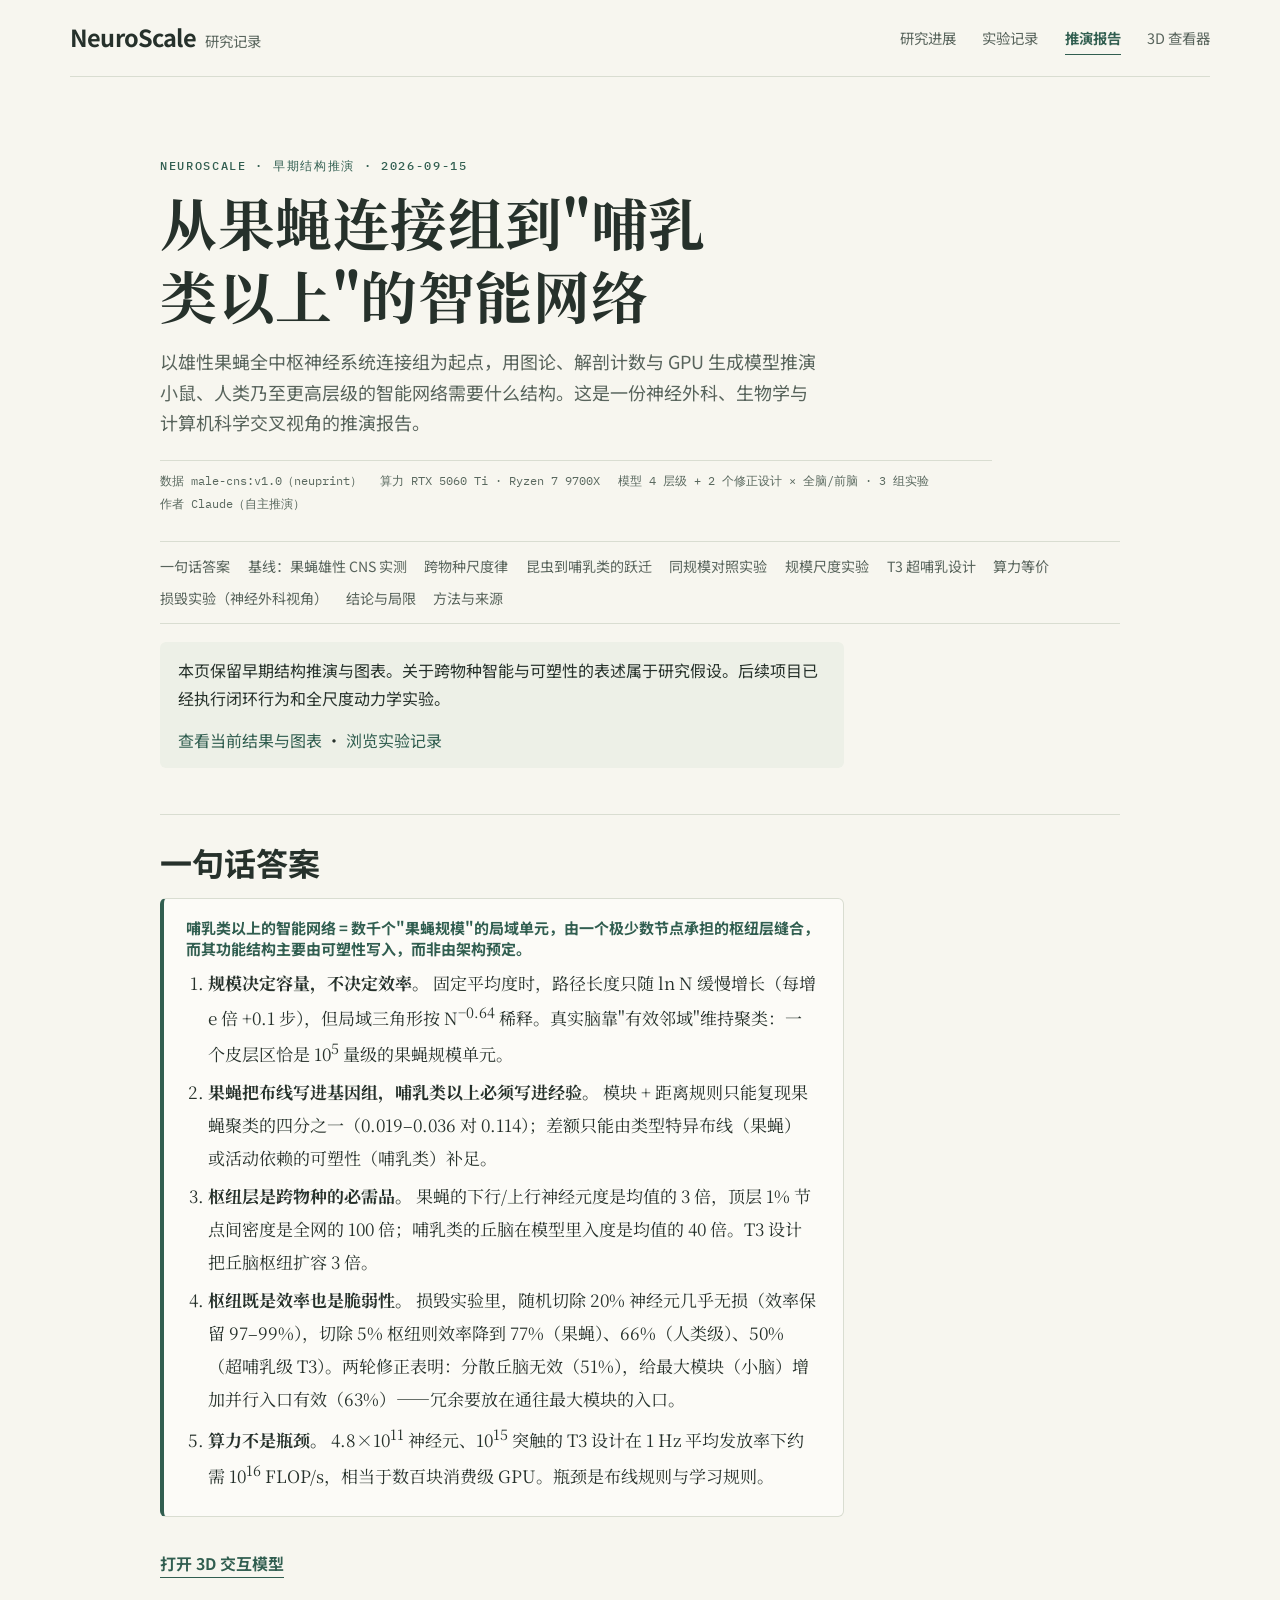
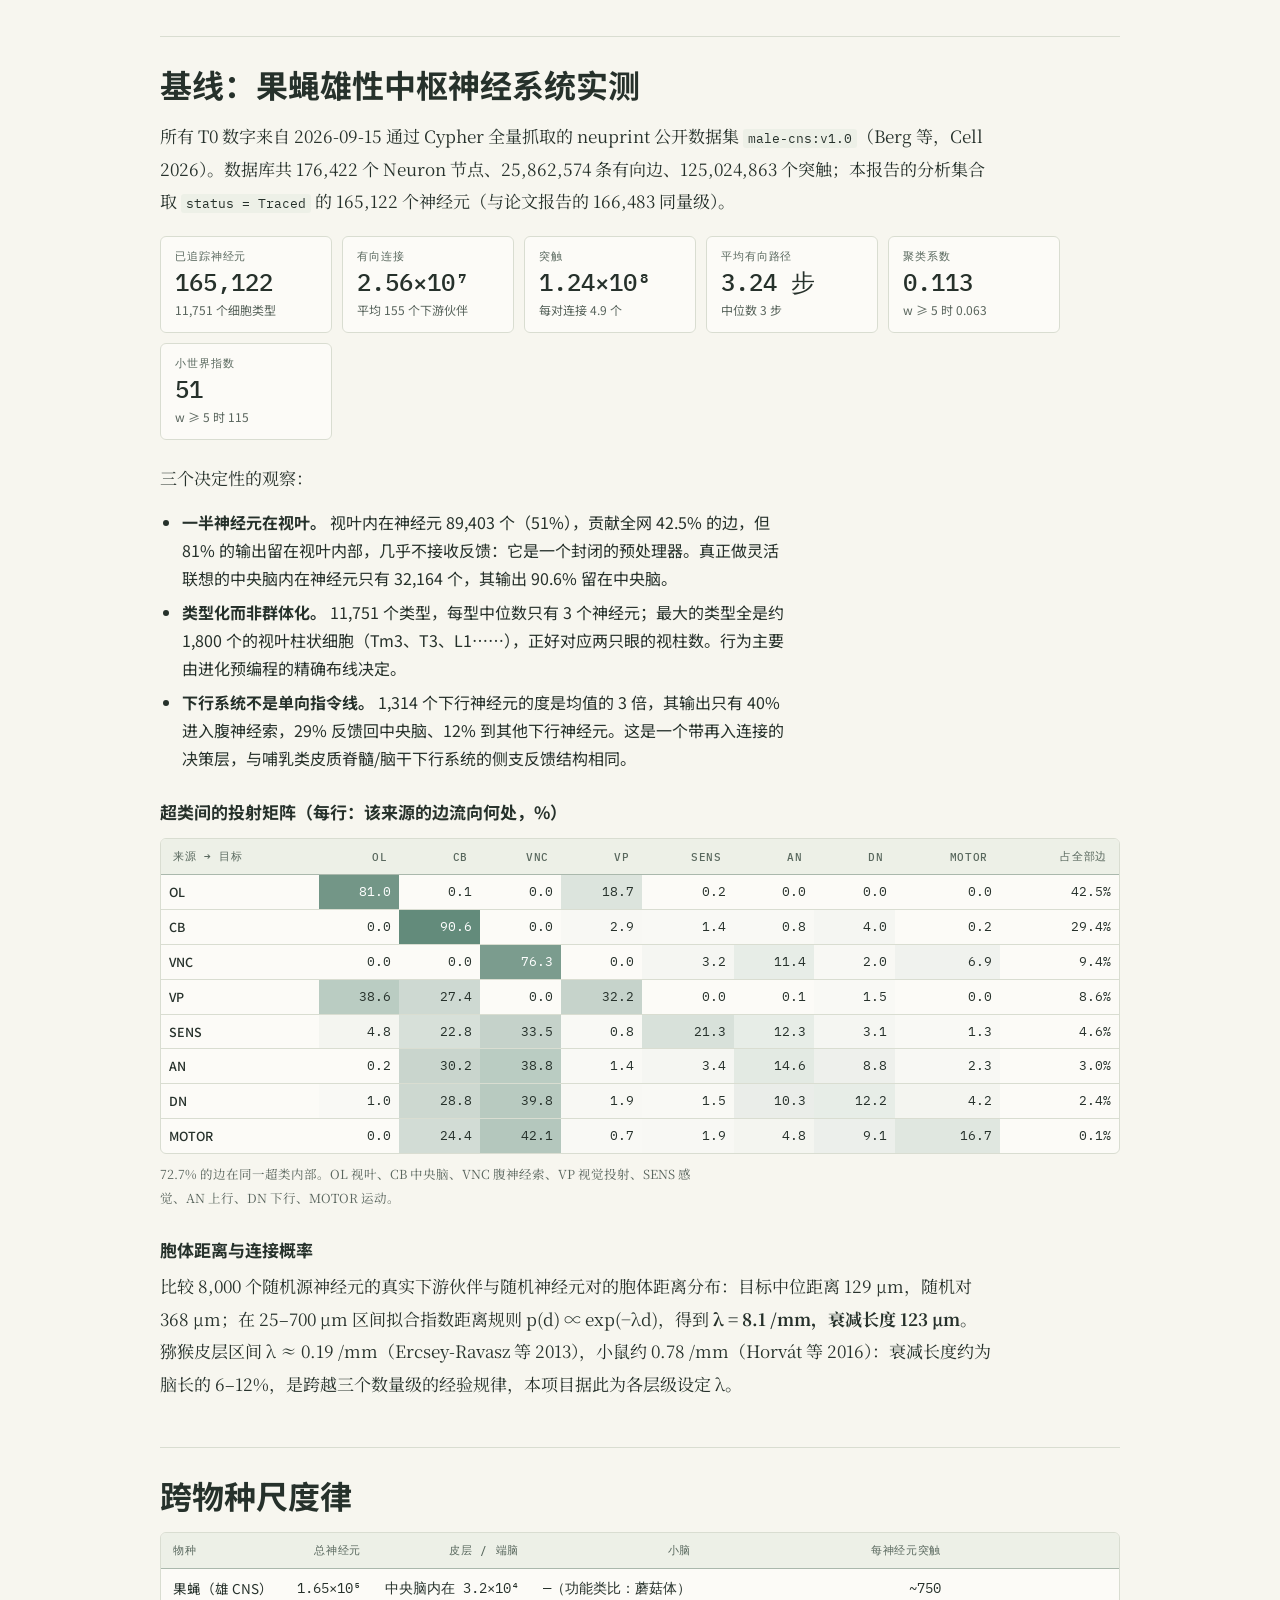
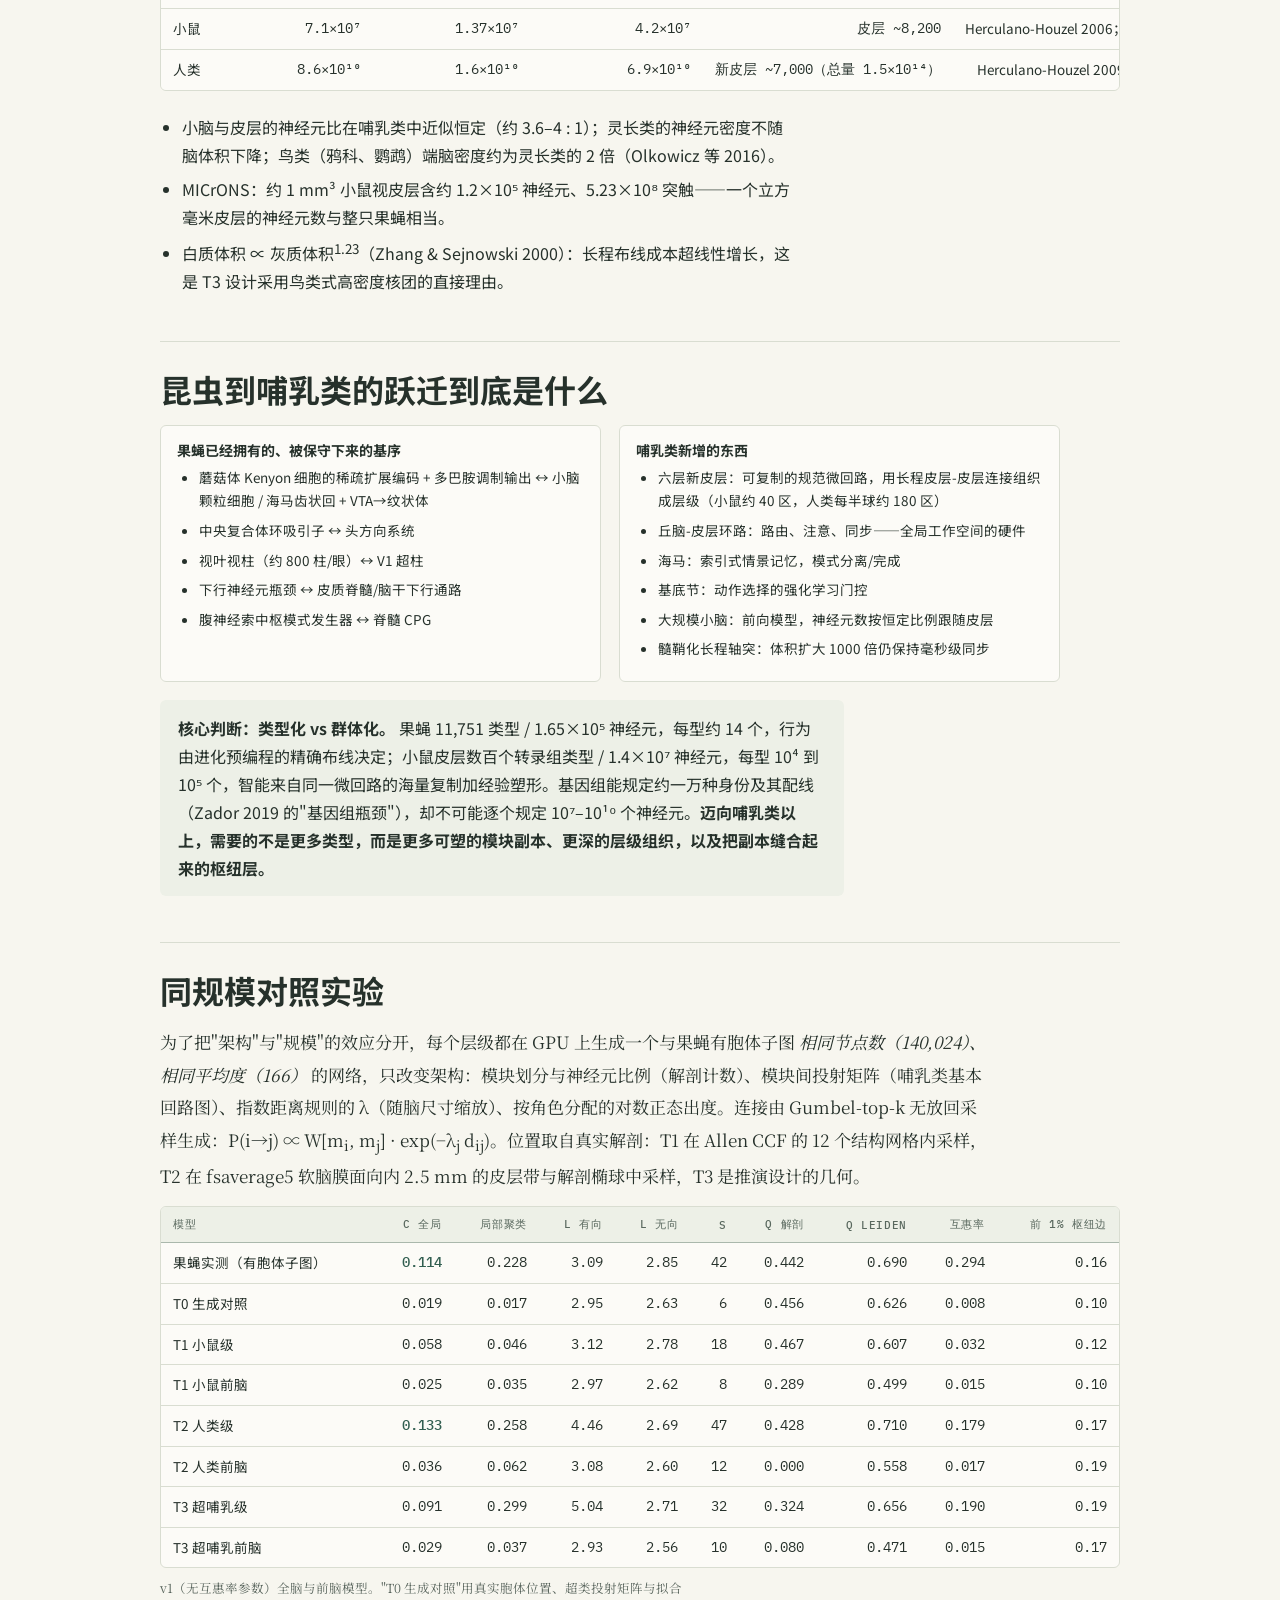
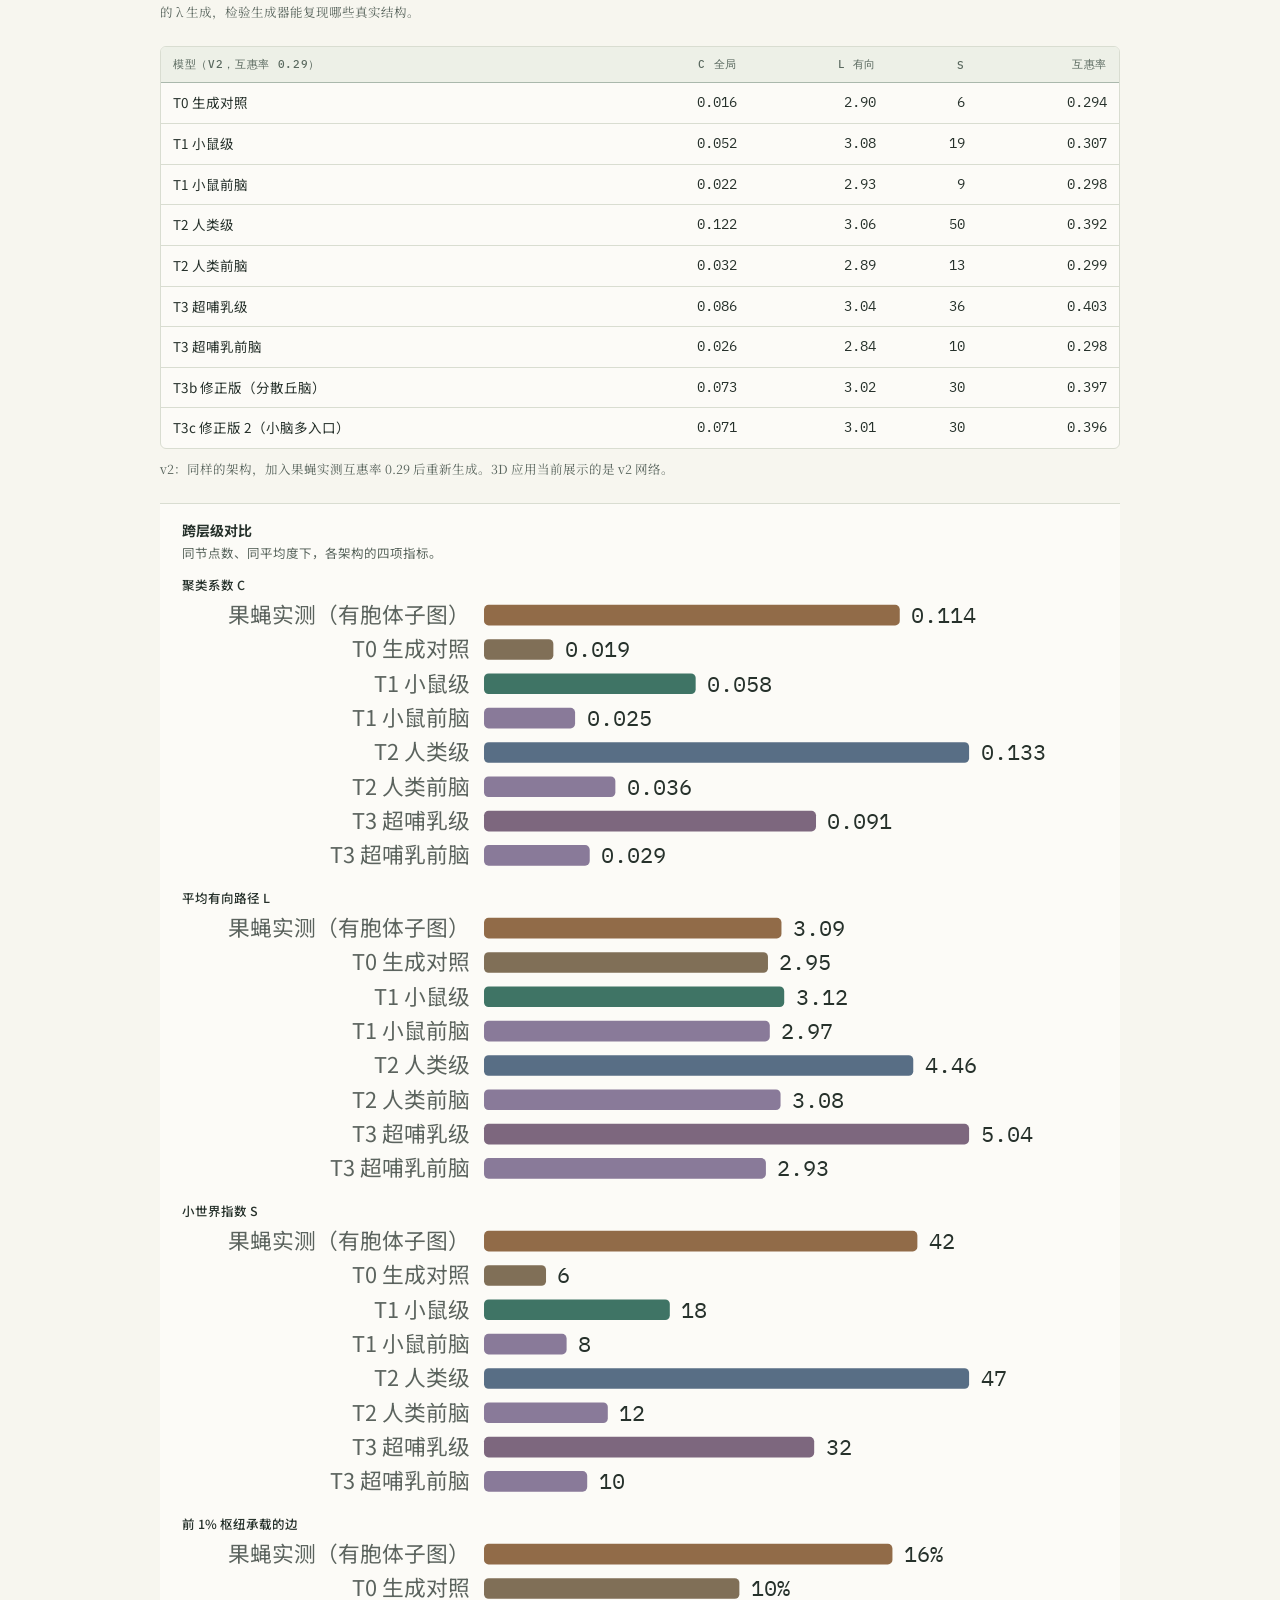
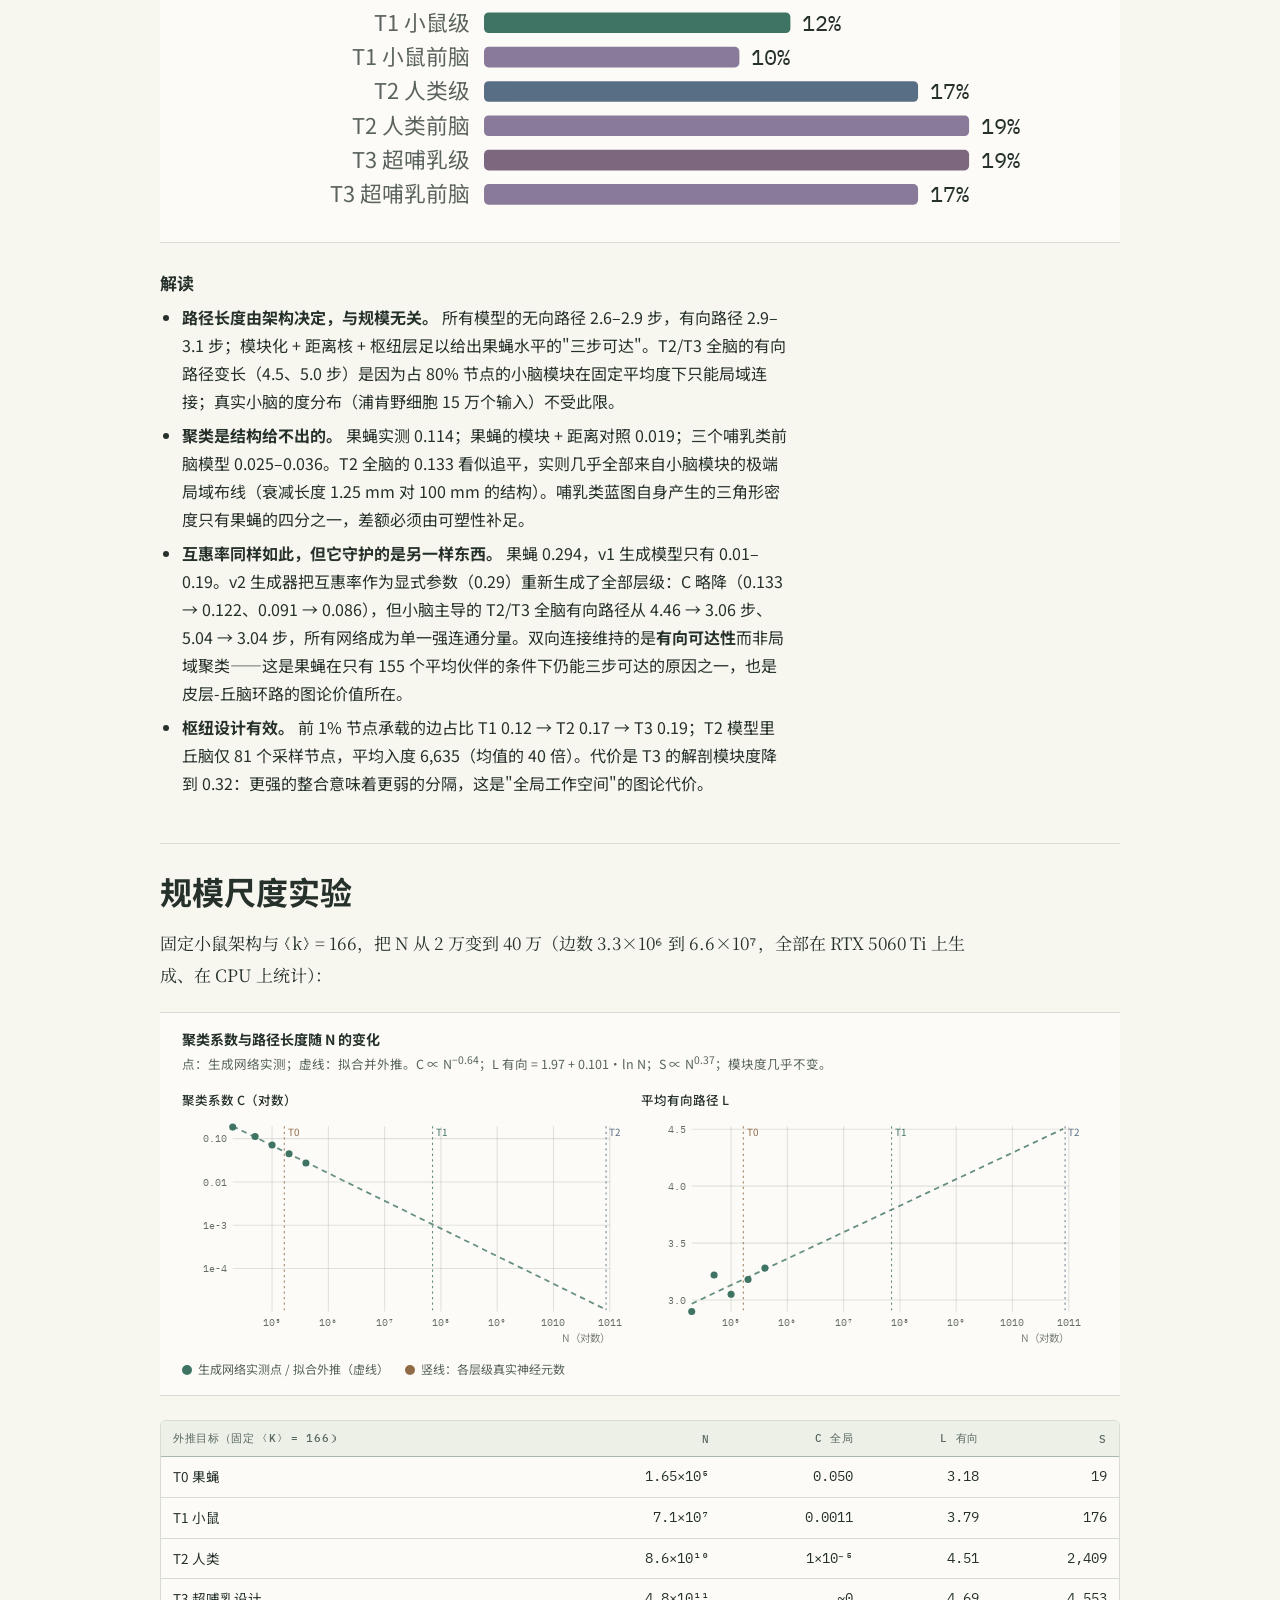
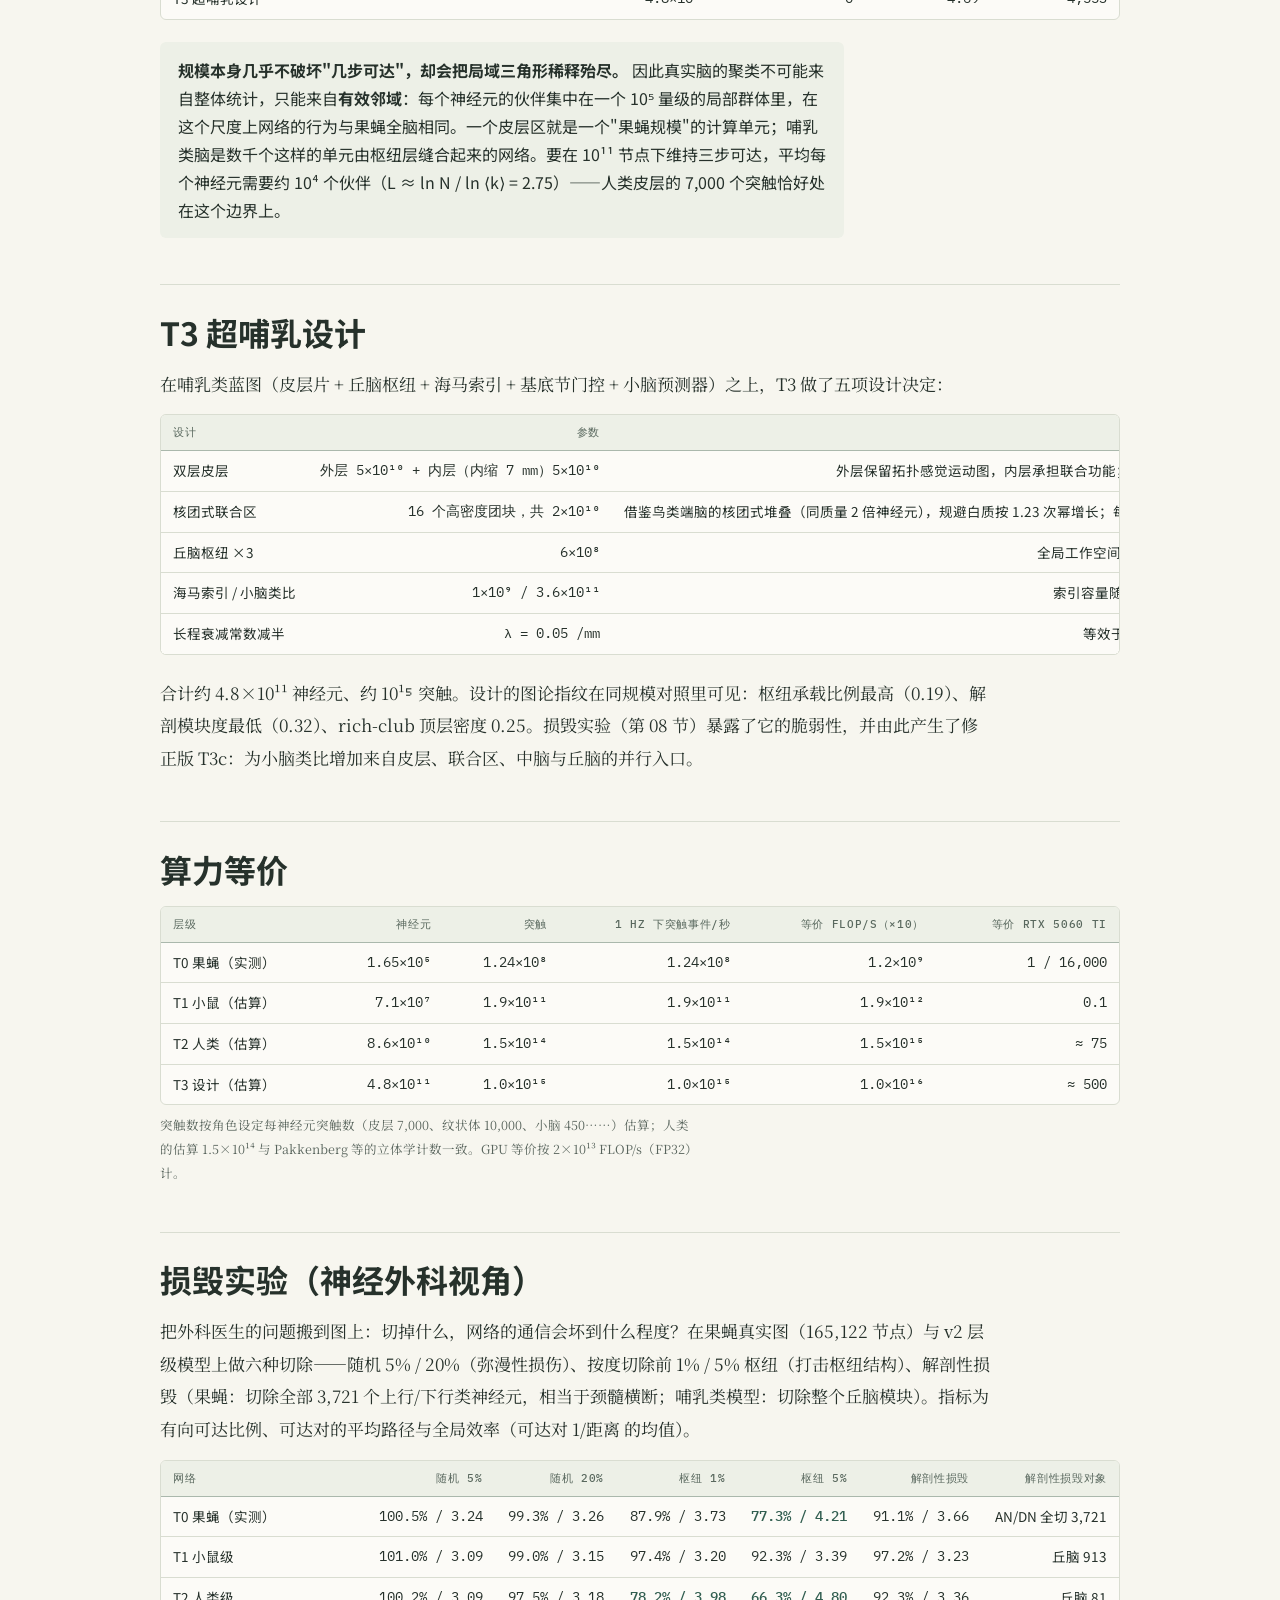
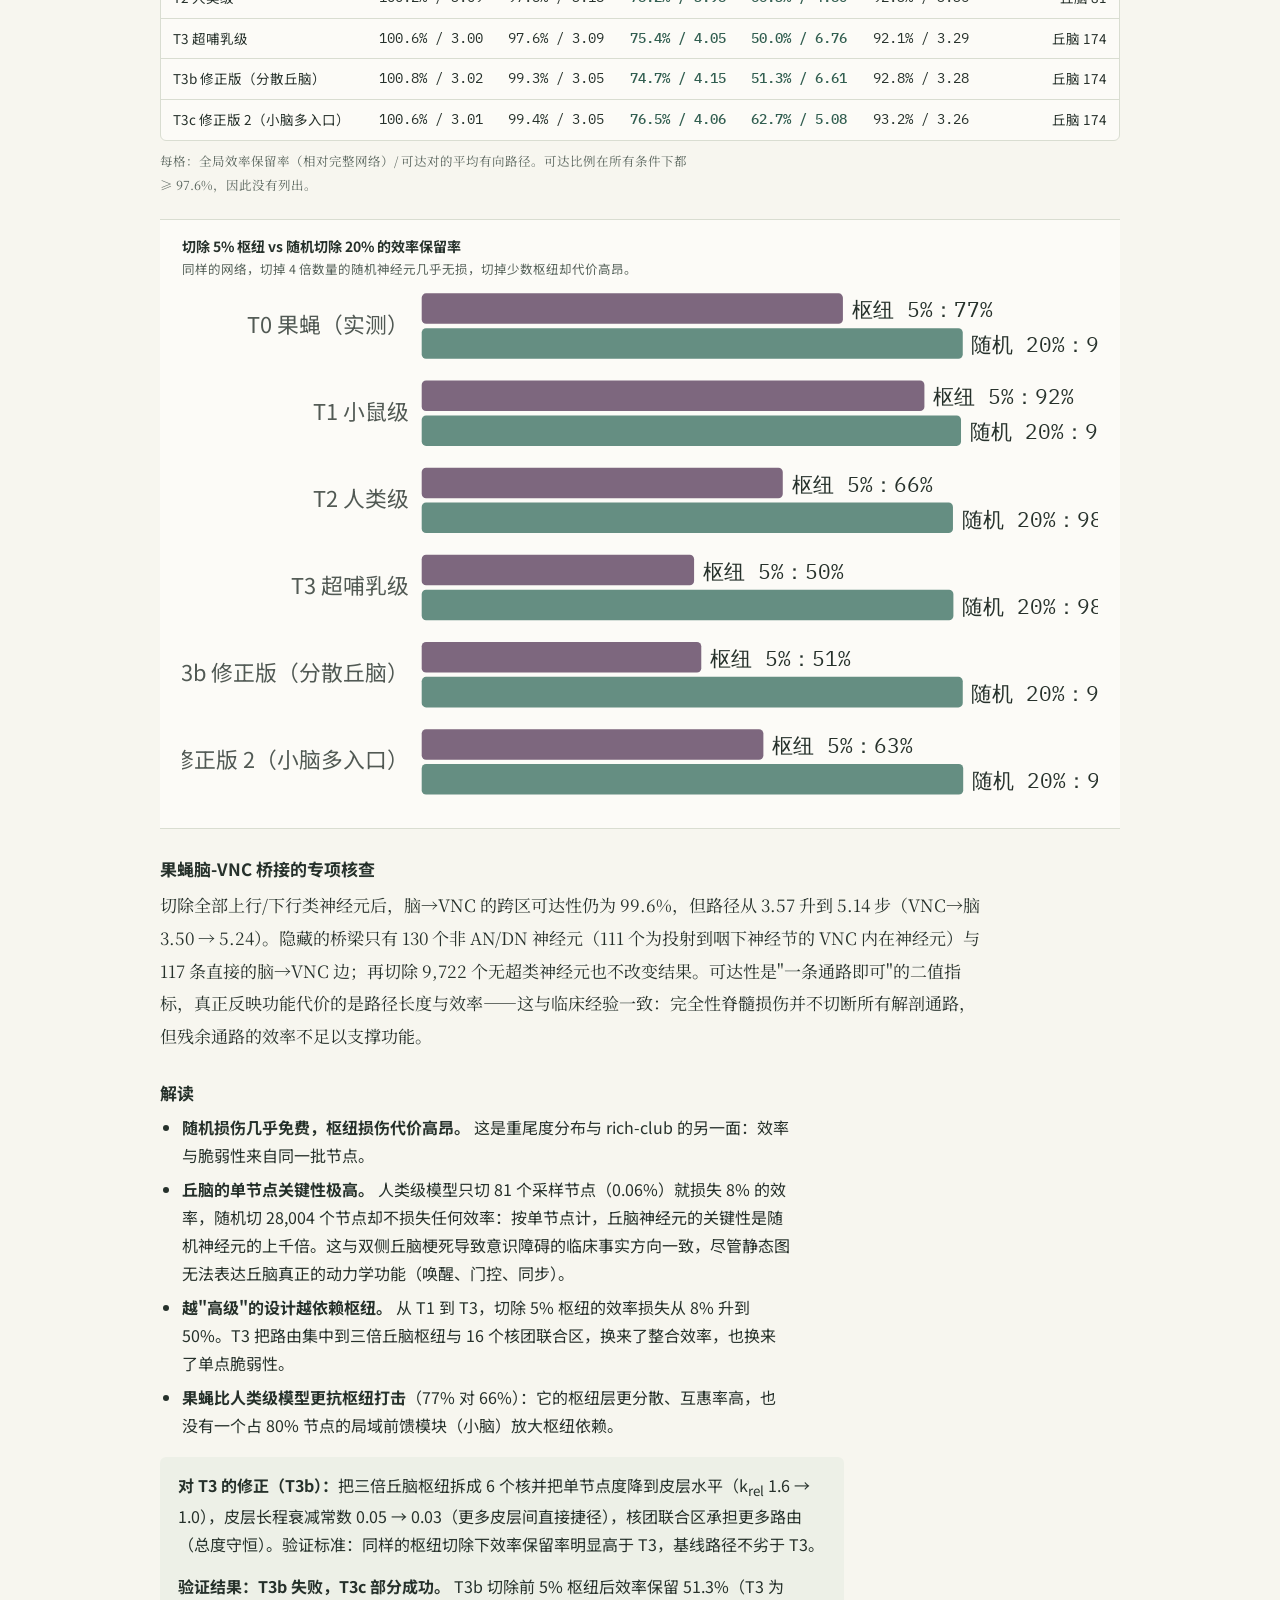
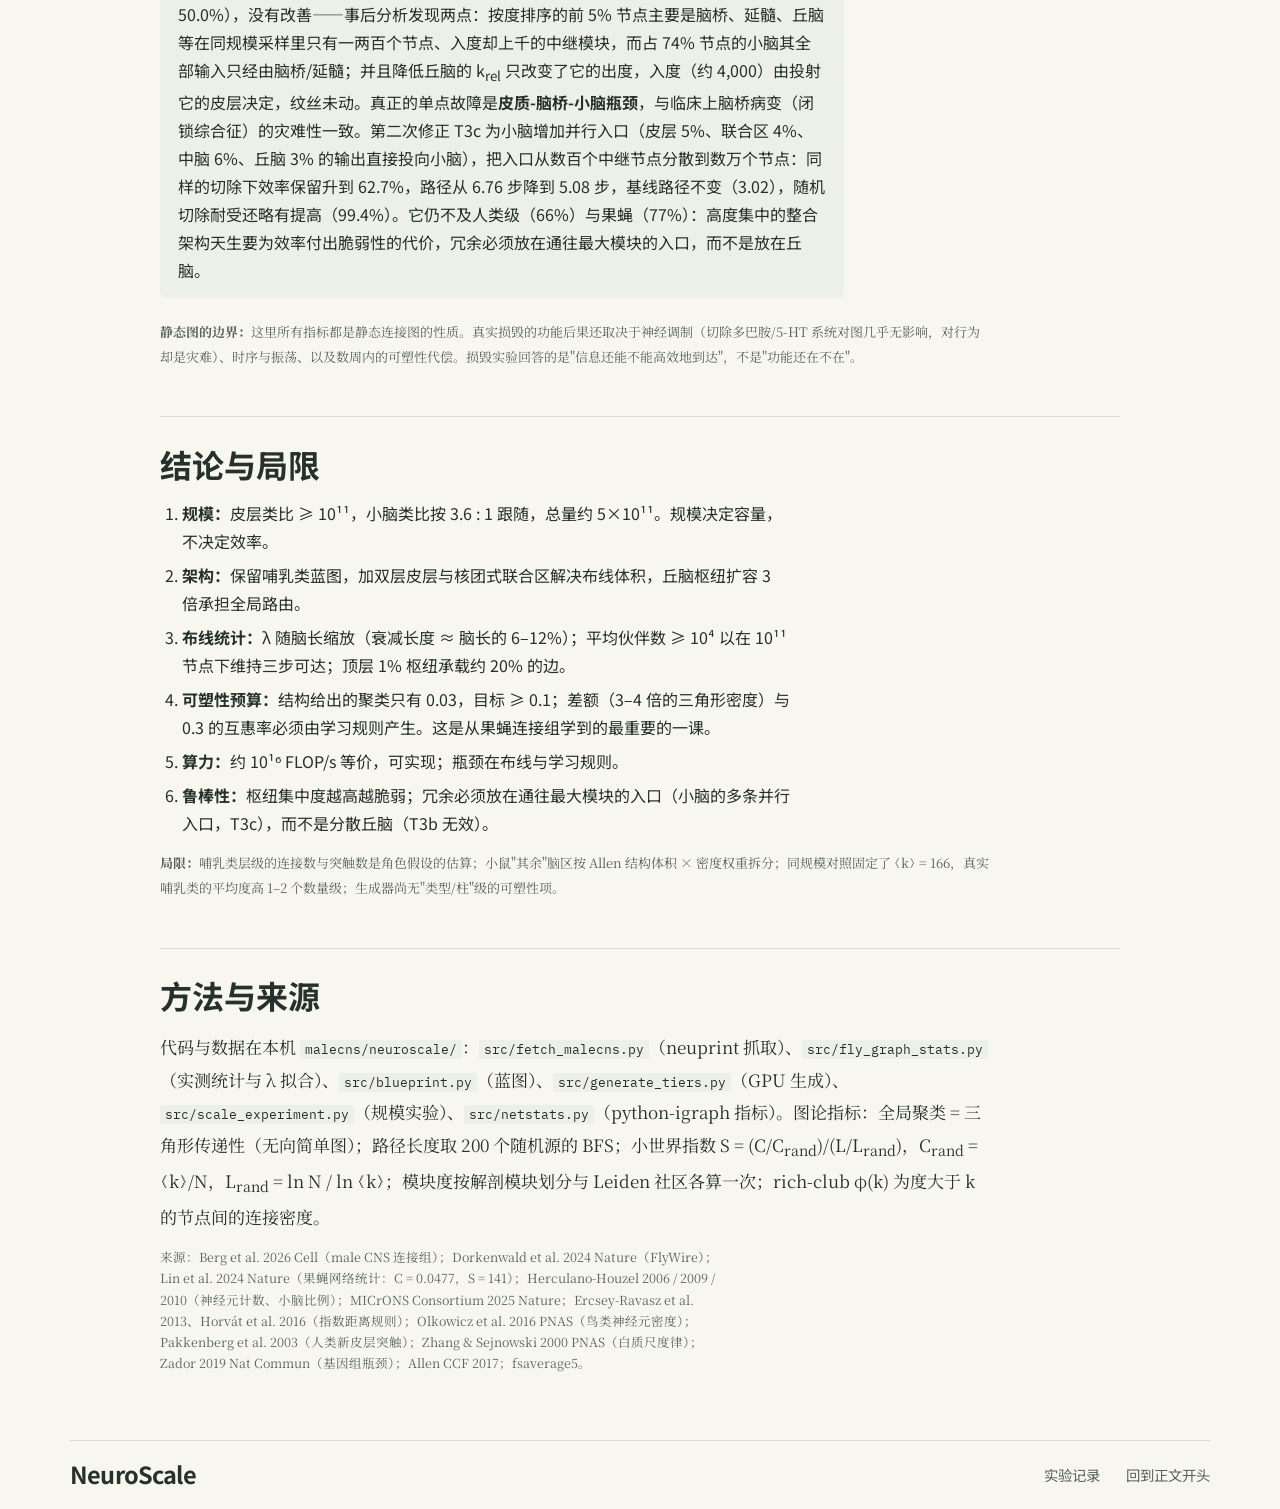
<file: report/index.html>
<!doctype html>
<html lang="zh-CN">
<head>
<meta name="viewport" content="width=device-width, initial-scale=1">
<meta name="theme-color" content="#f7f6ef">
<link rel="stylesheet" href="../site.css">
<meta charset="utf-8">
<title>NeuroScale 推演报告</title>
<meta name="description" content="从果蝇雄性中枢神经系统连接组推演哺乳类以上智能网络的完整报告：实测基线、跨物种尺度律、同规模对照实验、规模尺度律与超哺乳设计结论">
<link rel="preconnect" href="https://fonts.googleapis.com">
<link rel="stylesheet" href="https://fonts.googleapis.com/css2?family=IBM+Plex+Mono:wght@400;500&family=Noto+Sans+SC:wght@400;500;700&family=Noto+Serif+SC:wght@600;700&display=swap">
<style>
:root {
  --bg: var(--paper); --surface: var(--sheet); --surface2: var(--wash); --line: var(--rule); --line2: var(--rule-strong);
  --ink2: var(--muted); --ink3: #59685e; --accent-soft: var(--wash); --accent2: var(--accent);
  --t0: #916b48; --t1: #3f7465; --t2: #586e85; --t3: #7d677e; --ctrl: #806f57; --fb: #897a99;
  --font-ui: var(--sans); --font-display: var(--serif); --font-mono: var(--mono);
}
html{background:var(--bg)}
body{margin:0;background:var(--bg);color:var(--ink);font:16px/1.75 var(--font-ui);-webkit-font-smoothing:antialiased}
*{box-sizing:border-box}
a{color:var(--accent2);text-decoration:none;border-bottom:1px solid transparent}
a:hover{border-bottom-color:var(--accent2)}
a:focus-visible{outline:2px solid var(--accent2);outline-offset:2px}
.report-intro{max-width:52rem;padding-block:clamp(2.65rem,6.3vw,5.1rem) .5rem}
main{padding-bottom:3.2rem}
.toc{position:sticky;top:0;z-index:4;display:flex;flex-wrap:wrap;gap:.25rem 1.1rem;padding:.66rem 0;border-block:1px solid var(--line);background:var(--paper)}
.toc a{color:var(--ink2);font-size:.88rem;padding:.1rem 0;border:0;white-space:nowrap}
.toc a:hover{color:var(--accent);text-decoration:underline}
main{min-width:0}
.eyebrow{font:500 12px var(--font-mono);letter-spacing:.14em;text-transform:uppercase;color:var(--accent);margin:0 0 10px}
h1{font:700 clamp(2.15rem,5.15vw,3.55rem)/1.3 var(--font-display);margin:0 0 14px;text-wrap:balance;letter-spacing:.01em}
.lede{font-size:18px;line-height:1.7;color:var(--ink2);max-width:66ch;margin:0 0 22px}
.meta{display:flex;flex-wrap:wrap;gap:6px 18px;font:12px var(--font-mono);color:var(--ink3);padding:12px 0;border-top:1px solid var(--line);margin-bottom:.5rem}
h2{font:700 clamp(1.5rem,3vw,2rem)/1.4 var(--font-ui);margin:2.9rem 0 .8rem;padding-top:1.55rem;border-top:1px solid var(--line);scroll-margin-top:7.4rem}
h3{font:700 17px/1.4 var(--font-ui);margin:28px 0 8px}
main > p, .answer li{font:1.065rem/1.92 var(--serif)}
p{max-width:52rem;margin:0 0 14px}
ul,ol{max-width:70ch;padding-left:22px;margin:0 0 14px}
li{margin-bottom:6px}
strong{font-weight:700}
.answer{background:var(--surface);border:1px solid var(--line);border-left:4px solid var(--accent);border-radius:6px;padding:18px 22px;margin:0 0 28px;max-width:76ch}
.answer h3{margin:0 0 8px;font:700 15px var(--font-ui);color:var(--accent)}
.answer ol{margin:0}
.tiles{display:grid;grid-template-columns:repeat(auto-fit,minmax(150px,1fr));gap:10px;margin:18px 0 22px;max-width:900px}
.tile{background:var(--surface);border:1px solid var(--line);border-radius:6px;padding:12px 14px}
.tile .k{font:500 11px var(--font-mono);letter-spacing:.08em;text-transform:uppercase;color:var(--ink3)}
.tile .v{font:500 24px/1.2 var(--font-mono);margin:4px 0 2px;font-variant-numeric:tabular-nums}
.tile .s{font-size:12px;color:var(--ink2)}
.tblwrap{overflow-x:auto;margin:14px 0 22px;border:1px solid var(--line);border-radius:6px;background:var(--surface)}
table{border-collapse:collapse;width:100%;font-size:13.5px;font-variant-numeric:tabular-nums}
th{font:500 11px var(--font-mono);letter-spacing:.06em;text-transform:uppercase;color:var(--ink3);text-align:right;padding:10px 12px;border-bottom:1px solid var(--line2);white-space:nowrap;background:var(--surface2)}
th:first-child,td:first-child{text-align:left}
td{padding:8px 12px;border-bottom:1px solid var(--line);text-align:right;white-space:nowrap}
td.num{font-family:var(--font-mono)}
tr:last-child td{border-bottom:0}
td.hi{color:var(--accent);font-weight:500}
.cap{font-size:12.5px;color:var(--ink2);margin:-14px 0 22px;max-width:76ch}
figure{margin:1.25rem 0 1.5rem;background:var(--surface);border-block:1px solid var(--line);padding:1rem clamp(.75rem,2.3vw,1.4rem)}
figure h4{margin:0 0 2px;font:700 14px var(--font-ui)}
figure .fc{font-size:12.5px;color:var(--ink2);margin:0 0 10px}
figure svg{width:100%;height:auto;display:block}
.lg{display:flex;flex-wrap:wrap;gap:4px 16px;font-size:12px;color:var(--ink2);margin-top:6px}
.lg span::before{content:"";display:inline-block;width:10px;height:10px;border-radius:50%;background:var(--c);margin-right:6px;vertical-align:-1px}
.heat td{padding:6px 8px;font-family:var(--font-mono);font-size:12.5px}
.heat td.rowh{font-family:var(--font-ui);text-align:left;font-weight:500}
.callout{background:var(--accent-soft);border-radius:6px;padding:14px 18px;margin:18px 0 22px;max-width:76ch}
.callout p:last-child{margin:0}
.two{display:grid;grid-template-columns:1fr 1fr;gap:18px;max-width:900px}
.card{background:var(--surface);border:1px solid var(--line);border-radius:6px;padding:14px 16px}
.card h4{margin:0 0 6px;font:700 14px var(--font-ui)}
.card p,.card ul{font-size:13.5px;margin-bottom:6px}
.small{font-size:13px;color:var(--ink2)}
.src{font-size:12.5px;color:var(--ink3);line-height:1.7;max-width:80ch}
code{font:13px var(--font-mono);background:var(--surface2);padding:1px 5px;border-radius:3px}
.btn{display:inline-block;color:var(--accent);font-weight:650;border-bottom:1px solid;margin:.25rem 0 .75rem}
.btn:hover{color:var(--accent-hover);text-decoration:underline}
@media (max-width:740px){.two{grid-template-columns:1fr}.toc{position:static}h2{scroll-margin-top:1rem}}
@media (prefers-reduced-motion:reduce){*{transition:none!important}}
</style>

</head>
<body>
<a class="skip-link" href="#main">跳到正文</a>
<header class="site-header"><div class="site-frame">
<a class="wordmark" href="../research/"><strong>NeuroScale</strong><span>研究记录</span></a>
<nav class="site-nav" aria-label="站点导航"><a href="../research/">研究进展</a> <a href="../research/records/">实验记录</a> <a href="../report/" aria-current="page">推演报告</a> <a href="../">3D 查看器</a></nav>
</div></header>
<main class="article-frame" id="main">
<header class="report-intro">
<p class="eyebrow">NeuroScale · 早期结构推演 · 2026-09-15</p>
<h1>从果蝇连接组到"哺乳类以上"的智能网络</h1>
<p class="lede">以雄性果蝇全中枢神经系统连接组为起点，用图论、解剖计数与 GPU 生成模型推演小鼠、人类乃至更高层级的智能网络需要什么结构。这是一份神经外科、生物学与计算机科学交叉视角的推演报告。</p>
<div class="meta"><span>数据 male-cns:v1.0（neuprint）</span><span>算力 RTX 5060 Ti · Ryzen 7 9700X</span><span>模型 4 层级 + 2 个修正设计 × 全脑/前脑 · 3 组实验</span><span>作者 Claude（自主推演）</span></div>

</header>
<nav class="toc" aria-label="目录">
  <a href="#s0">一句话答案</a>
  <a href="#s1">基线：果蝇雄性 CNS 实测</a>
  <a href="#s2">跨物种尺度律</a>
  <a href="#s3">昆虫到哺乳类的跃迁</a>
  <a href="#s4">同规模对照实验</a>
  <a href="#s5">规模尺度实验</a>
  <a href="#s6">T3 超哺乳设计</a>
  <a href="#s7">算力等价</a>
  <a href="#s8">损毁实验（神经外科视角）</a>
  <a href="#s8b">结论与局限</a>
  <a href="#s9">方法与来源</a>
</nav>
<aside class="callout" aria-label="后续研究"><p>本页保留早期结构推演与图表。关于跨物种智能与可塑性的表述属于研究假设。后续项目已经执行闭环行为和全尺度动力学实验。</p><p><a href="../research/">查看当前结果与图表</a> · <a href="../research/records/">浏览实验记录</a></p></aside>

<h2 id="s0">一句话答案</h2>
<div class="answer">
<h3>哺乳类以上的智能网络 = 数千个"果蝇规模"的局域单元，由一个极少数节点承担的枢纽层缝合，而其功能结构主要由可塑性写入，而非由架构预定。</h3>
<ol>
<li><strong>规模决定容量，不决定效率。</strong> 固定平均度时，路径长度只随 ln N 缓慢增长（每增 e 倍 +0.1 步），但局域三角形按 N<sup>−0.64</sup> 稀释。真实脑靠"有效邻域"维持聚类：一个皮层区恰是 10<sup>5</sup> 量级的果蝇规模单元。</li>
<li><strong>果蝇把布线写进基因组，哺乳类以上必须写进经验。</strong> 模块 + 距离规则只能复现果蝇聚类的四分之一（0.019–0.036 对 0.114）；差额只能由类型特异布线（果蝇）或活动依赖的可塑性（哺乳类）补足。</li>
<li><strong>枢纽层是跨物种的必需品。</strong> 果蝇的下行/上行神经元度是均值的 3 倍，顶层 1% 节点间密度是全网的 100 倍；哺乳类的丘脑在模型里入度是均值的 40 倍。T3 设计把丘脑枢纽扩容 3 倍。</li>
<li><strong>枢纽既是效率也是脆弱性。</strong> 损毁实验里，随机切除 20% 神经元几乎无损（效率保留 97–99%），切除 5% 枢纽则效率降到 77%（果蝇）、66%（人类级）、50%（超哺乳级 T3）。两轮修正表明：分散丘脑无效（51%），给最大模块（小脑）增加并行入口有效（63%）——冗余要放在通往最大模块的入口。</li>
<li><strong>算力不是瓶颈。</strong> 4.8×10<sup>11</sup> 神经元、10<sup>15</sup> 突触的 T3 设计在 1 Hz 平均发放率下约需 10<sup>16</sup> FLOP/s，相当于数百块消费级 GPU。瓶颈是布线规则与学习规则。</li>
</ol>
</div>
<a class="btn" href="../">打开 3D 交互模型</a>

<h2 id="s1">基线：果蝇雄性中枢神经系统实测</h2>
<p>所有 T0 数字来自 2026-09-15 通过 Cypher 全量抓取的 neuprint 公开数据集 <code>male-cns:v1.0</code>（Berg 等，Cell 2026）。数据库共 176,422 个 Neuron 节点、25,862,574 条有向边、125,024,863 个突触；本报告的分析集合取 <code>status = Traced</code> 的 165,122 个神经元（与论文报告的 166,483 同量级）。</p>
<div class="tiles">
<div class="tile"><div class="k">已追踪神经元</div><div class="v">165,122</div><div class="s">11,751 个细胞类型</div></div>
<div class="tile"><div class="k">有向连接</div><div class="v">2.56×10⁷</div><div class="s">平均 155 个下游伙伴</div></div>
<div class="tile"><div class="k">突触</div><div class="v">1.24×10⁸</div><div class="s">每对连接 4.9 个</div></div>
<div class="tile"><div class="k">平均有向路径</div><div class="v">3.24 步</div><div class="s">中位数 3 步</div></div>
<div class="tile"><div class="k">聚类系数</div><div class="v">0.113</div><div class="s">w ≥ 5 时 0.063</div></div>
<div class="tile"><div class="k">小世界指数</div><div class="v">51</div><div class="s">w ≥ 5 时 115</div></div>
</div>
<p>三个决定性的观察：</p>
<ul>
<li><strong>一半神经元在视叶。</strong> 视叶内在神经元 89,403 个（51%），贡献全网 42.5% 的边，但 81% 的输出留在视叶内部，几乎不接收反馈：它是一个封闭的预处理器。真正做灵活联想的中央脑内在神经元只有 32,164 个，其输出 90.6% 留在中央脑。</li>
<li><strong>类型化而非群体化。</strong> 11,751 个类型，每型中位数只有 3 个神经元；最大的类型全是约 1,800 个的视叶柱状细胞（Tm3、T3、L1……），正好对应两只眼的视柱数。行为主要由进化预编程的精确布线决定。</li>
<li><strong>下行系统不是单向指令线。</strong> 1,314 个下行神经元的度是均值的 3 倍，其输出只有 40% 进入腹神经索，29% 反馈回中央脑、12% 到其他下行神经元。这是一个带再入连接的决策层，与哺乳类皮质脊髓/脑干下行系统的侧支反馈结构相同。</li>
</ul>
<h3>超类间的投射矩阵（每行：该来源的边流向何处，%）</h3>
<div class="tblwrap"><table class="heat" id="heat"></table></div>
<p class="cap">72.7% 的边在同一超类内部。OL 视叶、CB 中央脑、VNC 腹神经索、VP 视觉投射、SENS 感觉、AN 上行、DN 下行、MOTOR 运动。</p>
<h3>胞体距离与连接概率</h3>
<p>比较 8,000 个随机源神经元的真实下游伙伴与随机神经元对的胞体距离分布：目标中位距离 129 µm，随机对 368 µm；在 25–700 µm 区间拟合指数距离规则 p(d) ∝ exp(−λd)，得到 <strong>λ = 8.1 /mm，衰减长度 123 µm</strong>。猕猴皮层区间 λ ≈ 0.19 /mm（Ercsey-Ravasz 等 2013），小鼠约 0.78 /mm（Horvát 等 2016）：衰减长度约为脑长的 6–12%，是跨越三个数量级的经验规律，本项目据此为各层级设定 λ。</p>

<h2 id="s2">跨物种尺度律</h2>
<div class="tblwrap"><table>
<tr><th>物种</th><th>总神经元</th><th>皮层 / 端脑</th><th>小脑</th><th>每神经元突触</th><th>来源</th></tr>
<tr><td>果蝇（雄 CNS）</td><td class="num">1.65×10⁵</td><td class="num">中央脑内在 3.2×10⁴</td><td class="num">—（功能类比：蘑菇体）</td><td class="num">~750</td><td>Berg et al. 2026</td></tr>
<tr><td>小鼠</td><td class="num">7.1×10⁷</td><td class="num">1.37×10⁷</td><td class="num">4.2×10⁷</td><td class="num">皮层 ~8,200</td><td>Herculano-Houzel 2006；Schüz &amp; Palm 1989</td></tr>
<tr><td>人类</td><td class="num">8.6×10¹⁰</td><td class="num">1.6×10¹⁰</td><td class="num">6.9×10¹⁰</td><td class="num">新皮层 ~7,000（总量 1.5×10¹⁴）</td><td>Herculano-Houzel 2009；Pakkenberg 2003</td></tr>
</table></div>
<ul>
<li>小脑与皮层的神经元比在哺乳类中近似恒定（约 3.6–4 : 1）；灵长类的神经元密度不随脑体积下降；鸟类（鸦科、鹦鹉）端脑密度约为灵长类的 2 倍（Olkowicz 等 2016）。</li>
<li>MICrONS：约 1 mm³ 小鼠视皮层含约 1.2×10⁵ 神经元、5.23×10⁸ 突触——一个立方毫米皮层的神经元数与整只果蝇相当。</li>
<li>白质体积 ∝ 灰质体积<sup>1.23</sup>（Zhang &amp; Sejnowski 2000）：长程布线成本超线性增长，这是 T3 设计采用鸟类式高密度核团的直接理由。</li>
</ul>

<h2 id="s3">昆虫到哺乳类的跃迁到底是什么</h2>
<div class="two">
<div class="card"><h4>果蝇已经拥有的、被保守下来的基序</h4><ul>
<li>蘑菇体 Kenyon 细胞的稀疏扩展编码 + 多巴胺调制输出 ↔ 小脑颗粒细胞 / 海马齿状回 + VTA→纹状体</li>
<li>中央复合体环吸引子 ↔ 头方向系统</li>
<li>视叶视柱（约 800 柱/眼）↔ V1 超柱</li>
<li>下行神经元瓶颈 ↔ 皮质脊髓/脑干下行通路</li>
<li>腹神经索中枢模式发生器 ↔ 脊髓 CPG</li></ul></div>
<div class="card"><h4>哺乳类新增的东西</h4><ul>
<li>六层新皮层：可复制的规范微回路，用长程皮层-皮层连接组织成层级（小鼠约 40 区，人类每半球约 180 区）</li>
<li>丘脑-皮层环路：路由、注意、同步——全局工作空间的硬件</li>
<li>海马：索引式情景记忆，模式分离/完成</li>
<li>基底节：动作选择的强化学习门控</li>
<li>大规模小脑：前向模型，神经元数按恒定比例跟随皮层</li>
<li>髓鞘化长程轴突：体积扩大 1000 倍仍保持毫秒级同步</li></ul></div>
</div>
<div class="callout"><p><strong>核心判断：类型化 vs 群体化。</strong> 果蝇 11,751 类型 / 1.65×10⁵ 神经元，每型约 14 个，行为由进化预编程的精确布线决定；小鼠皮层数百个转录组类型 / 1.4×10⁷ 神经元，每型 10⁴ 到 10⁵ 个，智能来自同一微回路的海量复制加经验塑形。基因组能规定约一万种身份及其配线（Zador 2019 的"基因组瓶颈"），却不可能逐个规定 10⁷–10¹⁰ 个神经元。<strong>迈向哺乳类以上，需要的不是更多类型，而是更多可塑的模块副本、更深的层级组织，以及把副本缝合起来的枢纽层。</strong></p></div>

<h2 id="s4">同规模对照实验</h2>
<p>为了把"架构"与"规模"的效应分开，每个层级都在 GPU 上生成一个与果蝇有胞体子图 <em>相同节点数（140,024）、相同平均度（166）</em> 的网络，只改变架构：模块划分与神经元比例（解剖计数）、模块间投射矩阵（哺乳类基本回路图）、指数距离规则的 λ（随脑尺寸缩放）、按角色分配的对数正态出度。连接由 Gumbel-top-k 无放回采样生成：P(i→j) ∝ W[m<sub>i</sub>, m<sub>j</sub>] · exp(−λ<sub>j</sub> d<sub>ij</sub>)。位置取自真实解剖：T1 在 Allen CCF 的 12 个结构网格内采样，T2 在 fsaverage5 软脑膜面向内 2.5 mm 的皮层带与解剖椭球中采样，T3 是推演设计的几何。</p>
<div class="tblwrap"><table id="cmp"></table></div>
<p class="cap">v1（无互惠率参数）全脑与前脑模型。"T0 生成对照"用真实胞体位置、超类投射矩阵与拟合的 λ 生成，检验生成器能复现哪些真实结构。</p>
<div class="tblwrap"><table id="cmp2"></table></div>
<p class="cap">v2：同样的架构，加入果蝇实测互惠率 0.29 后重新生成。3D 应用当前展示的是 v2 网络。</p>
<figure><h4>跨层级对比</h4><p class="fc">同节点数、同平均度下，各架构的四项指标。</p><div id="figCmp"></div></figure>
<h3>解读</h3>
<ul>
<li><strong>路径长度由架构决定，与规模无关。</strong> 所有模型的无向路径 2.6–2.9 步，有向路径 2.9–3.1 步；模块化 + 距离核 + 枢纽层足以给出果蝇水平的"三步可达"。T2/T3 全脑的有向路径变长（4.5、5.0 步）是因为占 80% 节点的小脑模块在固定平均度下只能局域连接；真实小脑的度分布（浦肯野细胞 15 万个输入）不受此限。</li>
<li><strong>聚类是结构给不出的。</strong> 果蝇实测 0.114；果蝇的模块 + 距离对照 0.019；三个哺乳类前脑模型 0.025–0.036。T2 全脑的 0.133 看似追平，实则几乎全部来自小脑模块的极端局域布线（衰减长度 1.25 mm 对 100 mm 的结构）。哺乳类蓝图自身产生的三角形密度只有果蝇的四分之一，差额必须由可塑性补足。</li>
<li><strong>互惠率同样如此，但它守护的是另一样东西。</strong> 果蝇 0.294，v1 生成模型只有 0.01–0.19。v2 生成器把互惠率作为显式参数（0.29）重新生成了全部层级：C 略降（0.133 → 0.122、0.091 → 0.086），但小脑主导的 T2/T3 全脑有向路径从 4.46 → 3.06 步、5.04 → 3.04 步，所有网络成为单一强连通分量。双向连接维持的是<strong>有向可达性</strong>而非局域聚类——这是果蝇在只有 155 个平均伙伴的条件下仍能三步可达的原因之一，也是皮层-丘脑环路的图论价值所在。</li>
<li><strong>枢纽设计有效。</strong> 前 1% 节点承载的边占比 T1 0.12 → T2 0.17 → T3 0.19；T2 模型里丘脑仅 81 个采样节点，平均入度 6,635（均值的 40 倍）。代价是 T3 的解剖模块度降到 0.32：更强的整合意味着更弱的分隔，这是"全局工作空间"的图论代价。</li>
</ul>

<h2 id="s5">规模尺度实验</h2>
<p>固定小鼠架构与 ⟨k⟩ = 166，把 N 从 2 万变到 40 万（边数 3.3×10⁶ 到 6.6×10⁷，全部在 RTX 5060 Ti 上生成、在 CPU 上统计）：</p>
<figure><h4>聚类系数与路径长度随 N 的变化</h4><p class="fc">点：生成网络实测；虚线：拟合并外推。C ∝ N<sup>−0.64</sup>；L 有向 = 1.97 + 0.101·ln N；S ∝ N<sup>0.37</sup>；模块度几乎不变。</p><div id="figScale"></div></figure>
<div class="tblwrap"><table>
<tr><th>外推目标（固定 ⟨k⟩ = 166）</th><th>N</th><th>C 全局</th><th>L 有向</th><th>S</th></tr>
<tr><td>T0 果蝇</td><td class="num">1.65×10⁵</td><td class="num">0.050</td><td class="num">3.18</td><td class="num">19</td></tr>
<tr><td>T1 小鼠</td><td class="num">7.1×10⁷</td><td class="num">0.0011</td><td class="num">3.79</td><td class="num">176</td></tr>
<tr><td>T2 人类</td><td class="num">8.6×10¹⁰</td><td class="num">1×10⁻⁵</td><td class="num">4.51</td><td class="num">2,409</td></tr>
<tr><td>T3 超哺乳设计</td><td class="num">4.8×10¹¹</td><td class="num">~0</td><td class="num">4.69</td><td class="num">4,553</td></tr>
</table></div>
<div class="callout"><p><strong>规模本身几乎不破坏"几步可达"，却会把局域三角形稀释殆尽。</strong> 因此真实脑的聚类不可能来自整体统计，只能来自<strong>有效邻域</strong>：每个神经元的伙伴集中在一个 10⁵ 量级的局部群体里，在这个尺度上网络的行为与果蝇全脑相同。一个皮层区就是一个"果蝇规模"的计算单元；哺乳类脑是数千个这样的单元由枢纽层缝合起来的网络。要在 10¹¹ 节点下维持三步可达，平均每个神经元需要约 10⁴ 个伙伴（L ≈ ln N / ln ⟨k⟩ = 2.75）——人类皮层的 7,000 个突触恰好处在这个边界上。</p></div>

<h2 id="s6">T3 超哺乳设计</h2>
<p>在哺乳类蓝图（皮层片 + 丘脑枢纽 + 海马索引 + 基底节门控 + 小脑预测器）之上，T3 做了五项设计决定：</p>
<div class="tblwrap"><table>
<tr><th>设计</th><th>参数</th><th>理由</th></tr>
<tr><td>双层皮层</td><td class="num">外层 5×10¹⁰ + 内层（内缩 7 mm）5×10¹⁰</td><td>外层保留拓扑感觉运动图，内层承担联合功能；联合区比例从人类的约 70% 提到 85%</td></tr>
<tr><td>核团式联合区</td><td class="num">16 个高密度团块，共 2×10¹⁰</td><td>借鉴鸟类端脑的核团式堆叠（同质量 2 倍神经元），规避白质按 1.23 次幂增长；每个团块就是一个独立的"果蝇规模"单元</td></tr>
<tr><td>丘脑枢纽 ×3</td><td class="num">6×10⁸</td><td>全局工作空间硬件；模型中前 1% 枢纽承载 19% 的边</td></tr>
<tr><td>海马索引 / 小脑类比</td><td class="num">1×10⁹ / 3.6×10¹¹</td><td>索引容量随皮层等比扩容；小脑按 3.6 : 1 跟随皮层</td></tr>
<tr><td>长程衰减常数减半</td><td class="num">λ = 0.05 /mm</td><td>等效于更快传导与更密的枢纽层，维持短路径</td></tr>
</table></div>
<p>合计约 4.8×10¹¹ 神经元、约 10¹⁵ 突触。设计的图论指纹在同规模对照里可见：枢纽承载比例最高（0.19）、解剖模块度最低（0.32）、rich-club 顶层密度 0.25。损毁实验（第 08 节）暴露了它的脆弱性，并由此产生了修正版 T3c：为小脑类比增加来自皮层、联合区、中脑与丘脑的并行入口。</p>

<h2 id="s7">算力等价</h2>
<div class="tblwrap"><table>
<tr><th>层级</th><th>神经元</th><th>突触</th><th>1 Hz 下突触事件/秒</th><th>等价 FLOP/s（×10）</th><th>等价 RTX 5060 Ti</th></tr>
<tr><td>T0 果蝇（实测）</td><td class="num">1.65×10⁵</td><td class="num">1.24×10⁸</td><td class="num">1.24×10⁸</td><td class="num">1.2×10⁹</td><td class="num">1 / 16,000</td></tr>
<tr><td>T1 小鼠（估算）</td><td class="num">7.1×10⁷</td><td class="num">1.9×10¹¹</td><td class="num">1.9×10¹¹</td><td class="num">1.9×10¹²</td><td class="num">0.1</td></tr>
<tr><td>T2 人类（估算）</td><td class="num">8.6×10¹⁰</td><td class="num">1.5×10¹⁴</td><td class="num">1.5×10¹⁴</td><td class="num">1.5×10¹⁵</td><td class="num">≈ 75</td></tr>
<tr><td>T3 设计（估算）</td><td class="num">4.8×10¹¹</td><td class="num">1.0×10¹⁵</td><td class="num">1.0×10¹⁵</td><td class="num">1.0×10¹⁶</td><td class="num">≈ 500</td></tr>
</table></div>
<p class="cap">突触数按角色设定每神经元突触数（皮层 7,000、纹状体 10,000、小脑 450……）估算；人类的估算 1.5×10¹⁴ 与 Pakkenberg 等的立体学计数一致。GPU 等价按 2×10¹³ FLOP/s（FP32）计。</p>

<h2 id="s8">损毁实验（神经外科视角）</h2>
<p>把外科医生的问题搬到图上：切掉什么，网络的通信会坏到什么程度？在果蝇真实图（165,122 节点）与 v2 层级模型上做六种切除——随机 5% / 20%（弥漫性损伤）、按度切除前 1% / 5% 枢纽（打击枢纽结构）、解剖性损毁（果蝇：切除全部 3,721 个上行/下行类神经元，相当于颈髓横断；哺乳类模型：切除整个丘脑模块）。指标为有向可达比例、可达对的平均路径与全局效率（可达对 1/距离 的均值）。</p>
<div class="tblwrap"><table id="les"></table></div>
<p class="cap">每格：全局效率保留率（相对完整网络）/ 可达对的平均有向路径。可达比例在所有条件下都 ≥ 97.6%，因此没有列出。</p>
<figure><h4>切除 5% 枢纽 vs 随机切除 20% 的效率保留率</h4><p class="fc">同样的网络，切掉 4 倍数量的随机神经元几乎无损，切掉少数枢纽却代价高昂。</p><div id="figLes"></div></figure>
<h3>果蝇脑-VNC 桥接的专项核查</h3>
<p>切除全部上行/下行类神经元后，脑→VNC 的跨区可达性仍为 99.6%，但路径从 3.57 升到 5.14 步（VNC→脑 3.50 → 5.24）。隐藏的桥梁只有 130 个非 AN/DN 神经元（111 个为投射到咽下神经节的 VNC 内在神经元）与 117 条直接的脑→VNC 边；再切除 9,722 个无超类神经元也不改变结果。可达性是"一条通路即可"的二值指标，真正反映功能代价的是路径长度与效率——这与临床经验一致：完全性脊髓损伤并不切断所有解剖通路，但残余通路的效率不足以支撑功能。</p>
<h3>解读</h3>
<ul>
<li><strong>随机损伤几乎免费，枢纽损伤代价高昂。</strong> 这是重尾度分布与 rich-club 的另一面：效率与脆弱性来自同一批节点。</li>
<li><strong>丘脑的单节点关键性极高。</strong> 人类级模型只切 81 个采样节点（0.06%）就损失 8% 的效率，随机切 28,004 个节点却不损失任何效率：按单节点计，丘脑神经元的关键性是随机神经元的上千倍。这与双侧丘脑梗死导致意识障碍的临床事实方向一致，尽管静态图无法表达丘脑真正的动力学功能（唤醒、门控、同步）。</li>
<li><strong>越"高级"的设计越依赖枢纽。</strong> 从 T1 到 T3，切除 5% 枢纽的效率损失从 8% 升到 50%。T3 把路由集中到三倍丘脑枢纽与 16 个核团联合区，换来了整合效率，也换来了单点脆弱性。</li>
<li><strong>果蝇比人类级模型更抗枢纽打击</strong>（77% 对 66%）：它的枢纽层更分散、互惠率高，也没有一个占 80% 节点的局域前馈模块（小脑）放大枢纽依赖。</li>
</ul>
<div class="callout"><p><strong>对 T3 的修正（T3b）：</strong>把三倍丘脑枢纽拆成 6 个核并把单节点度降到皮层水平（k<sub>rel</sub> 1.6 → 1.0），皮层长程衰减常数 0.05 → 0.03（更多皮层间直接捷径），核团联合区承担更多路由（总度守恒）。验证标准：同样的枢纽切除下效率保留率明显高于 T3，基线路径不劣于 T3。</p><p><strong>验证结果：T3b 失败，T3c 部分成功。</strong> T3b 切除前 5% 枢纽后效率保留 51.3%（T3 为 50.0%），没有改善——事后分析发现两点：按度排序的前 5% 节点主要是脑桥、延髓、丘脑等在同规模采样里只有一两百个节点、入度却上千的中继模块，而占 74% 节点的小脑其全部输入只经由脑桥/延髓；并且降低丘脑的 k<sub>rel</sub> 只改变了它的出度，入度（约 4,000）由投射它的皮层决定，纹丝未动。真正的单点故障是<strong>皮质-脑桥-小脑瓶颈</strong>，与临床上脑桥病变（闭锁综合征）的灾难性一致。第二次修正 T3c 为小脑增加并行入口（皮层 5%、联合区 4%、中脑 6%、丘脑 3% 的输出直接投向小脑），把入口从数百个中继节点分散到数万个节点：同样的切除下效率保留升到 62.7%，路径从 6.76 步降到 5.08 步，基线路径不变（3.02），随机切除耐受还略有提高（99.4%）。它仍不及人类级（66%）与果蝇（77%）：高度集中的整合架构天生要为效率付出脆弱性的代价，冗余必须放在通往最大模块的入口，而不是放在丘脑。</p></div>
<p class="small"><strong>静态图的边界：</strong>这里所有指标都是静态连接图的性质。真实损毁的功能后果还取决于神经调制（切除多巴胺/5-HT 系统对图几乎无影响，对行为却是灾难）、时序与振荡、以及数周内的可塑性代偿。损毁实验回答的是"信息还能不能高效地到达"，不是"功能还在不在"。</p>

<h2 id="s8b">结论与局限</h2>
<ol>
<li><strong>规模：</strong>皮层类比 ≥ 10¹¹，小脑类比按 3.6 : 1 跟随，总量约 5×10¹¹。规模决定容量，不决定效率。</li>
<li><strong>架构：</strong>保留哺乳类蓝图，加双层皮层与核团式联合区解决布线体积，丘脑枢纽扩容 3 倍承担全局路由。</li>
<li><strong>布线统计：</strong>λ 随脑长缩放（衰减长度 ≈ 脑长的 6–12%）；平均伙伴数 ≥ 10⁴ 以在 10¹¹ 节点下维持三步可达；顶层 1% 枢纽承载约 20% 的边。</li>
<li><strong>可塑性预算：</strong>结构给出的聚类只有 0.03，目标 ≥ 0.1；差额（3–4 倍的三角形密度）与 0.3 的互惠率必须由学习规则产生。这是从果蝇连接组学到的最重要的一课。</li>
<li><strong>算力：</strong>约 10¹⁶ FLOP/s 等价，可实现；瓶颈在布线与学习规则。</li>
<li><strong>鲁棒性：</strong>枢纽集中度越高越脆弱；冗余必须放在通往最大模块的入口（小脑的多条并行入口，T3c），而不是分散丘脑（T3b 无效）。</li>
</ol>
<p class="small"><strong>局限：</strong>哺乳类层级的连接数与突触数是角色假设的估算；小鼠"其余"脑区按 Allen 结构体积 × 密度权重拆分；同规模对照固定了 ⟨k⟩ = 166，真实哺乳类的平均度高 1–2 个数量级；生成器尚无"类型/柱"级的可塑性项。</p>

<h2 id="s9">方法与来源</h2>
<p>代码与数据在本机 <code>malecns/neuroscale/</code>：<code>src/fetch_malecns.py</code>（neuprint 抓取）、<code>src/fly_graph_stats.py</code>（实测统计与 λ 拟合）、<code>src/blueprint.py</code>（蓝图）、<code>src/generate_tiers.py</code>（GPU 生成）、<code>src/scale_experiment.py</code>（规模实验）、<code>src/netstats.py</code>（python-igraph 指标）。图论指标：全局聚类 = 三角形传递性（无向简单图）；路径长度取 200 个随机源的 BFS；小世界指数 S = (C/C<sub>rand</sub>)/(L/L<sub>rand</sub>)，C<sub>rand</sub> = ⟨k⟩/N，L<sub>rand</sub> = ln N / ln ⟨k⟩；模块度按解剖模块划分与 Leiden 社区各算一次；rich-club φ(k) 为度大于 k 的节点间的连接密度。</p>
<p class="src">来源：Berg et al. 2026 Cell（male CNS 连接组）；Dorkenwald et al. 2024 Nature（FlyWire）；Lin et al. 2024 Nature（果蝇网络统计：C = 0.0477，S = 141）；Herculano-Houzel 2006 / 2009 / 2010（神经元计数、小脑比例）；MICrONS Consortium 2025 Nature；Ercsey-Ravasz et al. 2013、Horvát et al. 2016（指数距离规则）；Olkowicz et al. 2016 PNAS（鸟类神经元密度）；Pakkenberg et al. 2003（人类新皮层突触）；Zhang &amp; Sejnowski 2000 PNAS（白质尺度律）；Zador 2019 Nat Commun（基因组瓶颈）；Allen CCF 2017；fsaverage5。</p>
</main>
<footer class="site-footer"><div class="site-frame">
<a class="wordmark" href="../research/"><strong>NeuroScale</strong></a>
<nav class="footer-nav" aria-label="页底导航"><a href="../research/records/">实验记录</a><a href="#main">回到正文开头</a></nav>
</div></footer>

<script>
(function () {
  const css = v => getComputedStyle(document.documentElement).getPropertyValue(v).trim();
  // --- superclass flow heatmap
  const G = ['OL', 'CB', 'VNC', 'VP', 'SENS', 'AN', 'DN', 'MOTOR'];
  const rows = {
    OL:    [81.0, 0.1, 0.0, 18.7, 0.2, 0.0, 0.0, 0.0],
    CB:    [0.0, 90.6, 0.0, 2.9, 1.4, 0.8, 4.0, 0.2],
    VNC:   [0.0, 0.0, 76.3, 0.0, 3.2, 11.4, 2.0, 6.9],
    VP:    [38.6, 27.4, 0.0, 32.2, 0.0, 0.1, 1.5, 0.0],
    SENS:  [4.8, 22.8, 33.5, 0.8, 21.3, 12.3, 3.1, 1.3],
    AN:    [0.2, 30.2, 38.8, 1.4, 3.4, 14.6, 8.8, 2.3],
    DN:    [1.0, 28.8, 39.8, 1.9, 1.5, 10.3, 12.2, 4.2],
    MOTOR: [0.0, 24.4, 42.1, 0.7, 1.9, 4.8, 9.1, 16.7] };
  const share = { OL: '42.5%', CB: '29.4%', VNC: '9.4%', VP: '8.6%', SENS: '4.6%', AN: '3.0%', DN: '2.4%', MOTOR: '0.1%' };
  let h = '<tr><th>来源 → 目标</th>' + G.map(g => `<th>${g}</th>`).join('') + '<th>占全部边</th></tr>';
  for (const g of G) h += `<tr><td class="rowh">${g}</td>` + rows[g].map(v => `<td style="background:rgba(54,106,86,${(v / 100 * 0.85).toFixed(2)});color:${v > 45 ? '#fff' : 'inherit'}">${v.toFixed(1)}</td>`).join('') + `<td>${share[g]}</td></tr>`;
  document.getElementById('heat').innerHTML = h;
  // --- comparison table
  const M = [
    ['果蝇实测（有胞体子图）', 0.114, 0.228, 3.09, 2.85, 42, 0.442, 0.690, 0.294, 0.16],
    ['T0 生成对照', 0.019, 0.017, 2.95, 2.63, 6, 0.456, 0.626, 0.008, 0.10],
    ['T1 小鼠级', 0.058, 0.046, 3.12, 2.78, 18, 0.467, 0.607, 0.032, 0.12],
    ['T1 小鼠前脑', 0.025, 0.035, 2.97, 2.62, 8, 0.289, 0.499, 0.015, 0.10],
    ['T2 人类级', 0.133, 0.258, 4.46, 2.69, 47, 0.428, 0.710, 0.179, 0.17],
    ['T2 人类前脑', 0.036, 0.062, 3.08, 2.60, 12, 0.0, 0.558, 0.017, 0.19],
    ['T3 超哺乳级', 0.091, 0.299, 5.04, 2.71, 32, 0.324, 0.656, 0.190, 0.19],
    ['T3 超哺乳前脑', 0.029, 0.037, 2.93, 2.56, 10, 0.080, 0.471, 0.015, 0.17]];
  const V2 = [['T0 生成对照', 0.016, 2.90, 6, 0.294], ['T1 小鼠级', 0.052, 3.08, 19, 0.307], ['T1 小鼠前脑', 0.022, 2.93, 9, 0.298], ['T2 人类级', 0.122, 3.06, 50, 0.392], ['T2 人类前脑', 0.032, 2.89, 13, 0.299], ['T3 超哺乳级', 0.086, 3.04, 36, 0.403], ['T3 超哺乳前脑', 0.026, 2.84, 10, 0.298], ['T3b 修正版（分散丘脑）', 0.073, 3.02, 30, 0.397], ['T3c 修正版 2（小脑多入口）', 0.071, 3.01, 30, 0.396]];
  const hd = ['模型', 'C 全局', '局部聚类', 'L 有向', 'L 无向', 'S', 'Q 解剖', 'Q Leiden', '互惠率', '前 1% 枢纽边'];
  const dg = [null, 3, 3, 2, 2, 0, 3, 3, 3, 2];
  document.getElementById('cmp').innerHTML = '<tr>' + hd.map(x => `<th>${x}</th>`).join('') + '</tr>' +
    M.map(r => '<tr>' + r.map((v, i) => i === 0 ? `<td>${v}</td>` : `<td class="num ${i === 1 && v > 0.1 ? 'hi' : ''}">${v.toFixed(dg[i])}</td>`).join('') + '</tr>').join('');
  document.getElementById('cmp2').innerHTML = '<tr><th>模型（v2，互惠率 0.29）</th><th>C 全局</th><th>L 有向</th><th>S</th><th>互惠率</th></tr>' +
    V2.map(r => `<tr><td>${r[0]}</td><td class="num">${r[1].toFixed(3)}</td><td class="num">${r[2].toFixed(2)}</td><td class="num">${r[3]}</td><td class="num">${r[4].toFixed(3)}</td></tr>`).join('');
  // --- comparison bars
  const col = n => n.includes('前脑') ? css('--fb') : n.includes('对照') ? css('--ctrl') : n.startsWith('T1') ? css('--t1') : n.startsWith('T2') ? css('--t2') : n.startsWith('T3') ? css('--t3') : css('--t0');
  function bars(title, idx, fmt) {
    const W = 400, rh = 15, L = 132, vmax = Math.max(...M.map(r => r[idx]));
    const r = M.map((row, i) => { const v = row[idx], w = Math.max(v / vmax * (W - L - 56), 0), y = i * rh;
      return `<text x="${L - 6}" y="${y + 11}" text-anchor="end" font-size="9.5" fill="currentColor" opacity=".75">${row[0]}</text><rect x="${L}" y="${y + 3}" width="${w.toFixed(1)}" height="9" rx="2" fill="${col(row[0])}"/><text x="${(L + w + 5).toFixed(1)}" y="${y + 11}" font-size="9.5" fill="currentColor" font-family="IBM Plex Mono,monospace">${fmt(v)}</text>`; }).join('');
    return `<div style="margin:6px 0 10px"><div style="font-size:12.5px;font-weight:500;margin-bottom:2px">${title}</div><svg viewBox="0 0 ${W} ${M.length * rh + 2}" role="img" aria-label="${title}" style="color:${css('--ink')}">${r}</svg></div>`;
  }
  document.getElementById('figCmp').innerHTML = bars('聚类系数 C', 1, v => v.toFixed(3)) + bars('平均有向路径 L', 3, v => v.toFixed(2)) + bars('小世界指数 S', 5, v => v.toFixed(0)) + bars('前 1% 枢纽承载的边', 9, v => (v * 100).toFixed(0) + '%');
  // --- lesion table & figure
  const LES = [
    ['T0 果蝇（实测）', [100.5, 3.24], [99.3, 3.26], [87.9, 3.73], [77.3, 4.21], [91.1, 3.66], 'AN/DN 全切 3,721'],
    ['T1 小鼠级', [101.0, 3.09], [99.0, 3.15], [97.4, 3.20], [92.3, 3.39], [97.2, 3.23], '丘脑 913'],
    ['T2 人类级', [100.2, 3.09], [97.5, 3.18], [78.2, 3.98], [66.3, 4.80], [92.3, 3.36], '丘脑 81'],
    ['T3 超哺乳级', [100.6, 3.00], [97.6, 3.09], [75.4, 4.05], [50.0, 6.76], [92.1, 3.29], '丘脑 174'],
    ['T3b 修正版（分散丘脑）', [100.8, 3.02], [99.3, 3.05], [74.7, 4.15], [51.3, 6.61], [92.8, 3.28], '丘脑 174'],
    ['T3c 修正版 2（小脑多入口）', [100.6, 3.01], [99.4, 3.05], [76.5, 4.06], [62.7, 5.08], [93.2, 3.26], '丘脑 174']];
  const cell = v => v ? `<td class="num ${v[0] < 80 ? 'hi' : ''}">${v[0].toFixed(1)}% / ${v[1].toFixed(2)}</td>` : '<td class="num">待验证</td>';
  document.getElementById('les').innerHTML = '<tr><th>网络</th><th>随机 5%</th><th>随机 20%</th><th>枢纽 1%</th><th>枢纽 5%</th><th>解剖性损毁</th><th>解剖性损毁对象</th></tr>' +
    LES.map(r => `<tr><td>${r[0]}</td>${cell(r[1])}${cell(r[2])}${cell(r[3])}${cell(r[4])}${cell(r[5])}<td>${r[6]}</td></tr>`).join('');
  (function () {
    const rows = LES.filter(r => r[4]); const W = 420, rh = 18, L = 110, gap = 4;
    let g = '';
    rows.forEach((r, i) => { const y = i * (rh * 2 + gap); const w1 = r[4][0] / 100 * (W - L - 60), w2 = r[2][0] / 100 * (W - L - 60);
      g += `<text x="${L - 6}" y="${y + rh + 2}" text-anchor="end" font-size="10" fill="currentColor" opacity=".8">${r[0]}</text>`;
      g += `<rect x="${L}" y="${y + 2}" width="${w1.toFixed(1)}" height="${rh - 4}" rx="2" fill="${css('--t3')}"/><text x="${(L + w1 + 4).toFixed(1)}" y="${y + rh - 5}" font-size="9.5" fill="currentColor" font-family="IBM Plex Mono,monospace">枢纽 5%：${r[4][0].toFixed(0)}%</text>`;
      g += `<rect x="${L}" y="${y + rh}" width="${w2.toFixed(1)}" height="${rh - 4}" rx="2" fill="${css('--t1')}" opacity=".8"/><text x="${(L + w2 + 4).toFixed(1)}" y="${y + 2 * rh - 7}" font-size="9.5" fill="currentColor" font-family="IBM Plex Mono,monospace">随机 20%：${r[2][0].toFixed(0)}%</text>`; });
    document.getElementById('figLes').innerHTML = `<svg viewBox="0 0 ${W} ${rows.length * (rh * 2 + gap)}" role="img" aria-label="枢纽切除与随机切除的效率保留率" style="color:${css('--ink')}">${g}</svg>`;
  })();
  // --- scaling figure
  const runs = [[20000, 0.1845, 2.90], [50000, 0.1124, 3.22], [100000, 0.0715, 3.05], [200000, 0.0449, 3.18], [400000, 0.0275, 3.28]];
  const fitC = N => Math.exp(4.6815) * Math.pow(N, -0.6386), fitL = N => 1.9679 + 0.1010 * Math.log(N);
  function line(title, ylab, pts, fit, ylog, yfmt) {
    const W = 400, H = 210, L = 46, R = 12, T = 12, B = 30, xmin = 2e4, xmax = 1e11;
    const ys = pts.map(p => p[1]).concat([fit(xmin), fit(xmax)]).filter(v => v > 0); const ymin = Math.min(...ys), ymax = Math.max(...ys);
    const X = v => L + (Math.log10(v) - Math.log10(xmin)) / (Math.log10(xmax) - Math.log10(xmin)) * (W - L - R);
    const Y = v => T + (1 - (ylog ? (Math.log10(v) - Math.log10(ymin)) / (Math.log10(ymax) - Math.log10(ymin)) : (v - ymin) / (ymax - ymin))) * (H - T - B);
    let g = '';
    for (let e = 5; e <= 11; e++) g += `<line x1="${X(10 ** e)}" x2="${X(10 ** e)}" y1="${T}" y2="${H - B}" stroke="currentColor" opacity=".12"/><text x="${X(10 ** e)}" y="${H - B + 13}" text-anchor="middle" font-size="9.5" fill="currentColor" opacity=".7" font-family="IBM Plex Mono,monospace">10${'⁰¹²³⁴⁵⁶⁷⁸⁹'[e] || e}</text>`;
    const yt = ylog ? [1e-5, 1e-4, 1e-3, 1e-2, 1e-1].filter(v => v >= ymin && v <= ymax) : [2.5, 3, 3.5, 4, 4.5, 5].filter(v => v >= ymin && v <= ymax);
    for (const v of yt) g += `<line x1="${L}" x2="${W - R}" y1="${Y(v)}" y2="${Y(v)}" stroke="currentColor" opacity=".12"/><text x="${L - 5}" y="${Y(v) + 3.5}" text-anchor="end" font-size="9.5" fill="currentColor" opacity=".7" font-family="IBM Plex Mono,monospace">${yfmt(v)}</text>`;
    let d = ''; for (let e = Math.log10(xmin); e <= 11.001; e += 0.2) { const N = 10 ** e, v = fit(N); if (v > 0) d += `${d ? 'L' : 'M'}${X(N).toFixed(1)},${Y(Math.max(v, ymin)).toFixed(1)}`; }
    const dots = pts.map(p => `<circle cx="${X(p[0]).toFixed(1)}" cy="${Y(p[1]).toFixed(1)}" r="3.2" fill="${css('--t1')}"><title>N=${p[0].toLocaleString()} ${ylab}=${yfmt(p[1])}</title></circle>`).join('');
    const marks = [[165122, 'T0'], [7.1e7, 'T1'], [8.6e10, 'T2']].map(([N, t]) => `<line x1="${X(N)}" x2="${X(N)}" y1="${T}" y2="${H - B}" stroke="${css('--t' + t[1])}" stroke-dasharray="2 3" opacity=".8"/><text x="${X(N) + 3}" y="${T + 9}" font-size="9" fill="${css('--t' + t[1])}">${t}</text>`).join('');
    return `<div style="margin:4px 0 8px"><div style="font-size:12.5px;font-weight:500;margin-bottom:2px">${title}</div><svg viewBox="0 0 ${W} ${H}" role="img" aria-label="${title}" style="color:${css('--ink')}">${g}${marks}<path d="${d}" fill="none" stroke="${css('--t1')}" stroke-width="1.6" stroke-dasharray="5 4" opacity=".8"/>${dots}<text x="${W - R}" y="${H - 2}" text-anchor="end" font-size="9.5" fill="currentColor" opacity=".6">N（对数）</text></svg></div>`;
  }
  document.getElementById('figScale').innerHTML = '<div class="two">' + line('聚类系数 C（对数）', 'C', runs.map(r => [r[0], r[1]]), fitC, true, v => v >= 0.01 ? v.toFixed(2) : v.toExponential(0)) + line('平均有向路径 L', 'L', runs.map(r => [r[0], r[2]]), fitL, false, v => v.toFixed(1)) + '</div><div class="lg"><span style="--c:' + css('--t1') + '">生成网络实测点 / 拟合外推（虚线）</span><span style="--c:' + css('--t0') + '">竖线：各层级真实神经元数</span></div>';
})();
</script>

</body>
</html>
</file>
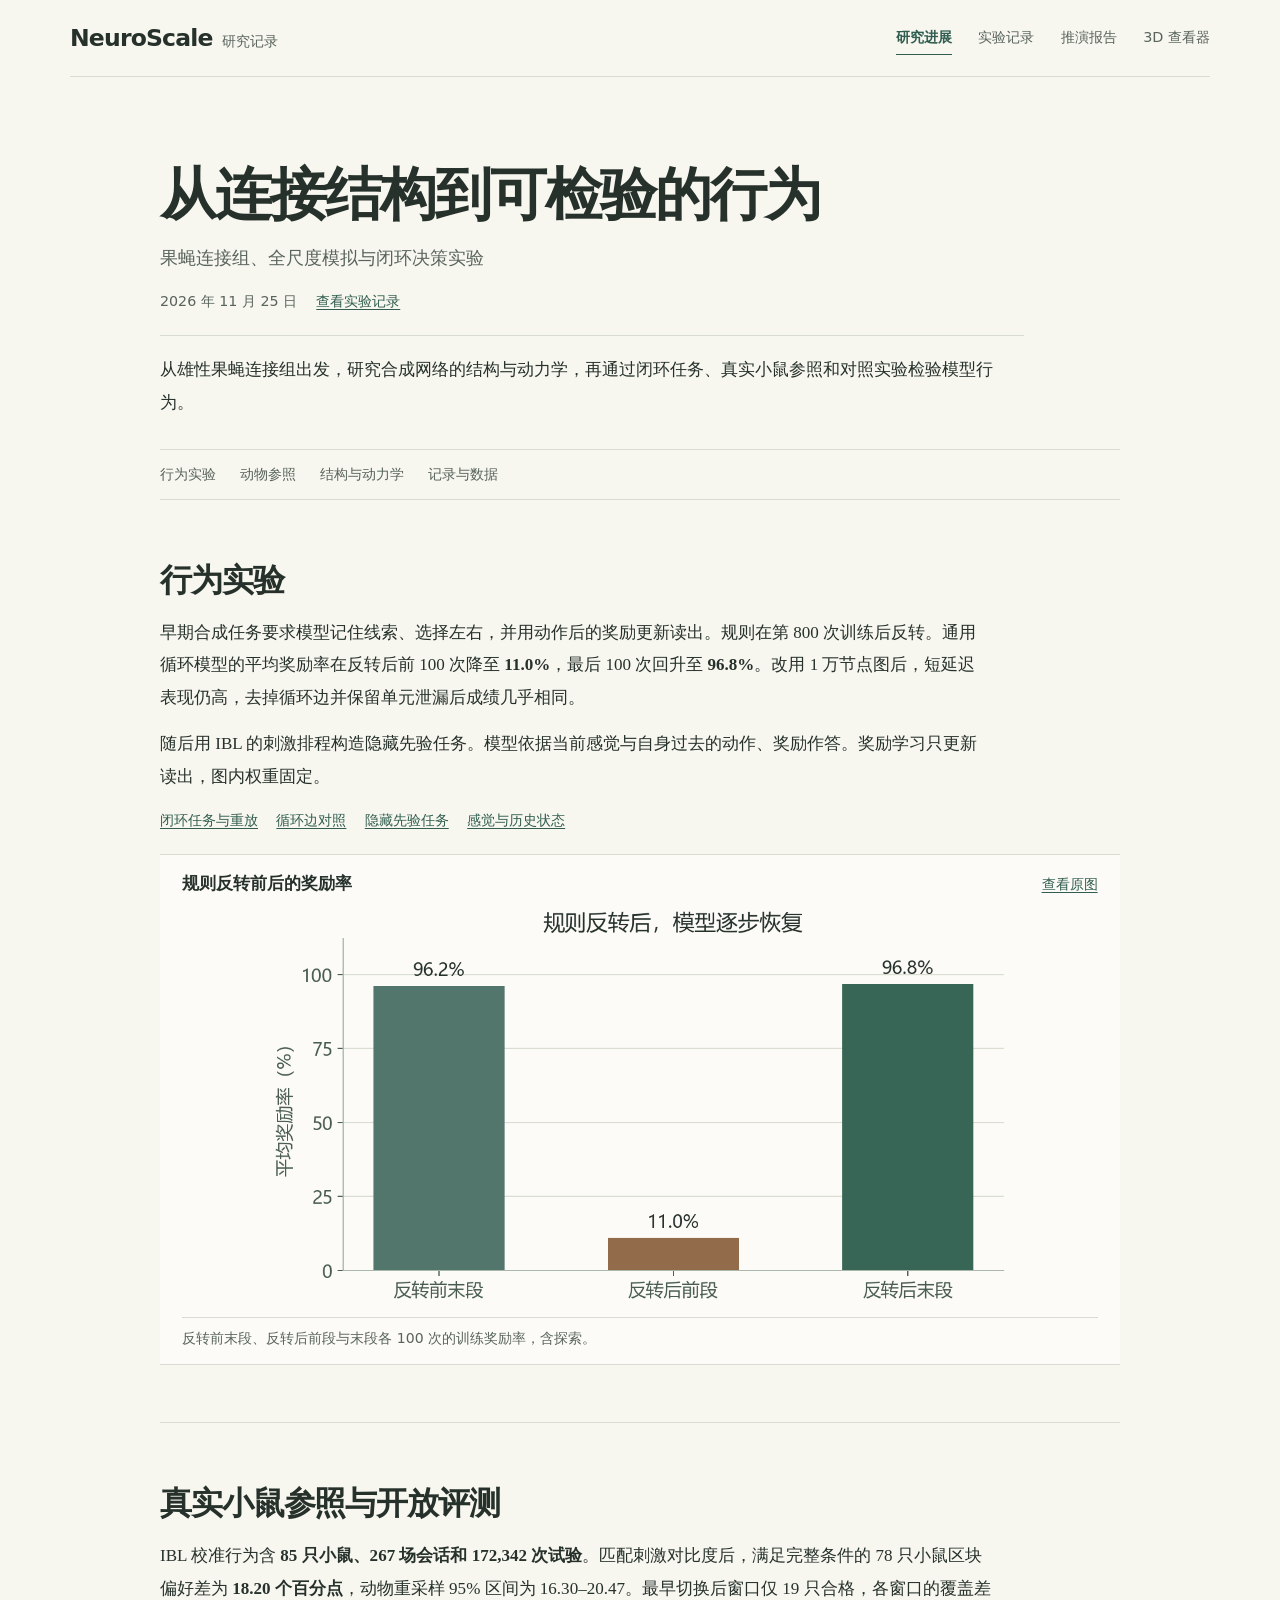
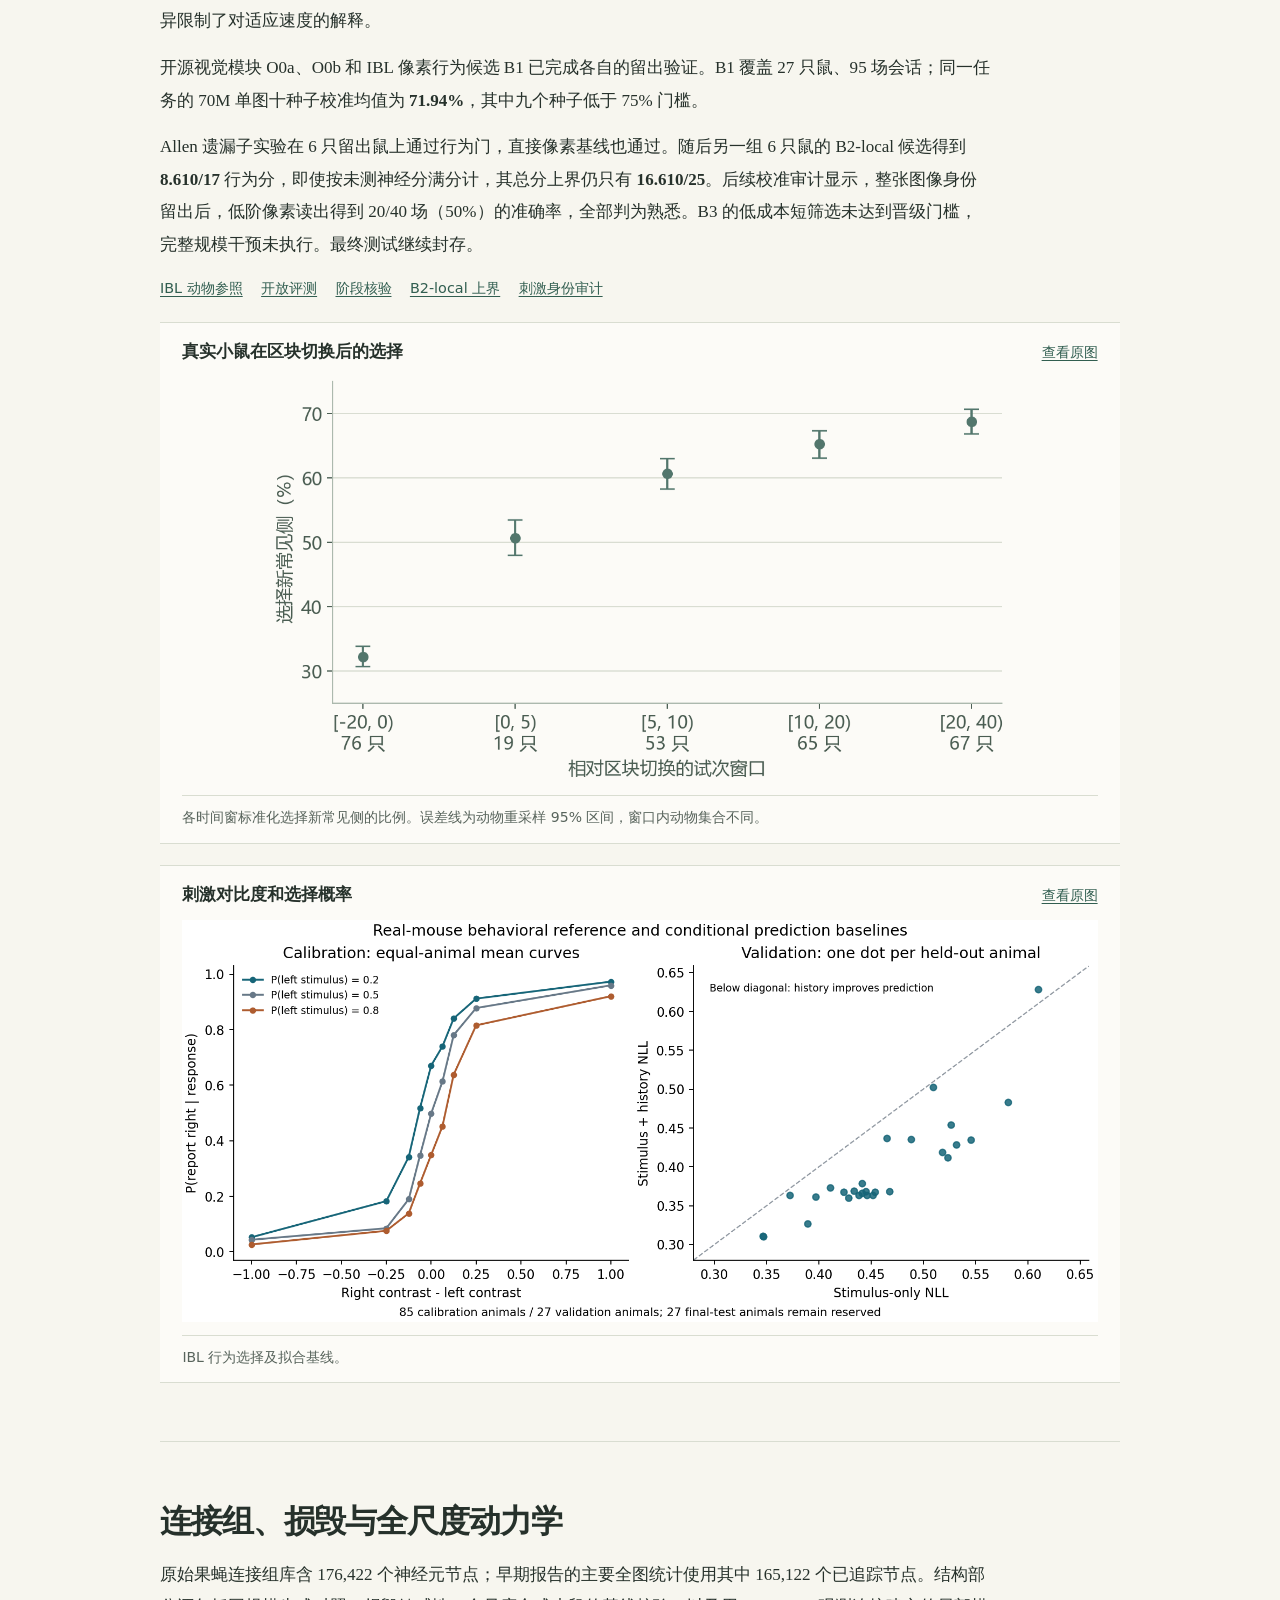
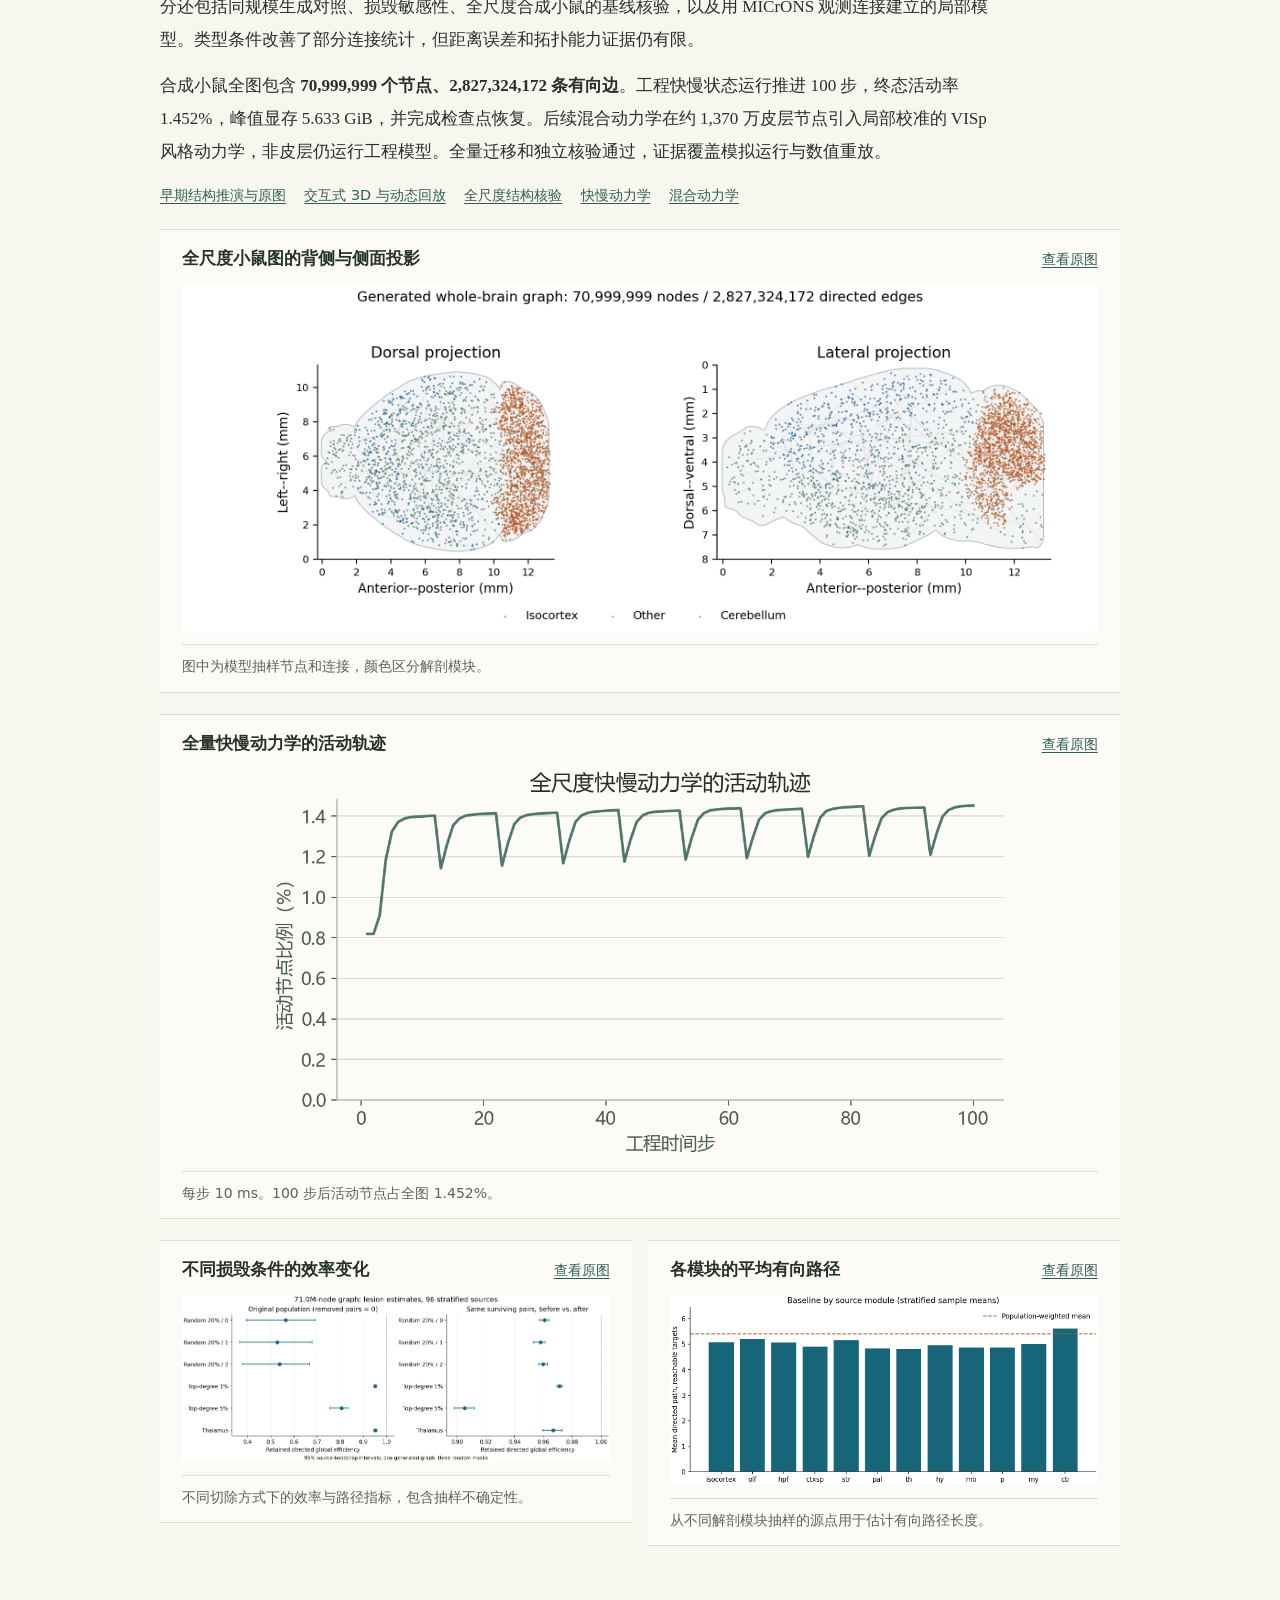
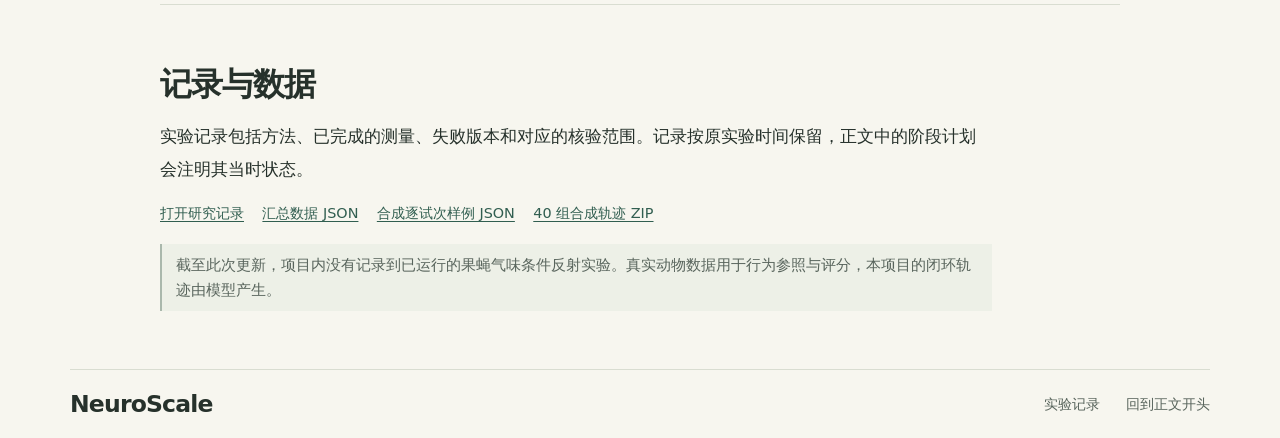
<file: research/index.html>
<!doctype html>
<html lang="zh-CN">
<head>
<meta charset="utf-8">
<meta name="viewport" content="width=device-width, initial-scale=1">
<meta name="theme-color" content="#f7f6ef">
<meta name="description" content="NeuroScale 的行为实验、动物参照与全尺度动力学，附图表和研究记录。">
<title>研究进展 · NeuroScale</title>
<link rel="stylesheet" href="../site.css">
<link rel="stylesheet" href="research.css?v=paper">
</head>
<body>
<a class="skip-link" href="#main">跳到正文</a>
<header class="site-header"><div class="site-frame">
<a class="wordmark" href="../research/"><strong>NeuroScale</strong><span>研究记录</span></a>
<nav class="site-nav" aria-label="站点导航"><a href="../research/" aria-current="page">研究进展</a> <a href="../research/records/">实验记录</a> <a href="../report/">推演报告</a> <a href="../">3D 查看器</a></nav>
</div></header>
<main class="article-frame" id="main">
<header class="article-intro">
<h1 id="page-title">从连接结构到可检验的行为</h1>
<p class="subtitle">果蝇连接组、全尺度模拟与闭环决策实验</p>
<p class="article-meta"><time datetime="2026-11-25">2026 年 11 月 25 日</time><a href="records/">查看实验记录</a></p>
<div class="abstract"><p>从雄性果蝇连接组出发，研究合成网络的结构与动力学，再通过闭环任务、真实小鼠参照和对照实验检验模型行为。</p></div>
</header>

<nav class="section-nav" aria-label="本页目录"><a href="#behavior">行为实验</a><a href="#animal">动物参照</a><a href="#scale">结构与动力学</a><a href="#sources">记录与数据</a></nav>

<section class="chapter" id="behavior">
<div class="chapter-copy"><h2>行为实验</h2>
<p>早期合成任务要求模型记住线索、选择左右，并用动作后的奖励更新读出。规则在第 800 次训练后反转。通用循环模型的平均奖励率在反转后前 100 次降至 <strong>11.0%</strong>，最后 100 次回升至 <strong>96.8%</strong>。改用 1 万节点图后，短延迟表现仍高，去掉循环边并保留单元泄漏后成绩几乎相同。</p>
<p>随后用 IBL 的刺激排程构造隐藏先验任务。模型依据当前感觉与自身过去的动作、奖励作答。奖励学习只更新读出，图内权重固定。</p>
<p class="refs"><a href="records/#r16">闭环任务与重放</a><a href="records/#r17">循环边对照</a><a href="records/#r23">隐藏先验任务</a><a href="records/#r25">感觉与历史状态</a></p></div>
<figure class="plate plot-image">
<div class="plate-head"><h3>规则反转前后的奖励率</h3><a href="figures/reversal.png?v=paper" aria-label="查看原图：规则反转前后的奖励率">查看原图</a></div>
<img src="figures/reversal.png?v=paper" alt="合成任务反转后，通用循环模型的奖励率从前100次11.0%升至最后100次96.8%" loading="lazy" decoding="async">
<figcaption class="plate-caption">反转前末段、反转后前段与末段各 100 次的训练奖励率，含探索。</figcaption>
</figure>
</section>

<section class="chapter" id="animal">
<div class="chapter-copy"><h2>真实小鼠参照与开放评测</h2>
<p>IBL 校准行为含 <strong>85 只小鼠、267 场会话和 172,342 次试验</strong>。匹配刺激对比度后，满足完整条件的 78 只小鼠区块偏好差为 <strong>18.20 个百分点</strong>，动物重采样 95% 区间为 16.30–20.47。最早切换后窗口仅 19 只合格，各窗口的覆盖差异限制了对适应速度的解释。</p>
<p>开源视觉模块 O0a、O0b 和 IBL 像素行为候选 B1 已完成各自的留出验证。B1 覆盖 27 只鼠、95 场会话；同一任务的 70M 单图十种子校准均值为 <strong>71.94%</strong>，其中九个种子低于 75% 门槛。</p>
<p>Allen 遗漏子实验在 6 只留出鼠上通过行为门，直接像素基线也通过。随后另一组 6 只鼠的 B2-local 候选得到 <strong>8.610/17</strong> 行为分，即使按未测神经分满分计，其总分上界仍只有 <strong>16.610/25</strong>。后续校准审计显示，整张图像身份留出后，低阶像素读出得到 20/40 场（50%）的准确率，全部判为熟悉。B3 的低成本短筛选未达到晋级门槛，完整规模干预未执行。最终测试继续封存。</p>
<p class="refs"><a href="records/#r21">IBL 动物参照</a><a href="records/#r36">开放评测</a><a href="records/#r42">阶段核验</a><a href="records/#r43">B2-local 上界</a><a href="records/#r47">刺激身份审计</a></p></div>
<figure class="plate plot-image">
<div class="plate-head"><h3>真实小鼠在区块切换后的选择</h3><a href="figures/ibl-adaptation.png?v=paper" aria-label="查看原图：真实小鼠在区块切换后的选择">查看原图</a></div>
<img src="figures/ibl-adaptation.png?v=paper" alt="五个时间窗的标准化选择率和区间，分别有76、19、53、65和67只动物" loading="lazy" decoding="async">
<figcaption class="plate-caption">各时间窗标准化选择新常见侧的比例。误差线为动物重采样 95% 区间，窗口内动物集合不同。</figcaption>
</figure>
<figure class="plate">
<div class="plate-head"><h3>刺激对比度和选择概率</h3><a href="figures/ibl-baseline.png" aria-label="查看原图：刺激对比度和选择概率">查看原图</a></div>
<img src="figures/ibl-baseline.png" alt="IBL 选择预测基线的对比度与行为响应曲线" loading="lazy" decoding="async">
<figcaption class="plate-caption">IBL 行为选择及拟合基线。</figcaption>
</figure>
</section>

<section class="chapter" id="scale">
<div class="chapter-copy"><h2>连接组、损毁与全尺度动力学</h2>
<p>原始果蝇连接组库含 176,422 个神经元节点；早期报告的主要全图统计使用其中 165,122 个已追踪节点。结构部分还包括同规模生成对照、损毁敏感性、全尺度合成小鼠的基线核验，以及用 MICrONS 观测连接建立的局部模型。类型条件改善了部分连接统计，但距离误差和拓扑能力证据仍有限。</p>
<p>合成小鼠全图包含 <strong>70,999,999 个节点、2,827,324,172 条有向边</strong>。工程快慢状态运行推进 100 步，终态活动率 1.452%，峰值显存 5.633 GiB，并完成检查点恢复。后续混合动力学在约 1,370 万皮层节点引入局部校准的 VISp 风格动力学，非皮层仍运行工程模型。全量迁移和独立核验通过，证据覆盖模拟运行与数值重放。</p>
<p class="refs"><a href="../report/">早期结构推演与原图</a><a href="../">交互式 3D 与动态回放</a><a href="records/#r05">全尺度结构核验</a><a href="records/#r28">快慢动力学</a><a href="records/#r34">混合动力学</a></p></div>
<figure class="plate">
<div class="plate-head"><h3>全尺度小鼠图的背侧与侧面投影</h3><a href="figures/whole-brain.png" aria-label="查看原图：全尺度小鼠图的背侧与侧面投影">查看原图</a></div>
<img src="figures/whole-brain.png" alt="全尺度合成小鼠图背侧与侧面投影，节点按脑区着色" loading="lazy" decoding="async">
<figcaption class="plate-caption">图中为模型抽样节点和连接，颜色区分解剖模块。</figcaption>
</figure>
<figure class="plate plot-image">
<div class="plate-head"><h3>全量快慢动力学的活动轨迹</h3><a href="figures/scale-activity.png?v=paper" aria-label="查看原图：全量快慢动力学的活动轨迹">查看原图</a></div>
<img src="figures/scale-activity.png?v=paper" alt="全尺度快慢动力学100步中的活动节点比例，终态为1.452%" loading="lazy" decoding="async">
<figcaption class="plate-caption">每步 10 ms。100 步后活动节点占全图 1.452%。</figcaption>
</figure>
<div class="plate-pair">
<figure class="plate">
<div class="plate-head"><h3>不同损毁条件的效率变化</h3><a href="figures/scale-lesions.png" aria-label="查看原图：不同损毁条件的效率变化">查看原图</a></div>
<img src="figures/scale-lesions.png" alt="全尺度合成小鼠网络在不同损毁条件下的对照" loading="lazy" decoding="async">
<figcaption class="plate-caption">不同切除方式下的效率与路径指标，包含抽样不确定性。</figcaption>
</figure>
<figure class="plate">
<div class="plate-head"><h3>各模块的平均有向路径</h3><a href="figures/scale-modules.png" aria-label="查看原图：各模块的平均有向路径">查看原图</a></div>
<img src="figures/scale-modules.png" alt="全尺度合成小鼠结构中各模块的节点规模和网络统计" loading="lazy" decoding="async">
<figcaption class="plate-caption">从不同解剖模块抽样的源点用于估计有向路径长度。</figcaption>
</figure>
</div>
</section>

<section class="sources" id="sources">
<h2>记录与数据</h2>
<p>实验记录包括方法、已完成的测量、失败版本和对应的核验范围。记录按原实验时间保留，正文中的阶段计划会注明其当时状态。</p>
<div class="refs"><a href="records/">打开研究记录</a><a href="data/experiment-summary.json">汇总数据 JSON</a><a href="data/synthetic-trial-example.json">合成逐试次样例 JSON</a><a href="data/synthetic-trials.zip">40 组合成轨迹 ZIP</a></div>
<p class="note">截至此次更新，项目内没有记录到已运行的果蝇气味条件反射实验。真实动物数据用于行为参照与评分，本项目的闭环轨迹由模型产生。</p>
</section>
</main>
<footer class="site-footer"><div class="site-frame">
<a class="wordmark" href="../research/"><strong>NeuroScale</strong></a>
<nav class="footer-nav" aria-label="页底导航"><a href="../research/records/">实验记录</a><a href="#main">回到正文开头</a></nav>
</div></footer>
</body>
</html>
</file>
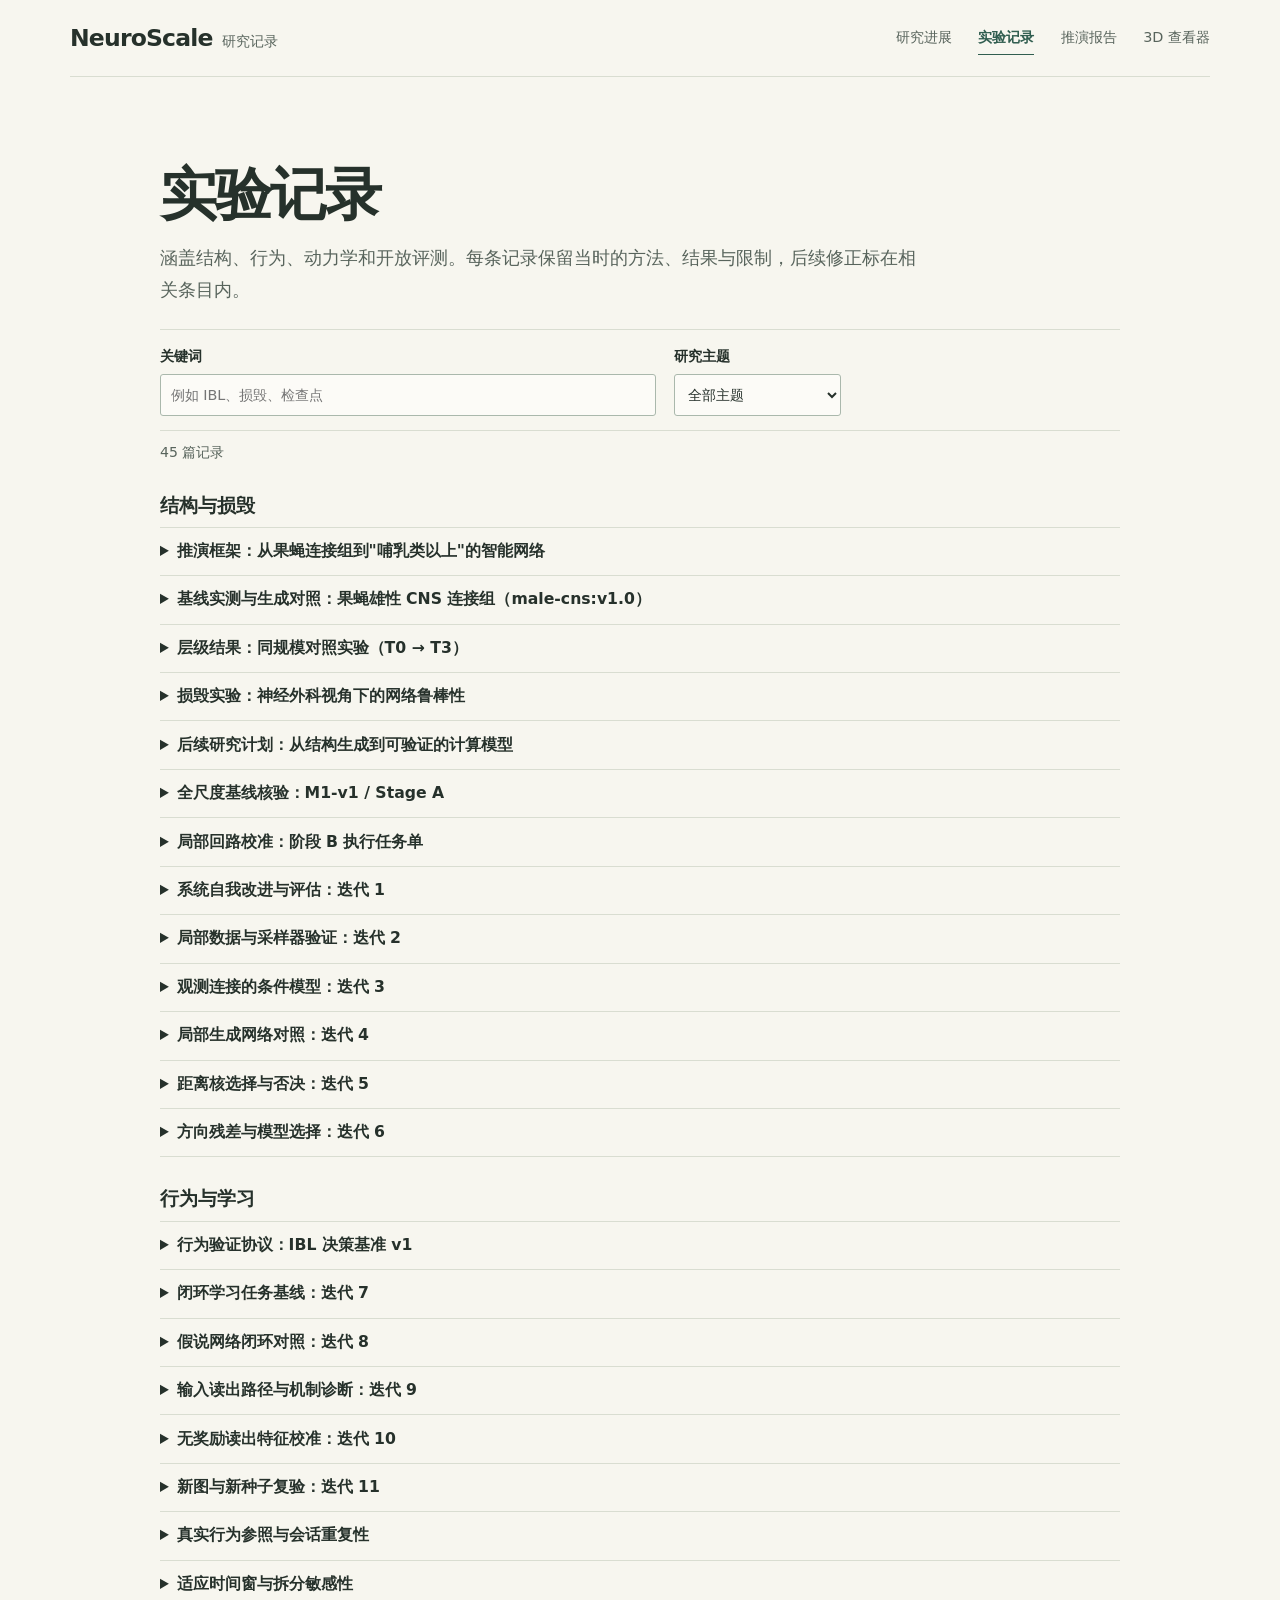
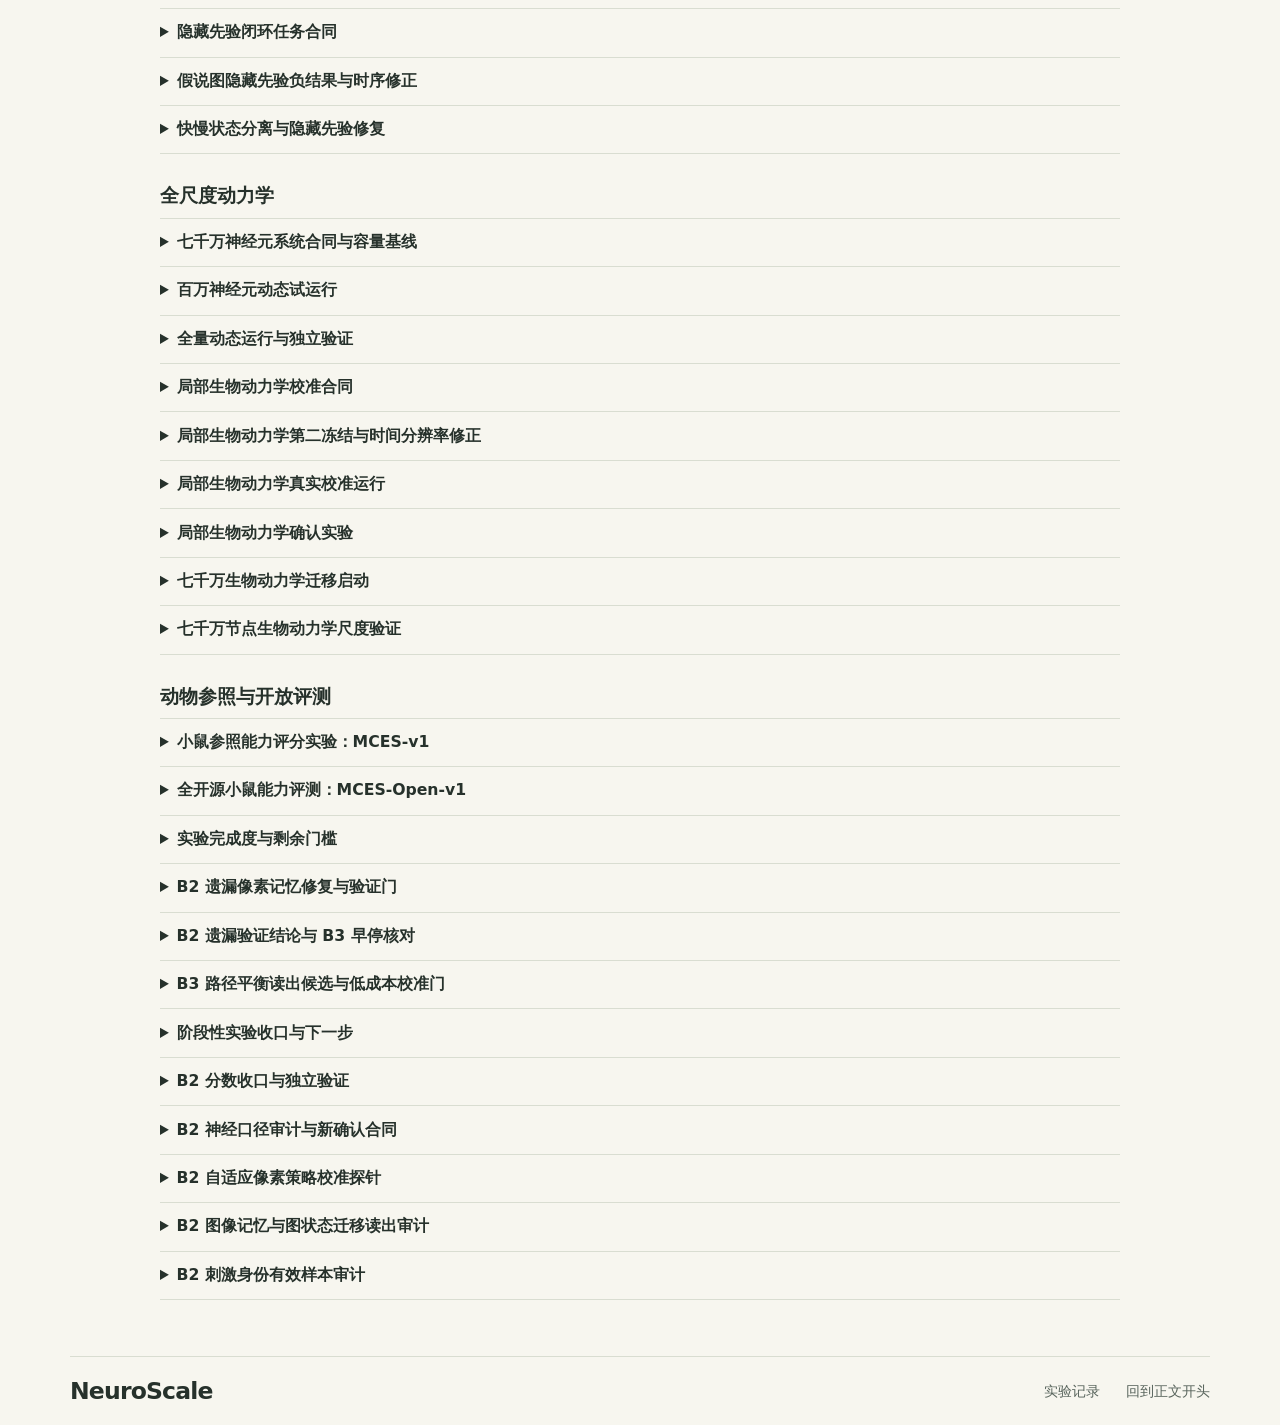
<file: research/records/index.html>
<!doctype html>
<html lang="zh-CN">
<head>
<meta charset="utf-8">
<meta name="viewport" content="width=device-width, initial-scale=1">
<meta name="theme-color" content="#f7f6ef">
<title>实验记录 · NeuroScale</title>
<meta name="description" content="按主题浏览 NeuroScale 的研究实验记录与方法。">
<link rel="stylesheet" href="../../site.css">
<link rel="stylesheet" href="../research.css?v=paper">
<script defer src="records.js?v=paper"></script>
</head>
<body>
<a class="skip-link" href="#main">跳到正文</a>
<header class="site-header"><div class="site-frame">
<a class="wordmark" href="../../research/"><strong>NeuroScale</strong><span>研究记录</span></a>
<nav class="site-nav" aria-label="站点导航"><a href="../../research/">研究进展</a> <a href="../../research/records/" aria-current="page">实验记录</a> <a href="../../report/">推演报告</a> <a href="../../">3D 查看器</a></nav>
</div></header>
<main class="article-frame records-main" id="main">
<header class="article-intro"><h1>实验记录</h1><p class="subtitle">涵盖结构、行为、动力学和开放评测。每条记录保留当时的方法、结果与限制，后续修正标在相关条目内。</p></header>
<div class="filters" id="filters" hidden>
<label>关键词<input id="search" type="search" placeholder="例如 IBL、损毁、检查点"></label>
<label>研究主题<select id="topic"><option value="">全部主题</option><option value="structure">结构与损毁</option>
<option value="behavior">行为与学习</option>
<option value="dynamics">全尺度动力学</option>
<option value="benchmarks">动物参照与开放评测</option></select></label>
</div>
<p class="record-status" id="record-count" role="status">45 篇记录</p>
<div id="records"><section class="archive-group" aria-labelledby="group-r00"><h2 id="group-r00">结构与损毁</h2>
<details class="record" id="r00" data-topic="structure">
<summary><span>推演框架：从果蝇连接组到&quot;哺乳类以上&quot;的智能网络</span><span class="topic">结构与损毁</span></summary>
<div class="record-body"><p class="topic"><a href="#r00">本条记录链接</a></p><p class="note">这是早期结构推演。有关智能层级和可塑性的表述为研究假设。</p>
<blockquote>
<p>视角：神经外科（宏观解剖、可手术/可损毁的功能分区）× 生物学（进化、细胞类型、发育约束）× 计算机科学（图论、可计算生成模型、算力等价）。
本文件是整个项目的推理骨架；后续文档用数据逐条填充和校准。</p>
</blockquote>
<h2>0. 立场</h2>
<p>智能不是神经元数量的单调函数。它是五个因素的联合产物：<strong>规模</strong>（神经元/突触数）、<strong>架构基序</strong>（哪些回路模式存在）、<strong>布线统计</strong>（距离依赖、重尾度分布、模块与枢纽）、<strong>可塑性与神经调制</strong>（学习规则、全局增益）、以及<strong>物理约束</strong>（布线体积、传导延迟、能耗）。果蝇雄性 CNS 是目前唯一&quot;每一个突触都已知&quot;且覆盖脑 + 腹神经索的完整个体连接组，因此它是推演唯一合格的可计算起点。</p>
<h2>1. 基线 T0：果蝇雄性中枢神经系统（neuprint male-cns:v1.0，2026-09-15 实测）</h2>
<div class="table-scroll" tabindex="0" role="region" aria-label="数据表"><table>
<thead>
<tr>
<th>指标</th>
<th>数值</th>
<th>说明</th>
</tr>
</thead>
<tbody>
<tr>
<td>Neuron 节点</td>
<td>176,422</td>
<td>其中 11,916 无类型片段；<code>status=Traced</code> 165,122；论文报告图中 166,483</td>
</tr>
<tr>
<td>细胞类型</td>
<td>11,751</td>
<td>平均每类型约 14 个神经元：高度&quot;身份化&quot;的网络</td>
</tr>
<tr>
<td>有向边（神经元对）</td>
<td>25,862,574</td>
<td>平均每神经元约 157 个下游伙伴</td>
</tr>
<tr>
<td>突触连接（边权重和）</td>
<td>125,024,863</td>
<td>平均每神经元约 750 个突触连接</td>
</tr>
<tr>
<td>突触前 / 后位点</td>
<td>45.7 M / 311.8 M</td>
<td>Meta 节点 totalPreCount / totalPostCount</td>
</tr>
<tr>
<td>胞体坐标覆盖</td>
<td>约 1.39e5</td>
<td>有类型神经元中 84% 有 somaLocation</td>
</tr>
<tr>
<td>ROI</td>
<td>144</td>
<td>脑神经纤维网 + VNC 神经纤维网 + 神经</td>
</tr>
<tr>
<td>尺度</td>
<td>脑约 680×380×260 µm，CNS 全长约 1 mm</td>
<td>由网格包围盒得到</td>
</tr>
</tbody>
</table></div>
<p>超类分布（神经元数）：视叶内在 89,403（51%）、中央脑内在 32,164、VNC 内在 13,161、无超类 9,722、视觉投射 9,201、VNC 感觉 6,370、视叶感觉 6,098、中央脑感觉 4,868、上行 1,846、下行 1,314、VNC 运动 708、视觉离心 563。</p>
<p><strong>基线解读</strong>：一半以上的果蝇神经元在视叶，做的是高度重复的、按视柱排列的视觉预处理，这是果蝇版的&quot;初级感觉皮层&quot;。真正做灵活联想的中央脑内在神经元只有 3.2 万。整个身体的运动输出被 1,314 个下行神经元这个瓶颈压缩。</p>
<h2>2. 跨物种尺度律（文献锚点）</h2>
<div class="table-scroll" tabindex="0" role="region" aria-label="数据表"><table>
<thead>
<tr>
<th>物种</th>
<th>总神经元</th>
<th>皮层/端脑</th>
<th>小脑</th>
<th>每神经元突触</th>
<th>来源</th>
</tr>
</thead>
<tbody>
<tr>
<td>果蝇（雄 CNS）</td>
<td>1.66e5</td>
<td>中央脑内在 3.2e4</td>
<td>无（功能类比：蘑菇体）</td>
<td>~750</td>
<td>Berg et al. 2026</td>
</tr>
<tr>
<td>小鼠</td>
<td>7.1e7</td>
<td>1.37e7</td>
<td>4.2e7</td>
<td>皮层约 8,200</td>
<td>Herculano-Houzel 2006; Schüz &amp; Palm 1989</td>
</tr>
<tr>
<td>人类</td>
<td>8.6e10</td>
<td>1.6e10</td>
<td>6.9e10</td>
<td>新皮层约 7,000（总量 1.5e14）</td>
<td>Herculano-Houzel 2009; Pakkenberg 2003</td>
</tr>
</tbody>
</table></div>
<p>其他锚点：</p>
<ul>
<li>MICrONS：约 1 mm³ 小鼠视皮层含约 1.2e5 神经元、5.23e8 突触（MICrONS Consortium 2025）。</li>
<li>小脑与皮层的神经元比在哺乳类中近似恒定（约 3.6–4 : 1）（Herculano-Houzel 2010）。</li>
<li>灵长类的神经元密度不随脑体积下降；啮齿类会下降；鸟类（鸦科、鹦鹉）端脑密度约为灵长类 2 倍（Olkowicz et al. 2016）。</li>
<li>指数距离规则 EDR：p(d) ∝ exp(−λd)，猕猴皮层区间 λ ≈ 0.19 /mm（Ercsey-Ravasz et al. 2013），小鼠 λ 更大（Horvát et al. 2016）。</li>
<li>白质体积 ∝ 灰质体积^1.23（Zhang &amp; Sejnowski 2000）：长程布线成本超线性增长。</li>
<li>果蝇全脑：聚类系数 0.0477，小世界系数 141（Lin et al. 2024）。</li>
</ul>
<h2>3. 昆虫到哺乳类的&quot;跃迁&quot;到底是什么</h2>
<h3>3.1 果蝇已经拥有的、被保守下来的计算基序</h3>
<div class="table-scroll" tabindex="0" role="region" aria-label="数据表"><table>
<thead>
<tr>
<th>果蝇结构</th>
<th>哺乳类对应</th>
<th>计算意义</th>
</tr>
</thead>
<tbody>
<tr>
<td>蘑菇体 Kenyon 细胞（稀疏扩展编码）+ 多巴胺调制的 MBON 输出</td>
<td>小脑颗粒细胞 / 海马齿状回；VTA→纹状体</td>
<td>扩展重编码 + 奖赏预测误差驱动的联想学习</td>
</tr>
<tr>
<td>中央复合体（EB/PB 环吸引子）</td>
<td>头方向系统（前背侧丘脑、压后皮层）</td>
<td>连续吸引子记忆、路径整合</td>
</tr>
<tr>
<td>视叶视柱（约 800 柱/眼）</td>
<td>V1 超柱</td>
<td>拓扑感觉图、局部重复微回路</td>
</tr>
<tr>
<td>下行神经元（1,314 个）</td>
<td>皮质脊髓束 / 脑干下行通路</td>
<td>决策到运动的瓶颈压缩</td>
</tr>
<tr>
<td>VNC 中枢模式发生器</td>
<td>脊髓 CPG</td>
<td>运动原语库</td>
</tr>
</tbody>
</table></div>
<h3>3.2 哺乳类新增的东西</h3>
<ol>
<li><strong>新皮层</strong>：六层、柱状、可重复的&quot;规范微回路&quot;，通过复制同一模块并用皮层-皮层长程连接组织成层级来扩展（小鼠约 40 区，人类每半球约 180 区）。</li>
<li><strong>丘脑-皮层环路</strong>：路由、注意、同步；是全局工作空间的硬件。</li>
<li><strong>海马</strong>：索引式情景记忆，模式分离/模式完成；把皮层的分布式表征&quot;打包&quot;。</li>
<li><strong>基底节</strong>：动作选择的强化学习门控，在皮层与丘脑之间加入可学习的抑制门。</li>
<li><strong>大规模小脑</strong>：前向模型与时间预测，神经元数随皮层按恒定比例增长。</li>
<li><strong>髓鞘化长程轴突</strong>：在脑尺寸增大 1000 倍时保持毫秒级同步。</li>
</ol>
<h3>3.3 核心判断：类型化 vs 群体化</h3>
<p>果蝇：11,751 类型 / 1.65e5 神经元，每类型约 14 个，行为主要由进化预编程的精确布线决定。
小鼠皮层：数百个转录组类型 / 1.4e7 神经元，每类型 1e4 到 1e5 个；智能来自&quot;同一微回路的海量复制 + 经验塑形&quot;。
<strong>推论</strong>：迈向哺乳类以上，需要的不是更多&quot;类型&quot;，而是更多&quot;可塑的模块副本&quot;、更深的层级组织、以及能把副本组织起来的长程枢纽结构。</p>
<h2>4. 层级蓝图（首版参数，待第 2 轮用模型校准）</h2>
<h3>T1 小鼠级（参照真实小鼠）</h3>
<div class="table-scroll" tabindex="0" role="region" aria-label="数据表"><table>
<thead>
<tr>
<th>模块</th>
<th>神经元</th>
<th>备注</th>
</tr>
</thead>
<tbody>
<tr>
<td>新皮层</td>
<td>1.37e7</td>
<td>约 40 区 × 6 层</td>
</tr>
<tr>
<td>海马结构</td>
<td>~1.2e6</td>
<td>齿状回颗粒细胞约 5e5</td>
</tr>
<tr>
<td>纹状体</td>
<td>~1.5e6</td>
<td>基底节输入核</td>
</tr>
<tr>
<td>丘脑</td>
<td>~1e6</td>
<td></td>
</tr>
<tr>
<td>小脑</td>
<td>4.2e7</td>
<td>颗粒细胞占绝大多数</td>
</tr>
<tr>
<td>嗅球 / 脑干 / 中脑 / 下丘脑等</td>
<td>~1.2e7</td>
<td></td>
</tr>
</tbody>
</table></div>
<h3>T2 人类级</h3>
<p>皮层 1.6e10（约 360 区）、小脑 6.9e10、其余约 7e8（纹状体约 1e8、丘脑约 5e7、海马约 4e7）。</p>
<h3>T3 超哺乳级（本项目推演的设计）</h3>
<p>设计原则：</p>
<ol>
<li>皮层类比模块 1e11 神经元，采用鸟类式高密度堆叠（同体积约 2 倍），避免布线体积按 1.23 次幂爆炸。</li>
<li>小脑类比模块按 3.6 : 1 跟随皮层 → 3.6e11。</li>
<li>联合皮层比例从人类的约 70% 提升到约 85%（感觉运动区不需要等比扩大）。</li>
<li>长程连接的 EDR 衰减常数减半（等效于更快传导 + 更密的枢纽层），维持 L ~ ln N / ln k 的短路径。</li>
<li>丘脑类比的&quot;全局工作空间&quot;枢纽层扩容 3 倍，海马类比的索引容量随皮层等比增长。
估算：总 N ≈ 4.7e11，突触 ≈ 3e15；若平均发放 1 Hz，则每秒 3e15 次突触事件，约 1e16 到 1e17 FLOP/s 量级；对比本机 RTX 5060 Ti 约 2e13 FLOP/s（FP32），差 3 到 4 个数量级。</li>
</ol>
<h2>5. 可执行模型（本项目的计算部分）</h2>
<ul>
<li><strong>生成模型</strong>：节点 = 各模块在解剖网格内采样的 3D 位置；边 = 距离核 exp(−λ d) × 模块间连通矩阵 × log-normal 权重；参数校准到果蝇真实数据（出度约 157、重尾度分布、模块结构）。</li>
<li><strong>可比性</strong>：每个层级生成两个版本，N_s ≈ 1.65e5（与果蝇同量级，用于同口径对比）和 N_s ≈ 1e6（用于验证尺度趋势）；报告聚类系数 C、平均路径 L、模块度 Q、rich-club 系数；用 L ~ ln N / ln k 和模块度尺度律外推到真实 N。</li>
<li><strong>3D 几何</strong>：果蝇 = 真实胞体坐标 + 144 个 ROI 网格；小鼠 = Allen CCF 12 个主要结构网格内采样；人类 = fsaverage5 皮层面 + 程序化小脑/脑干；T3 = 程序化设计。</li>
<li><strong>算力</strong>：边生成与距离核用 torch(GPU)；图指标用 python-igraph；路径长度用 BFS 采样。</li>
</ul>
</div>
</details>
<details class="record" id="r01" data-topic="structure">
<summary><span>基线实测与生成对照：果蝇雄性 CNS 连接组（male-cns:v1.0）</span><span class="topic">结构与损毁</span></summary>
<div class="record-body"><p class="topic"><a href="#r01">本条记录链接</a></p>
<blockquote>
<p>数据：neuprint 公开数据集 male-cns:v1.0，2026-09-15 通过 Cypher 全量抓取（176,422 个 Neuron 节点，25,862,574 条边）。
分析：<code>src/fly_graph_stats.py</code>（python-igraph），生成对照：<code>src/generate_tiers.py T0</code>（RTX 5060 Ti）。</p>
</blockquote>
<h2>1. 分析集合的定义</h2>
<div class="table-scroll" tabindex="0" role="region" aria-label="数据表"><table>
<thead>
<tr>
<th>集合</th>
<th>节点</th>
<th>边</th>
<th>突触（边权重和）</th>
<th>用途</th>
</tr>
</thead>
<tbody>
<tr>
<td>全部 Neuron 节点</td>
<td>176,422</td>
<td>25,862,574</td>
<td>125,024,863</td>
<td>数据库原貌（含 11,916 个无类型片段）</td>
</tr>
<tr>
<td><code>status = Traced</code>（本项目的 T0）</td>
<td>165,122</td>
<td>25,563,197</td>
<td>124,025,046</td>
<td>图论统计；与论文的 166,483 同量级</td>
</tr>
<tr>
<td>Traced 且有胞体坐标</td>
<td>140,024</td>
<td>23,229,419</td>
<td>—</td>
<td>三维渲染与生成对照（需要空间位置）</td>
</tr>
<tr>
<td>Traced，权重 ≥ 5</td>
<td>165,122</td>
<td>6,235,682</td>
<td>—</td>
<td>与 Lin 等 2024 的阈值口径对齐</td>
</tr>
</tbody>
</table></div>
<h2>2. 全网图论指标（实测）</h2>
<div class="table-scroll" tabindex="0" role="region" aria-label="数据表"><table>
<thead>
<tr>
<th>指标</th>
<th>w ≥ 1</th>
<th>w ≥ 5</th>
<th>有胞体子图</th>
</tr>
</thead>
<tbody>
<tr>
<td>平均出度 ⟨k⟩</td>
<td>154.8</td>
<td>37.8</td>
<td>165.9</td>
</tr>
<tr>
<td>出度中位数 / 最大值</td>
<td>113 / 11,203</td>
<td>25 / 7,570</td>
<td>123 / 11,151</td>
</tr>
<tr>
<td>出度变异系数</td>
<td>1.38</td>
<td>1.66</td>
<td>1.33</td>
</tr>
<tr>
<td>互惠率</td>
<td>0.299</td>
<td>0.157</td>
<td>0.294</td>
</tr>
<tr>
<td>聚类系数 C（全局）</td>
<td>0.1129</td>
<td>0.0627</td>
<td>0.1141</td>
</tr>
<tr>
<td>平均局部聚类</td>
<td>0.253</td>
<td>0.170</td>
<td>0.228</td>
</tr>
<tr>
<td>平均有向路径 L</td>
<td>3.24</td>
<td>4.13</td>
<td>3.09</td>
</tr>
<tr>
<td>平均无向路径</td>
<td>2.98</td>
<td>3.66</td>
<td>2.85</td>
</tr>
<tr>
<td>小世界指数 S</td>
<td>51</td>
<td>115</td>
<td>42</td>
</tr>
<tr>
<td>模块度 Q（超类划分）</td>
<td>0.434</td>
<td>0.421</td>
<td>0.442</td>
</tr>
<tr>
<td>模块度 Q（Leiden）</td>
<td>0.700</td>
<td>0.709</td>
<td>0.690</td>
</tr>
<tr>
<td>最大强连通分量</td>
<td>99%</td>
<td>95%</td>
<td>99%</td>
</tr>
<tr>
<td>前 1% 枢纽承载的边</td>
<td>17%</td>
<td>21%</td>
<td>16%</td>
</tr>
</tbody>
</table></div>
<p><strong>与文献的核验</strong>：Lin 等（2024，Nature）对 FlyWire 雌性全脑报告 C = 0.0477、S = 141。本项目在阈值 w ≥ 5 下得到 C = 0.063、S = 115，量级一致；差异来自数据集（雄性、含 VNC）、阈值与随机基准的定义。</p>
<p><strong>路径分布</strong>（有向，从 200 个随机源出发）：1 步 0.1%、2 步 9.8%、3 步 58%、4 步 31%、5 步 1.6%。任意两个神经元之间，中位数只隔 3 个突触。</p>
<p><strong>Rich-club</strong>：度阈值 k &gt; 187 时 φ = 0.004，k &gt; 1,048 时 0.058，k &gt; 1,779（约前 1%）时 0.119。全网连接密度约 0.1%，所以最顶层枢纽之间的密度是全网的 100 倍以上：果蝇脑有明确的&quot;富人俱乐部&quot;。</p>
<h2>3. 超类层面的结构</h2>
<h3>3.1 各超类的度（有向图，w ≥ 1）</h3>
<div class="table-scroll" tabindex="0" role="region" aria-label="数据表"><table>
<thead>
<tr>
<th>超类</th>
<th>数量</th>
<th>平均出度</th>
<th>平均入度</th>
<th>角色解读</th>
</tr>
</thead>
<tbody>
<tr>
<td>视叶内在</td>
<td>89,390</td>
<td>121</td>
<td>109</td>
<td>重复的视柱微回路，度较低</td>
</tr>
<tr>
<td>中央脑内在</td>
<td>32,160</td>
<td>234</td>
<td>252</td>
<td>联想中枢，度最高的大群体</td>
</tr>
<tr>
<td>VNC 内在</td>
<td>13,151</td>
<td>183</td>
<td>211</td>
<td>运动模式生成</td>
</tr>
<tr>
<td>视觉投射</td>
<td>9,201</td>
<td>181</td>
<td>294</td>
<td>视叶到中央脑的汇聚通道（入度高）</td>
</tr>
<tr>
<td>下行神经元</td>
<td>1,314</td>
<td>470</td>
<td>431</td>
<td>脑到 VNC 的枢纽，度是平均值的 3 倍</td>
</tr>
<tr>
<td>上行神经元</td>
<td>1,846</td>
<td>411</td>
<td>357</td>
<td>VNC 到脑的枢纽</td>
</tr>
<tr>
<td>VNC 运动神经元</td>
<td>708</td>
<td>19</td>
<td>284</td>
<td>纯输出汇（出度指向肌肉，不在图中）</td>
</tr>
<tr>
<td>感觉（脑）</td>
<td>4,868</td>
<td>79</td>
<td>43</td>
<td>输入源</td>
</tr>
<tr>
<td>感觉（VNC）</td>
<td>6,365</td>
<td>100</td>
<td>38</td>
<td>输入源</td>
</tr>
<tr>
<td>视叶感觉（光感受器）</td>
<td>4,114</td>
<td>16</td>
<td>5</td>
<td>输入源</td>
</tr>
</tbody>
</table></div>
<h3>3.2 超类间的投射矩阵（每行：该来源的边流向哪些目标，%）</h3>
<div class="table-scroll" tabindex="0" role="region" aria-label="数据表"><table>
<thead>
<tr>
<th>来源 →</th>
<th>AN</th>
<th>CB</th>
<th>DN</th>
<th>MOTOR</th>
<th>OL</th>
<th>SENS</th>
<th>VNC</th>
<th>VP</th>
<th>占全部边</th>
</tr>
</thead>
<tbody>
<tr>
<td>OL 视叶</td>
<td>0</td>
<td>0.1</td>
<td>0</td>
<td>0</td>
<td><strong>81.0</strong></td>
<td>0.2</td>
<td>0</td>
<td>18.7</td>
<td>42.5%</td>
</tr>
<tr>
<td>CB 中央脑</td>
<td>0.8</td>
<td><strong>90.6</strong></td>
<td>4.0</td>
<td>0.2</td>
<td>0</td>
<td>1.4</td>
<td>0</td>
<td>2.9</td>
<td>29.4%</td>
</tr>
<tr>
<td>VNC</td>
<td>11.4</td>
<td>0</td>
<td>2.0</td>
<td>6.9</td>
<td>0</td>
<td>3.2</td>
<td><strong>76.3</strong></td>
<td>0</td>
<td>9.4%</td>
</tr>
<tr>
<td>VP 视觉投射</td>
<td>0.1</td>
<td>27.4</td>
<td>1.5</td>
<td>0</td>
<td>38.6</td>
<td>0</td>
<td>0</td>
<td>32.2</td>
<td>8.6%</td>
</tr>
<tr>
<td>SENS 感觉</td>
<td>12.3</td>
<td>22.8</td>
<td>3.1</td>
<td>1.3</td>
<td>4.8</td>
<td>21.3</td>
<td>33.5</td>
<td>0.8</td>
<td>4.6%</td>
</tr>
<tr>
<td>AN 上行</td>
<td>14.6</td>
<td>30.2</td>
<td>8.8</td>
<td>2.3</td>
<td>0.2</td>
<td>3.4</td>
<td>38.8</td>
<td>1.4</td>
<td>3.0%</td>
</tr>
<tr>
<td>DN 下行</td>
<td>10.3</td>
<td>28.8</td>
<td>12.2</td>
<td>4.2</td>
<td>1.0</td>
<td>1.5</td>
<td>39.8</td>
<td>1.9</td>
<td>2.4%</td>
</tr>
</tbody>
</table></div>
<p>72.7% 的边在同一超类内部。三点值得记住：</p>
<ol>
<li><strong>视叶是一个几乎封闭的预处理器</strong>：81% 的输出留在视叶，19% 经视觉投射神经元进入中央脑；视叶贡献了全网 42.5% 的边，却几乎不接收反馈。</li>
<li><strong>中央脑高度自反</strong>：90.6% 的输出留在中央脑，这就是果蝇的&quot;联想皮层&quot;。</li>
<li><strong>下行神经元不只是输出通道</strong>：只有 40% 的下行输出真的进入 VNC，29% 反馈回中央脑、10% 到上行神经元、12% 到其他下行神经元。下行系统是一个带有内部再入连接的决策层，而不是单向的运动指令线。这一点与哺乳类皮质脊髓/脑干下行系统的侧支反馈结构相同。</li>
</ol>
<h2>4. 胞体距离与连接概率（指数距离规则）</h2>
<p>用 8,000 个随机源神经元，比较其真实下游伙伴的胞体距离分布与随机神经元对的分布：</p>
<ul>
<li>目标胞体中位距离 129 µm，随机对 368 µm。</li>
<li>密度比在 25–700 µm 区间拟合 p(d) ∝ exp(−λd)：<strong>λ = 8.12 /mm，衰减长度 123 µm</strong>。</li>
<li>对比：猕猴皮层区间 λ ≈ 0.19 /mm，小鼠约 0.78 /mm（Ercsey-Ravasz 等 2013；Horvát 等 2016）。衰减长度与脑的线性尺寸大致同比缩放：果蝇 0.12 mm / 1 mm 脑长，小鼠约 1.3 mm / 13 mm，猕猴约 5 mm / 60 mm。<strong>&quot;连接概率在脑长的十分之一尺度上衰减&quot;</strong> 是跨越三个数量级的经验规律，本项目把它作为各层级生成模型的 λ 设定依据。</li>
</ul>
<h2>5. 生成对照（T0 合成网络）</h2>
<p>用与真实数据相同的 140,024 个胞体位置、超类间投射矩阵、λ = 8.12 /mm 的距离核和对数正态出度（σ = 0.84），在 GPU 上生成同样 2,326 万条边：</p>
<div class="table-scroll" tabindex="0" role="region" aria-label="数据表"><table>
<thead>
<tr>
<th>指标</th>
<th>实测（有胞体子图）</th>
<th>生成对照</th>
<th>复现？</th>
</tr>
</thead>
<tbody>
<tr>
<td>平均有向路径 L</td>
<td>3.09</td>
<td>2.95</td>
<td>是</td>
</tr>
<tr>
<td>模块度 Q（超类）</td>
<td>0.442</td>
<td>0.456</td>
<td>是</td>
</tr>
<tr>
<td>模块度 Q（Leiden）</td>
<td>0.690</td>
<td>0.626</td>
<td>基本</td>
</tr>
<tr>
<td>聚类系数 C</td>
<td>0.114</td>
<td>0.019</td>
<td><strong>否，低 6 倍</strong></td>
</tr>
<tr>
<td>小世界指数 S</td>
<td>42</td>
<td>6</td>
<td><strong>否</strong></td>
</tr>
<tr>
<td>前 1% 枢纽承载的边</td>
<td>16%</td>
<td>10%</td>
<td>部分</td>
</tr>
</tbody>
</table></div>
<p><strong>解读</strong>：模块划分加距离核已经足以解释果蝇脑的路径长度与模块结构，但解释不了它的聚类（三角形密度）与枢纽集中度。真实网络里的三角形来自<strong>类型特异的精确布线</strong>：同一类型的神经元共享输入输出伙伴，形成大量闭合三元组。这正是果蝇策略的量化指纹——11,751 个类型、每型中位数 3 个神经元，连接由基因组预编程。</p>
<h2>6. 对推演的含义（专家判断）</h2>
<ol>
<li><strong>基因组瓶颈</strong>：果蝇可以用基因组规定约 1 万种神经元身份及其配线（Zador 2019 的&quot;基因组瓶颈&quot;论证）。哺乳类皮层有 10⁷–10¹⁰ 个神经元，基因组不可能逐个规定，只能规定少量可复制的微回路类型，然后靠活动依赖的可塑性把统计性布线&quot;精修&quot;成高聚类、高效率的网络。<strong>果蝇靠精确配线获得的聚类，哺乳类必须靠学习获得。</strong> 这决定了 T1–T3 的生成模型必须把&quot;可塑性带来的聚类增益&quot;作为独立参数，而不是从模块和距离中推出。</li>
<li><strong>枢纽层是跨物种的必需品</strong>：果蝇的下行/上行神经元（度是平均的 3 倍）与顶层 rich-club 说明，即使在预编程网络里，全局整合也依赖少数高连接度节点。哺乳类的丘脑、屏状核与皮层高阶联合区承担同样角色，T3 设计中把丘脑枢纽扩容 3 倍正是基于此。</li>
<li><strong>感觉预处理不参与&quot;智能&quot;的尺度律</strong>：视叶占一半神经元、四成边，却几乎是单向封闭的。跨物种比较智能时应当以&quot;中央脑内在 / 皮层系&quot;为主体，这就是前端里同时给出全脑与前脑子网两组指标的原因。</li>
</ol>
</div>
</details>
<details class="record" id="r02" data-topic="structure">
<summary><span>层级结果：同规模对照实验（T0 → T3）</span><span class="topic">结构与损毁</span></summary>
<div class="record-body"><p class="topic"><a href="#r02">本条记录链接</a></p>
<blockquote>
<p>生成：<code>src/generate_tiers.py</code>（RTX 5060 Ti，Gumbel-top-k），统计：<code>src/netstats.py</code>。
所有模型 N = 140,024（果蝇有胞体子图）、⟨k⟩ ≈ 166、权重自果蝇突触数分布自举；只改变架构（模块与比例、投射矩阵、λ、按角色的度）。</p>
</blockquote>
<h2>1. 全脑模型</h2>
<div class="table-scroll" tabindex="0" role="region" aria-label="数据表"><table>
<thead>
<tr>
<th>模型</th>
<th>C 全局</th>
<th>局部聚类</th>
<th>L 有向</th>
<th>L 无向</th>
<th>S</th>
<th>Q 解剖模块</th>
<th>Q Leiden</th>
<th>互惠率</th>
<th>前 1% 枢纽边占比</th>
<th>最大强连通</th>
</tr>
</thead>
<tbody>
<tr>
<td>果蝇实测（有胞体子图）</td>
<td><strong>0.114</strong></td>
<td>0.228</td>
<td>3.09</td>
<td>2.85</td>
<td>42</td>
<td>0.442</td>
<td>0.690</td>
<td><strong>0.294</strong></td>
<td>0.16</td>
<td>0.99</td>
</tr>
<tr>
<td>T0 生成对照</td>
<td>0.019</td>
<td>0.017</td>
<td>2.95</td>
<td>2.63</td>
<td>6</td>
<td>0.456</td>
<td>0.626</td>
<td>0.008</td>
<td>0.10</td>
<td>1.00</td>
</tr>
<tr>
<td>T1 小鼠级</td>
<td>0.058</td>
<td>0.046</td>
<td>3.12</td>
<td>2.78</td>
<td>18</td>
<td>0.467</td>
<td>0.607</td>
<td>0.032</td>
<td>0.12</td>
<td>0.90</td>
</tr>
<tr>
<td>T2 人类级</td>
<td>0.133</td>
<td>0.258</td>
<td>4.46</td>
<td>2.69</td>
<td>47</td>
<td>0.428</td>
<td>0.710</td>
<td>0.179</td>
<td>0.17</td>
<td>1.00</td>
</tr>
<tr>
<td>T3 超哺乳级</td>
<td>0.091</td>
<td>0.299</td>
<td>5.04</td>
<td>2.71</td>
<td>32</td>
<td>0.324</td>
<td>0.656</td>
<td>0.190</td>
<td><strong>0.19</strong></td>
<td>1.00</td>
</tr>
</tbody>
</table></div>
<h2>2. 前脑子网（皮层系 + 基底节 + 丘脑，同样 N 与 ⟨k⟩）</h2>
<div class="table-scroll" tabindex="0" role="region" aria-label="数据表"><table>
<thead>
<tr>
<th>模型</th>
<th>C 全局</th>
<th>局部聚类</th>
<th>L 有向</th>
<th>L 无向</th>
<th>S</th>
<th>Q 解剖模块</th>
<th>Q Leiden</th>
<th>互惠率</th>
<th>前 1% 枢纽边占比</th>
</tr>
</thead>
<tbody>
<tr>
<td>T1 小鼠前脑</td>
<td>0.025</td>
<td>0.035</td>
<td>2.97</td>
<td>2.62</td>
<td>8</td>
<td>0.289</td>
<td>0.499</td>
<td>0.015</td>
<td>0.10</td>
</tr>
<tr>
<td>T2 人类前脑</td>
<td>0.036</td>
<td>0.062</td>
<td>3.08</td>
<td>2.60</td>
<td>12</td>
<td>≈0（皮层占 98%）</td>
<td>0.558</td>
<td>0.017</td>
<td>0.19</td>
</tr>
<tr>
<td>T3 超哺乳前脑</td>
<td>0.029</td>
<td>0.037</td>
<td>2.93</td>
<td>2.56</td>
<td>10</td>
<td>0.080</td>
<td>0.471</td>
<td>0.015</td>
<td>0.17</td>
</tr>
</tbody>
</table></div>
<p>人类前脑的解剖模块度为 0 是度量的性质而非缺陷：16.2e10 皮层神经元占前脑 98%，&quot;按解剖模块划分&quot;几乎只剩一个模块。此时应看 Leiden 社区（Q = 0.558，来自皮层面上的空间社区，对应皮层分区）。</p>
<h2>3. 各模块的度结构（T2 人类级，全脑）</h2>
<div class="table-scroll" tabindex="0" role="region" aria-label="数据表"><table>
<thead>
<tr>
<th>模块</th>
<th>采样节点</th>
<th>平均出度</th>
<th>平均入度</th>
<th>说明</th>
</tr>
</thead>
<tbody>
<tr>
<td>新皮层</td>
<td>26,370</td>
<td>353</td>
<td>296</td>
<td>主体</td>
</tr>
<tr>
<td>小脑</td>
<td>112,248</td>
<td>122</td>
<td>118</td>
<td>80% 的节点，局域前馈</td>
</tr>
<tr>
<td>丘脑</td>
<td>81</td>
<td>648</td>
<td><strong>6,635</strong></td>
<td>全网均值的 40 倍：全局路由枢纽</td>
</tr>
<tr>
<td>皮层下板（杏仁核等）</td>
<td>49</td>
<td>297</td>
<td>3,440</td>
<td>汇聚枢纽</td>
</tr>
<tr>
<td>纹状体</td>
<td>179</td>
<td>266</td>
<td>2,041</td>
<td>皮层输出的门控汇</td>
</tr>
<tr>
<td>海马结构</td>
<td>163</td>
<td>323</td>
<td>1,129</td>
<td>索引汇</td>
</tr>
<tr>
<td>中脑 / 脑桥 / 延髓</td>
<td>244 / 244 / 326</td>
<td>312 / 335 / 327</td>
<td>1,953 / 1,522 / 819</td>
<td>下行汇</td>
</tr>
</tbody>
</table></div>
<p>顶层 1%（k &gt; 2,038）的 rich-club 密度 0.29；果蝇实测同分位 0.135。T3 为 0.25。</p>
<h2>4. 解读</h2>
<h3>4.1 路径长度：架构决定，规模无关</h3>
<p>所有模型的无向路径都在 2.6–2.9 步，有向路径 2.9–3.1 步（小脑主导的全脑 T2/T3 除外）。在固定 N 与 ⟨k⟩ 下，模块化 + 距离核 + 枢纽层就足以给出果蝇水平的&quot;三步可达&quot;。这与解析估计 L ≈ ln N / ln ⟨k⟩ = ln(1.4e5)/ln(166) ≈ 2.3 一致（实际略高，因为模块与距离限制了随机性）。</p>
<h3>4.2 聚类：结构给不出，必须靠可塑性</h3>
<ul>
<li>果蝇真实 C = 0.114；果蝇的&quot;模块 + 距离&quot;对照只有 0.019；三个哺乳类前脑模型 0.025–0.036。</li>
<li>全脑 T2 的 C = 0.133 看似追平果蝇，但几乎全部来自小脑模块的极端局域布线（λ = 0.8 /mm 对应 1.25 mm 衰减长度，而小脑长 100 mm），并非&quot;智能&quot;所在的前脑。</li>
<li><strong>结论</strong>：哺乳类蓝图本身产生的三角形密度只有果蝇的四分之一。果蝇靠基因组预编程的类型特异布线补足，哺乳类靠活动依赖的可塑性补足。任何&quot;哺乳类以上&quot;的网络设计都必须把可塑性带来的聚类增益（约 3–4 倍）作为独立预算，而不是期望它从架构里自然出现。用 AI 的语言说：功能结构主要在训练后的权重里，而不在架构里。</li>
</ul>
<h3>4.3 互惠率：同样的结论</h3>
<p>果蝇实测 0.294；所有生成模型 0.01–0.19（T2/T3 的 0.18 来自小脑局域对称核）。真实脑里大量的双向连接（皮层-丘脑环路、皮层内互惠对）是学习与预测编码的硬件基础，生成器下一版要把互惠率作为显式参数。</p>
<h3>4.4 枢纽：设计有效</h3>
<p>从 T1 到 T3，前 1% 节点承载的边占比 0.12 → 0.17 → 0.19，丘脑枢纽扩容 3 倍的设计在图上可见。代价是 T3 的解剖模块度降到 0.32：更强的整合意味着更弱的分隔，这正是&quot;全局工作空间&quot;的图论代价。</p>
<h3>4.5 规模尺度实验（固定小鼠架构与 ⟨k⟩ = 166，N 从 2 万到 40 万）</h3>
<div class="table-scroll" tabindex="0" role="region" aria-label="数据表"><table>
<thead>
<tr>
<th>N</th>
<th>边</th>
<th>C 全局</th>
<th>局部聚类</th>
<th>L 有向</th>
<th>L 无向</th>
<th>S</th>
<th>Q 解剖模块</th>
</tr>
</thead>
<tbody>
<tr>
<td>20,000</td>
<td>3.30e6</td>
<td>0.185</td>
<td>0.158</td>
<td>2.90</td>
<td>2.45</td>
<td>8</td>
<td>0.428</td>
</tr>
<tr>
<td>50,000</td>
<td>8.33e6</td>
<td>0.112</td>
<td>0.090</td>
<td>3.22</td>
<td>2.61</td>
<td>13</td>
<td>0.451</td>
</tr>
<tr>
<td>100,000</td>
<td>1.66e7</td>
<td>0.072</td>
<td>0.057</td>
<td>3.05</td>
<td>2.72</td>
<td>16</td>
<td>0.463</td>
</tr>
<tr>
<td>200,000</td>
<td>3.32e7</td>
<td>0.045</td>
<td>0.034</td>
<td>3.18</td>
<td>2.84</td>
<td>20</td>
<td>0.471</td>
</tr>
<tr>
<td>400,000</td>
<td>6.65e7</td>
<td>0.028</td>
<td>0.020</td>
<td>3.28</td>
<td>2.93</td>
<td>25</td>
<td>0.475</td>
</tr>
</tbody>
</table></div>
<p>拟合：C ∝ N^−0.64（局部聚类 N^−0.69）；L 有向 = 1.97 + 0.101·ln N；S ∝ N^0.37；Q 基本不变（N^0.03）。
固定 ⟨k⟩ = 166 外推：N = 7.1e7（小鼠）→ L = 3.8、C = 0.001；N = 8.6e10（人类）→ L = 4.5、C ≈ 1e−5；N = 4.8e11（T3）→ L = 4.7。</p>
<p><strong>含义</strong>：规模本身几乎不破坏&quot;几步可达&quot;（每增加 e 倍只多 0.1 步），却会把局域三角形按 N^−0.64 稀释殆尽。因此真实脑的聚类不可能来自&quot;整体统计&quot;，只能来自<strong>有效邻域</strong>：每个神经元的伙伴集中在一个 10^5 量级的局部群体里（一个皮层区、一个柱阵列），在这个尺度上网络的行为与果蝇全脑相同。换句话说，<strong>一个哺乳类皮层区就是一个&quot;果蝇规模&quot;的计算单元，哺乳类脑是数千个这样的单元由枢纽层缝合起来的网络</strong>——这也是 T3 设计把核团式联合区做成 16 个独立高密度团块的理由。</p>
<h3>4.6 有向路径在 T2/T3 全脑中变长的含义</h3>
<p>T2 4.46 步、T3 5.04 步，因为小脑模块 80% 的节点在固定 ⟨k⟩ 下只能局域连接。真实脑不受此限：小脑颗粒细胞平均只有 4 个苔藓纤维输入，但浦肯野细胞有 15 万个输入；皮层神经元有 7,000 个突触。<strong>在真实的度分布下，L 会回到 3 步左右</strong>——规模尺度实验（<code>src/scale_experiment.py</code>）与解析外推 L ≈ ln N / ln ⟨k⟩ 给出：N = 1e11、⟨k⟩ = 1e4 时 L ≈ 2.75。也就是说，要在 1e11 个神经元的网络里维持三步可达，平均每个神经元至少要有约 1e4 个伙伴——人类皮层的 7,000 个突触恰好处在这个边界上。</p>
<h2>4.7 v2：加入互惠率后的结果（<code>--recip 0.29</code>）</h2>
<p>按果蝇实测互惠率为每个层级补入反向边（先按 1/(1+f) 缩减出度，再为随机 f = r/(2−r) = 0.17 的边补反向边，总边数不变）：</p>
<div class="table-scroll" tabindex="0" role="region" aria-label="数据表"><table>
<thead>
<tr>
<th>模型</th>
<th>C v1 → v2</th>
<th>L 有向 v1 → v2</th>
<th>S v2</th>
<th>Q 解剖 v2</th>
<th>互惠率 v2</th>
<th>枢纽边占比</th>
<th>最大强连通</th>
</tr>
</thead>
<tbody>
<tr>
<td>T0 生成对照</td>
<td>0.019 → 0.016</td>
<td>2.95 → 2.90</td>
<td>6</td>
<td>0.456</td>
<td>0.294</td>
<td>0.10</td>
<td>1.00</td>
</tr>
<tr>
<td>T1 小鼠级</td>
<td>0.058 → 0.052</td>
<td>3.12 → 3.08</td>
<td>19</td>
<td>0.469</td>
<td>0.307</td>
<td>0.12</td>
<td>1.00</td>
</tr>
<tr>
<td>T1 小鼠前脑</td>
<td>0.025 → 0.022</td>
<td>2.97 → 2.93</td>
<td>9</td>
<td>0.289</td>
<td>0.298</td>
<td>0.11</td>
<td>1.00</td>
</tr>
<tr>
<td>T2 人类级</td>
<td>0.133 → 0.122</td>
<td><strong>4.46 → 3.06</strong></td>
<td>50</td>
<td>0.427</td>
<td>0.392</td>
<td>0.17</td>
<td>1.00</td>
</tr>
<tr>
<td>T2 人类前脑</td>
<td>0.036 → 0.032</td>
<td>3.08 → 2.89</td>
<td>13</td>
<td>≈0</td>
<td>0.299</td>
<td>0.20</td>
<td>1.00</td>
</tr>
<tr>
<td>T3 超哺乳级</td>
<td>0.091 → 0.086</td>
<td><strong>5.04 → 3.04</strong></td>
<td>36</td>
<td>0.326</td>
<td>0.403</td>
<td>0.19</td>
<td>1.00</td>
</tr>
<tr>
<td>T3 超哺乳前脑</td>
<td>0.029 → 0.026</td>
<td>2.93 → 2.84</td>
<td>10</td>
<td>0.081</td>
<td>0.298</td>
<td>0.17</td>
<td>1.00</td>
</tr>
</tbody>
</table></div>
<p><strong>解读</strong>：互惠连接不产生三角形（C 反而略降，因为双向对合并后无向边变少），但它把小脑主导的 T2/T3 全脑的有向路径从 4.5–5.0 步拉回 3.0 步，并让所有网络成为单一强连通分量。也就是说，<strong>双向连接是维持&quot;有向可达性&quot;的结构，而不是维持&quot;局域聚类&quot;的结构</strong>；果蝇 0.29 的互惠率是它在只有 155 个平均伙伴的条件下仍能三步可达的原因之一。T2/T3 的互惠率超过目标（0.39–0.40），因为小脑模块的对称距离核本身已经产生了大量双向对。</p>
<h2>5. 真实尺度的估算与算力等价</h2>
<div class="table-scroll" tabindex="0" role="region" aria-label="数据表"><table>
<thead>
<tr>
<th>层级</th>
<th>神经元</th>
<th>突触（估算）</th>
<th>1 Hz 下突触事件/秒</th>
<th>等价 FLOP/s（×10）</th>
<th>等价 RTX 5060 Ti 数</th>
</tr>
</thead>
<tbody>
<tr>
<td>T0 果蝇（实测）</td>
<td>1.65e5</td>
<td>1.24e8</td>
<td>1.24e8</td>
<td>1.2e9</td>
<td>1/16,000</td>
</tr>
<tr>
<td>T1 小鼠</td>
<td>7.1e7</td>
<td>≈1.9e11</td>
<td>1.9e11</td>
<td>1.9e12</td>
<td>0.1</td>
</tr>
<tr>
<td>T2 人类</td>
<td>8.6e10</td>
<td>≈1.5e14</td>
<td>1.5e14</td>
<td>1.5e15</td>
<td>≈75</td>
</tr>
<tr>
<td>T3 超哺乳设计</td>
<td>4.8e11</td>
<td>≈1.0e15</td>
<td>1.0e15</td>
<td>1.0e16</td>
<td>≈500</td>
</tr>
</tbody>
</table></div>
<p>人类突触数的估算（按角色的每神经元突触数 × 神经元数）得到 1.5e14，与 Pakkenberg 等的立体学计数（新皮层 1.5e14）一致，说明角色假设是自洽的。算力上，T3 设计在 1 Hz 平均发放率下约需 1e16 FLOP/s，相当于几百块消费级 GPU 或一个中等数据中心机柜：<strong>算力不是超哺乳网络的瓶颈，布线规则与学习规则才是。</strong></p>
<h2>6. 对&quot;哺乳类以上智能网络&quot;的设计结论（本项目的推演答案）</h2>
<ol>
<li><strong>规模</strong>：皮层类比 ≥ 1e11（人类 1.6e10），小脑类比按 3.6 : 1 跟随，总量 ≈ 5e11。规模决定容量，不决定效率。</li>
<li><strong>架构</strong>：保留哺乳类蓝图（皮层片 + 丘脑枢纽 + 海马索引 + 基底节门控 + 小脑预测器），加双层皮层与鸟类式核团联合区解决布线体积，丘脑枢纽扩容 3 倍承担全局路由。</li>
<li><strong>布线统计</strong>：λ 随脑长缩放（衰减长度 ≈ 脑长的 6–12%）；平均伙伴数 ≥ 1e4 以在 1e11 节点下维持三步可达；顶层 1% 枢纽承载约 20% 的边。</li>
<li><strong>可塑性预算</strong>：结构给出的聚类只有 0.03，目标 ≥ 0.1；差额（3–4 倍的三角形密度）与 0.3 的互惠率必须由学习规则产生。这是从果蝇连接组学到的最重要的一课：果蝇把这些写进了基因组，哺乳类以上必须写进经验。</li>
<li><strong>能耗/算力</strong>：约 1e16 FLOP/s 等价，可实现。</li>
<li><strong>鲁棒性</strong>（见 <code>03_损毁实验.md</code>）：随机损伤几乎免费，枢纽损伤代价高昂；冗余必须放在通往最大模块的入口（小脑多入口 T3c：枢纽切除后效率保留 50% → 63%），分散丘脑无效。</li>
</ol>
<h2>7. 待验证与局限</h2>
<ul>
<li>真实尺度的连接数与突触数是角色假设的估算；小鼠&quot;其余&quot;脑区按 Allen 体积 × 密度权重拆分。</li>
<li>同规模对照固定了 ⟨k⟩ = 166，真实哺乳类 ⟨k⟩ 高 1–2 个数量级，路径长度结论需结合规模尺度实验外推。</li>
<li>生成器（v2）已有互惠率参数，但尚无&quot;类型/柱&quot;级的可塑性项。</li>
</ul>
</div>
</details>
<details class="record" id="r03" data-topic="structure">
<summary><span>损毁实验：神经外科视角下的网络鲁棒性</span><span class="topic">结构与损毁</span></summary>
<div class="record-body"><p class="topic"><a href="#r03">本条记录链接</a></p>
<blockquote>
<p>脚本：<code>src/lesion_experiment.py</code>。图：果蝇真实 Traced 图（165,122 节点）与 v2 层级模型（140,024 节点，互惠率 0.29，重生成后与流水线版本边数相差 &lt; 0.005%）。
指标（有向，200 个随机源）：可达比例、可达对的平均路径、全局效率（可达对 1/距离 的均值）、最大强连通分量。</p>
</blockquote>
<h2>1. 六种切除条件</h2>
<div class="table-scroll" tabindex="0" role="region" aria-label="数据表"><table>
<thead>
<tr>
<th>条件</th>
<th>含义</th>
<th>外科类比</th>
</tr>
</thead>
<tbody>
<tr>
<td>baseline</td>
<td>完整网络</td>
<td>—</td>
</tr>
<tr>
<td>random 5% / 20%</td>
<td>随机切除 5% / 20% 的神经元</td>
<td>弥漫性损伤（缺氧、弥漫性轴索损伤）</td>
</tr>
<tr>
<td>hubs top 1% / 5%</td>
<td>按总度切除最高的 1% / 5%</td>
<td>打击枢纽结构（如脑干网状结构、丘脑、屏状核）</td>
</tr>
<tr>
<td>anatomical</td>
<td>果蝇：切除全部上行/下行类神经元（3,721 个）；哺乳类模型：切除整个丘脑模块</td>
<td>颈髓横断 / 丘脑损毁</td>
</tr>
</tbody>
</table></div>
<h2>2. 结果</h2>
<div class="table-scroll" tabindex="0" role="region" aria-label="数据表"><table>
<thead>
<tr>
<th>网络</th>
<th>条件</th>
<th>切除数</th>
<th>L 有向</th>
<th>可达</th>
<th>效率保留</th>
</tr>
</thead>
<tbody>
<tr>
<td><strong>T0 果蝇实测</strong></td>
<td>完整</td>
<td>0</td>
<td>3.23</td>
<td>98.6%</td>
<td>100%</td>
</tr>
<tr>
<td></td>
<td>随机 5%</td>
<td>8,256</td>
<td>3.24</td>
<td>99.6%</td>
<td>100.5%</td>
</tr>
<tr>
<td></td>
<td>随机 20%</td>
<td>33,024</td>
<td>3.26</td>
<td>99.0%</td>
<td>99.3%</td>
</tr>
<tr>
<td></td>
<td>枢纽 1%</td>
<td>1,651</td>
<td>3.73</td>
<td>99.6%</td>
<td>87.9%</td>
</tr>
<tr>
<td></td>
<td>枢纽 5%</td>
<td>8,256</td>
<td>4.21</td>
<td>98.5%</td>
<td>77.3%</td>
</tr>
<tr>
<td></td>
<td>AN/DN 全切</td>
<td>3,721</td>
<td>3.66</td>
<td>97.6%</td>
<td>91.1%</td>
</tr>
<tr>
<td><strong>T1 小鼠级</strong></td>
<td>完整</td>
<td>0</td>
<td>3.11</td>
<td>100%</td>
<td>100%</td>
</tr>
<tr>
<td></td>
<td>随机 20%</td>
<td>28,004</td>
<td>3.15</td>
<td>100%</td>
<td>99.0%</td>
</tr>
<tr>
<td></td>
<td>枢纽 1%</td>
<td>1,400</td>
<td>3.20</td>
<td>100%</td>
<td>97.4%</td>
</tr>
<tr>
<td></td>
<td>枢纽 5%</td>
<td>7,001</td>
<td>3.39</td>
<td>100%</td>
<td>92.3%</td>
</tr>
<tr>
<td></td>
<td>丘脑全切</td>
<td>913</td>
<td>3.23</td>
<td>100%</td>
<td>97.2%</td>
</tr>
<tr>
<td><strong>T2 人类级</strong></td>
<td>完整</td>
<td>0</td>
<td>3.09</td>
<td>100%</td>
<td>100%</td>
</tr>
<tr>
<td></td>
<td>随机 20%</td>
<td>28,004</td>
<td>3.18</td>
<td>100%</td>
<td>97.5%</td>
</tr>
<tr>
<td></td>
<td>枢纽 1%</td>
<td>1,400</td>
<td>3.98</td>
<td>100%</td>
<td>78.2%</td>
</tr>
<tr>
<td></td>
<td>枢纽 5%</td>
<td>7,001</td>
<td>4.80</td>
<td>100%</td>
<td>66.3%</td>
</tr>
<tr>
<td></td>
<td>丘脑全切</td>
<td>81</td>
<td>3.36</td>
<td>100%</td>
<td>92.3%</td>
</tr>
<tr>
<td><strong>T3 超哺乳级</strong></td>
<td>完整</td>
<td>0</td>
<td>3.01</td>
<td>100%</td>
<td>100%</td>
</tr>
<tr>
<td></td>
<td>随机 20%</td>
<td>28,004</td>
<td>3.09</td>
<td>100%</td>
<td>97.6%</td>
</tr>
<tr>
<td></td>
<td>枢纽 1%</td>
<td>1,400</td>
<td>4.05</td>
<td>100%</td>
<td>75.4%</td>
</tr>
<tr>
<td></td>
<td>枢纽 5%</td>
<td>7,001</td>
<td><strong>6.76</strong></td>
<td>100%</td>
<td><strong>50.0%</strong></td>
</tr>
<tr>
<td></td>
<td>丘脑全切</td>
<td>174</td>
<td>3.29</td>
<td>100%</td>
<td>92.1%</td>
</tr>
</tbody>
</table></div>
<h2>3. 果蝇脑-VNC 桥接的专项核查</h2>
<p>切除全部 3,721 个上行/下行类神经元后，脑→VNC 的跨区可达性仍为 99.6%，但路径从 3.57 步升到 5.14 步（VNC→脑：3.50 → 5.24）。隐藏的桥梁只有 130 个非 AN/DN 神经元（111 个 VNC 内在神经元、9 个 VNC 运动神经元等，多为投射到咽下神经节 GNG 的神经元）和 117 条直接的脑→VNC 边。再切除全部 9,722 个无超类神经元也不改变结果。</p>
<p><strong>含义</strong>：可达性是&quot;一条通路即可&quot;的二值指标，对损毁不敏感；真正反映功能代价的是路径长度与效率。神经外科的经验与此一致：完全性脊髓损伤并不切断所有解剖通路，但残余通路的效率不足以支撑功能。</p>
<h2>4. 解读</h2>
<ol>
<li><strong>随机损伤几乎免费，枢纽损伤代价高昂。</strong> 四个网络切除 20% 随机节点后效率保持 97–99%；切除 5% 枢纽后效率降到 77%（果蝇）、92%（小鼠级）、66%（人类级）、50%（超哺乳级）。这就是重尾度分布与 rich-club 的代价：效率和脆弱性来自同一批节点。</li>
<li><strong>丘脑的单节点关键性极高。</strong> T2 只切 81 个采样节点（0.06%）就损失 8% 的效率，而随机切 28,004 个节点不损失任何效率：按单节点计，丘脑神经元的关键性是随机神经元的上千倍。这与临床上双侧丘脑梗死导致意识障碍一致，尽管静态图无法表达丘脑真正的动力学功能（唤醒、门控、同步）。</li>
<li><strong>越&quot;高级&quot;的设计越依赖枢纽。</strong> 从 T1 到 T3，5% 枢纽切除的效率损失从 8% 升到 50%。T3 把路由集中到三倍丘脑枢纽与 16 个核团联合区，换来了整合效率，也换来了单点脆弱性。<strong>这是对 T3 设计的明确修正意见：超哺乳网络必须配备冗余的分布式枢纽（多个中等度枢纽核、皮层间直接长程链路），而不是少数超级枢纽。</strong> 修正版 T3b 用于验证这一点。</li>
<li><strong>果蝇比人类级模型更抗枢纽打击</strong>（77% 对 66%），因为它的枢纽层（AN/DN + 中央脑高连接神经元）较分散、互惠率高、且不存在一个占 80% 节点的局域前馈模块（小脑）来放大枢纽依赖。</li>
</ol>
<h2>5. 修正设计的验证：T3b 失败，T3c 部分成功</h2>
<div class="table-scroll" tabindex="0" role="region" aria-label="数据表"><table>
<thead>
<tr>
<th>网络</th>
<th>基线 L</th>
<th>随机 20%</th>
<th>枢纽 1%</th>
<th>枢纽 5%</th>
<th>丘脑全切</th>
</tr>
</thead>
<tbody>
<tr>
<td>T3</td>
<td>3.01</td>
<td>97.6%</td>
<td>75.4%</td>
<td>50.0%（L=6.76）</td>
<td>92.1%</td>
</tr>
<tr>
<td>T3b 分散丘脑（6 核、k_rel 1.6→1.0、皮层 λ 0.03）</td>
<td>3.03</td>
<td>99.3%</td>
<td>74.7%</td>
<td>51.3%（L=6.61）</td>
<td>92.8%</td>
</tr>
<tr>
<td>T3c = T3b + 小脑多入口（皮层 5%、联合区 4%、中脑 6%、丘脑 3% 直接投向小脑）</td>
<td>3.02</td>
<td>99.4%</td>
<td>76.5%</td>
<td><strong>62.7%（L=5.08）</strong></td>
<td>93.2%</td>
</tr>
</tbody>
</table></div>
<p><strong>为什么 T3b 无效</strong>：(1) 按度排序的前 5% 节点主要是脑桥、延髓、丘脑等在同规模采样里只有 145–290 个节点、入度却上千的中继模块，而小脑（74% 的节点）的全部输入只经由脑桥/延髓——真正的单点故障是皮质-脑桥-小脑瓶颈；(2) 降低丘脑 k_rel 只改变出度，其入度（约 4,000）由投射它的皮层决定，T3b 里纹丝未动。</p>
<p><strong>为什么 T3c 有效</strong>：把小脑的入口从数百个中继节点分散到数万个皮层/联合区节点，切除任何 5% 的高度节点都无法同时切断所有入口。代价是小脑输入的&quot;预处理&quot;（真实脑桥核的功能）被绕过；在设计语义上，这相当于要求多条并行的前小脑通路。T3c 仍不及人类级（66%）与果蝇（77%）：高度集中的整合架构天生要为效率付出脆弱性的代价。</p>
<p><strong>设计原则的修订</strong>：冗余必须放在通往最大模块的入口，而不是放在&quot;看起来最像枢纽&quot;的结构上；识别真正的瓶颈要靠损毁实验，而不是靠度的排名。</p>
<h2>6. 静态图的边界</h2>
<p>这里所有指标都是静态连接图的性质。真实损毁的功能后果还取决于：神经调制（切除 DAN/5-HT 系统对图几乎无影响，对行为却是灾难）、时序与振荡、可塑性代偿（数周内的重组）。因此损毁实验回答的是&quot;信息还能不能高效地到达&quot;，而不是&quot;功能还在不在&quot;。</p>
</div>
</details>
<details class="record" id="r04" data-topic="structure">
<summary><span>后续研究计划：从结构生成到可验证的计算模型</span><span class="topic">结构与损毁</span></summary>
<div class="record-body"><p class="topic"><a href="#r04">本条记录链接</a></p><p class="note">这是分阶段研究计划。后续完成情况见对应实验记录。</p>
<p>日期：2026-09-15。状态：阶段 A 首轮已完成（见 <code>05_全尺度基线核验.md</code>，保留精度与缺失指标说明）；阶段 B 任务单和真实小鼠行为基线已建立，B–E 尚未完成。</p>
<p>后续执行更新：阶段 B 已取得同版局部数据、条件拟合和多种子图对照，但距离失配与观察机会集合仍未解决（见 11–15）。阶段 D 的工程预备已推进到闭环任务、接口/重连干预和无奖励读出特征校准（见 16–19）；这没有越过阶段 B 的生物数据门槛，也不等于阶段 D 的结构优势验收。阶段 C 全脑扩展与 T2/T3 功能比较仍不得以这些合成任务高分作为通过依据。</p>
<p>新种子复验：固定候选已在 10 组新生成图/任务种子上运行，短延迟与平均干预达到预定工程门槛，但反转长延迟仍不稳健、类型拓扑仍未显示优势（见 20）。这部分证据仅覆盖阶段 D 的合成任务工程基线，不替代 B/C 或真实动物验证。</p>
<p>真实行为参照：校准集的对比度/方向匹配、会话拆分与切换窗口审计已完成（见 21）。早期适应窗口样本不足，暂不设相应通过线；需把隐藏刺激先验变化与合成动作映射反转区分开。此进展属于阶段 D 的评价准备，未改变 B/C 门槛。</p>
<p>测量敏感性：合并早期时间窗增加覆盖，但十种会话分配仍显示动态参照支持有限（见 22）。不将更粗、更易测的曲线替代快速适应验收；暂缓继续调窗，转向与动物协议一致的隐藏先验闭环任务接口，动物等效门槛仍未冻结。</p>
<p>隐藏先验接口：真实校准刺激排程的闭环合同及程序化历史对照已通过（见 23）；正确动作映射固定，模型不可见区块，历史只来自自身动作和奖励。下一步才是把通用循环网络和假说图接入该合同；任务控制通过不算神经候选或阶段 D 通过。</p>
<p>假说图首轮结果：20 个 1 万节点模型已接入隐藏先验合同（见 24）。单步 v1 发现感觉到读出的同步时序错误；严格配对的两步 v2 修复可达性后，三种递归图仍全部未过预设能力门槛，且类型图未优于保度重连图。阶段 D 下一步转向预先冻结的内部可塑性/快慢状态分离，不继续把读出-only参数调整包装为结构能力；阶段 B、动物等效和最终测试门槛不变。</p>
<p>快慢状态修复：训练侧探针确认固定图的 go 后读出可线性解码当前感觉；因此优先实施匹配读出参数的快感觉/慢历史状态分离，而未先改 40 万条递归边（见 25）。五个旧图种子上主正确率提高到 84.7%–85.1%，全部预设机制干预通过。下一步必须在第 20 轮的十个新图种子上复验；内部突触可塑性改为相对于此固定图双状态基线的独立增量实验。验证/最终测试、拓扑优势和动物等效仍未完成。</p>
<p>本计划承接 <code>docs/00–03</code>、现有 T0–T3 实验和全尺度小鼠数据。计划制定后，用户已授权按阶段执行。阶段结果单独记录在对应报告，不能把本文件中的拟议任务当作已完成结果；时间为排期目标。</p>
<h2>1. 研究目标与主线</h2>
<p>长期问题：在规模、连接预算和物理约束明确的条件下，哪些局部回路、长程连接和学习机制能够改善记忆、学习、整合与损伤后的表现？</p>
<p>近期目标：建立经校准的小鼠启发模型，分别验证结构统计与任务表现，再用同一实验协议评估人类启发架构和 T3 设计。</p>
<p>推进顺序：结构基线可信 → 局部微回路校准 → 全脑多尺度组合 → 动力学与学习 → T2/T3 对照。</p>
<p>T1/T2 是参照物种结构的生成模型；T3 是设计假说。节点数量、短路径、聚类和图效率各自描述特定性质，不能单独作为“达到小鼠、人类或超哺乳智能”的证据。</p>
<h2>2. 接续工作前确认的事实</h2>
<div class="table-scroll" tabindex="0" role="region" aria-label="数据表"><table>
<thead>
<tr>
<th>项目</th>
<th>本次核对结果</th>
<th>对研究安排的影响</th>
</tr>
</thead>
<tbody>
<tr>
<td>全尺度数据</td>
<td><code>data/mouse_full/meta.json</code> 记录 70,999,999 个节点；日志记录 2,827,324,172 条有向边、平均出度约 39.82</td>
<td>作为 M1-v1 已生成基线保留，先补可信统计</td>
</tr>
<tr>
<td>存储</td>
<td>当前 CSR/CSC 的索引与指针文件合计约 23.75 GB（22.12 GiB）；整个目录约 24.89 GB</td>
<td>历史“34 GB”不能直接用于下一版容量预算，应按当前文件和新增字段重算</td>
</tr>
<tr>
<td>BFS 失败</td>
<td>日志在 <code>torch.unique(torch.cat(parts))</code> 报显存不足；代码先积累各块候选再全量去重</td>
<td>必须限制工作区峰值，同时检查邻居展开的临时数组</td>
</tr>
<tr>
<td>距离采样回退</td>
<td><code>edges_done.json</code> 记录 553,219,596 次均匀回退，约为已记录去重后基础边数的 22.9%</td>
<td>此比值不是最终唯一边的回退占比；需补精确计数并量化距离与模块偏差</td>
</tr>
<tr>
<td>两个生成器</td>
<td>同规模生成器为 Gumbel-top-k 无放回采样；全尺度生成器使用空间网格、变更距离参数的重试、均匀回退与去重，度上限也不同</td>
<td>两者的统计一致性是待验证问题，旧尺度拟合不能直接移用于全尺度模型</td>
</tr>
<tr>
<td>已完成统计</td>
<td>日志有度、模块流、互惠率、边长、局部聚类的简略结果；JSON 首次写出位于基线 BFS 之后</td>
<td>完整全尺度统计文件尚未形成；要增加阶段落盘和恢复</td>
</tr>
<tr>
<td>图的语义</td>
<td>全尺度文件存储有向伙伴关系，当前没有逐边突触权重、兴奋/抑制标记、传导延迟或学习状态</td>
<td>平均度约 40 是计算预算下的稀疏结构；与果蝇阈值图度相近尚不足以证明生物学口径一致</td>
</tr>
<tr>
<td>版本管理</td>
<td><code>neuroscale/</code> 自身有独立 Git 仓库，本次读取时工作区干净，最新提交 <code>52e5a16</code></td>
<td>后续研究代码和文档以该独立仓库为版本基准</td>
</tr>
</tbody>
</table></div>
<p>方法核对依据：<code>src/fullscale/generate_mouse.py</code>、<code>src/fullscale/stats_mouse.py</code>、<code>src/generate_tiers.py</code>、<code>src/lesion_experiment.py</code> 和对应本地结果文件。</p>
<h2>3. 优先回答的研究问题</h2>
<div class="table-scroll" tabindex="0" role="region" aria-label="数据表"><table>
<thead>
<tr>
<th>问题 / 假说</th>
<th>实验</th>
<th>什么结果会要求修订判断</th>
</tr>
</thead>
<tbody>
<tr>
<td>H1：局部结构约束能够解释一部分聚类与基序差距</td>
<td>距离模型、细胞类型/层约束模型、局部连接偏好模型逐项比较；学习机制在后续单独加入</td>
<td>新机制在留出数据上无改进，或改进完全来自增加边数</td>
</tr>
<tr>
<td>H2：局部密集回路与稀疏长程通路能在规模增长时保留结构特征</td>
<td>固定局部密度和模块规则扩增，与固定体积增加节点的旧方案比较</td>
<td>聚类、路径或模块流随规模出现无法解释的偏移</td>
</tr>
<tr>
<td>H3：针对瓶颈增加并行通路能改善损毁表现</td>
<td>等边数、等总权重及受控布线成本下比较原架构、分散枢纽、并行中继</td>
<td>改进只在幸存节点统计中出现，固定总体口径或任务表现无改善</td>
</tr>
<tr>
<td>H4：结构先验能提高学习效率或记忆鲁棒性</td>
<td>在同一任务、训练预算和输入输出映射下，与随机/重连网络比较</td>
<td>多随机种子下优势不稳定，或优势由更多参数与训练量解释</td>
</tr>
</tbody>
</table></div>
<p>旧文档中“聚类差距必须由可塑性补足”“真实尺度必然回到三步可达”“随机损伤几乎免费”等表述进入复核清单。现有实验支持特定生成模型的观测，尚未排除其他结构机制、口径效应或外推误差。</p>
<h2>4. 阶段 A：补全可信基线（首轮，目标 1–2 个工作日）</h2>
<h3>A1. 数据与运行记录</h3>
<ul>
<li>建立运行清单：数据路径、文件大小/形状/dtype、节点与边数、生成参数、种子、代码提交、软件版本、运行时间和峰值内存。</li>
<li>分块检查 CSR/CSC 指针单调性、末项与边数一致、节点索引范围、行内排序、重复边和自环；明确哪些检查全量完成、哪些仅抽样完成。</li>
<li>验证转置关系：小图完全核对，全尺度先做确定性抽样双向查询和度总和检查；抽样通过不写成全量一致性证明。</li>
<li>特别检查生成器均匀回退路径中的自环排除与最终去重行为。旧数据是否存在自环以检查结果为准。</li>
</ul>
<h3>A2. 有内存上限的 BFS</h3>
<ul>
<li>候选实现：按边数量切块；用 visited / next-frontier 标记逐块合并，避免跨所有块保留候选数组。</li>
<li>保持逐层 BFS 语义：本层新发现节点只进入下一层，块内外重复访问均正确处理。GPU 并发标记必须使用安全的实现，并做确定性检查。</li>
<li>显存按当前可用量扣除保留空间设置预算，记录 allocated/reserved 峰值；不能只以 CSR 本体能装入为判断标准。</li>
<li>清理阶段间不再使用的 GPU 张量；CSR 与 CSC 分时加载。必要时使用 CPU 内存映射和分块传输路径。</li>
<li>每个源点、每个损毁条件增量保存结果；恢复时验证数据和参数标识，禁止混用不同实验结果。</li>
<li>清除静默深度截断：默认遍历至收敛；若设置层数上限，输出 <code>truncated</code> 与未展开规模。距离 dtype 与最大距离匹配。</li>
</ul>
<h3>A3. 修订统计定义</h3>
<ul>
<li>可达率：统计有向可达节点对比例。全体源节点估计需包含零出度节点，或明确对其作零贡献加权。</li>
<li>平均路径：只对可达节点对计算，并同时报告可达率、路径分布及是否截断。</li>
<li>全局效率：不可达节点对贡献为零；损毁实验增加两种清晰口径：
<ol>
<li>原始总体口径：分母固定为原始 <code>N(N−1)</code>，被移除源/目标的贡献为零。</li>
<li>幸存节点配对口径：对同一幸存源/目标集合分别测损毁前后变化。</li>
</ol>
</li>
<li>损毁前后使用配对源点；随机损毁使用多组掩码。保留逐源统计，并据采样设计加权，区分源点抽样误差、损毁随机性与模型随机性。</li>
<li>当前单源前向∩后向可达集给出的是“该源所在强连通分量”；完整遍历时它对该分量精确，但不能自动命名为全图最大 SCC。全尺度可报告多源发现的最大分量及其作为全局最大值下界的性质。</li>
<li>统一全局聚类与平均局部聚类、有向/无向投影、自环及重复边处理。检查 rich-club 是否经过匹配度序列的随机网络归一化。</li>
<li>当前 small-world 指标混合无向局部聚类、有向路径及简化随机基线；在统一口径和随机对照前，仅保留为历史描述。</li>
</ul>
<h3>A4. 验收与交付</h3>
<ol>
<li>手工小图覆盖断连、汇点、多个 SCC、重复候选、自环、损毁源点和长链；BFS 距离、可达性、效率及源点 SCC 与可信 CPU 实现一致。</li>
<li>使用既有约 7.1 万节点测试图完成全流程；该图是缩减节点数的全脑测试图，不作为真实密度的局部皮层样本。</li>
<li>全尺度先跑少量源点测时间/峰值，再分层扩至约 24、96 个源点；按脑区配额抽样并按节点比例加权，同时报告分区结果。</li>
<li>扩样以预设精度和预算为准：主要全局指标以约 5% 相对置信区间半宽作为初始目标，接近零的指标另设绝对误差；未达到则如实报告，不能把目标当作精度保证。</li>
<li>输出建议：<code>results/mouse_full_audit_v1.json</code>、可恢复的统计 JSON、逐源记录、<code>docs/05_全尺度基线核验.md</code>。</li>
</ol>
<p>完成门槛：统计正确性检查通过、全尺度遍历在预算内完成、缺失指标和估计误差均明确。</p>
<h2>5. 阶段 B：建立局部微回路模型（目标 3–5 个工作日）</h2>
<h3>B1. 数据校准分工</h3>
<ul>
<li>果蝇 T0：作为实测结构参照及生成器复现测试。保留 Traced、有胞体、权重阈值等不同集合的定义；不直接把果蝇互惠率设为所有哺乳类模块的真实值。</li>
<li>Allen Mouse Connectivity Atlas：使用脑区投射数据约束模块间连接的相对强度、方向和空间分布。该资源基于轴突示踪及量化投射，不能直接作为单神经元突触概率。<a href="https://brain-map.org/support/documentation/api-allen-brain-connectivity-atlas">官方数据说明</a></li>
<li>MICrONS：选取有明确版本和质量筛选的局部小鼠视觉皮层数据，校准距离、层、细胞类型及局部连接统计。它覆盖特定视觉皮层区域，应记录体积边界、重建完整度与单个体局限。<a href="https://www.nature.com/articles/s41586-025-08790-w">数据论文</a></li>
<li>“功能相近的细胞更倾向连接”可作为待测试的连接机制；MICrONS 中已有跨层/区域证据，但这不直接确定形成机制或证明学习因果。<a href="https://www.nature.com/articles/s41586-025-08840-3">原始研究</a></li>
</ul>
<p>先获取所需的表格、聚合统计或已校验子集，记录访问版本、许可、筛选和来源；缺少数据的指标不填入推测的“实测值”。</p>
<h3>B2. 模型序列</h3>
<p>先用约 1 万节点调试，再以约 3 万至 10 万节点的皮层局部区域为候选研究规模，具体体积、密度与边数由数据筛选和性能测试确定。</p>
<ol>
<li>B0：现有“模块 + 距离 + 度分布”基线。</li>
<li>B1：加入空间分层、兴奋/抑制类别及按类型的连接约束；对具体核团/类型使用对应符号规则，避免给所有脑区套同一兴奋比例。</li>
<li>B2：加入数据支持的局部连接偏好/共同邻居机制，与 B1 做增量消融。</li>
<li>学习诱导结构变化留到阶段 D 单独研究，用于区分预设结构与活动依赖变化的贡献。</li>
</ol>
<p>采用两套连接预算：继承约 40 平均度的工程对照；按所选局部数据估计的生物约束对照。明确神经元伙伴数、突触重数和权重的关系，不能将突触总数直接当作出度。</p>
<p>局部块配置外围缓冲区或记录外部输入/输出，分别统计内部连接与跨边界连接。对切块缺失导致的低度、低聚类作敏感性分析。</p>
<h3>B3. 验收</h3>
<ul>
<li>至少 5 个生成种子；关键比较扩至 10 个，报告效应量及不确定性。</li>
<li>预先划定空间/层/细胞组的校准与留出集合，避免将相关邻接边随机切分后误认为完全独立验证。</li>
<li>在连接概率分层误差、度/边长分布、互惠、聚类、局部基序中预注册主要指标；改进应在留出集合与匹配预算下成立。</li>
<li>匹配有限样本下精确生成器的模拟波动范围，评估近似生成器；不设一个对所有统计量通用的任意误差阈值。</li>
<li>输出校准参数、数据清单、消融结果和 <code>docs/06_局部回路校准.md</code>。</li>
</ul>
<p>完成门槛：至少一个新增机制在预定指标上产生可重复的留出改进，同时解释没有改善的指标。</p>
<h2>6. 阶段 C：多尺度小鼠 v3（目标 3–5 个工作日）</h2>
<ul>
<li>架构细化为脑区 → 局部区域/细胞群 → 神经元；分别描述局部布线与脑区间投射。</li>
<li>明确皮层、海马、丘脑、基底节、小脑等模块的适用分辨率；超出数据支持的部分保留为参数化假说。小脑颗粒细胞与输出/中继细胞不能始终共用同一种平均度规则。</li>
<li>将隐含采样回退替换为经过验证的近似方法，或把长程混合项显式建模。记录每一类采样路径，评估空间网格、边界处理、重复边和度截断的偏差。</li>
<li>使用相同位置、目标概率契约和度配置比较精确/近似采样器。无放回采样与有放回后去重的差异需单独测量。</li>
<li>分开做“固定体积改变密度”与“固定局部密度增加体积/模块数”实验；节点数、伙伴数、权重及总布线成本各自记录。</li>
<li>建议规模阶梯：10 万 → 100 万 → 1000 万 → 7100 万；先以低成本两档检验规律，仅将通过验证的候选推至后续规模。</li>
<li>10 万和 100 万优先至少 3 个生成种子；大图一次运行只能提供工程和个例结构证据，关键科学结论须依托多种子中小规模对照或追加大图复现。</li>
</ul>
<p>验收：局部统计、模块投射和尺度趋势符合预先定义的误差标准；资源预测与小规模实测相符；配置、生成过程、数据和结果可对应追溯。</p>
<p>输出：v3 配置/生成器、尺度曲线、局部及全脑分区结果、<code>docs/07_多尺度小鼠模型.md</code>。</p>
<h2>7. 阶段 D：动力学与可测功能（目标 4–7 个工作日）</h2>
<p>先在约 1 万至 10 万节点或与之对应的粗粒化回路上建动力学模型，测得成本后扩展。</p>
<ul>
<li>首版使用具有兴奋/抑制、时间常数和延迟的速率模型，先验证活动稳定性、响应范围与扰动恢复。</li>
<li>在代表性微回路上用脉冲模型复核对发放时序敏感的结论；不把两类模型的结果混为同一实验。</li>
<li>将“固定内部连接、训练输出读出”与“加入内部突触可塑性”分两步比较，分别记录可训练参数和更新成本。</li>
<li>局部模型的外部输入、背景噪声与读出映射固定在比较协议中。延迟由距离和明确的速度假设计算；距离衰减常数不当作传导速度。</li>
</ul>
<p>首批功能任务：</p>
<div class="table-scroll" tabindex="0" role="region" aria-label="数据表"><table>
<thead>
<tr>
<th>任务</th>
<th>主要指标</th>
<th>可回答的问题</th>
</tr>
</thead>
<tbody>
<tr>
<td>延迟线索判别 / 延迟匹配</td>
<td>准确率随延迟和干扰强度的曲线、记忆失效时间</td>
<td>回路是否支持稳定但可更新的记忆</td>
</tr>
<tr>
<td>关联学习与规则反转</td>
<td>达标所需训练样本、反转后的适应速度、旧规则干扰</td>
<td>结构与学习规则是否改善学习效率和灵活性</td>
</tr>
<tr>
<td>对上述任务做节点/通路损毁</td>
<td>损毁前后的配对表现、恢复速度、失败模式</td>
<td>图结构鲁棒性是否对应任务鲁棒性</td>
</tr>
</tbody>
</table></div>
<p>对照采用相同节点/边预算、输入输出、训练样本和优化预算的随机网络、保度重连网络及消融版本。按实验问题尽可能保持兴奋/抑制符号、权重分布和延迟分布；无法同时匹配的因素明确报告。</p>
<p>验收：至少 5 个模型/训练种子的留出任务成绩；关键比较扩至 10 个；记录时间、内存、训练量和不确定性。若无优势，保留负结果并据此调整机制。</p>
<p>输出：可重复任务基准、结构指标与功能指标对应分析、<code>docs/08_动力学与学习.md</code>。</p>
<h2>8. 阶段 E：重新比较 T2 / T3（阶段 D 后，目标 2–3 个工作日）</h2>
<ul>
<li>先在同规模、同连接/训练预算下比较 T1、T2、T3、分散枢纽和并行中继版本；将物种启发参数与人为设计参数分别注明来源。</li>
<li>单独扫描规模与连接预算，以避免把“更大”或“更多边”的效果归入架构收益。</li>
<li>鲁棒性消融包括随机移除、固定比例高连接节点移除、解剖通路移除，以及等节点数/等丢失边数的匹配对照。</li>
<li>同时报告全体加权统计、分区统计和功能任务；防止小脑节点占比掩盖小型中继模块的变化。</li>
<li>以任务表现、学习成本、鲁棒性、总连线长度/假设延迟及实测计算开销共同评价设计。</li>
<li>T3 的阶段性成功定义为：在指定预算和任务上出现可重复的优势，并解释对应机制。若只改善某一静态图指标，就将结论限定于该指标。</li>
</ul>
<p>输出：T3 修订建议、含负结果的对照报告和可视化。报告采用实测运行成本；传统“突触事件 × 固定 FLOP”仅能作为注明假设的数量级估算。</p>
<h2>9. 统一实验纪律与资源安排</h2>
<ul>
<li>模型 ID、版本、参数、数据筛选、随机种子、结果及日志一一对应；旧结果保留，新结果另设版本。</li>
<li>主要假说、指标、样本/种子计划和接受标准在观察对照结果前写入配置或实验记录；探索性分析另行标注。</li>
<li>置信区间区分网络生成差异、源点采样差异、损毁差异和训练差异；单图增加 BFS 源点不能替代多网络复现。</li>
<li>原始数据、生成图、显示抽样、统计分析对象分开标识；浏览器点云和抽样边只作为检查与展示入口。</li>
<li>本机单张 16 GB GPU 的重负载计算顺序运行；启动前读可用显存/内存，并设置工作区上限、进度落盘和恢复点。</li>
<li>先做秒级至分钟级基准，估算长任务的耗时和磁盘峰值。没有测量依据时不承诺全尺度动力学的实时速度。</li>
<li>原始图、局部密集子网、带属性稀疏图和粗粒化动力学各自建立容量预算；新增权重、延迟、优化器状态都计入。</li>
</ul>
<h2>10. 首轮执行清单与交付节奏</h2>
<p>首轮只围绕阶段 A 形成可核验闭环：</p>
<ol>
<li>固定 M1-v1 数据与代码版本，完成文件/图结构检查，输出审核清单。</li>
<li>完成有内存上限、可恢复的 BFS 和统计定义修订；验证小图与既有测试图。</li>
<li>运行全尺度基线的少量源点基准，然后扩展分层源点采样。</li>
<li>在配对口径下比较随机损毁、高连接节点损毁和丘脑通路损毁；记录不确定性。</li>
<li>交付可信统计、资源报告和阶段 B 的详细数据/参数任务单。</li>
</ol>
<p>建议排期：第 1 周完成 A 并推进 B；第 2 周完成 B 并推进 C；第 3–4 周按验收结果推进 D/E。该排期是研究安排，不代表已启动后台任务或已承诺连续运行。</p>
<p>若阶段 A 暴露生成偏差足以影响主要结论，将 M1-v1 定位为工程基线，优先在阶段 B/C 修订生成规则，再决定哪部分值得全尺度重算。若阶段 B 没有留出改进，先调整假说与参数识别，后续规模扩展顺延。</p>
</div>
</details>
<details class="record" id="r05" data-topic="structure">
<summary><span>全尺度基线核验：M1-v1 / Stage A</span><span class="topic">结构与损毁</span></summary>
<div class="record-body"><p class="topic"><a href="#r05">本条记录链接</a></p>
<p>后续补充：<code>10_系统自我改进与评估.md</code> 记录新的后分层估计与 22 次补样，并保留区间压力测试失败。本文件保留最初 96 源点运行的统计，不以新估计覆盖历史数据。</p>
<p>日期：2026-09-15。状态：<strong>阶段 A 首轮完成</strong>。正式运行于 13:18:42–13:37:40 完成，共 672 条源点/条件记录及 3 次逆向 SCC 核验，无深度截断。本文只报告结构与计算验证，不作智能能力判定；缺失指标和未达精度部分见第 6 节。</p>
<h2>1. 核验对象与结论边界</h2>
<p>对象是历史生成器已经落盘的 M1-v1：<strong>70,999,999 个节点、2,827,324,172 条有向伙伴边</strong>，平均出度 39.8215。未重新生成或修改原始图。</p>
<p>当前模型应定位为“小鼠启发的全尺度稀疏结构工程基线”。节点有位置和模块归属；边尚无逐边突触权重、兴奋/抑制、传导延迟或学习状态。短路径、强连通和损伤后的图效率不等于动物的学习、记忆或行为表现。</p>
<h2>2. 数据完整性审核</h2>
<p>审核文件：<code>results/mouse_full_audit_v1.json</code>。运行约 67 秒，状态 <code>passed_with_warnings</code>。</p>
<div class="table-scroll" tabindex="0" role="region" aria-label="数据表"><table>
<thead>
<tr>
<th>检查</th>
<th>范围</th>
<th>结果</th>
</tr>
</thead>
<tbody>
<tr>
<td>指针形状、类型、单调性和末项</td>
<td>CSR/CSC 全量</td>
<td>通过</td>
</tr>
<tr>
<td>索引越界、行内降序、重复边</td>
<td>两套数组全部边</td>
<td>均为 0</td>
</tr>
<tr>
<td>自环</td>
<td>全部边</td>
<td>5 条；保留原图并报告</td>
</tr>
<tr>
<td>零出度 / 零入度</td>
<td>全部节点</td>
<td>0 / 39</td>
</tr>
<tr>
<td>最大出度 / 入度</td>
<td>全部节点</td>
<td>477 / 485</td>
</tr>
<tr>
<td>模块流对应关系</td>
<td>所有模块对的精确总数</td>
<td>CSR/CSC 一致</td>
</tr>
<tr>
<td>转置边成员查询</td>
<td>每个方向固定种子抽 100,000 条边</td>
<td>各 100,000 条命中；不是全量转置证明</td>
</tr>
<tr>
<td>位置的非有限值</td>
<td>全部位置</td>
<td>0</td>
</tr>
<tr>
<td>文件校验和</td>
<td>元数据、位置和四个图数组</td>
<td>六份完整 SHA256 已保存</td>
</tr>
</tbody>
</table></div>
<p>互惠率抽样估计 <strong>0.29261</strong>；100,000 条抽样边的几何长度中位数 <strong>1,482.19 µm</strong>、均值 <strong>2,287.33 µm</strong>、90 分位数 <strong>5,653.12 µm</strong>。这是欧氏端点距离，不是重建轴突轨迹长度。</p>
<p>全量出度中位数 / 90 分位数 / 99 分位数为 <strong>26 / 84 / 216</strong>；入度对应为 <strong>28 / 73 / 182</strong>。按预设 12 个解剖模块计算的有向模块度为 <strong>0.48049</strong>（有向配置模型期望项）；这是固定分区的统计，不是社区发现最优模块度。</p>
<p>生成日志的均匀回退计数为 553,219,596，是去重后基础边数的约 22.9%；该比值不是最终唯一边的精确回退比例。这一生成近似、约 40 的平均度和度截断都需要后续单独校准。</p>
<h2>3. 遍历实现、正确性与资源</h2>
<p>原有跨块累积候选再整体去重的 BFS 已替换为固定容量队列：每个节点通过原子操作只入队一次，新发现节点仅在下一层展开。指针/边偏移为 64 位，距离为 32 位；默认到收敛，不静默截断。</p>
<ul>
<li>CPU/GPU 小图测试覆盖断连、多个 SCC、自环、重复候选、高汇聚、损毁源点和 180 节点长链；含统计公式与聚类对照。</li>
<li>既有 70,999 节点测试图：CPU、GPU 分别对 4 个起点 × 5 个条件，与 SciPy 完整距离向量核对，各 <strong>20 组零差异</strong>；存储的 CSC 与独立构造转置逐项完全一致。</li>
<li>同一测试图完成全流程，从 24 扩至 36 个源点时只补算新源点；再次执行 36 个源点时检查点不变，无重复遍历。</li>
<li>当前自动测试共 <strong>19 项通过</strong>，包括行为编码、按动物隔离及历史特征无当期信息泄漏。</li>
</ul>
<p>全图基线单源 BFS 耗时中位数 <strong>2.04 秒</strong>（含距离回传，不含后续统计与检查点写入）。固定工作区 <strong>0.860 GiB</strong>；基线 PyTorch 峰值 allocated <strong>11.924 GiB</strong>、reserved <strong>11.947 GiB</strong>，未再发生原来的显存溢出。设备为 RTX 5060 Ti 16 GB；这些峰值不含驱动和其他进程占用。CSR/CSC 分时加载。</p>
<p>软件：Python 3.14.5、NumPy 2.4.6、PyTorch 2.12.0.dev20260408+cu128。每次统计绑定数据标识、参数与六个核心源文件的内容哈希，并保存源文件快照；只记录 Git HEAD 不足以标识未提交实现。</p>
<h2>4. 全尺度基线实测</h2>
<p>12 个模块各抽 8 个源节点，共 <strong>96 个</strong>；模块内均匀无放回抽样，按模块节点数加权回全体节点。最大模块小脑占约 59.4%，不是对 12 个模块简单取平均。源点包含所有节点类别，不预先剔除低度或不活跃节点。</p>
<div class="table-scroll" tabindex="0" role="region" aria-label="数据表"><table>
<thead>
<tr>
<th>指标</th>
<th style="text-align:right">实测估计</th>
<th>95% 源点抽样区间 / 说明</th>
</tr>
</thead>
<tbody>
<tr>
<td>有向平均路径，仅可达节点对</td>
<td style="text-align:right"><strong>5.40018 步</strong></td>
<td>5.32567–5.47005</td>
</tr>
<tr>
<td>有向全局效率，不可达对贡献 0</td>
<td style="text-align:right"><strong>0.188465</strong></td>
<td>0.186112–0.191061</td>
</tr>
<tr>
<td>有向可达节点对比例</td>
<td style="text-align:right">0.99999945</td>
<td>抽中源点的可达数相同；不得将零宽 bootstrap 区间当作总体无误差</td>
</tr>
<tr>
<td>样本最大距离</td>
<td style="text-align:right">9 步</td>
<td>不是全图直径</td>
</tr>
<tr>
<td>无向简单投影的平均局部聚类</td>
<td style="text-align:right"><strong>0.00002408</strong></td>
<td>5,000 个均匀节点，节点贡献标准误 0.00000185</td>
</tr>
</tbody>
</table></div>
<p>聚类计算去掉自环，度小于 2 的节点贡献 0；19 个高邻居数样本使用随机 400 邻居子样本，避免改变配对计数语义。未把无向聚类与有向路径拼成新的 small-world 分数。</p>
<p>平均路径、效率的 95% 区间相对半宽分别约 <strong>1.34%、1.31%</strong>，达到首轮约 5% 的精度目标。此处区间仅覆盖固定图上的源点抽样，不覆盖生成随机种子、参数误差或动物差异；聚类没有宣称满足相同相对精度。</p>
<p>**方法影响：**旧小图的“三步左右”不能直接外推为当前全图结果；生成器、平均度和采样近似同时变化，不能把差异全部解释为节点数增长。低聚类也不能单凭此结果归因为“缺少可塑性”。</p>
<h2>5. 损伤对照与连通分量</h2>
<p>下表为正式 96 源点结果，百分数后的方括号为 95% 源点 bootstrap 区间；三组随机掩码分别报告，不把它们当成三张独立生成图。</p>
<div class="table-scroll" tabindex="0" role="region" aria-label="数据表"><table>
<thead>
<tr>
<th>损伤条件</th>
<th style="text-align:right">原始总体效率保留率</th>
<th style="text-align:right">同一幸存集合的效率保留率</th>
</tr>
</thead>
<tbody>
<tr>
<td>随机 20%，掩码 0</td>
<td style="text-align:right">56.52% [39.61, 69.25]</td>
<td style="text-align:right">96.08% [95.73, 96.38]</td>
</tr>
<tr>
<td>随机 20%，掩码 1</td>
<td style="text-align:right">52.80% [36.53, 67.88]</td>
<td style="text-align:right">95.81% [95.34, 96.12]</td>
</tr>
<tr>
<td>随机 20%，掩码 2</td>
<td style="text-align:right">53.80% [37.70, 66.80]</td>
<td style="text-align:right">95.98% [95.67, 96.28]</td>
</tr>
<tr>
<td>最高度 1%</td>
<td style="text-align:right">95.11% [94.63, 95.54]</td>
<td style="text-align:right">97.12% [96.94, 97.31]</td>
</tr>
<tr>
<td>最高度 5%</td>
<td style="text-align:right">80.61% [75.57, 83.53]</td>
<td style="text-align:right">90.54% [89.79, 91.21]</td>
</tr>
<tr>
<td>丘脑全部节点（约 0.65%）</td>
<td style="text-align:right">95.23% [94.49, 95.83]</td>
<td style="text-align:right">96.68% [95.93, 97.30]</td>
</tr>
</tbody>
</table></div>
<p>损伤同时报告两种效率保留率：</p>
<ol>
<li>原始总体：损伤前后分母均为原始 <code>N(N−1)</code>；删除的源、目标均贡献 0。</li>
<li>幸存节点配对：对同一组幸存源/目标比较损伤前后；允许基线最短路经过随后被删的中间节点。</li>
</ol>
<p>同一条件使用配对源点；随机删 20% 使用三组固定掩码。枢纽定义为入度 + 出度最高的精确 1% / 5%，并列按节点 ID 处理；丘脑条件删除该模块全部节点。这些操作不是生理性抑制，也不是脑功能定位实验。</p>
<p>**解释限制：**随机损伤的第一列区间很宽，部分源点被删除且小脑权重大，不能将约 53%–57% 的点估计当作精确损失率。第二列约 96% 只说明幸存节点对的路线效率变化较小；它不包含丢失节点的代价，因此不能概括为“随机损伤几乎免费”。各损伤比例和丢失边数也不匹配，不能据此直接排名模块的重要性。</p>
<p>三次完整前向/逆向遍历均得到 <strong>70,999,960 个节点</strong>的源点强连通分量。其大小超过全图一半，因此可判定为最大 SCC，不只是“抽到的最大分量”。其余 39 个节点恰对应全部零入度节点，因而各是单节点 SCC；无零出度节点意味着它们都指向巨大 SCC。全图共 40 个 SCC，弱连通分量覆盖所有节点。</p>
<p>上述组合推断以 CSR/CSC 代表同一张图为前提；转置关系的审核强度见第 2 节。在此前提下还可推出全图有向可达率为 <code>70,999,960 / 70,999,999</code>，与抽样结果相符。它仍只反映结构连通性。</p>
<p>图表：</p>
<p><img src="../figures/scale-lesions.png" loading="lazy" alt="两种口径的损伤效率与抽样区间" /></p>
<p><img src="../figures/scale-modules.png" loading="lazy" alt="分模块源点的平均有向路径" /></p>
<h2>6. 尚未完成与下一阶段</h2>
<ul>
<li>未做全尺度逐边转置等式证明；已做全量索引审核、精确模块流与双向成员抽样。</li>
<li>未完成匹配度序列的 rich-club 归一化及一致口径的 small-world 随机对照；不报告相关新分数。</li>
<li>只有一张全尺度生成图；置信区间不能替代多图/多模型种子。</li>
<li>随机损伤的原始总体效率受删除源点的抽样波动影响较大；96 个源点不保证该指标达到 5% 精度。后续若将其作为主要结论，需增加源点或另设按模块及存活状态分层的采样协议。</li>
<li>神经动力学、闭环学习、结构优势和“小鼠等级”能力均尚未验证。</li>
</ul>
<p>下一阶段任务见 <code>06_局部回路校准.md</code>。优先完成小鼠局部数据校准和生成近似对照，随后再决定是否值得全尺度重算。IBL 行为参照及简单条件预测结果见 <code>09_行为验证协议.md</code>。</p>
<h2>7. 重现入口</h2>
<p>在 <code>neuroscale</code> 目录执行；依赖见 <code>requirements.txt</code> / <code>requirements-dev.txt</code>，GPU 路径使用 PyTorch 自带 NVRTC。</p>
<pre><code class="language-powershell">py -m pytest tests -q
py -u src/fullscale/graph_audit.py --dir data/mouse_full --hash
py -u src/fullscale/validate_reference.py
py -u src/fullscale/validate_reference.py --device cuda:0
py -u src/fullscale/stats_mouse.py --dir data/mouse_full --sources 96 --run-label verified
py -u src/fullscale/report_stage_a.py
</code></pre>
<p>正式统计：<code>results/mouse_full_stats_v2_verified.json</code>；汇总与度直方图：<code>results/stage_a_summary_v1.json</code>；逐源结果与源代码快照：<code>results/mouse_full_stats_v2_verified_checkpoint/</code>（只在本地，不提交 Git）。旧的未完成 <code>mouse_full_stats_v2.json</code> 已标记为 <code>aborted</code>；试运行保留在 <code>mouse_full_stats_v2_pilot.json</code>。代码或数据契约变化时必须另用新的 <code>--run-label</code>，不能混接已有统计。</p>
</div>
</details>
<details class="record" id="r06" data-topic="structure">
<summary><span>局部回路校准：阶段 B 执行任务单</span><span class="topic">结构与损毁</span></summary>
<div class="record-body"><p class="topic"><a href="#r06">本条记录链接</a></p>
<p>日期：2026-09-15。状态：同版 v1412 静态归档已下载和提取，质量检查及初始源空间分组完成；观测伙伴条件分布已有探索性拟合，但主要生物连接概率未校准、阶段 B 未验收。最新实测记录见 <code>11_局部数据与采样器验证.md</code> 和 <code>12_观测连接条件模型.md</code>，下方保留研究任务和原首选访问路线。</p>
<p>生成对照更新见 <code>13_局部生成网络对照.md</code>：30 个匹配预算局部图显示类型分布改善与距离分布恶化并存；阶段 B 未通过，不将此候选直接推至全脑。</p>
<h2>1. 本阶段要解决什么</h2>
<p>M1-v1 保留为工程基线。下一轮先在可运行的局部回路上检验：加入真实小鼠的层、细胞类别及局部连接规律，是否在留出数据和相同连接预算下优于纯距离模型。通过之后再扩大规模。</p>
<p>IBL 行为准备已另行完成，见 <code>09_行为验证协议.md</code>；它不会替代本阶段的结构校准。</p>
<h2>2. 数据版本与访问路线</h2>
<p>实际执行更新：另冻结 <code>configs/microns_archive_v1412_v1.json</code>，四张关联表统一来自官方 v1412 归档，不与下述 v1822 查询路线混用。<code>connections_with_nuclei</code> 是聚合连接视图，没有逐突触 ID/位置；目前不足以完成 B-04 的逐突触审计和 B-05 的负例观察集合定义。</p>
<p>MICrONS 官方目前列出的公开版本为 <code>minnie65_public</code> materialization <strong>1822</strong>，时间戳为 <code>2026-06-27T14:05:22.813147+00:00</code>。首选固定该版本；所有细胞、类型、校对和突触表必须使用同一版本/时间戳，不把不同版本的 root ID 直接连接。候选表为 <code>nucleus_detection_v0</code>、<code>proofreading_status_and_strategy</code>、<code>cell_type_multifeature_combo</code> 和 <code>synapses_pni_2</code>；字段和覆盖率仍须实际查询确认。<a href="https://tutorial.microns-explorer.org/release_manifests/version-1822.html">v1822 发布清单</a></p>
<p>程序化 CAVE 访问需要用户自己的访问令牌；本轮未配置或尝试登录。先取小型注释表与受限突触查询，不下载全体 EM 图像。若仅使用静态归档，必须连同对应版本的全部关联表重新冻结协议，不能将旧版突触表接到新版细胞类型上。<a href="https://tutorial.microns-explorer.org/quickstart_notebooks/03-cave-query-proofread-cells.html">官方访问与校对教程</a>、<a href="https://tutorial.microns-explorer.org/static-repositories.html">静态归档</a></p>
<p>Allen 投射数据只用于区域间方向与相对投射约束。使用 <code>ProjectionStructureUnionize</code>，保留实验 ID、注射范围、半球和 <code>is_injection</code>。注射区信号与远端投射分开；层级结构不能父区/子区重复相加。投射密度不是单神经元突触概率。<a href="https://brain-map.org/support/documentation/api-allen-brain-connectivity-atlas">Allen 官方说明</a></p>
<h2>3. 按顺序执行的数据任务</h2>
<div class="table-scroll" tabindex="0" role="region" aria-label="数据表"><table>
<thead>
<tr>
<th>顺序</th>
<th>任务</th>
<th>必须生成的记录</th>
<th>通过条件</th>
</tr>
</thead>
<tbody>
<tr>
<td>B-01</td>
<td>检查访问并冻结数据版本</td>
<td>release、timestamp、许可、查询参数、下载哈希</td>
<td>可重复读取；字段明确</td>
</tr>
<tr>
<td>B-02</td>
<td>连接核位置、类型与校对表</td>
<td>唯一 root ID、重复/多核检查、未知类型、校对级别计数</td>
<td>关联无静默丢行，类型来源可追溯</td>
</tr>
<tr>
<td>B-03</td>
<td>选择核心体积及外围缓冲区</td>
<td>坐标系、单位、体积边界、每层/类型数量</td>
<td>选择仅依赖位置与质量，不看模型表现</td>
</tr>
<tr>
<td>B-04</td>
<td>提取合格源细胞的输出突触</td>
<td>突触 ID、pre/post root ID、位置、计数、边界分类</td>
<td>无 root ID 截断；同版连接；无重复突触</td>
</tr>
<tr>
<td>B-05</td>
<td>构造有向伙伴图与观察机会集合</td>
<td>一对神经元一条伙伴边，另存突触重数</td>
<td>未观察到不一律等同不存在</td>
</tr>
<tr>
<td>B-06</td>
<td>冻结空间留出与评价设计</td>
<td>动物/空间块/细胞分组清单、主要指标、预算、种子</td>
<td>先冻结再拟合与比较</td>
</tr>
</tbody>
</table></div>
<p>注意：root ID 使用 64 位整数或字符串，不得转为浮点数。坐标优先查询为 nm 后统一换算 µm；不将 EM 体素单位直接当作距离。</p>
<h2>4. 质量与边界规则</h2>
<p>轴突“校对通过”不代表延伸完整。完整输出分析优先使用 <code>axon_fully_extended</code>，其他策略单独分组；树突与轴突质量分别处理。<code>valid_id</code> 与当前 <code>pt_root_id</code> 不一致的细胞单列审查。不能把 <code>axon_interareal</code> 或截断策略与完整轴突混合估计局部负连接。<a href="https://tutorial.microns-explorer.org/release_manifests/version-1822.html">官方校对定义</a></p>
<p>只有在源轴突、目标树突和空间观察范围足以支持判断时，才将未检出的连接用于连接概率分母；其余属于未知。对残余重建缺失与检测误差做敏感性分析。</p>
<p>同一皮层体积内相关神经元对不是独立样本。先根据解剖坐标确定非重叠空间块，以源细胞所在块划分校准/验证/测试；跨集合邻居及共同邻居特征必须遵守可用数据边界。不能用完整图预计算基序特征后声称测试图未被使用。</p>
<p>至少输出两套结果：核心区域内部连接统计，以及包含缓冲区/外部目标的连接统计。MICrONS 属于局部皮层和有限个体参照，结论不外推为所有脑区或小鼠总体。</p>
<h2>5. 模型和比较</h2>
<ol>
<li><strong>距离基线</strong>：仅位置、距离核、可观察的度预算；首先核对采样器与精确小图参考。</li>
<li><strong>层/类型约束</strong>：在相同预算上加入层对与细胞类别对参数；抑制/兴奋标记来自有证据的类型映射，未知类别不硬填。</li>
<li><strong>局部偏好模型</strong>：仅在前两项通过后，加入数据支持的连接偏好；所有新参数均计入复杂度和校准量。</li>
</ol>
<p>主要指标拟定为留出观察机会集合上的连接概率对数损失，按空间块汇总，并报告分层校准误差。度、边长、互惠、平均局部聚类和基序为诊断指标。正式数值界限需在 B-06 根据校准集误差与模拟波动冻结，不能事后按验证结果设置。</p>
<p>每种模型 5 个生成种子；关键增益扩到 10 个。先约 1 万模拟节点测试计算成本；真实校准细胞数由质量筛选决定，不预设有 1 万个完整重建源细胞。只有在数据支持和资源测量后才推进 3 万至 10 万节点。</p>
<p>分别报告约 40 平均出度的工程预算，以及从合格观察集合估计的生物约束预算；明确它们回答不同问题。样本内拟合更好、边数更多或单个生成种子改善，都不足以通过本阶段。</p>
<h2>6. 阶段门槛</h2>
<p>通过条件：至少一个新增结构机制在预定留出主要指标上产生可重复改进，且预算差异、质量筛选和边界截断不足以解释该改进。负结果同样保留。</p>
<p>若数据访问受限，可先验证工程采样器与模拟任务；但不能以模拟参数冒充实测小鼠校准。阶段 C 的全脑扩展和阶段 D 的结构优势结论依赖这里的数据门槛。</p>
</div>
</details>
<details class="record" id="r10" data-topic="structure">
<summary><span>系统自我改进与评估：迭代 1</span><span class="topic">结构与损毁</span></summary>
<div class="record-body"><p class="topic"><a href="#r10">本条记录链接</a></p>
<p>日期：2026-09-15。当前目标：持续改进和评估 NeuroScale 研究系统，不将“测试通过”替代真实结构与行为验证。状态：本轮有实质进展，总体研究目标未完成。</p>
<p>后续更新：迭代 2 见 <code>11_局部数据与采样器验证.md</code>；当前评估入口输出 <code>system_evaluation_v2.json</code>，53 项测试通过，保留科学失败项。下方数字和 <code>v1</code> 台账是迭代 1 的历史证据。</p>
<h2>1. 本轮证据与决策</h2>
<p>启动时重新检查了工作区，基线已归档在提交 <code>db81332</code>。本轮保留原图、原始 96 源点统计和行为基线，新增有独立版本的分析及 22 个实际全尺度源点遍历。</p>
<div class="table-scroll" tabindex="0" role="region" aria-label="数据表"><table>
<thead>
<tr>
<th>项目</th>
<th>结果</th>
<th>决策</th>
</tr>
</thead>
<tbody>
<tr>
<td>工程回归</td>
<td>39 项测试通过，0 跳过</td>
<td>当前覆盖范围内通过，不代表智能验收</td>
</tr>
<tr>
<td>新估计器点误差</td>
<td>两种已知真值模拟中 RMSE 均下降，偏差通过预定检查</td>
<td>可用于补充点估计</td>
</tr>
<tr>
<td>新估计器近似区间</td>
<td>平滑情形覆盖率约 95.9%；稀有异常情形约 40.9%</td>
<td><strong>不通过确认性推断门槛</strong>，禁止据此宣布达到精度验收</td>
</tr>
<tr>
<td>幸存源点覆盖</td>
<td>发现 3 个缺失/不足分层，补算 22 个源点</td>
<td>六项损伤条件不再缺少可估方差的幸存源点层</td>
</tr>
<tr>
<td>行为输入检查</td>
<td>新增异常拒绝；校准/验证逐动物结果完全复现</td>
<td>通过兼容性检查，未重训、未评估测试集</td>
</tr>
<tr>
<td>生物学结构与自主能力</td>
<td>本轮没有新的实测微回路拟合或闭环学习证据</td>
<td>仍未通过，不能称为“小鼠等级智能”</td>
</tr>
</tbody>
</table></div>
<p>机器可读台账为 <code>results/system_evaluation_v1.json</code>，状态应为 <code>evaluated_with_scientific_gate_failure</code>，而不是全绿。该状态表示评估成功发现了科学推断限制，不是程序运行失败。</p>
<h2>2. 为什么改进损伤估计</h2>
<p>原始方法从每个模块抽取 8 个源节点，删除源点贡献为零，再按模块总节点数加权。这一方法没有丢掉删除节点的代价，但在小脑等大模块内，抽到几个被删除源点就能明显改变估计。</p>
<p>掩码给出的每个模块实际幸存节点数 <code>A_h</code> 已知。新增估计为：</p>
<p><code>E_after = Σ_h (A_h / N) × mean_surviving_sources[Σ_j 1/d_ij / (N−1)]</code></p>
<p>这里 <code>N</code> 始终是原始节点数；删除源/目标依然贡献零。活着但不可达的源点也保留为零，不以可达性筛选样本。该方法是利用已知总体数量的后分层，不是改成“只统计幸存者”的分母。<a href="https://r-survey.r-forge.r-project.org/survey/html/postStratify.html">后分层方法说明</a></p>
<p>条件方差使用分层样本方差、有限总体修正及 Welch–Satterthwaite 自由度，给出近似 t 区间。此近似没有覆盖率保证；同时提供基于变量取值 [0,1] 的 Hoeffding 分层联合保守区间。后者较宽，但不会仅因小样本没抽到异常值而给出虚假的零宽区间。<a href="https://itl.nist.gov/div898/handbook/mpc/section5/mpc571.htm">自由度近似</a>、<a href="https://arxiv.org/abs/1309.4029">无放回抽样集中界研究</a></p>
<h2>3. 先固定压力测试，再看结果</h2>
<p>配置：<code>configs/estimator_evaluation_v1.json</code>。固定种子、每模块 8 个源点、每种情形 2,000 次重复。两种有限总体模拟都是有界的逐源效率，不是神经网络仿真：</p>
<ul>
<li>平滑情形：模块内效率小幅波动。</li>
<li>稀有异常情形：少量源点效率骤降，检验样本漏掉异常时的失效。</li>
</ul>
<div class="table-scroll" tabindex="0" role="region" aria-label="数据表"><table>
<thead>
<tr>
<th>情形</th>
<th style="text-align:right">原估计 RMSE</th>
<th style="text-align:right">后分层 RMSE</th>
<th style="text-align:right">近似区间覆盖率</th>
</tr>
</thead>
<tbody>
<tr>
<td>平滑</td>
<td style="text-align:right">0.01613</td>
<td style="text-align:right">0.00245</td>
<td style="text-align:right">95.94%</td>
</tr>
<tr>
<td>稀有异常</td>
<td style="text-align:right">0.01791</td>
<td style="text-align:right">0.00610</td>
<td style="text-align:right">40.86%</td>
</tr>
</tbody>
</table></div>
<p>点估计 RMSE 分别下降约 84.8% 和 65.9%，这只证明在这两种有限总体模拟中的改进。每种情形有 3 次仅一个幸存样本的分层，程序拒绝给出近似方差；覆盖率以可提供区间的重复为分母，未隐去缺失计数。保守区间在这批重复中均覆盖真值，但精度很低。</p>
<p>结论：保留失败情形，不修改门槛，不把平滑模拟的好成绩外推到所有图。当前精度问题没有被“区间变窄”彻底解决。</p>
<h2>4. 应用到全尺度图与补样</h2>
<p>首次后分层暴露了以下实际缺口：</p>
<ul>
<li>最高度 1% 损伤：ctxsp 模块仅 1 个已采样幸存源点。</li>
<li>最高度 5% 损伤：丘脑尚存 55 个节点，但原来的 8 个源点全部被删除；脑桥仅 1 个已采样幸存源点。</li>
</ul>
<p>补样规则在遍历前写入文件：只对少于 2 个样本、但尚未穷尽总体的幸存层补至 <code>min(8,A_h)</code>；从未观察的幸存节点均匀无放回抽取，不查看距离值选择源点。实际补算 <strong>22 次全尺度遍历</strong>，遍历耗时合计约 38.5 秒（不含载图与其他开销），峰值 PyTorch 显存约 11.92 GiB。</p>
<p>新结果 <code>results/mouse_full_poststratified_v2.json</code> 中，三组随机删 20% 的原始总体效率分别为 <strong>0.11618、0.11511、0.11543</strong>；除以冻结的基线点估计后，描述性保留率为 <strong>61.64%、61.08%、61.24%</strong>。</p>
<p>这些比值没有给出正式置信区间，因为冻结基线自身也有抽样误差。新结果的近似效率区间仅供探索；保守区间仍宽，不能宣称已获得分布无关的 5% 精度。旧结果不覆盖，新旧差异应结合原始宽区间理解，而非声称旧计算全部错误。</p>
<p>补样与后分层同时显示：当前生成图的最高度节点删除严重集中在某些模块。“删最高度 5%”并不等于各脑区都删 5%；这对解释枢纽作用和下一版生成规则很重要。</p>
<h2>5. 行为评估输入检查</h2>
<p>新增拒绝以下输入：未知/缺失选择编码、未知反馈、非法对比度、两侧刺激均缺失、同时出现两个正对比度、会话标识缺失、试次顺序冲突，以及模型系数对应的特征名/顺序不一致。</p>
<p>这些检查针对当前 IBL 单刺激协议，不应不加修改用于其他任务。负运动潜伏期仍作为独立时序质量问题，不拿来删掉选择试次。</p>
<p>验证方法是读取已冻结的两组系数，仅复算校准集与验证集：四组评估的 NLL 差值均为 0，全部逐动物指标一致。未重训、未选择新超参数、未评估最终测试集。证据为 <code>results/behavior_input_contract_v1.json</code>。</p>
<h2>6. 可重复评估入口</h2>
<pre><code class="language-powershell">py -u src/fullscale/evaluate_estimators.py
py -u src/fullscale/poststratified_lesions.py --use-supplement
py -u src/behavior/verify_input_contract.py
py -X utf8 -u src/evaluate_system.py
</code></pre>
<p>只有缺少补样结果时，使用 <code>poststratified_lesions.py --fill-gaps</code> 进行实际补算；检查点按源点写入。程序检查抽样计划、数据身份、重复源点及直方图/汇总一致性。</p>
<p><code>evaluate_system.py</code> 会重新运行测试，并检查相应结果是否对应当前实现。它检查的是明确列出的工程与评估证据，不能代替未实施的神经模型实验；退出码 0 也不等价于所有科学门槛通过，应读取各 gate 状态。</p>
<h2>7. 继续改进的完整主线</h2>
<p>本轮类型为“实质进展”：改变了实现，增加了全尺度观测，并通过压力测试发现影响下一步决策的失败证据。总体目标保持进行中。</p>
<p>下一优先事项转向模型本身，而不只优化统计：</p>
<ol>
<li>接入同版本的小鼠局部细胞、校对与连接数据；按 <code>docs/06</code> 验证结构参数与留出改进。先核实可用的公开数据路线，缺少访问权限时明确报告，不虚构实测值。</li>
<li>检验生成器距离采样与均匀回退偏差，并审查最高度节点过度集中于小模块的后果；与精确小规模采样器比较。</li>
<li>建立具有自主动作与反馈的闭环任务、相同预算的结构对照、多随机种子测试；不能以预测真实动物选择替代自主学习。</li>
<li>在最终测试前固定行为接受界限，验证迁移和干预效应。未完成这些证据前，保留“小鼠等级能力未验证”的判断。</li>
</ol>
</div>
</details>
<details class="record" id="r11" data-topic="structure">
<summary><span>局部数据与采样器验证：迭代 2</span><span class="topic">结构与损毁</span></summary>
<div class="record-body"><p class="topic"><a href="#r11">本条记录链接</a></p>
<p>日期：2026-09-15。阶段 B 进行中，结构参数尚未校准；阶段 C–E 未验收。原全尺度图与生产生成器保留，未重生成、未覆盖、未发布。</p>
<h2>1. 本轮结论</h2>
<ul>
<li>同版本 MICrONS v1412 归档已下载并校验，局部数据提取和质量检查完成。</li>
<li>旧生产采样逻辑在预先固定的 20 次小规模目标分布测试中全部失败；精确网格拒绝采样候选全部通过。候选尚未接入全尺度生成器。</li>
<li>新鲜运行的 53 项测试全部通过，0 跳过。科学验收仍非全绿：旧采样分布和迭代 1 的近似置信区间压力测试均失败。</li>
<li>没有进行局部参数拟合、自主行为训练或留出模型评估，不能宣布“小鼠等级智能”。</li>
</ul>
<p>机器可读证据：<code>results/microns_local_qc_v1.json</code>、<code>results/spatial_sampler_evaluation_v1.json</code>、<code>results/system_evaluation_v2.json</code>。迭代 1 的台账与结果保留。</p>
<h2>2. 数据版本和质量</h2>
<p>原计划首选 v1822 的 CAVE 查询。本轮采用官方可匿名下载的 v1412 静态归档，另设协议 <code>configs/microns_archive_v1412_v1.json</code>；没有连接到 v1822 的 root ID 或类型表。文件名中的 <code>celltypes_v661</code> 是类型注释表名称，实际文件来自 v1412 同版物化归档。下载记录包含 URL、大小、ETag 和 SHA256。许可为 CC-BY-4.0。<a href="https://tutorial.microns-explorer.org/static-repositories.html">官方归档</a>、<a href="https://www.microns-explorer.org/terms-and-conditions">使用条款</a></p>
<p>连接压缩文件为 3,000,292,924 字节，另有胞核、细胞类型、校对表。胞核坐标按 4×4×40 nm 体素换算为 µm；root ID 始终使用 64 位整数，输出 JSON 的源细胞 ID 使用字符串。类型是自动 metamodel 预测，不能称为人工真值。</p>
<p>筛选规则在 <code>configs/microns_local_qc_v1.json</code> 中固定：删除非正 root ID 和所有重复 root 行，核验类型表 <code>target_id</code> 等于胞核 ID，排除非神经细胞。源细胞另外要求 <code>valid_id == pt_root_id</code>、轴突状态通过以及 <code>axon_fully_extended</code> 策略；树突校对标记独立保留。</p>
<div class="table-scroll" tabindex="0" role="region" aria-label="数据表"><table>
<thead>
<tr>
<th>检查项目</th>
<th style="text-align:right">结果</th>
</tr>
</thead>
<tbody>
<tr>
<td>唯一正 root 的胞核记录</td>
<td style="text-align:right">118,271</td>
</tr>
<tr>
<td>成功唯一关联类型的神经细胞</td>
<td style="text-align:right">71,421</td>
</tr>
<tr>
<td>符合当前轴突质量筛选的源细胞</td>
<td style="text-align:right">135</td>
</tr>
<tr>
<td>全文件扫描聚合连接行数</td>
<td style="text-align:right">303,202,520</td>
</tr>
<tr>
<td>来自这 135 个源细胞的行数</td>
<td style="text-align:right">150,625</td>
</tr>
<tr>
<td>目标不在唯一已分型神经细胞集合</td>
<td style="text-align:right">41,163</td>
</tr>
<tr>
<td>目标已分型但连接表胞核身份不一致</td>
<td style="text-align:right">193</td>
</tr>
<tr>
<td>通过双端身份等检查的观测连接</td>
<td style="text-align:right">109,269</td>
</tr>
<tr>
<td>上述连接的突触重数之和</td>
<td style="text-align:right">175,370</td>
</tr>
<tr>
<td>上述连接中目标树突另有通过校对标记</td>
<td style="text-align:right">10,004</td>
</tr>
</tbody>
</table></div>
<p>135 个源细胞均有筛选后的观测连接；提取集合没有重复源—目标对或自环。全文件存在 538 行非正端点 root ID，不能因为表名带有 <code>with_nuclei</code> 就认为所有记录均可直接使用。聚合表没有逐突触 ID/位置，因此未完成逐突触重复审计、空间边界切割或原检测结果复核。</p>
<p>所有排除项均保留在带质量标记的提取表中，没有静默改为“无连接”。41,163 条不能唯一关联目标的记录不等于都通向物理体积外：原因可能包括未分型、歧义或未关联胞体。</p>
<p>流式解压与解析每批约 8 MiB，完整扫描约 34.5 秒；这不包括下载和哈希核验。实际细胞表及连接子集保存为 Parquet，未将 3 GB 压缩连接表全部载入内存。</p>
<h2>3. 留出纪律与尚未识别的问题</h2>
<p>只按位置和质量、在扫描连接与拟合前冻结源细胞分组：250 µm 空间格，经固定 SHA256 映射得到校准 80、验证 27、测试 28 个源细胞，共 16 个源空间块。当前仅进行了跨集合的统一质量检查，没有看任何模型留出成绩。</p>
<p>这是初始源空间分组，不是独立动物验证：数据来自单个局部体积；块之间没有隔离带，目标可共享，类型分布不均衡。正式模型比较仍需补充缓冲区、有效样本量、稀有类型处理及特征防泄漏规则。</p>
<p>目前 <code>connections_with_nuclei</code> 视图的完整过滤定义、重建可观察范围以及未检出连接的意义尚未核实。不能用任意不存在于此表中的神经元对直接充当负例，也不能把观测正例的平均距离直接拟合成总体连接概率衰减。阶段 B 的主要概率指标尚未满足使用前提。</p>
<h2>4. 采样器的可证伪检验</h2>
<p>目标契约：给定一个源细胞及同一目标模块中的离散细胞位置，目标概率正比于 <code>exp(-lambda * distance)</code>。固定配置 <code>configs/spatial_sampler_evaluation_v1.json</code> 使用 2,048 个候选目标、每次 20,000 次有放回抽样、四种几何（内部、边界、远离目标体积、非均匀密集簇）各 5 个种子，lambda 为 0.008/µm。</p>
<p>以精确枚举概率构造 10 个距离箱和 8 个空间八分区；按预定 Hoeffding 联合界得到每个方法的族误差水平 0.01、最大分箱绝对误差容限 0.01672。该门槛只约束这里的分箱概率，不是全分布总变差距离的证明。</p>
<div class="table-scroll" tabindex="0" role="region" aria-label="数据表"><table>
<thead>
<tr>
<th>方法</th>
<th style="text-align:right">通过次数</th>
<th style="text-align:right">最大分箱概率绝对误差</th>
</tr>
</thead>
<tbody>
<tr>
<td>直接按精确概率抽样的参考</td>
<td style="text-align:right">20 / 20</td>
<td style="text-align:right">0.01218</td>
</tr>
<tr>
<td>原生产生成器的目标采样逻辑</td>
<td style="text-align:right">0 / 20</td>
<td style="text-align:right">0.61368</td>
</tr>
<tr>
<td>新精确网格拒绝采样候选</td>
<td style="text-align:right">20 / 20</td>
<td style="text-align:right">0.00757</td>
</tr>
</tbody>
</table></div>
<p>旧逻辑对照直接提取未修改的 <code>generate_mouse.py</code> 中网格构建函数和目标采样循环，以 CPU PyTorch 执行；不只测试 NumPy 复刻版。复刻版结果另存 <code>spatial_sampler_replica_check_v1.json</code>，不作为主要证据。此处不是全 GPU 生成流程、模块选择或互惠操作的比较。</p>
<p>新实现对网格 c 使用包络质量 <code>n_c * exp(-lambda * d_min)</code>，先按此质量选择网格，再均匀选节点，以 <code>exp(-lambda * (d_actual - d_min))</code> 接受。两项相乘后，每个节点的接受质量符合目标距离核；超过提议预算明确失败，不改变 lambda 或回退为均匀分布。</p>
<p>还增加了自环排除、无放回唯一性、无放回先后顺序概率、远距离数值下溢、零衰减和预算耗尽的回归测试。不过，精确分布不等于已满足全尺度性能要求：每个源点的网格权重计算、密集无放回采样成本、度约束及模块组合尚待测量。记录中的计时包含不同的初始化范围，不能拿来宣称候选比旧方法更快。</p>
<h2>5. 下一轮的明确验收顺序</h2>
<ol>
<li>核实聚合视图过滤与观察机会集合；必要时获取同版逐突触子集。若只能支持正例条件分析，另冻结次要协议，不冒充原连接概率验收。</li>
<li>基于校准集建立纯距离基线，再增加类型/层约束，预先固定稀有类型处理、空间隔离和预算。只有取得预定留出改进才推进生物学校准结论。</li>
<li>将候选采样器接入独立的小规模 v2 生成路径，比较完整度预算、模块流、去重、自环、互惠及资源开销；不直接重算 7,100 万节点。</li>
<li>在动力学阶段建立延迟记忆、反转学习及损毁恢复的闭环任务；真实鼠行为预测基线不能替代模型自身动作与反馈。</li>
</ol>
<h2>6. 复现入口</h2>
<pre><code class="language-powershell">py -X utf8 -u src/fetch_microns_archive.py --connections
py -X utf8 -u src/prepare_microns_local.py
py -X utf8 -u src/fullscale/evaluate_spatial_sampler.py
py -X utf8 -u src/evaluate_system.py
</code></pre>
<p>下载器会核验已有归档，不重复下载同一文件。QC 脚本重新验证源文件哈希并扫描连接，拒绝变更已冻结的源空间分组。评估台账明确保留失败门槛，其退出码 0 仅表示评估运行成功，不能解释为研究已全部通过。</p>
</div>
</details>
<details class="record" id="r12" data-topic="structure">
<summary><span>观测连接的条件模型：迭代 3</span><span class="topic">结构与损毁</span></summary>
<div class="record-body"><p class="topic"><a href="#r12">本条记录链接</a></p>
<p>日期：2026-09-15。状态：探索性次要分析完成，阶段 B 的生物连接概率校准仍未验收。总体研究目标继续，未启动全尺度重生成或自主行为训练。</p>
<h2>1. 为什么先做这个实验</h2>
<p>上一轮已经取得同版本真实连接数据，但尚未核实聚合视图全部过滤条件，也没有足够证据将每一对未检出连接当成真实负例。官方明确区分“已清除错误合并”和“完整延伸”；即使状态通过，仍可能缺失分支。完整延伸源轴突是较完整的伙伴抽样，不能自动补足目标树突或体积外信息。<a href="https://tutorial.microns-explorer.org/release_manifests/version-1412.html">v1412 校对定义</a></p>
<p>本轮检索官方归档、发布清单与连接教程，没有取得 <code>connections_with_nuclei</code> 的完整视图过滤定义；不能将“尚未查到”写成“该定义不存在”。这一限制没有阻止次要分析，但原主要验收保持不变。</p>
<p>新的问题是：<strong>对于一个已被观察到、通过身份检查的伙伴连接，距离与细胞类型能否更好地解释它指向哪一个目标？</strong></p>
<p>这描述经过当前采集与筛选后的观测伙伴分布，不是任意神经元对的生物连接概率，也不识别真阴性。它可以检验生成规则的候选偏好，但不能代替 <code>docs/06</code> 原主要概率指标，更不能证明学习或智能。</p>
<h2>2. 先冻结的模型和评价</h2>
<p>协议：<code>configs/microns_conditional_targets_v1.json</code>。源 ID 与空间隔离计划在读取分析用连接结果、拟合与评分前写入 <code>results/microns_conditional_plan_v1.json</code>。没有基于验证成绩选择新的参数范围、惩罚强度或隔离距离。</p>
<p>目标目录固定为 71,421 个唯一关联类型的神经细胞，排除源自身。三种条件分布为：</p>
<ul>
<li>距离：<code>log score(i,j) = -a * distance_um / 100</code>，1 个参数。</li>
<li>距离 + 目标类型：增加 11 个目标类型中的 10 个相对偏置，合计 11 个参数。</li>
<li>距离 + 源 E/I × 目标类型：源兴奋/抑制类别分别拥有 10 个相对目标类型偏置，共用距离系数，合计 21 个参数。</li>
</ul>
<p>经 softmax 在候选目标目录上归一化；参考目标类型为 23P。参数边界、类型顺序和均方 L2 惩罚 0.01 预先固定。没有把 type 偏置解释为因果连接机制，也没有给推测权重强加生物电导含义。</p>
<p>每个源细胞的观测唯一伙伴等权，源细胞在各自空间块内等权，各空间块再等权。优化的是该加权交叉熵加惩罚项，不是把每条邻接边当独立样本的似然。验证只报告不含惩罚项的分数。</p>
<p>两个预定训练条件全部保留：</p>
<div class="table-scroll" tabindex="0" role="region" aria-label="数据表"><table>
<thead>
<tr>
<th>训练条件</th>
<th style="text-align:right">校准源细胞</th>
<th style="text-align:right">校准空间块</th>
<th style="text-align:right">验证源细胞</th>
<th style="text-align:right">验证空间块</th>
</tr>
</thead>
<tbody>
<tr>
<td>原源空间划分，无额外隔离</td>
<td style="text-align:right">80</td>
<td style="text-align:right">11</td>
<td style="text-align:right">27</td>
<td style="text-align:right">3</td>
</tr>
<tr>
<td>校准源距离任一验证/测试源至少 100 µm</td>
<td style="text-align:right">24</td>
<td style="text-align:right">7</td>
<td style="text-align:right">27</td>
<td style="text-align:right">3</td>
</tr>
</tbody>
</table></div>
<p>100 µm 是源胞体间的距离隔离，不等于神经突起互不重叠或整个空间块间存在缓冲带。目标细胞仍可共享；这是源泛化实验，不是同时对全新源和全新目标的验证。</p>
<p>测试源只使用先前已冻结的空间元数据确定隔离几何。连接文件通过 Parquet 谓词筛选只返回校准与验证源的有效观测结果；拟合器拒绝验证/测试记录，评分准备函数拒绝测试源。本轮未对测试源评分。</p>
<h2>3. 实际结果</h2>
<p>交叉熵单位 nats，越低越好。所有模型优化均收敛。</p>
<div class="table-scroll" tabindex="0" role="region" aria-label="数据表"><table>
<thead>
<tr>
<th>模型</th>
<th style="text-align:right">无额外隔离</th>
<th style="text-align:right">100 µm 源隔离</th>
</tr>
</thead>
<tbody>
<tr>
<td>仅距离</td>
<td style="text-align:right">10.483899</td>
<td style="text-align:right">10.494652</td>
</tr>
<tr>
<td>距离 + 目标类型</td>
<td style="text-align:right">10.435140</td>
<td style="text-align:right">10.483011</td>
</tr>
<tr>
<td>距离 + 源 E/I × 目标类型</td>
<td style="text-align:right">10.347692</td>
<td style="text-align:right">10.396730</td>
</tr>
</tbody>
</table></div>
<p>相对距离基线：</p>
<ul>
<li>仅目标类型偏置：平均下降 0.04876 / 0.01164 nats；在两个训练条件下均有一个验证块变差。100 µm 隔离时，该块变差约 0.11347 nats。</li>
<li>源 E/I 与目标类型偏置：平均下降 0.13621 / 0.09792 nats；两个训练条件中的三个验证块均有下降。</li>
</ul>
<p>当前证据更支持将“源类别条件下的目标偏好”保留为下一轮候选，而不是只增加一个所有源通用的目标类型偏置。没有据此发布确认性的通过结论；可能解释仍包括观察偏差、类型误差、模型复杂度、训练类型分布和空间关联。</p>
<p>纯距离拟合衰减分别为约 8.76/mm 与 9.21/mm。它们描述特定局部观测分布，不能直接替换全脑蓝图中脑区尺度的参数，也不能直接当作真实生物连接概率的衰减常数。</p>
<p>源类型非常不均衡：无隔离验证集 27 个源中，23P 占 21 个，其余来自 4P、5P-ET、5P-IT 和 MC。100 µm 隔离后的校准源又只有 24 个；不能从一个平均分数推断所有类型都改善。</p>
<h2>4. 不确定性和失败项</h2>
<p>按三个验证空间块作了 2,000 次配对重抽样，结果文件将分位数明确标记为描述性而非确认性区间。三个块不足以建立可靠的小鼠总体推断；即使三个块的差值同号，也不证明独立动物泛化。</p>
<p>原验收中的以下工作仍缺失：</p>
<ol>
<li>观察机会集合、原始过滤口径与重建缺失敏感性。</li>
<li>真实连接概率主要指标、有效预算匹配、多生成种子结构统计。</li>
<li>独立动物/区域及最终保留测试。</li>
<li>完整生成模型中的度分布、互惠、局部基序、动力学与闭环行为效果。</li>
</ol>
<p>迭代 1 的近似区间压力测试失败、迭代 2 的旧采样分布失败均继续保留，没有被本轮预测改进覆盖。</p>
<h2>5. 实现与检查</h2>
<p>新增 <code>src/fit_microns_conditional.py</code>：稳定 log-sum-exp 归一化、解析梯度、固定参数布局、分块加权、源隔离和版本身份核验。七项新测试覆盖三种模型的梯度有限差分、源自身排除、权重定义、系数错位、静默权重截断以及训练/测试边界拒绝。</p>
<p>新鲜回归结果：<strong>60 项通过，0 跳过</strong>。<code>results/system_evaluation_v3.json</code> 同时记录工程通过、已有科学失败及生物学校准未完成，不将其合并成一个“系统全通过”标志。</p>
<pre><code class="language-powershell">py -X utf8 -u src/fit_microns_conditional.py
py -X utf8 -u src/evaluate_system.py
</code></pre>
<p>拟合与重新评分约 8.6 秒，不使用 GPU。模型系数、优化记录、逐源验证分数、逐块改进以及全部配置/输入哈希见 <code>results/microns_conditional_targets_v1.json</code>。</p>
<h2>6. 后续推进</h2>
<p>下一步将这个条件偏好作为带明确观察偏差的候选，接入独立的小规模生成实验，做多种子及匹配度预算对照；同时继续补观察机会与完整性依据。不能把“已经有一个更好的预测分数”改写为阶段 B 原门槛已经通过。取得结构校准证据后，才推进结构优势的动力学和行为验证。</p>
</div>
</details>
<details class="record" id="r13" data-topic="structure">
<summary><span>局部生成网络对照：迭代 4</span><span class="topic">结构与损毁</span></summary>
<div class="record-body"><p class="topic"><a href="#r13">本条记录链接</a></p>
<p>日期：2026-09-15。结果：完成 30 个匹配连接预算的局部假说网络及独立文件审计；发现类型分布改善与距离分布恶化并存，未通过整体结构校准。总体研究目标继续。</p>
<h2>1. 本轮检验与实际模型</h2>
<p>上一轮 E/I × 目标类型条件模型的验证交叉熵下降。本轮检验：把这些已冻结参数用于真正生成网络，是否也让观测结构的多个方面同时改善？</p>
<p>先冻结 <code>configs/local_generator_comparison_v1.json</code>，使用三种模型 × 两种源隔离拟合 × 五个生成种子，共 30 个网络。每个网络：</p>
<ul>
<li>10,000 个节点，所有模型使用完全相同的位置与类型。</li>
<li>每个源恰好 40 个不同目标，共 400,000 条有向伙伴边。</li>
<li>无自环、不添加额外互惠边、不通过去重偷偷降低度数。</li>
<li>绝对权重统一为 1，符号由源 E/I 类别决定；此为建模假设，不是已校准突触电导。</li>
</ul>
<p>节点取自 MICrONS 已分型神经细胞，强制保留 107 个合格校准/验证源，排除 28 个合格测试源，其余由固定种子均匀抽取。样本散布于原局部体积，不是保持真实细胞密度的连续 1 万节点切块；不能将稀疏化后的网络当作原组织的完整重建。</p>
<p>生成采用 float64 离散 Gumbel top-k 无放回参考路径，同一生成种子的随机扰动在六个参数版本之间共享，便于配对比较。这一方法按加扰后的对数权重选取不同目标；先前的类型加权网格加速尚未实现，不能宣称本轮证明了全尺度网格性能。<a href="https://proceedings.mlr.press/v97/kool19a.html">Gumbel top-k 原始方法</a></p>
<p>全部网络保存于 <code>data/local_generator_v1/</code>，压缩文件、节点元数据和计划共约 25.82 MB；本轮生成、统计、写出合计约 44.1 秒。每批 64 个源，不建立完整 N×N 距离矩阵。没有测量进程级峰值内存，不以数组预算冒充实测峰值。</p>
<h2>2. 哪些比较有观测参照</h2>
<p>完整实测邻接图不可得，因此全图聚类、SCC、入度分布和互惠是<strong>生成假说之间的诊断</strong>，不是已经通过真实连接组验收。</p>
<p>可以比较的观测对象仍是 27 个验证源、3 个源空间块的有效正连接，并将其目标限制到相同的 10,000 节点目录。每个验证源保留 26–219 个观测伙伴，全部保留，没有因某个源误差大或伙伴少而将其删除。</p>
<p>两个预定结构误差指标均按块等权、块内源等权：</p>
<ul>
<li>边长分布的 Wasserstein 距离，单位 µm，越低越好。</li>
<li>目标类型组成的总变差距离，取值 0–1，越低越好。</li>
</ul>
<p>所有生成模型的边数相等，但观测行的伙伴数量不强制变成 40，边长和类型按归一化分布比较。实测行也不是全部已知正负邻接矩阵，不能据此计算全图真实聚类。</p>
<h2>3. 五种子平均结果</h2>
<div class="table-scroll" tabindex="0" role="region" aria-label="数据表"><table>
<thead>
<tr>
<th>拟合源隔离</th>
<th>生成模型</th>
<th style="text-align:right">边长分布误差（µm）</th>
<th style="text-align:right">目标类型误差</th>
</tr>
</thead>
<tbody>
<tr>
<td>0 µm</td>
<td>距离</td>
<td style="text-align:right">91.04</td>
<td style="text-align:right">0.3772</td>
</tr>
<tr>
<td>0 µm</td>
<td>距离 + 目标类型</td>
<td style="text-align:right">95.54</td>
<td style="text-align:right">0.3903</td>
</tr>
<tr>
<td>0 µm</td>
<td>距离 + E/I × 目标类型</td>
<td style="text-align:right">96.10</td>
<td style="text-align:right">0.3318</td>
</tr>
<tr>
<td>100 µm</td>
<td>距离</td>
<td style="text-align:right">90.83</td>
<td style="text-align:right">0.3795</td>
</tr>
<tr>
<td>100 µm</td>
<td>距离 + 目标类型</td>
<td style="text-align:right">94.60</td>
<td style="text-align:right">0.3894</td>
</tr>
<tr>
<td>100 µm</td>
<td>距离 + E/I × 目标类型</td>
<td style="text-align:right">97.42</td>
<td style="text-align:right">0.3414</td>
</tr>
</tbody>
</table></div>
<p>关键反例：E/I × 目标类型候选在两种拟合隔离条件下，<strong>五个种子的类型误差都下降，但五个种子的边长误差都上升</strong>。相对纯距离模型，边长误差平均增加约 5.05 / 6.59 µm，类型误差下降约 0.04545 / 0.03806。</p>
<p>只增加目标类型偏置的模型，两项误差平均都变差。六个版本全部报告，没有只保留交叉熵或某一个结构指标。</p>
<p>这里没有预先规定确认性接受阈值，因此称为明确的多指标代价，而不是事后发明一个统计显著性门槛。五个种子只反映生成波动，不能变成五个独立小鼠样本。</p>
<h2>4. 是否只是随机采样误差</h2>
<p>在见到上述结果后，增加了明确标注为事后诊断的两项检查，不用于修改原比较或宣称独立验证：</p>
<ol>
<li>直接计算每个源的精确单次 categorical 目标分布。在没有有限采样噪声时，E/I × 类型模型的边长误差仍比纯距离大：0 µm 拟合约 88.13 → 94.92 µm；100 µm 拟合约 87.53 → 95.62 µm。此为单次抽样边际，不等同于 40 个无放回目标的边际。</li>
<li>从每个源的观测伙伴中有放回重采样 40 个目标，五次平均误差约 26.96 µm / 0.1419。这是对当前经验分布的采样噪声参考，不是独立样本基准，也不是生物学误差下限。</li>
</ol>
<p>这些检查支持“不能仅靠增加生成种子消除距离拟合问题”的判断，但尚未确定原因。可能涉及共享距离核过于简单、类型与空间关系、训练/验证区域差异、节点稀疏化以及观测选择偏差；当前没有证据把原因归给其中一个。</p>
<h2>5. 全图假说诊断</h2>
<p>以 100 µm 隔离拟合为例，距离模型到 E/I × 类型模型：</p>
<ul>
<li>无向全局聚类约 0.02205 → 0.02776。</li>
<li>有向互惠边比例约 0.01939 → 0.02242。</li>
<li>入度变异系数约 0.2435 → 0.5842。</li>
<li>平均边长约 235.33 → 221.65 µm。</li>
</ul>
<p>虽然聚类上升、平均连线更短，但入度更加集中，而且观测边长分布匹配反而恶化。因此“连线更短”或“聚类更高”不能自动作为优越性结论。</p>
<p>30 个假说图均为单一强连通分量。路径与效率只使用 32 个固定均匀源点，排除自身、保留不可达目标的原始分母。该 SCC 结果不能证明记忆、学习、行为或智能。</p>
<h2>6. 工程审计与复现</h2>
<p>新增生成器 <code>src/generate_local_comparison.py</code> 及独立审核入口 <code>src/evaluate_local_comparison.py</code>。完整图检查包括文件哈希、节点次序、每源度数、自环、重复边、源符号和绝对权重总量；重新从图文件计算验证误差并核对保存值。已有生成结果支持按相同配置/代码/输入身份恢复，不覆盖原全尺度图。</p>
<p>新增九项测试覆盖抽样概率、无放回组合概率、相同随机扰动与分批一致性、参数布局、已知小图路径/效率、不可达分母、符号预算、缺失实验拒绝和负指标保留。</p>
<p>新鲜回归为 <strong>69 项通过，0 跳过</strong>。当前总台账 <code>results/system_evaluation_v4.json</code> 会重跑局部图审核，并保留既有科学失败和本轮多指标代价。完整结果在 <code>results/local_generator_comparison_v1.json</code> 与 <code>results/local_generator_evaluation_v1.json</code>。</p>
<pre><code class="language-powershell">py -X utf8 -u src/generate_local_comparison.py
py -X utf8 -u src/evaluate_local_comparison.py
py -X utf8 -u src/evaluate_system.py
</code></pre>
<h2>7. 对下一轮的影响</h2>
<p>不把当前候选升级为全脑默认规则，也不扩增到百万节点。下一优先事项是检查训练数据中的距离模型失配，比较有明确复杂度约束的距离核候选，并把类型与距离两类指标同时纳入预先冻结的后续协议。验证集已反复参与探索，后续结果必须明确这一点；保留的测试源仍不评分。</p>
<p>观察机会与重建完整性、真实密度/度预算、多区域泛化，以及动力学和闭环行为仍属于原目标的未完成部分。当前得到的是可信的失败证据与可运行的局部模型，而非“小鼠等级智能”。</p>
</div>
</details>
<details class="record" id="r14" data-topic="structure">
<summary><span>距离核选择与否决：迭代 5</span><span class="topic">结构与损毁</span></summary>
<div class="record-body"><p class="topic"><a href="#r14">本条记录链接</a></p>
<p>日期：2026-09-15。完成了校准集内空间交叉验证、模型选择冻结及独立重放。两种新的距离核均未被采用；既有模型的距离失配没有解决，阶段 B 仍未验收。</p>
<h2>1. 本轮要避免的问题</h2>
<p>迭代 4 发现，交叉熵改善并不保证生成网络的边长分布更接近观测。本轮不再按单个预测分数决定是否采用新规则，而是先冻结一个三指标选择规则，只用校准源做选择。原全尺度图和 30 个局部对照图均不改动。</p>
<p>此前验证集已用于探索，本轮距离核假说也受到这些负结果启发。因此“验证记录不进入本轮选择器”不等于整个研究流程拥有一个全新、从未被观察的验证集。最终测试源仍未评分。</p>
<h2>2. 冻结的三个模型</h2>
<p>协议为 <code>configs/distance_kernel_selection_v1.json</code>。三者都保留源 E/I × 目标类型偏置，避免把距离核变化与取消类型机制混在一起。</p>
<div class="table-scroll" tabindex="0" role="region" aria-label="数据表"><table>
<thead>
<tr>
<th>模型</th>
<th>距离参数</th>
<th style="text-align:right">总参数数</th>
</tr>
</thead>
<tbody>
<tr>
<td>共享指数核</td>
<td>E/I 共用一个衰减斜率</td>
<td style="text-align:right">21</td>
</tr>
<tr>
<td>E/I 分开指数核</td>
<td>E/I 分别一个衰减斜率</td>
<td style="text-align:right">22</td>
</tr>
<tr>
<td>E/I 分段核</td>
<td>E/I 分别四段斜率，节点为 100、250、500 µm</td>
<td style="text-align:right">28</td>
</tr>
</tbody>
</table></div>
<p>分段核的对数分数连续，距离斜率限制非负，因此距离部分随距离单调不增。分段位置、参数边界、类型偏置惩罚和最大迭代次数均先写入配置，没有按本轮结果修改。</p>
<p>此处“共享指数核”是迭代 3 的 E/I × 类型条件模型，不是没有类型偏置的纯距离模型。所有分数仍针对当前观测伙伴的条件分布，不是生物连接概率。</p>
<h2>3. 校准集空间交叉验证</h2>
<p>沿用外层两个训练集合：无额外隔离的 80 个校准源，以及距验证/测试源至少 100 µm 的 24 个校准源。</p>
<p>在各训练集合内部，按已有源空间块分成三个折；整块进入一个折，不把同块源分散到训练和留出。空间块排序后按固定随机种子打乱、轮流分配。每次用两折拟合、剩余一折评分，共 3 模型 × 3 折 × 2 外层集合 = <strong>18 次拟合</strong>。</p>
<p>内层没有再次增加 100 µm 隔离带；目标元数据也可在不同源集合之间共享。因此这是源空间块泛化检查，不是完全独立的神经突起区域或独立动物验证。</p>
<p>汇总所有校准源的折外预测，各空间块等权、块内源等权。采用新模型须同时：</p>
<ol>
<li>折外交叉熵下降；</li>
<li>折外距离 Wasserstein 误差下降；</li>
<li>目标类型总变差误差不增加。</li>
</ol>
<p>若有多个候选满足，选交叉熵最低者，再按较少参数破同分；没有满足者则保留共享指数核。这是预定的探索性工程选择规则，不是统计显著性检验，也不证明被保留的基线已足够准确。</p>
<h2>4. 实际折外结果</h2>
<p>三个误差均越低越好。距离单位 µm，交叉熵单位 nats。</p>
<div class="table-scroll" tabindex="0" role="region" aria-label="数据表"><table>
<thead>
<tr>
<th>外层源隔离</th>
<th>模型</th>
<th style="text-align:right">交叉熵</th>
<th style="text-align:right">距离误差</th>
<th style="text-align:right">类型误差</th>
</tr>
</thead>
<tbody>
<tr>
<td>0 µm</td>
<td>共享指数核</td>
<td style="text-align:right">10.17436</td>
<td style="text-align:right">54.65</td>
<td style="text-align:right">0.29854</td>
</tr>
<tr>
<td>0 µm</td>
<td>E/I 分开指数核</td>
<td style="text-align:right">10.15077</td>
<td style="text-align:right">58.21</td>
<td style="text-align:right">0.29638</td>
</tr>
<tr>
<td>0 µm</td>
<td>E/I 分段核</td>
<td style="text-align:right">10.13323</td>
<td style="text-align:right">59.79</td>
<td style="text-align:right">0.29442</td>
</tr>
<tr>
<td>100 µm</td>
<td>共享指数核</td>
<td style="text-align:right">10.29231</td>
<td style="text-align:right">64.60</td>
<td style="text-align:right">0.37813</td>
</tr>
<tr>
<td>100 µm</td>
<td>E/I 分开指数核</td>
<td style="text-align:right">10.31993</td>
<td style="text-align:right">71.11</td>
<td style="text-align:right">0.38264</td>
</tr>
<tr>
<td>100 µm</td>
<td>E/I 分段核</td>
<td style="text-align:right">10.27317</td>
<td style="text-align:right">70.66</td>
<td style="text-align:right">0.37141</td>
</tr>
</tbody>
</table></div>
<p>两种新核在两种训练集合下的距离误差均增加。E/I 分开指数核在 100 µm 条件下甚至三个误差都变差；分段核虽降低交叉熵和类型误差，仍未解决距离问题。</p>
<p>据此，两个训练集合都保留共享指数核。没有为了取得“改进”而把选择规则改成交叉熵单指标，也没有再把失败候选拿到验证集挑选。</p>
<h2>5. 冻结与验证复算</h2>
<p>选择结束后，先在各自完整校准集合拟合被保留的参考模型，将选择和系数写入 <code>distance_kernel_selection_frozen_v1.json</code>，再读取验证源的观测边。</p>
<p>只评分冻结的选择与参考；本次二者相同，所以每个训练集合只有一个验证模型。27 个验证源上的交叉熵为 10.347692 / 10.396730，与迭代 3 对应模型一致。验证距离误差约 95.17 / 96.04 µm，仍明显存在失配。</p>
<p>这些结果使用完整 71,421 目标目录、精确单次抽样分布，不能与迭代 4 的 10,000 节点、40 个无放回目标误差直接作数值增减比较。</p>
<h2>6. 新增的系统改进</h2>
<ul>
<li><code>src/select_distance_kernel.py</code>：校准限定的空间 CV、连续单调距离基函数、三指标选择和验证前冻结。</li>
<li><code>src/verify_distance_selection.py</code>：不重训，读取已保存系数，重算 18 个 CV 训练目标与折外分数、2 个最终训练目标与验证分数；核对选择规则、源覆盖、数据身份及冻结前后系数一致性。</li>
<li>新增十项测试：基函数分解与连续性、三个模型的有限差分梯度、与旧目标函数等价、整块分折、拒绝牺牲距离的候选、训练输入限制，以及篡改冻结系数/分数时的拒绝。</li>
</ul>
<p>重放全部通过；新鲜回归 <strong>79 项通过，0 跳过</strong>。总台账为 <code>results/system_evaluation_v5.json</code>，保留科学失败、结构权衡和候选未采用状态。</p>
<p>冻结文件及源代码检查支持过程审计，但不是执行历史的密码学证明。当前证据来自程序边界、文件对应关系、逐项重算和测试的组合，不只来自一个写着 <code>passed</code> 的字段。</p>
<p>本轮拟合与评分耗时约 38.8 秒。复现入口：</p>
<pre><code class="language-powershell">py -X utf8 -u src/select_distance_kernel.py
py -X utf8 -u src/verify_distance_selection.py
py -X utf8 -u src/evaluate_system.py
</code></pre>
<p>详细结果和计划为 <code>results/distance_kernel_selection_v1.json</code>、<code>results/distance_kernel_plan_v1.json</code> 和 <code>results/distance_kernel_verification_v1.json</code>。</p>
<h2>7. 下一步的判断依据</h2>
<p>本轮否决了“仅按 E/I 分开距离尺度或增加径向分段就足够”的候选改进，不证明这些机制永远无效，也未锁定失配的因果来源。</p>
<p>下一优先事项是校准数据内的失配诊断：按源类型、空间块与方向检查残差，判断各向同性径向核、源群体差异和观察偏差各自还缺什么证据。新的候选须继续用校准内比较选择，保留多指标约束，不反复在已看过的验证集上试到通过为止。</p>
<p>观察机会集合、真实密度/度预算和重建完整性仍未解决；独立区域/动物、动力学和闭环学习也仍缺失。本轮的成功是阻止不满足预定条件的改动进入默认模型，而不是声称已经达到小鼠级能力。</p>
</div>
</details>
<details class="record" id="r15" data-topic="structure">
<summary><span>方向残差与模型选择：迭代 6</span><span class="topic">结构与损毁</span></summary>
<div class="record-body"><p class="topic"><a href="#r15">本条记录链接</a></p>
<p>日期：2026-09-15。校准折外残差分析和 12 次方向模型空间 CV 已完成。两个方向候选均未通过原定三指标选择规则，默认模型保持不变。生物结构校准、动力学与小鼠等级能力尚未验收。</p>
<h2>1. 距离均值掩盖了什么</h2>
<p>本轮只读取校准源的观测边，使用迭代 5 已保存的折外共享指数核系数。它们已包含源 E/I × 目标类型偏置，且对完整目标目录归一化，因此预测本身已经反映目标位置分布与体积边界，不是用均匀球体作为比较对象。</p>
<div class="table-scroll" tabindex="0" role="region" aria-label="数据表"><table>
<thead>
<tr>
<th>外层源隔离</th>
<th style="text-align:right">校准源</th>
<th style="text-align:right">平均距离残差</th>
<th style="text-align:right">平均逐源绝对距离残差</th>
<th style="text-align:right">方向八分区总变差</th>
</tr>
</thead>
<tbody>
<tr>
<td>0 µm</td>
<td style="text-align:right">80</td>
<td style="text-align:right">+2.92 µm</td>
<td style="text-align:right">46.41 µm</td>
<td style="text-align:right">0.2139</td>
</tr>
<tr>
<td>100 µm</td>
<td style="text-align:right">24</td>
<td style="text-align:right">+1.58 µm</td>
<td style="text-align:right">60.48 µm</td>
<td style="text-align:right">0.2461</td>
</tr>
</tbody>
</table></div>
<p>残差定义为观测减预测。整体平均距离接近，并不表示每个源都拟合好；正负源误差明显相互抵消。</p>
<p>进一步按 E/I 分组，0 µm 情形下兴奋源平均距离残差约 +25.34 µm，抑制源约 −27.93 µm。不过迭代 5 已表明，单纯为 E/I 分开距离斜率并不能保证折外分布误差下降。按分组观察到差异，不等于该分组参数一定能泛化。</p>
<p>方向采用源胞体指向目标胞体的单位向量，比较预测与观测的均值及八分区组成。零长度位移使用零向量。原数据 x/y/z 只是体积坐标轴，没有转换为皮层法向，也不能给某一方向直接命名为“向上行”或“沿皮层深度”。</p>
<p>结果为事后校准残差诊断，没有设置显著性检验，也没有证明方向差异必然来自真实解剖机制；观测选择、类型误差和空间采样仍可能影响它。</p>
<h2>2. 有限的方向机制检验</h2>
<p>残差提示方向信息可能缺失，于是另冻结 <code>configs/direction_kernel_selection_v1.json</code>，比较：</p>
<ul>
<li>共享方向偏好：在原 21 参数模型后增加 3 个角向对数分数系数，总计 24 参数。</li>
<li>E/I 分开方向偏好：分别增加 3 个系数，总计 27 参数。</li>
</ul>
<p>方向项为 <code>beta · unit(source→target)</code>。距离斜率、类型偏置与方向偏置联合拟合；方向系数有固定界限和均方 L2 惩罚。没有增加更高阶角向函数，也没有按结果改惩罚强度。</p>
<p>完全沿用迭代 5 的两个校准源集合、空间折及参考折外分数。2 模型 × 3 折 × 2 集合共 12 次新拟合。仍要求折外交叉熵和距离误差下降、类型误差不增加；方向残差只作描述，不能替代原有三个选择指标。</p>
<p>这些假说由校准残差启发，所以 CV 仍属于开发阶段证据，不是另一个全新的确认性样本。验证源不进入本轮选择，测试源不评分。</p>
<h2>3. 结果与决定</h2>
<p>下表三个误差均越低越好：</p>
<div class="table-scroll" tabindex="0" role="region" aria-label="数据表"><table>
<thead>
<tr>
<th>外层隔离</th>
<th>模型</th>
<th style="text-align:right">交叉熵</th>
<th style="text-align:right">距离误差 µm</th>
<th style="text-align:right">类型误差</th>
</tr>
</thead>
<tbody>
<tr>
<td>0 µm</td>
<td>参考模型</td>
<td style="text-align:right">10.17436</td>
<td style="text-align:right">54.645</td>
<td style="text-align:right">0.29854</td>
</tr>
<tr>
<td>0 µm</td>
<td>共享方向</td>
<td style="text-align:right">10.16654</td>
<td style="text-align:right">54.919</td>
<td style="text-align:right">0.30140</td>
</tr>
<tr>
<td>0 µm</td>
<td>E/I 方向</td>
<td style="text-align:right">10.13710</td>
<td style="text-align:right">54.321</td>
<td style="text-align:right">0.30055</td>
</tr>
<tr>
<td>100 µm</td>
<td>参考模型</td>
<td style="text-align:right">10.29231</td>
<td style="text-align:right">64.595</td>
<td style="text-align:right">0.37813</td>
</tr>
<tr>
<td>100 µm</td>
<td>共享方向</td>
<td style="text-align:right">10.28790</td>
<td style="text-align:right">65.154</td>
<td style="text-align:right">0.37310</td>
</tr>
<tr>
<td>100 µm</td>
<td>E/I 方向</td>
<td style="text-align:right">10.29655</td>
<td style="text-align:right">65.689</td>
<td style="text-align:right">0.38385</td>
</tr>
</tbody>
</table></div>
<p>0 µm 条件下 E/I 方向项的距离误差略降约 0.324 µm，但类型误差增加约 0.00202；100 µm 条件下三项误差都增加。共享方向项也没有在两个集合中同时满足三个条件。</p>
<p>两个集合均保留参考模型。没有放宽类型指标、不将微小距离下降宣布为成功，也没有去验证集挑选两个失败候选。冻结选择后，仅复算被保留参考的验证成绩，结果与迭代 5 一致。</p>
<p>这个决定不代表方向机制永远无用，只表示本次两个简单方向项没有满足本轮预定选择条件。</p>
<h2>4. 实现和复核</h2>
<p>新增：</p>
<ul>
<li><code>src/diagnose_directional_residuals.py</code>：校准折外逐源、类型、E/I 和空间块残差。</li>
<li><code>src/select_direction_kernel.py</code>：方向项解析梯度、校准空间 CV、选择与验证前冻结。</li>
<li><code>src/verify_direction_selection.py</code>：重放 12 次训练目标与折外分数，核对选择、参考系数、冻结记录及验证分数，不重训、不评分测试源。</li>
</ul>
<p>六项新测试覆盖零位移、两种方向模型梯度、零方向参数时复现参考目标、坐标和系数共同旋转时的分数一致性，以及拒绝验证源进入训练。</p>
<p>新鲜全套回归 <strong>85 项通过、0 跳过</strong>，方向重放通过。总台账为 <code>results/system_evaluation_v6.json</code>，继续保留科学失败、结构代价以及新候选未采用状态。</p>
<p>方向模型 CV 与评分约 27.0 秒。主要产物是 <code>results/directional_residuals_v1.json</code>、<code>results/direction_kernel_selection_v1.json</code>、<code>results/direction_kernel_frozen_v1.json</code> 和 <code>results/direction_kernel_verification_v1.json</code>。</p>
<pre><code class="language-powershell">py -X utf8 -u src/diagnose_directional_residuals.py
py -X utf8 -u src/select_direction_kernel.py
py -X utf8 -u src/verify_direction_selection.py
py -X utf8 -u src/evaluate_system.py
</code></pre>
<h2>5. 暂停参数扩张，推进证据缺口</h2>
<p>连续两轮候选筛选都未获得三指标共同改善。下一步不继续在同一小校准集上扩展距离/方向函数族，当前模型与这些负结果暂时冻结。</p>
<p>优先处理两条仍在原研究范围内的工作：</p>
<ol>
<li>检查源类型/空间样本覆盖和观察机会、重建完整性。没有实测依据时，不把未观察到的边当作真实负例，也不推全脑生物学校准结论。</li>
<li>建立可单独检验的闭环任务接口及控制基线，明确观察、动作、反馈和试次状态，排除答案泄露与历史状态污染。此为动力学/学习阶段的工程准备，不表示阶段 B 已通过；之后任何结构优势声明仍需校准与匹配预算的证据。</li>
</ol>
<p>当前网络仍是结构假说，不是已经学会任务的智能体。工程测试、方向残差或图指标均不能替代“小鼠等级”的行为验证。</p>
</div>
</details>
</section>
<section class="archive-group" aria-labelledby="group-r09"><h2 id="group-r09">行为与学习</h2>
<details class="record" id="r09" data-topic="behavior">
<summary><span>行为验证协议：IBL 决策基准 v1</span><span class="topic">行为与学习</span></summary>
<div class="record-body"><p class="topic"><a href="#r09">本条记录链接</a></p>
<p>后续实现核验：已增加决策输入、历史顺序与模型特征契约检查；冻结模型在校准/验证集的全部逐动物指标保持一致。见 <code>10_系统自我改进与评估.md</code>，最终测试集仍未评估。</p>
<p>日期：2026-09-15。状态：真实行为参照、个体划分和两项简单条件预测基线已完成；合成闭环任务与通用控制已运行（见 <code>16_闭环学习任务基线.md</code>），1 万节点假说图与重连/零边控制也已执行（见 <code>17_假说网络闭环对照.md</code>），但未建立拓扑收益。生物学校准连接组的学习和动物等效评估仍未完成。</p>
<p>机制诊断更新：已完成输入/读出重叠与分离、五通道泄漏基线及训练后关闭循环的对照（见 <code>18_输入读出路径与机制诊断.md</code>）。分离接口中的弱线索可达但未被当前读出有效利用，不能把任务失败直接归因于缺少生物拓扑。</p>
<p>工程修正更新：固定的无奖励中心/尺度校准改善了分离接口学习（见 <code>19_无奖励读出特征校准.md</code>）；额外输入和参数已计入，未据此选择生物拓扑或改变动物验收状态。</p>
<p>真实参照更新：仅校准集的对比度/方向匹配与会话重复性已完成（见 <code>21_真实行为参照与会话重复性.md</code>）。完整曲线重复性覆盖 50 只动物，切换后最早窗口仅 19 只合格；因此暂不制定早期适应通过线，未用会话波动自动生成等效界限。</p>
<p>时间分箱敏感性：三种窗口与十种完整会话分配均已比较（见 <code>22_适应时间窗与拆分敏感性.md</code>）。原版完整动态曲线的两半重复性每次仅覆盖 1–2 只，合并至 20 试次后为 31–37 只；这些是动态指标的样本数，不同于上段静态曲线的 50 只。暂不继续以调窗寻找通过线，所有方案均保留，正式适应速度指标未采用。</p>
<p>真实任务合同：已用校准集实际刺激排程运行隐藏先验诊断（见 <code>23_隐藏先验闭环任务合同.md</code>）。模型观测不含区块标签，只含带噪刺激及自身上一动作—奖励；感觉、正确历史和反向历史控制按预期分离。尚未运行神经/假说图候选，参数未拟合，不能作为动物等效结果。</p>
<h2>1. 验证目标</h2>
<p>第一项功能目标是检验模型在视觉证据与近期经验共同影响的左右决策任务上，能否达到预先规定的小鼠参照表现。完成此项只能支持该任务范围内的能力判断。</p>
<p>果蝇来源的连接规律作为可消融的结构假说；小鼠行为数据承担独立检验。7100 万节点的结构统计不计作任务成绩。</p>
<h2>2. 已固定的数据</h2>
<ul>
<li>数据管理方：International Brain Laboratory。</li>
<li>数据位置：AWS 公共桶 <code>ibl-brain-wide-map-public</code>，固定对象 <code>aggregates/2026_Q2_IBL_et_al_BWM/trials.pqt</code>。</li>
<li>本地：<code>data/behavior/ibl_2026_q2/trials.pqt</code>；文件大小 24,212,510 字节，SHA256 记录于同目录 <code>provenance.json</code>。</li>
<li>元数据：公开 <code>Brainwidemap</code> 缓存中的 <code>sessions.pqt</code>；按 eid 连接，检查每个会话唯一归属及全部会话可映射。</li>
<li>数据规模：139 只小鼠、12 个实验室、459 个会话、295,920 个试次。</li>
<li>许可：CC-BY 4.0；来源与引用保存在下载清单。<a href="https://registry.opendata.aws/ibl-brain-wide-map/">IBL 数据目录</a></li>
</ul>
<p>这份聚合表是执行任务时的记录会话，不假定其中包含从未训练动物开始的完整学习历史。关于训练样本效率的动物比较需要另行接入 subjectTrials/subjectTraining 数据。<a href="https://docs.internationalbrainlab.org/notebooks_external/loading_trials_data.html">官方加载说明</a></p>
<h2>3. 数据划分与防止泄漏</h2>
<p>固定种子 20260915。每个实验室内按小鼠标识的哈希顺序分配，近似 60%/20%/20%；同一只小鼠的全部会话归入同一集合。划分只依赖元数据。</p>
<div class="table-scroll" tabindex="0" role="region" aria-label="数据表"><table>
<thead>
<tr>
<th>集合</th>
<th style="text-align:right">小鼠</th>
<th style="text-align:right">会话</th>
<th style="text-align:right">试次</th>
<th>用途</th>
</tr>
</thead>
<tbody>
<tr>
<td>calibration</td>
<td style="text-align:right">85</td>
<td style="text-align:right">267</td>
<td style="text-align:right">172,342</td>
<td>校准感觉噪声、建立参照分布、训练/探索</td>
</tr>
<tr>
<td>validation</td>
<td style="text-align:right">27</td>
<td style="text-align:right">95</td>
<td style="text-align:right">61,339</td>
<td>比较模型、选择超参数</td>
</tr>
<tr>
<td>test</td>
<td style="text-align:right">27</td>
<td style="text-align:right">97</td>
<td style="text-align:right">62,239</td>
<td>模型和评估规则冻结后的最终检验</td>
</tr>
</tbody>
</table></div>
<p>具体成员清单：<code>results/ibl_subject_splits_v1.json</code>。改变原始数据、元数据或划分会触发检查；新的研究协议必须另设版本。验证集已用于下述简单基线评估；测试集没有汇总行为成绩或进行模型评估。</p>
<p>这套划分检验新个体的泛化；因为各集合包含相同实验室，它不等价于留一实验室泛化。跨实验室检验作为独立的后续外部验证。</p>
<h2>4. 变量定义</h2>
<ul>
<li>有符号对比度：<code>contrastRight.fillna(0) - contrastLeft.fillna(0)</code>；范围约 -1 至 +1。两边均缺失的异常试次须在正式训练前单列核查。</li>
<li>报告右侧刺激：<code>choice == -1</code>；左侧为 <code>+1</code>；未作答为 <code>0</code>。这个编码与轮子的移动方向有关，不能凭正负号猜左右。<a href="https://docs.internationalbrainlab.org/_modules/brainbox/behavior/training.html#compute_performance">官方计算实现</a></li>
<li>正确：<code>feedbackType == 1</code>。</li>
<li>反应起始潜伏期：<code>firstMovement_times - stimOn_times</code>。负值、缺失值单独标记；模型模拟时间与程序运行耗时分别报告。</li>
<li><code>probabilityLeft</code>、当前真实刺激侧、当前奖励/正确性是环境或评价变量；当前试次作答之前不作为模型的额外输入。</li>
<li>上一动作、上一奖励及自身持续活动可构成历史状态；必须保持每个会话内的时间顺序，禁止跨会话拼接历史。</li>
</ul>
<p>当前参照汇总对未作答保留独立比例，同时输出所有试次分母的右侧选择比例和有作答条件下的比例。正式主要指标采用哪一口径须在模型比较前固定。</p>
<p>校准集质量核查：两侧对比度同时缺失或同时为正均为 0；768 个未作答试次保留。422 个试次缺失刺激起始时间，21,370 个试次出现负的首次运动潜伏期。这些时间值不用于当前选择预测，不能直接当作干净的反应时间参照。完整计数见 <code>results/ibl_calibration_qc_v1.json</code>。</p>
<h2>5. 模型运行的两条证据层次</h2>
<ol>
<li><strong>行为拟合</strong>：用真实小鼠的历史动作与结果预测其下一选择。可评价行为统计拟合，不能据此认定模型会自行学习任务。</li>
<li><strong>闭环执行</strong>：模型接收感觉观测，产生自己的动作，环境按该动作给奖励，模型更新自己的状态；评价自主表现、适应和学习。</li>
</ol>
<p>先建立透明的行为拟合基线用于核对数据与评价程序，再接入闭环任务。若输入为带噪声的对比度证据，结论限定于决策回路；完整视觉能力需要额外验证视觉编码过程。</p>
<h2>6. 预定比较与主要指标</h2>
<p>模型组：果蝇规律迁移、小鼠结构约束、匹配节点/边预算的重连网络、简单决策/循环网络。固定感觉编码、动作读出和训练协议，记录可训练参数、训练试次数及优化预算。</p>
<p>主要指标：</p>
<ol>
<li>对比度 × 刺激概率区块的选择曲线误差，先按小鼠汇总再计算群体分布。</li>
<li>区块切换后偏好的适应曲线；切换位置不提供给模型。</li>
<li>简单任务的失误率和未作答率，避免只看总体正确率。</li>
<li>闭环任务中获得奖励的比例与适应代价。</li>
</ol>
<p>次要指标：选择历史/奖励历史效应、反应起始潜伏期分布、跨刺激条件迁移。动物学习试次数暂不从现有成熟记录会话推断。</p>
<p>统计单位：动物个体和独立模型种子；试次是个体内部的重复观测。首轮至少 5 个模型种子，关键比较扩到 10 个。</p>
<p>接受标准的数值界限应参考校准集的个体间/会话间变异、测量精度和样本支持，并结合任务上有意义的可接受差异制定；不能由重测波动自动推出。须在新的正式模型比较和相应验证集选择之前冻结，注明已有简单基线的验证集暴露。采用差距置信区间与预定等效/非劣界限；“没有显著差异”不构成等效证明。</p>
<h2>7. 从结构到机制的验证</h2>
<ul>
<li>保持输入输出和预算，打乱或去掉某类连接，检验该机制对成绩的贡献。</li>
<li>增加延迟记忆和规则反转任务，检验同一学习机制的迁移；不要为每个测试情境手工写独立解法。</li>
<li>后续引入与动物实验对应的时段性回路抑制，区分感觉、运动与记忆过程的影响。静态删节点只提供结构干预参照。</li>
</ul>
<h2>8. 简单行为拟合基线：实测结果</h2>
<p>使用 85 只校准小鼠拟合两个逻辑回归模型；验证前固定特征及正则强度（L2 = 0.001），没有用最终测试集选择配置。</p>
<ul>
<li>刺激模型：截距、有符号对比度及其带符号平方根。</li>
<li>历史模型：在上述特征上增加前 1–3 个试次的动作与动作 × 反馈；按会话重置。</li>
<li>未作答作为第三类别，其概率固定为校准集逐动物平均未作答率；不依据验证集调整。</li>
<li>先计算每只动物的平均负对数似然（NLL），再对动物等权平均；单位为 nats/试次，越低越好。这不是任务奖励正确率。</li>
</ul>
<div class="table-scroll" tabindex="0" role="region" aria-label="数据表"><table>
<thead>
<tr>
<th>条件预测模型</th>
<th style="text-align:right">验证集平均 NLL</th>
</tr>
</thead>
<tbody>
<tr>
<td>仅刺激</td>
<td style="text-align:right">0.46048</td>
</tr>
<tr>
<td>刺激 + 历史</td>
<td style="text-align:right">0.39702</td>
</tr>
</tbody>
</table></div>
<p>27 只验证小鼠的配对差值为 −0.06347，动物层级 bootstrap 95% 区间为 [−0.07579, −0.05047]，相对前者约低 13.8%。这说明真实历史有助于预测这些小鼠的选择；不说明连接组网络已学会任务，更不构成“小鼠等级智能”的证明。该比较属于评价管线的探索性基线，不是尚未冻结等效界限的正式验收试验。</p>
<p>输出：<code>results/ibl_choice_baselines_v1.json</code>（含系数、逐动物指标与区间）、<code>results/figures/ibl_choice_baselines_v1.png</code>。历史特征使用真实动物过去的动作与反馈，而非模型自主产生的历史。</p>
<h2>9. 当前可执行入口与下一步</h2>
<pre><code class="language-powershell">py -X utf8 src/behavior/fetch_ibl_reference.py
py -X utf8 src/behavior/prepare_ibl_reference.py
py -X utf8 src/behavior/fit_choice_baselines.py
py -X utf8 src/behavior/report_choice_baselines.py
py -m pytest tests/test_behavior_protocol.py -q
</code></pre>
<p>已交付：下载脚本、来源/哈希记录、个体划分、校准集逐个体曲线与质量核查、条件预测基线，以及编码、划分、历史防泄漏测试。</p>
<p>下一步：先在校准内解决早期适应指标的覆盖与测量精度，再制定有科学意义的接受界限；与局部回路校准阶段衔接，准备保持刺激—动作映射不变的隐藏先验切换任务，不能用合成 XOR 映射反转替代。新增机制的正式比较方案须先冻结，再评估验证集；最终测试集保留到模型配置与评价标准冻结之后。</p>
<p>相关原始研究：<a href="https://elifesciences.org/articles/63711">标准化小鼠决策行为</a>、<a href="https://www.nature.com/articles/s41586-025-09235-0">脑区活动与决策任务</a>。</p>
</div>
</details>
<details class="record" id="r16" data-topic="behavior">
<summary><span>闭环学习任务基线：迭代 7</span><span class="topic">行为与学习</span></summary>
<div class="record-body"><p class="topic"><a href="#r16">本条记录链接</a></p>
<p>日期：2026-09-15。首个主动动作—奖励闭环已实现并运行，但使用的是合成任务与通用循环网络控制，不是已校准的果蝇/小鼠连接组，也不是 IBL 任务复现。阶段 B 的结构问题继续保留。</p>
<h2>1. 本轮比行为预测多了什么</h2>
<p>模型接收一侧线索，等待若干步，在 go 时刻自行选择左/右；环境根据这个实际动作返回奖励，模型再更新行动价值。未向模型提供正确动作、当前规则、切换时刻或当前奖励。</p>
<p>每试次包括：一个线索步 → 0 或 4 个训练延迟步 → 一个作答步。延迟中出现与答案独立的干扰线索，使用不同输入通道。训练 800 试次后，线索与奖励动作的映射反转，但输入不提示切换。随后继续训练 800 试次。</p>
<p>这是理想化高层线索，不是图像或视网膜输入。等待期间只允许 wait，go 时强制作二选一；当前不测反应时间、主动等待策略或遗漏率，不能据此对齐真实小鼠的这些指标。</p>
<p>配置、种子和训练预算在 <code>configs/closed_loop_tasks_v1.json</code> 中冻结，五个模型种子全部运行，没有根据成绩改延迟或训练量。</p>
<h2>2. 四个控制</h2>
<div class="table-scroll" tabindex="0" role="region" aria-label="数据表"><table>
<thead>
<tr>
<th>控制</th>
<th>状态/学习机制</th>
<th style="text-align:right">可训练参数</th>
</tr>
</thead>
<tbody>
<tr>
<td>随机</td>
<td>作答时随机左右，不学习</td>
<td style="text-align:right">0</td>
</tr>
<tr>
<td>符号记忆 Q</td>
<td>人为提供精确线索记忆，根据奖励学习两线索×两动作价值</td>
<td style="text-align:right">4</td>
</tr>
<tr>
<td>通用循环状态 Q</td>
<td>128 个固定泄漏循环单元，在线学习线性动作价值读出</td>
<td style="text-align:right">258</td>
</tr>
<tr>
<td>每步清空状态的同网络</td>
<td>相同图、输入映射与读出预算，每次更新前清空状态</td>
<td style="text-align:right">258</td>
</tr>
</tbody>
</table></div>
<p>符号记忆是明确标注的正控制，不能当成自主形成记忆的神经模型。通用循环网络没有额外保存原始线索，只保留连续内部状态。</p>
<p>循环图有 1,024 条边，每个源出度为 8；按源确定兴奋/抑制符号，权重和整体增益是工程假设。循环矩阵绝对行和不超过 0.9，泄漏系数为 0.2，因此相同输入下状态差异的无穷范数满足至多 0.98 倍的单步收缩界。这是数值稳定约束，不是动物时间常数或生物权重校准。</p>
<p>每步清空状态的消融同时移除了泄漏状态记忆与循环传递，不能单凭该消融把收益归因于循环边的拓扑。后续结构实验还需要“保留泄漏但去掉循环边”的控制。</p>
<h2>3. 冻结探测与时序隔离</h2>
<p>每个训练区块结束后复制模型，用新的随机线索/干扰序列各运行 300 试次，分别测试延迟 0、4、16。延迟 16 从未用于训练。</p>
<p>探测时不学习，学习型控制关闭探索；随机控制继续随机。复制模型保证探测不会改变训练模型的权重、内部状态或随机数状态，也不会推进训练环境。每试次重置短期状态，但保留跨试次学习的参数。</p>
<p>二选一奖励是在动作发生后计算，不是读入真实动物的动作/奖励历史。整个实验没有打开 IBL 或 MICrONS 的测试源行为结果。</p>
<h2>4. 实际表现</h2>
<p>下表为五种子的平均奖励率；每格 5×300 个探测试次，但泛化单位仍是模型种子，不把 1,500 试次冒充 1,500 个独立模型。</p>
<div class="table-scroll" tabindex="0" role="region" aria-label="数据表"><table>
<thead>
<tr>
<th>控制</th>
<th>原规则，延迟 0 / 4 / 16</th>
<th>反转学习后，延迟 0 / 4 / 16</th>
</tr>
</thead>
<tbody>
<tr>
<td>随机</td>
<td>52.1% / 47.7% / 49.8%</td>
<td>50.2% / 53.3% / 50.9%</td>
</tr>
<tr>
<td>符号记忆 Q</td>
<td>100% / 100% / 100%</td>
<td>100% / 100% / 100%</td>
</tr>
<tr>
<td>通用循环状态 Q</td>
<td>100% / 100% / 64.8%</td>
<td>100% / 98.9% / 60.8%</td>
</tr>
<tr>
<td>每步清空状态</td>
<td>51.3% / 50.5% / 49.7%</td>
<td>50.7% / 50.6% / 49.7%</td>
</tr>
</tbody>
</table></div>
<p>通用循环状态控制在短延迟上学会任务，但长延迟泛化明显下降。原规则延迟 16 的逐种子成绩为 77.0%、49.3%、59.0%、63.0%、75.7%；不是每个种子都明显优于随机。反转后对应为 64.0%、64.3%、62.3%、59.3%、54.0%。</p>
<p>反转也暴露了适应代价：通用循环状态控制在反转后的前 100 个训练试次平均奖励率只有 <strong>11.0%</strong>，最后 100 个试次恢复到 <strong>96.8%</strong>。符号记忆控制对应为 51.8% 和 96.0%。训练含 10% 探索，不能把训练末段分数与无探索探测成绩直接当成同一评价条件。</p>
<p>这些成绩表明任务可被学习，也能暴露记忆与旧规则干扰的失败。它们没有证明果蝇或小鼠结构先验具有收益，亦不构成动物行为等效。</p>
<h2>5. 实现与核验</h2>
<ul>
<li><code>src/behavior/closed_loop.py</code>：环境状态机、四个控制、动作—反馈执行器与无副作用探测。</li>
<li><code>src/behavior/evaluate_closed_loop.py</code>：五种子完整训练/探测，保存压缩逐试次轨迹和曲线。</li>
<li><code>src/behavior/verify_closed_loop.py</code>：重建模型和环境，逐条重放并比较动作、奖励与试次步数，核对逐种子及汇总分数。</li>
</ul>
<p>已重放 <strong>20 个控制/种子组合、32,000 个训练试次、36,000 个冻结探测试次</strong>。这不是只检查结果文件中的通过标志。</p>
<p>12 项新测试覆盖：隐藏规则不改变作答前观测、奖励不提前出现、正确的试次长度、反转奖励、非法动作/重复重置拒绝、短期状态重置、探测不改变模型/RNG、消融预算一致、符号一致性及收缩界。</p>
<p>新鲜回归 <strong>97 项通过、0 跳过</strong>；当前台账为 <code>results/system_evaluation_v7.json</code>。合成训练/探测本轮约 3.0 秒，独立重放另计。结果为 <code>results/closed_loop_tasks_v1.json</code>、<code>results/closed_loop_verification_v1.json</code>，逐试次轨迹在 <code>data/closed_loop_v1/</code>。</p>
<pre><code class="language-powershell">py -X utf8 -u src/behavior/evaluate_closed_loop.py
py -X utf8 -u src/behavior/verify_closed_loop.py
py -X utf8 -u src/evaluate_system.py
</code></pre>
<h2>6. 下一步才是结构—功能连接</h2>
<p>接下来把已保存的局部结构假说接到相同闭环接口，用稀疏状态更新测量成本；设置同节点、同边数、同源符号和同输入/读出的重连对照，以及无循环边但保留泄漏的控制。共同限制增益，避免某个结构仅靠更大权重获益。</p>
<p>在预定训练预算和多种子下比较学习速度、长延迟迁移及反转代价。当前结构仍未生物学校准，因此即使出现任务收益，也必须先称为假说网络的工程/机制结果。</p>
<p>真实鼠的学习历史、感觉噪声、时间单位、任务曲线及等效界限仍未完成；最终动物测试集保持未评分。“小鼠等级智能”仍未验证。</p>
</div>
</details>
<details class="record" id="r17" data-topic="behavior">
<summary><span>假说网络闭环对照：迭代 8</span><span class="topic">行为与学习</span></summary>
<div class="record-body"><p class="topic"><a href="#r17">本条记录链接</a></p>
<p>日期：2026-09-15。本轮把已保存的 1 万节点网络接入真实的动作—奖励计算闭环。这里的“真实”仅指程序实际执行了动作、反馈与学习，不是动物实验，也不是生物学校准成功的连接组。</p>
<h2>1. 本轮回答的问题</h2>
<p>上一轮通用循环网络的成功，可能来自泄漏状态本身，而非连接拓扑。本轮固定任务、输入映射、读出学习规则和预算，比较以下四组，每组五个配对种子：</p>
<div class="table-scroll" tabindex="0" role="region" aria-label="数据表"><table>
<thead>
<tr>
<th>组别</th>
<th>循环连接</th>
<th style="text-align:right">节点 / 可训练读出参数</th>
</tr>
</thead>
<tbody>
<tr>
<td>距离假说</td>
<td>已生成的 guard100 距离模型，40 万条边</td>
<td style="text-align:right">10,000 / 20,002</td>
</tr>
<tr>
<td>类型假说</td>
<td>已生成的 guard100 E/I × 目标类型模型，40 万条边</td>
<td style="text-align:right">10,000 / 20,002</td>
</tr>
<tr>
<td>类型假说重连</td>
<td>对类型图做同源 E/I 类别内的有向双边交换，40 万条边</td>
<td style="text-align:right">10,000 / 20,002</td>
</tr>
<tr>
<td>无循环边</td>
<td>类型图的零边消融；保留单元泄漏、输入和读出</td>
<td style="text-align:right">10,000 / 20,002</td>
</tr>
</tbody>
</table></div>
<p>前三组共同使用相同的单边绝对权重 0.00625，绝对权重总和均为 2,500。增益由全部原始图的最大入度 144 和预定绝对行和上限 0.9 决定，没有按任务成绩调参。零边组不是等边预算对照，而是明确的机制消融。</p>
<p>重连保持每个节点的入度、出度及分别来自兴奋/抑制源的入边数，保留源符号和节点身份，不产生自连或重复边。五个重连图均替换了约 97.6% 的原始边。有限次交换不保证在满足约束的全部图上均匀采样。</p>
<p>这些局部网络的节点位置来自全体积下采样，不是保持真实细胞密度的连续组织块；条件连接模型的距离失配与观察完整性问题仍存在。不能把其表现称为已验证的果蝇或小鼠回路表现。</p>
<h2>2. 学习与隔离协议</h2>
<p>沿用第 16 节任务：训练延迟 0 / 4 步；原规则 800 试次，未提示反转后再训练 800 试次。每个区块结束后冻结学习、关闭探索，以独立序列各测试延迟 0 / 4 / 16，每个条件 300 试次。</p>
<p>每个配对种子使用相同的五通道稠密随机输入、初始零读出、奖励规则与随机序列。每试次清空短期状态，跨试次保留学得的读出。神经状态沿稀疏循环矩阵更新，仅动作价值读出学习，内部循环突触固定。没有读取真实动物的行动或奖励历史，没有使用动物最终测试集。</p>
<p>协议在 <code>configs/graph_closed_loop_v1.json</code> 中冻结，计划同时记录代码、任务和源图生成结果的哈希。全部逐试次动作、奖励、长度和两个训练区块后的读出权重均落盘，没有只保存最好种子。</p>
<h2>3. 结果：任务成功不等于拓扑贡献</h2>
<p>下表为五个种子的平均奖励率。种子是比较单位，不能把全部试次当作独立模型。</p>
<div class="table-scroll" tabindex="0" role="region" aria-label="数据表"><table>
<thead>
<tr>
<th>组别</th>
<th style="text-align:right">原规则延迟 0 / 4</th>
<th style="text-align:right">原规则延迟 16</th>
<th style="text-align:right">反转学习后延迟 0 / 4</th>
<th style="text-align:right">反转学习后延迟 16</th>
</tr>
</thead>
<tbody>
<tr>
<td>距离假说</td>
<td style="text-align:right">100% / 100%</td>
<td style="text-align:right">67.53%</td>
<td style="text-align:right">100% / 100%</td>
<td style="text-align:right">60.07%</td>
</tr>
<tr>
<td>类型假说</td>
<td style="text-align:right">100% / 100%</td>
<td style="text-align:right">67.60%</td>
<td style="text-align:right">100% / 100%</td>
<td style="text-align:right">60.07%</td>
</tr>
<tr>
<td>类型假说重连</td>
<td style="text-align:right">100% / 100%</td>
<td style="text-align:right">67.67%</td>
<td style="text-align:right">100% / 100%</td>
<td style="text-align:right">60.07%</td>
</tr>
<tr>
<td>无循环边</td>
<td style="text-align:right">100% / 100%</td>
<td style="text-align:right">67.60%</td>
<td style="text-align:right">100% / 100%</td>
<td style="text-align:right">60.07%</td>
</tr>
</tbody>
</table></div>
<p>四组反转后前 100 个训练试次的平均奖励率均为 23.0%。每个配对种子的两个训练区块奖励率在四组间完全相同。进一步比较逐试次动作：类型组与三个控制分别配对的 8,000 个训练试次中，动作差异均为 0；各自 9,000 个冻结探测试次中，与距离、重连、零边控制仅分别有 3、5、2 次动作不同。零边对照的两次差异在平均奖励率上抵消，不能将相同分数误写为全部动作相同。</p>
<p>最重要的负结果是：<strong>去掉全部循环边，保留单元泄漏与输入/读出，成绩仍几乎不变。</strong> 当前实验没有建立类型连接或重连前拓扑的任务收益。这不是“证明四组等效”：只有五个种子，未预定等效界限，任务也可能缺乏区分力。</p>
<p>数学上，零边组仍有状态更新 <code>h(t+1) = 0.8 h(t) + 0.2 tanh(B x(t))</code>。线索会残留在各单元中；读出能直接访问所有单元，输入也直接到达所有单元。因此，本任务允许绕过跨节点信息传递的路径，不能把短延迟高分单独归因于循环记忆。</p>
<h2>4. 实现与核验</h2>
<ul>
<li><code>src/behavior/sparse_graph_agents.py</code>：稀疏动力学、符号和度保持重连；明确使用 <code>W[目标, 源]</code> 更新状态。</li>
<li><code>src/behavior/evaluate_graph_closed_loop.py</code>：冻结计划、图准备、独立资源基准、训练与冻结探测。</li>
<li><code>src/behavior/verify_graph_closed_loop.py</code>：从头重放全部动作/奖励/试次长度和读出权重，重新核对预算、重连不变量及汇总；输出逐种子的配对差值。</li>
</ul>
<p>额外的事后诊断固定输入一个线索，再输入 16 个空白步，测量循环驱动和状态相对零边模型的差异。它用于检查连接是否实际生效，不作为预注册能力验收，也不据此挑选新参数。</p>
<p>诊断确认连接确实参与计算：五种子中，类型图与零边组的末端状态 L2 差异为 0.03659–0.03844，与重连组为 0.05140–0.05234；训练后的读出权重也不相同。这排除了“各组始终执行完全相同状态计算”的解释，但不能据此证明生物机制正确。状态变化没有在本任务中转化为明确的成绩收益。</p>
<p>核验已完整重放 <strong>20 组、32,000 个训练试次、36,000 个冻结探测试次及 40 份读出权重</strong>，均逐项一致；新鲜回归 <strong>105 项通过、0 跳过</strong>。同一实现的确定性重放验证可复现性，不是独立实现或生物有效性证明。系统台账仍保留此前近似区间覆盖率与旧采样器的失败，整体研究未验收。</p>
<p>独立资源基准为 364 个状态步约 0.096 秒，即约 0.264 毫秒/步；20 组正式训练和探测本轮约 87.2 秒，图准备与独立核验另计。这些是本机工程测量，不是神经生理时间。</p>
<p>结果：<code>results/graph_closed_loop_v1.json</code>；核验：<code>results/graph_closed_loop_verification_v1.json</code>；台账：<code>results/system_evaluation_v8.json</code>。图、压缩轨迹、冻结计划和权重位于 <code>data/graph_closed_loop_v1/</code>。原始全尺度网络未改动。</p>
<pre><code class="language-powershell">py -X utf8 -u src/behavior/evaluate_graph_closed_loop.py --benchmark-only
py -X utf8 -u src/behavior/evaluate_graph_closed_loop.py
py -X utf8 -u src/behavior/verify_graph_closed_loop.py
py -X utf8 -u src/evaluate_system.py
</code></pre>
<h2>5. 下一阶段安排</h2>
<ol>
<li><strong>先检查任务的机制区分力。</strong> 增加低维泄漏记忆基线；预先规定感觉输入与动作读出的访问范围，区分“所有单元直接得到线索”与“需要跨节点传递”。不以强行制造类型图胜出为目的。</li>
<li><strong>再冻结新的机制实验。</strong> 在训练前固定输入/读出划分、增益条件、延迟与干预时段。保留本轮零边和重连控制，报告全部条件及失败；训练后干预与从头重训的消融分开解释。</li>
<li><strong>结构与动物证据仍独立推进。</strong> 继续处理局部结构的距离失配、观察完整性和独立样本问题；真实行为比较需先确定感觉噪声、任务时间和接受界限，最终动物测试集不用于挑选上述机制。</li>
</ol>
<p>本轮完成的是假说网络上的闭环执行与结构控制，不是“小鼠等级智能”的验收。较大的节点数、短延迟高分、内部状态发生变化，都不能替代跨任务泛化和真实动物参照验证。</p>
</div>
</details>
<details class="record" id="r18" data-topic="behavior">
<summary><span>输入读出路径与机制诊断：迭代 9</span><span class="topic">行为与学习</span></summary>
<div class="record-body"><p class="topic"><a href="#r18">本条记录链接</a></p>
<p>日期：2026-09-15。本轮针对第 17 节暴露的“零循环边也能完成任务”问题，增加感觉输入/读出访问控制、低维泄漏基线和训练后时段性干预。目标是诊断模型为什么成功或失败，不是通过挑选任务让某种图胜出。</p>
<h2>1. 冻结的比较方案</h2>
<p>固定沿用 1 万节点、40 万边的距离图、类型图及类型保度重连图，另保留零边消融。共同单边绝对增益 0.00625、泄漏 0.2，没有增益或学习率搜索，原始图与上一轮结果不改动。</p>
<p>每个新模型种子独立于图边生成一个节点随机排列，前 1,000 个节点接受五通道感觉输入。比较两种布局：</p>
<div class="table-scroll" tabindex="0" role="region" aria-label="数据表"><table>
<thead>
<tr>
<th>布局</th>
<th>感觉输入节点</th>
<th>状态读出节点</th>
<th>对应控制的问题</th>
</tr>
</thead>
<tbody>
<tr>
<td>overlap，重叠</td>
<td>排列前 1,000 个</td>
<td>同一批 1,000 个</td>
<td>单元自身泄漏记忆是否已足够</td>
</tr>
<tr>
<td>disjoint，分离</td>
<td>同上</td>
<td>接下来的 1,000 个，不重叠</td>
<td>有限训练预算下能否利用跨节点传来的信息</td>
</tr>
</tbody>
</table></div>
<p>每个布局的四类图共享相同输入值、感觉节点、读出节点和随机任务流；两种布局之间保持感觉输入完全相同。两种布局均为 2,002 个可训练读出参数，不能把它们与上一轮全节点读出的成绩直接当成唯一改变拓扑的比较。</p>
<p>另加五个种子的 <code>channel_leak</code> 基线：每个观测通道对应一个独立的连续泄漏状态，无循环边，共 12 个可训练读出参数。它不是完美符号记忆，不额外储存离散线索；固定的通道分离是手工编码假设，不是学得的生物编码，也不是等容量拓扑控制。</p>
<p>正式组合为 2 种布局 × 4 类图 × 5 个种子，加 5 个低维基线，共 45 组。训练沿用原规则 800 试次、隐藏反转后 800 试次；训练延迟 0 / 4，冻结探测延迟 0 / 4 / 16，每条件 300 试次。</p>
<p>配置为 <code>configs/routing_mechanism_v1.json</code>。五个新模型/任务种子为 91701–91705，图仍用 91501–91505；没有根据首个种子结果改变后续条件。方案和代码哈希在正式训练前写入本地冻结计划，并非外部时间戳注册。</p>
<h2>2. 训练后的干预</h2>
<p>有边模型完成两段训练后，复制模型，不再学习。固定在反转后、延迟 16 的 300 个既有探测试次上，分别执行：</p>
<ul>
<li><code>all_edges_off</code>：每步省略循环驱动，保留自身泄漏、外部输入和已训练读出。</li>
<li><code>delay_edges_off</code>：只在既非线索也非 go 的延迟观测步省略循环驱动；线索/go 步保留循环更新。</li>
</ul>
<p>完整模型与干预模型使用相同探测序列和相同训练结束状态；探测不会修改原模型的随机数状态或权重。该实验与“从头训练一个无边网络”不同，不能混为同一种消融。零边和低维基线没有重复运行没有意义的去边干预。</p>
<p>go 仍然由观测控制作答时机，并非由模型自主学会等待。时间步没有换算成动物毫秒，输入也不是视网膜图像。</p>
<h2>3. 实测结果</h2>
<p>下表均为五个模型种子的平均奖励率；各行按“延迟 0 / 4 / 16”列出。每格虽然包含 1,500 试次，独立模型单位仍只有五个。</p>
<div class="table-scroll" tabindex="0" role="region" aria-label="数据表"><table>
<thead>
<tr>
<th>布局 / 模型</th>
<th>原规则：0 / 4 / 16</th>
<th>反转学习后：0 / 4 / 16</th>
</tr>
</thead>
<tbody>
<tr>
<td>重叠 / 距离</td>
<td>100% / 100% / 61.33%</td>
<td>100% / 100% / 62.33%</td>
</tr>
<tr>
<td>重叠 / 类型</td>
<td>100% / 100% / 61.13%</td>
<td>100% / 100% / 62.27%</td>
</tr>
<tr>
<td>重叠 / 重连</td>
<td>100% / 100% / 60.53%</td>
<td>100% / 100% / 62.40%</td>
</tr>
<tr>
<td>重叠 / 零边</td>
<td>100% / 100% / 60.73%</td>
<td>100% / 100% / 62.27%</td>
</tr>
<tr>
<td>分离 / 距离</td>
<td>48.73% / 50.53% / 49.67%</td>
<td>49.13% / 52.73% / 50.80%</td>
</tr>
<tr>
<td>分离 / 类型</td>
<td>48.73% / 50.53% / 49.67%</td>
<td>49.13% / 52.73% / 50.87%</td>
</tr>
<tr>
<td>分离 / 重连</td>
<td>48.73% / 50.53% / 49.67%</td>
<td>49.13% / 52.80% / 50.80%</td>
</tr>
<tr>
<td>分离 / 零边</td>
<td>48.73% / 50.53% / 49.67%</td>
<td>49.13% / 52.80% / 50.87%</td>
</tr>
<tr>
<td>五通道泄漏基线</td>
<td>100% / 89.40% / 51.53%</td>
<td>90.13% / 71.07% / 50.13%</td>
</tr>
</tbody>
</table></div>
<p>重叠接口继续出现“有边与零边近似表现”；分离后，所有图均未在当前训练预算下学会稳定利用线索。未见类型图的明确任务优势，亦没有开展等效性检验。</p>
<p>反转后前 100 个训练试次的平均奖励率，重叠四组均为 17.6%，分离有边组为 49.6%、零边组 50.4%，五通道控制 37.8%。不能把分离组较高的这一数字称为更快适应：它在反转前就没有学会规则，缺少重叠组的旧规则干扰，也没有随后形成可靠的新规则策略。</p>
<p>五通道控制说明，少量泄漏状态就能学会部分短延迟任务；它没有复现 1,000 个读出特征的全部表现，也未解决长延迟或反转失败。不能因此宣布五个单元与 1 万节点模型等价。</p>
<p>训练后干预的反转规则、延迟 16 奖励率如下：</p>
<div class="table-scroll" tabindex="0" role="region" aria-label="数据表"><table>
<thead>
<tr>
<th>布局 / 模型</th>
<th style="text-align:right">完整</th>
<th style="text-align:right">全程关闭循环</th>
<th style="text-align:right">仅延迟关闭循环</th>
</tr>
</thead>
<tbody>
<tr>
<td>重叠 / 距离</td>
<td style="text-align:right">62.33%</td>
<td style="text-align:right">62.13%</td>
<td style="text-align:right">62.27%</td>
</tr>
<tr>
<td>重叠 / 类型</td>
<td style="text-align:right">62.27%</td>
<td style="text-align:right">62.00%</td>
<td style="text-align:right">62.20%</td>
</tr>
<tr>
<td>重叠 / 重连</td>
<td style="text-align:right">62.40%</td>
<td style="text-align:right">62.20%</td>
<td style="text-align:right">62.20%</td>
</tr>
<tr>
<td>分离 / 距离</td>
<td style="text-align:right">50.80%</td>
<td style="text-align:right">50.87%</td>
<td style="text-align:right">50.87%</td>
</tr>
<tr>
<td>分离 / 类型</td>
<td style="text-align:right">50.87%</td>
<td style="text-align:right">50.87%</td>
<td style="text-align:right">50.87%</td>
</tr>
<tr>
<td>分离 / 重连</td>
<td style="text-align:right">50.80%</td>
<td style="text-align:right">50.87%</td>
<td style="text-align:right">50.87%</td>
</tr>
</tbody>
</table></div>
<p>重叠组的干预变化较小。分离组本来就在随机水平附近，其“关闭后没降分”存在地板效应，不能解释为循环传递无关。</p>
<h3>信息传到了，但当前读出没有有效利用</h3>
<p>类型图的空白延迟诊断中，读出节点的左右线索状态差范数为：</p>
<div class="table-scroll" tabindex="0" role="region" aria-label="数据表"><table>
<thead>
<tr>
<th>延迟</th>
<th style="text-align:right">重叠布局，五种子范围</th>
<th style="text-align:right">分离布局，五种子范围</th>
</tr>
</thead>
<tbody>
<tr>
<td>0</td>
<td style="text-align:right">2.942–3.058</td>
<td style="text-align:right">0.00866–0.00989</td>
</tr>
<tr>
<td>4</td>
<td style="text-align:right">1.205–1.252</td>
<td style="text-align:right">0.01778–0.02026</td>
</tr>
<tr>
<td>16</td>
<td style="text-align:right">0.08301–0.08613</td>
<td style="text-align:right">0.00419–0.00475</td>
</tr>
</tbody>
</table></div>
<p>关闭全部循环后，分离布局的线索差严格为零。因而“连接完全没有传递任何线索”不是当前失败的解释；但是可访问的线索幅度明显比重叠布局小。</p>
<p>事后读出检查进一步显示：五个分离类型图在最终权重下，对每个空白延迟的左右线索都偏向同一个动作。例如种子 91701、延迟 4 的偏置差为 +0.039615，左右线索的状态项分别约 −0.0000164、+0.0000577，不足以改变选择方向。这里报告的是固定空白序列诊断，不是全部有干扰试次的分类结论。</p>
<p>当前更新规则对偏置与神经特征采用同一学习率，偏置特征恒为 1；小幅神经信号与偏置的尺度差可能限制有限试次内的学习。这是由实测分解支持的下一步假说，不是已经证明的唯一原因；本轮未为了修复成绩而事后增加训练量或放大信号。</p>
<h2>4. 解释边界</h2>
<p>分离布局的零边模型在读出节点上完全收不到线索，这是设计导致的信息限制。即使有边模型超过它，也只能首先说明任务利用了跨节点传递，不能证明类型图优于普通图，更不能证明“小鼠等级”。</p>
<p>反过来，有边模型失败也不能直接证明连接图无用：可能是信号幅度、特征条件数、读出学习、干扰鲁棒性或训练预算的限制。必须同时检查信号是否到达，以及训练后的读出是否真正利用它。</p>
<p>预定的输入诊断为：在同一模型上分别给左/右线索，等待 0 / 4 / 16 个空白步，再给 go，测量指定读出节点状态差的 L2 范数；另测关闭全部循环驱动后的结果。它不使用奖励或拟合分类器，不等于自然干扰条件下的可学习性。</p>
<p>核验另保存事后的最终读出分解：<code>Q左 − Q右 = 偏置差 + 状态项</code>，按两个线索、全部延迟和全部模型报告。不以该诊断挑参数，也不把事后分析称为预定验收。</p>
<h2>5. 实现与复现</h2>
<ul>
<li><code>src/behavior/routing_agents.py</code>：输入/读出掩码、两种干预、五通道泄漏控制及复制隔离的线索对比。</li>
<li><code>src/behavior/evaluate_routing_mechanism.py</code>：冻结方案、45 组实验、完整轨迹与两阶段权重保存。</li>
<li><code>src/behavior/verify_routing_mechanism.py</code>：全部重放、输入访问独立断言、逐种子图/布局配对差值、干预变化与最终读出分解。</li>
</ul>
<p>结果与核验分别为 <code>results/routing_mechanism_v1.json</code>、<code>results/routing_mechanism_verification_v1.json</code>；逐试次轨迹、权重、节点索引和冻结计划位于 <code>data/routing_mechanism_v1/</code>。系统台账为 <code>results/system_evaluation_v9.json</code>。</p>
<p>45 组正式实验本轮约 190.6 秒，独立核验另计。已从头重放 <strong>72,000 个训练试次、81,000 个冻结探测试次、18,000 个干预试次及 90 份读出权重</strong>，全部一致。新鲜回归 <strong>121 项通过、0 跳过</strong>；16 项新增测试覆盖输入访问限制、泄漏与循环区分、时段干预、冻结隔离、五通道基线，以及故意引入输入泄漏/读出重叠/参数预算错误时的拒绝检查。</p>
<p>系统台账保留先前近似区间覆盖率和旧采样器的失败，整体仍为 <code>evaluated_with_scientific_gate_failure</code>。本轮的工程核验通过没有替代尚未通过的科研验收。</p>
<pre><code class="language-powershell">py -X utf8 -u src/behavior/evaluate_routing_mechanism.py
py -X utf8 -u src/behavior/verify_routing_mechanism.py
py -X utf8 -u src/evaluate_system.py
</code></pre>
<p>本轮没有读取动物最终测试集，没有修改全尺度图，没有升级生物结构校准或动物等效状态。同一实现的确定性重放证明可复现，不证明动力学生物有效。</p>
<h2>6. 下一步的具体顺序</h2>
<ol>
<li>先冻结特征尺度诊断与控制：只用独立、无奖励的校准输入估计读出特征尺度，比较原始特征与固定预处理；同一规则应用于全部图和零边控制，禁止按成绩逐图选增益。</li>
<li>保持图、训练试次数、动作奖励规则及接口划分，判断能否消除“信号已到达但读出偏置主导”的失败；保留未处理基线和全部失败结果。</li>
<li>只有在任务确实能被图间传递和读出学习共同完成后，才讨论类型/距离/重连的配对差异、时段性干预与泛化。即使解决工程学习问题，仍须独立完成生物结构与真实动物行为验证。</li>
</ol>
</div>
</details>
<details class="record" id="r19" data-topic="behavior">
<summary><span>无奖励读出特征校准：迭代 10</span><span class="topic">行为与学习</span></summary>
<div class="record-body"><p class="topic"><a href="#r19">本条记录链接</a></p>
<p>日期：2026-09-15。第 18 节发现分离接口的神经信号可达，但小幅状态项未能克服读出偏置。本轮冻结一个“中心化 + 整体缩放”的读出预处理对照，检验能否改善这一工程学习失败。它不是神经突触权重或动物生理尺度的校准。</p>
<h2>1. 什么改变了，什么没有改变</h2>
<p>对每个模型，先用 256 个独立、无奖励的输入序列采集 go 时刻的读出节点状态 <code>h</code>。这些序列仅使用训练延迟 0 / 4，与训练相同的随机线索/干扰分布；不使用测试延迟 16。输入生成器没有规则、动作或奖励字段，采集函数不调用动作选择和学习接口。</p>
<p>冻结以下变换：</p>
<pre><code>μ = 校准状态的逐坐标均值
s = max(sqrt(校准集 mean(||h − μ||²)), 1e−8)
z = (h − μ) / s
动作价值 = 偏置 + 读出权重 · z
</code></pre>
<p>只有一个整体尺度，不进行逐坐标白化、分类方向拟合或按成绩选增益。全部 45 个模型的均值/尺度在任何一组新学习开始前一次性落盘冻结。零信号模型使用尺度下限，不能凭空获得线索。</p>
<p>保留第 18 节的全部图、输入/读出掩码、模型种子、任务序列、循环增益、泄漏、学习率、探索率及原规则 800 + 反转 800 个奖励训练试次。神经状态更新不变，只在作答时变换读出特征。原始特征和本轮预处理特征构成配对比较。</p>
<p>本轮同时改变中心和尺度，因此只能讨论二者组合的效果，不能分别归因。它也是针对已有失败提出的探索性修正，不是独立的动物级验收。</p>
<h2>2. 公平比较与额外成本</h2>
<p>原始 45 组结果直接复用 <code>routing_mechanism_v1</code> 的冻结轨迹和权重；它们不是新增独立样本。新训练运行同样的 45 组：两种输入布局 × 四类图 × 五个种子，另加五个五通道泄漏基线。两臂使用相同任务与随机种子，所有配置均报告，不挑最好种子。</p>
<div class="table-scroll" tabindex="0" role="region" aria-label="数据表"><table>
<thead>
<tr>
<th>模型</th>
<th style="text-align:right">奖励训练参数：原始 / 本轮</th>
<th style="text-align:right">新增无奖励拟合参数</th>
<th style="text-align:right">本轮新增无奖励输入</th>
</tr>
</thead>
<tbody>
<tr>
<td>1 万节点、1,000 节点读出</td>
<td style="text-align:right">2,002 / 2,002</td>
<td style="text-align:right">1,000 个均值 + 1 个尺度</td>
<td style="text-align:right">每模型 256 试次</td>
</tr>
<tr>
<td>五通道泄漏基线</td>
<td style="text-align:right">12 / 12</td>
<td style="text-align:right">5 个均值 + 1 个尺度</td>
<td style="text-align:right">每模型 256 试次</td>
</tr>
</tbody>
</table></div>
<p>不能声称总拟合参数或总输入经历完全相同：本轮每个模型共有 1,856 个训练/校准输入试次，而原始臂为 1,600 个奖励训练试次。新增校准在模型—试次口径为 11,520 次，但只有五套共享输入流、合计 1,280 条唯一校准序列，不能将其当成独立样本数。</p>
<p>校准不推进学习模型的 RNG 或内部状态；正式训练重新构建相同的初始模型。均值/尺度在学习、冻结探测和干预期间均不更新。</p>
<h2>3. 实测结果：学习失败被改善，但类型图没有胜出</h2>
<p>本轮所有有边图在两种布局、两段训练后的延迟 0 / 4 冻结探测中均为 100%；重叠零边控制和五通道控制也为 100%。分离零边控制保持约 49%–53%，没有凭借预处理获得不存在的线索。</p>
<p>下表为五个配对种子的长延迟 16 平均奖励率。这里的 45 个原始臂结果是上一轮数据，不增加独立样本数。</p>
<div class="table-scroll" tabindex="0" role="region" aria-label="数据表"><table>
<thead>
<tr>
<th>布局 / 模型</th>
<th>原规则：原始 → 本轮</th>
<th>反转后：原始 → 本轮</th>
</tr>
</thead>
<tbody>
<tr>
<td>重叠 / 距离</td>
<td>61.33% → 77.40%</td>
<td>62.33% → 65.67%</td>
</tr>
<tr>
<td>重叠 / 类型</td>
<td>61.13% → 77.20%</td>
<td>62.27% → 65.87%</td>
</tr>
<tr>
<td>重叠 / 重连</td>
<td>60.53% → 75.87%</td>
<td>62.40% → 65.53%</td>
</tr>
<tr>
<td>重叠 / 零边</td>
<td>60.73% → 76.20%</td>
<td>62.27% → 65.60%</td>
</tr>
<tr>
<td>分离 / 距离</td>
<td>49.67% → 92.20%</td>
<td>50.80% → 85.53%</td>
</tr>
<tr>
<td>分离 / 类型</td>
<td>49.67% → 92.20%</td>
<td>50.87% → 77.93%</td>
</tr>
<tr>
<td>分离 / 重连</td>
<td>49.67% → 96.80%</td>
<td>50.80% → 84.60%</td>
</tr>
<tr>
<td>分离 / 零边</td>
<td>49.67% → 49.67%</td>
<td>50.87% → 50.87%</td>
</tr>
<tr>
<td>五通道控制</td>
<td>51.53% → 76.13%</td>
<td>50.13% → 64.73%</td>
</tr>
</tbody>
</table></div>
<p>这支持“输入/读出尺度和中心处理会影响有限预算下的学习”的机制解释，而不是“跨节点线路不存在”。神经图和每步状态演化未改变，改变的是读出表示及额外的无奖励校准。它不能单独证明偏置是唯一原因，也不能把改善归因于生物拓扑。</p>
<p>分离布局的反转后长延迟逐种子成绩尤其说明了不稳定性：</p>
<div class="table-scroll" tabindex="0" role="region" aria-label="数据表"><table>
<thead>
<tr>
<th>模型种子</th>
<th style="text-align:right">距离</th>
<th style="text-align:right">类型</th>
<th style="text-align:right">重连</th>
</tr>
</thead>
<tbody>
<tr>
<td>91701</td>
<td style="text-align:right">71.00%</td>
<td style="text-align:right">67.00%</td>
<td style="text-align:right">53.33%</td>
</tr>
<tr>
<td>91702</td>
<td style="text-align:right">60.67%</td>
<td style="text-align:right">60.00%</td>
<td style="text-align:right">100.00%</td>
</tr>
<tr>
<td>91703</td>
<td style="text-align:right">100.00%</td>
<td style="text-align:right">99.33%</td>
<td style="text-align:right">69.67%</td>
</tr>
<tr>
<td>91704</td>
<td style="text-align:right">96.00%</td>
<td style="text-align:right">100.00%</td>
<td style="text-align:right">100.00%</td>
</tr>
<tr>
<td>91705</td>
<td style="text-align:right">100.00%</td>
<td style="text-align:right">63.33%</td>
<td style="text-align:right">100.00%</td>
</tr>
</tbody>
</table></div>
<p>类型图相对距离图平均低 7.60 个百分点，相对重连图低 6.67 个百分点，逐种子也并非一致方向。这是描述性比较，不是显著性、等效性或劣效性检验。没有选择任何图为“生物智能更强”的胜者。</p>
<p>更快学会旧规则也暴露了反转代价：分离有边组反转后前 100 个训练试次均仅为 9.2%，之后短延迟才恢复到 100%。不能只展示最终高分而省略适应失败。原始分离组约 50% 的这一指标并不更好，它此前根本没有学会规则。</p>
<p>五通道控制用 12 个奖励训练参数加 6 个无奖励统计量，也能达到两规则短延迟 100%，但长延迟仍下降。这进一步限制了“高分来自大规模网络”的解释，并不建立它与复杂网络的全面等效。</p>
<h2>4. 干预仍使用原来的变换</h2>
<p>保留反转规则、延迟 16 下的 <code>all_edges_off</code> 和 <code>delay_edges_off</code> 两个干预。干预模型复制已训练的读出和原有的 μ、s，不根据干预后的活动重新归一化。</p>
<p>因此全程关闭循环后，分离布局的神经读出状态为零，但变换后的特征通常为常向量 <code>−μ/s</code>，不一定是零。这个常量不包含当前线索，不能被误认为保留了感觉信息。零边控制及复制隔离测试覆盖了此边界。</p>
<p>反转后长延迟的实测结果：</p>
<div class="table-scroll" tabindex="0" role="region" aria-label="数据表"><table>
<thead>
<tr>
<th>布局 / 模型</th>
<th style="text-align:right">完整</th>
<th style="text-align:right">全程关闭循环</th>
<th style="text-align:right">仅延迟关闭循环</th>
</tr>
</thead>
<tbody>
<tr>
<td>重叠 / 距离</td>
<td style="text-align:right">65.67%</td>
<td style="text-align:right">65.40%</td>
<td style="text-align:right">65.53%</td>
</tr>
<tr>
<td>重叠 / 类型</td>
<td style="text-align:right">65.87%</td>
<td style="text-align:right">65.60%</td>
<td style="text-align:right">65.60%</td>
</tr>
<tr>
<td>重叠 / 重连</td>
<td style="text-align:right">65.53%</td>
<td style="text-align:right">65.60%</td>
<td style="text-align:right">65.67%</td>
</tr>
<tr>
<td>分离 / 距离</td>
<td style="text-align:right">85.53%</td>
<td style="text-align:right">48.73%</td>
<td style="text-align:right">48.73%</td>
</tr>
<tr>
<td>分离 / 类型</td>
<td style="text-align:right">77.93%</td>
<td style="text-align:right">49.93%</td>
<td style="text-align:right">49.93%</td>
</tr>
<tr>
<td>分离 / 重连</td>
<td style="text-align:right">84.60%</td>
<td style="text-align:right">48.73%</td>
<td style="text-align:right">57.20%</td>
</tr>
</tbody>
</table></div>
<p>分离布局现已能在完整模型与循环受阻模型之间显示明显的成绩变化；这比上一轮完整模型也处于随机水平的地板效应更可解释。但跨节点通路本来就是该布局的必要输入通道，这不证明生物类型结构具有特异优势。仅延迟干预还会改变读出特征分布，不能据此定位生物记忆储存部位或宣称动物机制同构。</p>
<h2>5. 实现与核验</h2>
<ul>
<li><code>src/behavior/calibrated_readout.py</code>：无动作/奖励的观测流、被动状态采集、均值/尺度拟合及冻结特征读出。</li>
<li><code>src/behavior/evaluate_feature_calibration.py</code>：先冻结全部校准，再运行新学习、冻结探测和干预；引用原始臂的哈希。</li>
<li><code>src/behavior/verify_feature_calibration.py</code>：重生成校准观测，重算全部状态与统计量，重放新学习和权重，核对原始参照及配对变化。</li>
</ul>
<p>配置：<code>configs/feature_calibration_v1.json</code>；结果：<code>results/feature_calibration_v1.json</code>；核验：<code>results/feature_calibration_verification_v1.json</code>；总台账：<code>results/system_evaluation_v10.json</code>。观测流、原始校准特征、统计量、轨迹和权重在 <code>data/feature_calibration_v1/</code>。</p>
<p>已重生成五套观测流，重新计算 45 个模型、11,520 个模型—校准试次的全部特征、均值与尺度；随后完整重放新模型的 <strong>72,000 个训练试次、81,000 个冻结探测试次、18,000 个干预试次及 90 份读出权重</strong>，全部一致。总评估还单独重新重放了原始 45 组参照，而非只信任已有通过标志。</p>
<p>新鲜回归 <strong>140 项通过、0 跳过</strong>。19 项新增测试包括：被动校准不得调用动作或奖励学习、被动状态与实际动力学一致、恒等变换精确复现原始训练、非平凡变换不改变神经动态、零方差安全处理、干预保持原统计量、冻结统计/模型覆盖被篡改时拒绝等。</p>
<p>新模型的奖励训练与探测本轮约 190.6 秒，不含校准准备、旧参照与重放；本轮数据目录约 45.6 MB。该时间不是生物时间或总研究成本。总台账仍保留近似区间覆盖率和旧采样器的历史失败，整体为 <code>evaluated_with_scientific_gate_failure</code>，未因本轮学习改善而改为科研验收通过。</p>
<pre><code class="language-powershell">py -X utf8 -u src/behavior/evaluate_feature_calibration.py
py -X utf8 -u src/behavior/verify_feature_calibration.py
py -X utf8 -u src/evaluate_system.py
</code></pre>
<p>冻结记录和代码顺序提供本地可复核的执行证据，不是外部预注册时间戳。同一实现的重放检验可复现性，不是独立实现验证，更不证明生物机制正确。动物最终测试集和原始全尺度图均未改动。</p>
<h2>6. 下一步：停止在同一批种子上继续调分</h2>
<ol>
<li>本轮组合预处理只作为固定工程候选。下一次确认需冻结新的模型/任务种子，复验学习、反转和长延迟迁移，报告全部图及控制；不继续根据这五个种子的输赢调参。固定图上的新学习种子与新生成图上的结构复验须分别记账，不能把前者当成新增独立图。</li>
<li>把特征校准、奖励学习、冻结评估和干预的输入预算与参数分别记账，保持无奖励校准及最终测试隔离。后续若分拆中心化/缩放贡献，应作为新方案，而不是补写本轮解释。</li>
<li>模型已能在人工分离接口上利用连接，但该任务并非 IBL 或生物行为复现。后续需要真实行为任务对齐、接受界限和独立动物测试；局部结构的距离失配、观察完整性及生物连接概率仍未解决，不能用本轮功能改善抵消这些失败。</li>
</ol>
</div>
</details>
<details class="record" id="r20" data-topic="behavior">
<summary><span>新图与新种子复验：迭代 11</span><span class="topic">行为与学习</span></summary>
<div class="record-body"><p class="topic"><a href="#r20">本条记录链接</a></p>
<p>日期：2026-09-15。前两轮在同一批图/模型种子上发现并改善了读出条件问题；本轮在学习开始前冻结新种子和操作性门槛，对固定候选做前瞻性工程复验，不再调参。</p>
<h2>1. 独立性与保持不变的条件</h2>
<ul>
<li>新图种子 92001–92010：每个种子生成距离图、类型图及类型保度重连图，共 30 个新图。</li>
<li>新模型/任务种子 92101–92110：每组图使用配对输入、读出、任务和无奖励校准流。</li>
<li>所有图保持 10,000 个节点、400,000 条边，沿用同一节点目录、guard100 拟合系数和精确 Gumbel 采样。重连保持每个节点的入/出度、源符号和 E/I 入度；有限次交换不是均匀随机图证明。</li>
<li>仅复验此前明确的分离输入/读出接口：每组有三种有边图和零边控制；另有十个五通道控制，共计划 50 个学习模型。</li>
</ul>
<p>本轮增加的是条件于同一节点目录与拟合参数的图生成/学习随机性，不是新动物、独立生物体积或参数估计不确定性。每个图种子只配一个新学习种子，因此是联合复验，不能分别估计图随机性与优化随机性。</p>
<p>保持循环增益 0.00625、泄漏、输入/读出预算、学习率、探索率、256 个无奖励校准试次、800 + 800 个奖励训练试次、延迟 0 / 4 / 16 的冻结探测以及原统计量下的干预规则。没有新原始特征臂，因此本轮不独立重估第 19 节的“未校准 → 已校准”改善幅度。</p>
<h2>2. 预先冻结的工程门槛</h2>
<p>配置为 <code>configs/seed_replication_v1.json</code>，在新图和新任务成绩产生前落盘，并绑定源代码、原始拟合、节点目录和任务配置的哈希。</p>
<div class="table-scroll" tabindex="0" role="region" aria-label="数据表"><table>
<thead>
<tr>
<th>检查</th>
<th>冻结规则</th>
</tr>
</thead>
<tbody>
<tr>
<td>数值安全</td>
<td>10 组图均满足固定增益 × 最大入度 &lt; 1；不调整增益、不重抽失败图</td>
</tr>
<tr>
<td>覆盖</td>
<td>所有计划模型完成；不把安全失败或低分种子从分母中删除</td>
</tr>
<tr>
<td>短延迟学习</td>
<td>距离、类型、重连和五通道控制各至少 9/10 种子，在两规则、延迟 0 / 4 的每个冻结条件均达到 95%</td>
</tr>
<tr>
<td>循环干预</td>
<td>三类有边图在反转后延迟 16 的平均“完整 − 全程关闭循环”奖励率至少为 20 个百分点</td>
</tr>
<tr>
<td>零边负控制</td>
<td>每个规则/延迟的十种子均值均在 35%–65% 之间</td>
</tr>
</tbody>
</table></div>
<p>这是已知合成任务上的操作性复验标准，不是统计显著性、动物等效界限或生物结构验收。短延迟通过不能被扩大解释为长延迟可靠；粗负控制区间也不等于概率上证明机会水平。</p>
<h2>3. 安全性与数据准备</h2>
<p>10 组新图均通过严格收缩检查，最大入度范围为 137–156，最大绝对行和为 0.975。增益没有改变；由于新图最大入度不同，不能沿用旧图的 0.9 行和数值。原始图未覆盖，新图单独保存。</p>
<p>所有合格模型的无奖励均值/尺度均在第一组奖励学习之前冻结。图生成、重连和校准文件有独立哈希，恢复运行只能复用同一合同下的已完成记录。</p>
<h2>4. 实测结果与没有通过的广义结论</h2>
<p>运行结果满足第 2 节冻结的合成任务门槛。所有 50 个模型均完成；距离、类型、重连和五通道控制各 10/10 个种子，在两规则、延迟 0 / 4 条件均为 100%。分离零边控制的六个条件均值为 48.47%–51.50%。</p>
<div class="table-scroll" tabindex="0" role="region" aria-label="数据表"><table>
<thead>
<tr>
<th>模型</th>
<th style="text-align:right">原规则长延迟 16</th>
<th style="text-align:right">反转后长延迟 16</th>
<th style="text-align:right">反转后全程关闭循环</th>
<th style="text-align:right">平均干预降分</th>
</tr>
</thead>
<tbody>
<tr>
<td>距离</td>
<td style="text-align:right">99.17%</td>
<td style="text-align:right">77.43%</td>
<td style="text-align:right">50.97%</td>
<td style="text-align:right">26.47 个百分点</td>
</tr>
<tr>
<td>类型</td>
<td style="text-align:right">96.50%</td>
<td style="text-align:right">75.90%</td>
<td style="text-align:right">50.97%</td>
<td style="text-align:right">24.93 个百分点</td>
</tr>
<tr>
<td>重连</td>
<td style="text-align:right">95.90%</td>
<td style="text-align:right">79.07%</td>
<td style="text-align:right">50.70%</td>
<td style="text-align:right">28.37 个百分点</td>
</tr>
<tr>
<td>零边</td>
<td style="text-align:right">51.47%</td>
<td style="text-align:right">51.50%</td>
<td style="text-align:right">不重复执行</td>
<td style="text-align:right">—</td>
</tr>
<tr>
<td>五通道控制</td>
<td style="text-align:right">58.40%</td>
<td style="text-align:right">75.07%</td>
<td style="text-align:right">不适用</td>
<td style="text-align:right">—</td>
</tr>
</tbody>
</table></div>
<p>仅延迟阶段关闭循环时，三类有边图的本轮群体平均奖励率与全程关闭循环相同；该均值相同不自动代表每个动作都相同，逐试次配对记录单独保存。</p>
<p>这些结果复现了固定候选的短延迟学习与循环干预效应，但不支持“类型结构优于一般结构”。反转后长延迟，类型图平均比距离图低 1.53 个百分点、比重连图低 3.17 个百分点；没有用这一次平均排序选架构。</p>
<p>长延迟并不稳健，完整逐种子结果如下：</p>
<div class="table-scroll" tabindex="0" role="region" aria-label="数据表"><table>
<thead>
<tr>
<th>模型/任务种子</th>
<th style="text-align:right">距离</th>
<th style="text-align:right">类型</th>
<th style="text-align:right">重连</th>
<th style="text-align:right">五通道控制</th>
</tr>
</thead>
<tbody>
<tr>
<td>92101</td>
<td style="text-align:right">100.00%</td>
<td style="text-align:right">100.00%</td>
<td style="text-align:right">100.00%</td>
<td style="text-align:right">56.33%</td>
</tr>
<tr>
<td>92102</td>
<td style="text-align:right">94.00%</td>
<td style="text-align:right">84.67%</td>
<td style="text-align:right">84.33%</td>
<td style="text-align:right">87.00%</td>
</tr>
<tr>
<td>92103</td>
<td style="text-align:right">100.00%</td>
<td style="text-align:right">93.33%</td>
<td style="text-align:right">82.00%</td>
<td style="text-align:right">63.67%</td>
</tr>
<tr>
<td>92104</td>
<td style="text-align:right">100.00%</td>
<td style="text-align:right">100.00%</td>
<td style="text-align:right">100.00%</td>
<td style="text-align:right">80.33%</td>
</tr>
<tr>
<td>92105</td>
<td style="text-align:right">61.33%</td>
<td style="text-align:right">69.00%</td>
<td style="text-align:right">100.00%</td>
<td style="text-align:right">62.67%</td>
</tr>
<tr>
<td>92106</td>
<td style="text-align:right">54.00%</td>
<td style="text-align:right">54.00%</td>
<td style="text-align:right">54.33%</td>
<td style="text-align:right">62.00%</td>
</tr>
<tr>
<td>92107</td>
<td style="text-align:right">72.67%</td>
<td style="text-align:right">61.67%</td>
<td style="text-align:right">72.67%</td>
<td style="text-align:right">76.00%</td>
</tr>
<tr>
<td>92108</td>
<td style="text-align:right">47.00%</td>
<td style="text-align:right">47.00%</td>
<td style="text-align:right">47.33%</td>
<td style="text-align:right">79.67%</td>
</tr>
<tr>
<td>92109</td>
<td style="text-align:right">45.33%</td>
<td style="text-align:right">49.33%</td>
<td style="text-align:right">50.00%</td>
<td style="text-align:right">89.33%</td>
</tr>
<tr>
<td>92110</td>
<td style="text-align:right">100.00%</td>
<td style="text-align:right">100.00%</td>
<td style="text-align:right">100.00%</td>
<td style="text-align:right">93.67%</td>
</tr>
</tbody>
</table></div>
<p>种子 92106、92108 等完整模型本就接近机会水平，单独的干预降分可接近零，仍存在种子层面的地板效应。群体平均干预门槛通过，不能改写为所有种子均有稳定的长时记忆。</p>
<p>反转后前 100 个奖励训练试次，距离/重连平均为 10.2%，类型为 10.4%，五通道为 15.3%。最终短延迟高分没有消除旧规则干扰与适应代价。</p>
<h2>5. 可复现实现与评估调度</h2>
<ul>
<li><code>src/behavior/evaluate_seed_replication.py</code>：生成新图、安全判定、冻结校准、新种子学习、干预和预定门槛计算。</li>
<li><code>src/behavior/verify_seed_replication.py</code>：重新生成所有图与重连过程，重算无奖励特征，重放动作/奖励/权重并核对门槛。</li>
<li><code>src/audit_runner.py</code>：最多三个独立 CPU 核验进程并行，分别保存输出、进度和错误。各任务读取不可变输入，不读取另一个并发任务的输出；完整核验范围保留。</li>
</ul>
<p>并行调度有真实子进程成功/失败测试、重复任务拒绝及三工作进程上限测试；任何核验失败仍使总台账失败。并行运行时间不能与串行单项时间混作无干扰的性能比较。</p>
<p>结果：<code>results/seed_replication_v1.json</code>；核验：<code>results/seed_replication_verification_v1.json</code>；总评估：<code>results/system_evaluation_v11.json</code>。图、校准特征、计划、轨迹和权重位于 <code>data/seed_replication_v1/</code>。</p>
<p>已精确重新生成全部 <strong>30 个图</strong>，重新计算 <strong>12,800 个模型—校准试次</strong>，完整重放 <strong>80,000 个训练试次、90,000 个冻结探测试次、18,000 个干预试次和 100 份读出权重</strong>，均一致。十套共享校准输入各 256 条，唯一序列数为 2,560，不能将模型—试次总数当作独立输入样本数。</p>
<p>新鲜回归 <strong>154 项通过、0 跳过</strong>。14 项新增测试覆盖新图采样复现、严格增益安全边界、失败种子不重抽、复验门槛边界及缺失/重复/异常负控制拒绝、并行核验限额和真实子进程错误传播。</p>
<p>本轮图生成与重连合计约 49.85 秒，奖励学习/探测约 190.29 秒；无奖励校准准备与重放另计。数据目录约 65.1 MB。四项并行核验均退出成功，日志记录了启动、逐组进度和完成状态；没有跳过历史重放来换取并行效率。</p>
<p>预定合成复验门槛经完整重放确认通过，但总台账仍为 <code>evaluated_with_scientific_gate_failure</code>：此前近似区间覆盖率、旧采样器等失败仍保留，生物结构与真实动物验证仍未完成。</p>
<pre><code class="language-powershell">py -X utf8 -u src/behavior/evaluate_seed_replication.py
py -X utf8 -u src/behavior/verify_seed_replication.py
py -X utf8 -u src/evaluate_system.py
</code></pre>
<p>局部结构的距离失配、观察机会集合、生物参数与真实动物任务仍未完成。此复验即使通过，也不解除阶段 B/C 的限制，不支持“小鼠等级智能”或 T2/T3 优势结论。</p>
<h2>6. 对下一阶段的影响</h2>
<p>当前固定候选可作为合成任务的工程基线继续使用，不再为这批种子的长延迟成绩追加事后调参。通过的是有限的短延迟学习和平均干预复验，不是所有记忆/灵活性要求。</p>
<p>后续应把工程基线与真实行为参照的闭环接口、感觉噪声、任务时间和接受界限衔接，保持动物最终测试隔离；同时继续处理阶段 B 的观察机会与距离失配问题。不能让更多同类合成任务重复替代真实结构/行为证据。</p>
</div>
</details>
<details class="record" id="r21" data-topic="behavior">
<summary><span>真实行为参照与会话重复性</span><span class="topic">行为与学习</span></summary>
<div class="record-body"><p class="topic"><a href="#r21">本条记录链接</a></p>
<p>日期：2026-09-15。状态：仅校准集的对比度匹配参照、会话拆分重复性和区块适应覆盖审计已完成。没有拟合新行为模型，没有设置等效界限，没有新增验证/测试集评分。小鼠等级能力与原阶段 B–E 均未因此通过。</p>
<h2>1. 本轮问题与数据边界</h2>
<p>前一轮新图/新种子复验通过了部分合成任务工程门槛；这一轮转向真实小鼠行为。目标不是再提高玩具任务分数，而是确定未来动物比较的指标是否可测、是否有足够重复观测。</p>
<p>只读取 <code>data/behavior/ibl_2026_q2/calibration_trials.pqt</code> 的行为内容：85 只小鼠、267 个会话、172,342 个试次。其 SHA256 为 <code>74e135f0aa5151ce5ccd9e86246157ae81153758658faea6996b8b69252ed354</code>。逐会话身份对照冻结划分，检查动物/实验室/集合一致、会话完整、试次排序、选择编码及派生字段。未重新打开完整原始试次表；原始下载与抽取来源依赖此前保存的证据，本轮不是重新验证下载过程。</p>
<p>新分析前先冻结配置、校准文件、个体划分和代码哈希，保存在 <code>results/ibl_reference_quality_plan_v1.json</code>。此前已看过校准汇总和简单基线的验证集成绩，所以这是后续分析冻结，不声称从未接触过相关数据的前瞻预注册。最终测试集仍保留。</p>
<h2>2. 为什么不能直接比较区块内右选率</h2>
<p>IBL 的概率区块改变左右刺激的出现频率。一个只跟随当前刺激、完全不使用区块历史的模型，也可能出现明显的原始选择比例变化。因此需在相同对比度下比较选择。选择编码仍为 <code>choice = -1</code> 报告右侧刺激、<code>+1</code> 报告左侧、<code>0</code> 未作答，不能用轮子转向替代刺激侧。<a href="https://docs.internationalbrainlab.org/_modules/brainbox/behavior/training.html#compute_performance">IBL 官方计算实现</a></p>
<p>本轮两个不同的量：</p>
<ul>
<li>静态偏好：在 9 个有符号对比度上，逐个计算 <code>P(右选 | probabilityLeft=0.2, 有作答) − P(右选 | probabilityLeft=0.8, 有作答)</code>，对对比度等权，再对动物等权。</li>
<li>动态适应：只用相邻的 0.2 ↔ 0.8 切换，统一对齐到“新近更常见的一侧”；在每个动物、每个时间窗内，对两种切换方向 × 三种弱对比度（−0.0625、0、+0.0625）共 6 个条件等权。</li>
</ul>
<p>这些是研究自定义的透明汇总量，不是 IBL 官方训练等级判定，也不声称仅凭其大小可界定物种智能。</p>
<p>条件选择率不把未作答当成左选；未作答独立报告。<code>probabilityLeft</code> 和切换位置仅供离线评价，不能在未来模型作答前作为额外输入。</p>
<h2>3. 静态曲线与重复性结果</h2>
<p>每个概率区块 × 对比度条件至少需要 5 个有作答试次。全数据的单条件曲线覆盖 82–85 只动物；要求完整 18 条件时，78 只合格。</p>
<div class="table-scroll" tabindex="0" role="region" aria-label="数据表"><table>
<thead>
<tr>
<th>描述性指标</th>
<th style="text-align:right">合格动物数</th>
<th style="text-align:right">动物等权均值</th>
<th style="text-align:right">均值的动物 bootstrap 95% 区间</th>
</tr>
</thead>
<tbody>
<tr>
<td>匹配对比度后的区块偏好差</td>
<td style="text-align:right">78</td>
<td style="text-align:right">18.20 个百分点</td>
<td style="text-align:right">16.30–20.47</td>
</tr>
<tr>
<td>两半会话的完整曲线平均绝对差</td>
<td style="text-align:right">50</td>
<td style="text-align:right">8.79 个百分点</td>
<td style="text-align:right">7.89–9.82</td>
</tr>
<tr>
<td>两半会话的区块偏好差之绝对差</td>
<td style="text-align:right">50</td>
<td style="text-align:right">5.60 个百分点</td>
<td style="text-align:right">4.38–6.85</td>
</tr>
<tr>
<td>未作答率</td>
<td style="text-align:right">85</td>
<td style="text-align:right">0.611%</td>
<td style="text-align:right">0.416–0.854%</td>
</tr>
<tr>
<td>易试次正确率，绝对对比度 ≥ 0.25</td>
<td style="text-align:right">85</td>
<td style="text-align:right">92.97%</td>
<td style="text-align:right">92.20–93.67%</td>
</tr>
</tbody>
</table></div>
<p>重复性拆分按动物内会话 ID 的固定哈希顺序交替分到两半，不使用行为成绩，也不把同一会话的试次打散到两边。65 只动物有至少两个会话，20 只只有一个；在前者中又有 15 只的某些条件样本不足，因此最终只有 50 只进入完整曲线重复性统计。所有动物的覆盖情况与被排除指标都保存在 JSON，未填补缺失条件。</p>
<p>这个数字混合了有限试次噪声、不同会话的真实行为变化和固定拆分的偶然性；它不是噪声上限，也不是按日期的重测信度。仅做一次固定会话拆分，不声称已评估所有拆分的稳定性。更不能推出“模型误差小于 8.79 个百分点就等同小鼠”。</p>
<h2>4. 动态适应与样本支持限制</h2>
<p>识别出 2,809 次合格切换。初始 0.5 → 有偏区块不计入；时间窗不能跨入再下一块，切换前窗口也不能越过前一块起点。索引 0 为切换后的首个试次，时间窗按左闭右开计算。</p>
<p>每种方向 × 弱对比度条件至少需 3 个有作答试次。表中选择率已经匹配对比度和方向；各行动物集合不同，不能直接把均值连线解释为同一群体的学习轨迹。</p>
<div class="table-scroll" tabindex="0" role="region" aria-label="数据表"><table>
<thead>
<tr>
<th>相对试次窗口</th>
<th style="text-align:right">合格动物数 / 85</th>
<th style="text-align:right">标准化选择新常见侧的比例</th>
</tr>
</thead>
<tbody>
<tr>
<td>切换前 [−20, 0)</td>
<td style="text-align:right">76</td>
<td style="text-align:right">32.24%</td>
</tr>
<tr>
<td>切换后 [0, 5)</td>
<td style="text-align:right">19</td>
<td style="text-align:right">50.68%</td>
</tr>
<tr>
<td>[5, 10)</td>
<td style="text-align:right">53</td>
<td style="text-align:right">60.65%</td>
</tr>
<tr>
<td>[10, 20)</td>
<td style="text-align:right">65</td>
<td style="text-align:right">65.26%</td>
</tr>
<tr>
<td>[20, 40)</td>
<td style="text-align:right">67</td>
<td style="text-align:right">68.73%</td>
</tr>
</tbody>
</table></div>
<p>完整覆盖全部五个窗口的交集只有 17 只动物。这是本轮重要的测量限制，不通过降低事先设定的最小样本数来隐藏它，也不据此拟合“适应时间常数”或制定早期适应通过线。</p>
<p>切换前与最后窗口共同合格的 67 只动物，配对标准化变化为 <strong>+35.83 个百分点</strong>，动物 bootstrap 均值 95% 区间 <strong>[32.46, 39.19]</strong>。同批动物未经对比度标准化、包含全部对比度的原始变化为 +54.85 个百分点。两者针对的刺激分布不同，不能把两数相减直接估计“伪学习”大小；它们说明原始变化与标准化偏好不是同一个评价量。</p>
<p>共形成 153,859 个事件—试次行，涉及 126,500 个唯一试次。同一试次可能同时属于某个切换的后窗和下一切换的前窗，不能当成两次独立观测。统计重采样单位始终是动物，重复 2,000 次；区间是既有实验室混合样本的描述性均值区间，不是跨实验室泛化区间或所有窗口的同时置信带。后期窗口会被短区块截断，其支持还依赖区块长度。</p>
<h2>5. 对后续研究计划的具体改变</h2>
<ol>
<li>将“由动物变异直接确定接受界限”改为：先检查测量精度与覆盖，再结合任务上有意义的差异定义等效/非劣界限，并在新的模型比较前冻结。随机会话差异本身不赋予界限科学意义。</li>
<li>暂不把早期适应速度作为当前数据上的正式验收指标。下一版应在校准内比较更粗的时间窗、显式部分汇聚估计或增加数据；保留本版结果，不在看到模型成绩后修改评价口径。</li>
<li>合成任务的“线索—动作映射反转”与 IBL 的“刺激先验概率切换”不是同一个任务。下一步真实任务适配必须保持刺激侧—正确动作规则不变，让模型根据自己的感觉、动作和奖励历史适应隐藏先验；不能把既有 XOR 反转分数当成 IBL 适应成绩。</li>
<li>现有数据是成熟记录会话，不提供初学动物的完整训练过程；学习样本效率、感觉噪声、反应时间和内部突触可塑性仍需独立协议与数据。固定读出训练的假说网络也尚未成为生物校准连接组。</li>
</ol>
<p>阶段 B 的连接概率校准、距离失配和观察机会集合问题依然存在；本轮仅推进真实行为参照与阶段 D 的评价准备，不授权跳过 B/C，也未开始 T2/T3 能力外推。</p>
<h2>6. 工程验证与复现</h2>
<p>新增 12 项测试覆盖校准身份污染、派生编码、会话拆分独立性、单会话不足、窗口跨界、方向对齐、未作答处理、频率混淆和空样本处理。全套当前为 166 项通过。</p>
<p>独立检查器重新计算全部结果，并用原会话试次位置另行检查切换覆盖、窗口裁剪、方向与动作编码；核对所有有偏试次的条件表计数。新结果加入 <code>system_evaluation_v12.json</code>：参照重放通过，适应样本支持标为受限。历史置信区间覆盖和旧空间采样器的科学失败仍保留；总目标未完成。</p>
<pre><code class="language-powershell">py -X utf8 src/behavior/evaluate_ibl_reference_quality.py --freeze
py -X utf8 src/behavior/evaluate_ibl_reference_quality.py
py -X utf8 src/behavior/verify_ibl_reference_quality.py
py -m pytest tests/test_ibl_reference_quality.py -q
py -X utf8 src/evaluate_system.py
</code></pre>
<p>冻结计划已存在时不得覆盖不同配置/代码；修改方案需新版本。主要输出：<code>ibl_reference_quality_plan_v1.json</code>、<code>ibl_reference_quality_v1.json</code>、<code>ibl_reference_quality_verification_v1.json</code>，均位于 <code>results/</code>。所有改动仅在本地，未提交或推送。</p>
</div>
</details>
<details class="record" id="r22" data-topic="behavior">
<summary><span>适应时间窗与拆分敏感性</span><span class="topic">行为与学习</span></summary>
<div class="record-body"><p class="topic"><a href="#r22">本条记录链接</a></p>
<p>日期：2026-09-15。状态：校准集内三种时间分箱、十种会话分配种子的比较已完成；没有自动选定新的正式指标，没有设置等效界限，没有新模型拟合或新增验证/测试集评分。</p>
<h2>1. 为什么需要这次检查</h2>
<p>上一轮发现切换后前 5 个试次的标准化选择率只有 19/85 只动物满足条件覆盖；完整五窗口曲线只有 17 只。静态心理物理曲线的跨会话比较虽然有 50 只动物可用，但它不证明动态适应曲线也有足够重复观测。</p>
<p>本轮检验两个问题：合并早期窗口能增加多少完整曲线覆盖？这种覆盖和会话间差异对拆分种子有多敏感？不以寻找“小鼠通过线”为选择目标。</p>
<p>配置、代码及原版文件身份在新比较开始前冻结。原版结果已被查看，这是一项明确的后续探索性测量检查，不是未接触数据的预注册。数据仍为 85 只校准动物的 267 个会话、172,342 个试次，SHA 与第 21 轮相同。</p>
<h2>2. 固定的比较口径</h2>
<p>三种方案都保留切换前 [−20, 0) 和最后 [20, 40) 窗口，只改变切换后的早期分箱：</p>
<ul>
<li>fine：原版 [0, 5)、[5, 10)、[10, 20)，共五个窗口。</li>
<li>ten：将前两个合并为 [0, 10)，共四个窗口。</li>
<li>twenty：进一步合并为 [0, 20)，共三个窗口。</li>
</ul>
<p>每个动物、每个窗口，仍要求两种切换方向 × 三种弱对比度的全部六个条件各至少有 3 次作答，随后条件等权、动物等权。不降低最低样本数，不填补缺失条件，不把未作答计为左选。</p>
<p>所有方案使用相同的 2,809 次切换、153,859 个事件—试次行和 50,650 个弱对比度有作答事件—试次行。相邻切换的前/后窗可能共享真实试次，所以这些行数不是独立样本量。合并改变分箱而不增加或删除观测行，窗口仍在区块边界处截断。</p>
<p>会话分配种子为原版 92301，加上 92401–92409。对每只动物的完整会话按固定哈希顺序交替分两半。十次分配使用同一批动物和会话，不是十批独立复验；对只有两个会话的动物，忽略半组标签后只有一种拆分。</p>
<h2>3. 覆盖结果</h2>
<div class="table-scroll" tabindex="0" role="region" aria-label="数据表"><table>
<thead>
<tr>
<th>方案</th>
<th>各窗口合格动物数</th>
<th style="text-align:right">全部窗口共同合格 / 85</th>
<th style="text-align:right">两半全部窗口共同合格 / 65 个多会话动物，十次范围</th>
<th style="text-align:right">每次拆分都合格的动物</th>
</tr>
</thead>
<tbody>
<tr>
<td>fine</td>
<td>76、19、53、65、67</td>
<td style="text-align:right">17</td>
<td style="text-align:right">1–2</td>
<td style="text-align:right">1</td>
</tr>
<tr>
<td>ten</td>
<td>76、64、65、67</td>
<td style="text-align:right">56</td>
<td style="text-align:right">15–18</td>
<td style="text-align:right">11</td>
</tr>
<tr>
<td>twenty</td>
<td>76、81、67</td>
<td style="text-align:right">66</td>
<td style="text-align:right">31–37</td>
<td style="text-align:right">28</td>
</tr>
</tbody>
</table></div>
<p>因此，合并早期窗口改善了可测覆盖，但没有使整个校准群体都可用于动态重复性估计。最后窗口在三种方案中都只有 67 只合格，单纯合并早期窗口不可能解决这部分缺失。</p>
<p>本轮另输出“固定完整个体集合”的群体曲线，避免在同一条曲线上更换动物。各方案分别使用自己的 17/56/66 只完整动物，仍不能把三条曲线当作同一群体的时间分辨率对照。以 twenty 的 66 只为例，三个窗口选择新常见侧的均值分别为 32.70%、59.75%、68.80%；[0, 20) 是整个区间内观测的条件汇总，不能解释为第 20 个试次的瞬时表现。</p>
<h2>4. 重复性不是一个通用的通过数字</h2>
<p>十次会话分配中，逐动物完整曲线绝对差再取动物均值，其范围为：</p>
<div class="table-scroll" tabindex="0" role="region" aria-label="数据表"><table>
<thead>
<tr>
<th>方案</th>
<th style="text-align:right">会话两半曲线 MAE 均值的范围</th>
<th style="text-align:right">十次均值的中位数</th>
</tr>
</thead>
<tbody>
<tr>
<td>fine</td>
<td style="text-align:right">1.96–9.54 个百分点</td>
<td style="text-align:right">6.43</td>
</tr>
<tr>
<td>ten</td>
<td style="text-align:right">5.82–8.57 个百分点</td>
<td style="text-align:right">7.37</td>
</tr>
<tr>
<td>twenty</td>
<td style="text-align:right">6.81–7.94 个百分点</td>
<td style="text-align:right">7.24</td>
</tr>
</tbody>
</table></div>
<p>这不是方案排名。fine 的小误差可能只来自一只合格动物；各方案比较的动物、时间分辨率、窗口权重和汇总量都不同。十次均值的范围不是置信区间，也不能把十次共享动物的结果再当独立样本计算显著性。</p>
<p>在预先保留的种子 92301 中，twenty 的 31 只合格动物：</p>
<ul>
<li>曲线 MAE 动物均值为 7.16 个百分点，动物 bootstrap 95% 区间 [5.85, 8.59]。</li>
<li>两半“最后窗口减切换前窗口”的变化幅度之绝对差，动物均值为 14.68 个百分点，区间 [11.12, 18.58]。</li>
</ul>
<p>适应变化幅度与整条曲线的平均误差并不是同一项测量。后者看似较小，不代表前者可精确重复。这些差异混合有限作答噪声和真实会话变化；也不应变成“模型误差低于 7% 或 15% 就等效小鼠”的规则。bootstrap 仅以动物为单位、每次 2,000 次，描述既有实验室混合样本，不提供跨实验室外推。</p>
<h2>5. 本轮研究决定</h2>
<ol>
<li>保留全部三种结果，不自动采用其中任一种作为正式动物验收指标。早期适应速度与时间常数仍未被可靠验证。</li>
<li>暂停继续微调时间窗来寻找更好看的重复性数字。twenty 可作为有明确时间分辨率限制的描述性参照，但它不能替代原本要测的快速适应能力。</li>
<li>下一步推进任务适配：构建刺激侧—正确动作映射固定、隐藏刺激先验变化的闭环任务；模型必须使用自己的动作/奖励历史，不可直接读取区块概率或切换位置。先检验感觉、奖励和记录接口，再比较模型行为，不能把当前合成 XOR 反转当作此任务。</li>
<li>正式验收仍需明确有科学意义的容许差异，补充或改善动态参照的样本支持，并在新比较前冻结协议。提高覆盖或测试数不会替代局部生物结构校准、独立动物检验、内部可塑性及 T2/T3 研究。</li>
</ol>
<p>任务适配前另核对了 <a href="https://docs.internationalbrainlab.org/_modules/brainbox/task/closed_loop.html">IBL 官方伪会话生成实现</a>。其中 <code>generate_pseudo_session</code> 可以根据真实动物在指定对比度和区块中的选择比例抽样动作；这适用于生成统计参照，不是自主学习，不能直接作为我们的闭环控制器。该工具还区分均匀/非均匀对比度抽样。下一步必须核对本数据的任务版本和刺激排程，使用本地实际对比度值；不能把工具默认值、动物选择曲线或真实区块标签未经区分地送入模型。</p>
<h2>6. 工程验证与文件</h2>
<p>新增 10 项测试，覆盖分箱计数守恒、固定条件权重、缺失个体、未作答、区间重叠/缺口和会话分配完整性。全套 176 项测试通过。</p>
<p>检查器重算全部 30 个“方案 × 分配种子”组合。另用原版逐条件方法，对每种方案的全数据及两个预先固定种子的两半会话做 15 次独立曲线比较，核对条件支持与概率；三种方案的切换位置、窗口边界和选择方向也分别核验。fine 的全数据结果与原版第 21 轮保持一致。</p>
<p>运行入口：</p>
<pre><code class="language-powershell">py -X utf8 src/behavior/evaluate_ibl_adaptation_windows.py --freeze
py -X utf8 src/behavior/evaluate_ibl_adaptation_windows.py
py -X utf8 src/behavior/verify_ibl_adaptation_windows.py
py -m pytest tests/test_ibl_adaptation_windows.py -q
py -X utf8 src/evaluate_system.py
</code></pre>
<p>冻结方案已存在时，不允许覆盖不同的配置/代码；需要改变方案时另建版本。</p>
<p>输出位于 <code>results/</code>：<code>ibl_adaptation_windows_plan_v1.json</code>、<code>ibl_adaptation_windows_v1.json</code>、<code>ibl_adaptation_windows_verification_v1.json</code>。系统台账更新为 <code>system_evaluation_v13.json</code>，新测量重放与生物验收分开记录。原有文件、最终测试集和模型系数保持不变，所有新增工作仅保存在本地。</p>
</div>
</details>
<details class="record" id="r23" data-topic="behavior">
<summary><span>隐藏先验闭环任务合同</span><span class="topic">行为与学习</span></summary>
<div class="record-body"><p class="topic"><a href="#r23">本条记录链接</a></p>
<p>日期：2026-09-15。状态：基于真实校准刺激排程的隐藏先验闭环任务与诊断控制已运行并完整重放；三项预设任务敏感性门槛通过。尚未训练或评价假说图/连接组模型，没有设置动物等效界限，验证集和最终测试集未读取。</p>
<h2>1. 修正了什么任务错误</h2>
<p>此前合成任务在规则反转后改变“哪个动作算正确”，并在每个试次清空神经状态。IBL 区块任务不同：刺激侧与正确动作的对应关系保持不变，隐藏变化是左右刺激先验概率。模型应从自己的动作和奖励历史推断先验，而不能读取区块标签或切换位置。</p>
<p>本轮不生成近似排程，而是逐会话重放校准数据中的实际 <code>eid</code>、试次顺序、<code>probabilityLeft</code> 和左右对比度。动作生成器只读取这五列，不读取真实小鼠的 <code>choice</code>、<code>feedbackType</code>、正确性或反应时间。<code>probabilityLeft</code> 由环境保留以供离线分箱，但从不进入模型观测或奖励计算。</p>
<p><a href="https://docs.internationalbrainlab.org/_modules/brainbox/task/closed_loop.html#generate_pseudo_blocks">IBL 官方伪会话实现</a>展示了任务的 0.5 起始段、交替 0.2/0.8 区块以及按区块概率抽取刺激侧；官方实现还区分任务版本的对比度分布。本轮使用实际记录排程，因此不把工具默认的 90 个起始试次、20–100 区块长度或默认对比度集合强加到所有现有会话。</p>
<h2>2. 新的闭环合同</h2>
<p>每个试次观测七个字段：左右带噪视觉证据、上一动作 × 奖励/错误的四个 one-hot 结果、go。视觉证据为真实有符号对比度加固定高斯噪声；噪声标准差 0.12，仅是本次诊断值，未从小鼠行为拟合。</p>
<p>动作只有左和右。奖励在动作之后到达，且仅当动作与记录的刺激侧相同为 1。非零对比度可由符号核验目标；零对比度的左右目标必须由原始哪一侧对比度列为 0 保留。下一试次中的历史来自模型自己的动作与这项二元奖励。会话开始清空历史，区块切换时不清空。</p>
<p>四种程序化控制在运行前冻结：</p>
<ul>
<li><code>sensory_only</code>：只看当前视觉证据。</li>
<li><code>history_fast</code>：用学习率 0.2 的泄漏目标侧历史，先验增益 0.08。</li>
<li><code>history_slow</code>：相同增益，历史学习率 0.05。</li>
<li><code>history_reversed</code>：快速历史但先验增益 −0.08，是方向错误控制。</li>
</ul>
<p>历史控制能从“自己的动作 + 是否获奖”恢复上一试次目标侧：获奖意味着所选侧为目标，错误意味着另一侧为目标。它是刻意编程的任务阳性控制，不是学习出的神经机制。十个模型种子重用同一批 267 个刺激会话，只改变感觉噪声；同一模型种子的四种条件使用完全相同的逐会话噪声流。</p>
<h2>3. 结果</h2>
<p>每个条件均运行 10 个模型噪声种子 × 172,342 个试次。下表均为模型种子均值；“区块偏好”沿用第 21 轮的九个匹配对比度、动物/模型种子等权定义。</p>
<div class="table-scroll" tabindex="0" role="region" aria-label="数据表"><table>
<thead>
<tr>
<th>控制</th>
<th style="text-align:right">总正确率</th>
<th style="text-align:right">弱对比度正确率</th>
<th style="text-align:right">匹配对比度区块偏好</th>
<th style="text-align:right">静态曲线对小鼠均值 RMSE</th>
<th style="text-align:right">适应曲线对小鼠描述均值 RMSE</th>
</tr>
</thead>
<tbody>
<tr>
<td>sensory_only</td>
<td style="text-align:right">83.84%</td>
<td style="text-align:right">62.94%</td>
<td style="text-align:right">+0.014 个百分点</td>
<td style="text-align:right">13.34 个百分点</td>
<td style="text-align:right">14.22 个百分点</td>
</tr>
<tr>
<td>history_fast</td>
<td style="text-align:right">85.98%</td>
<td style="text-align:right">67.88%</td>
<td style="text-align:right">+11.77 个百分点</td>
<td style="text-align:right">8.16 个百分点</td>
<td style="text-align:right">4.22 个百分点</td>
</tr>
<tr>
<td>history_slow</td>
<td style="text-align:right">84.90%</td>
<td style="text-align:right">65.33%</td>
<td style="text-align:right">+5.56 个百分点</td>
<td style="text-align:right">10.58 个百分点</td>
<td style="text-align:right">11.53 个百分点</td>
</tr>
<tr>
<td>history_reversed</td>
<td style="text-align:right">80.05%</td>
<td style="text-align:right">56.23%</td>
<td style="text-align:right">−11.69 个百分点</td>
<td style="text-align:right">19.20 个百分点</td>
<td style="text-align:right">24.94 个百分点</td>
</tr>
</tbody>
</table></div>
<p>真实校准小鼠的匹配对比度区块偏好描述均值为 +18.20 个百分点；它不是本轮参数的拟合目标或通过线。快速历史控制仍低于该均值。由于模型强制每次作答、没有反应时间，且感觉噪声未经拟合，总正确率也不能直接与动物成绩作等效比较。</p>
<p>五个细窗口内，四种控制选择“新近常见侧”的均值轨迹为：</p>
<div class="table-scroll" tabindex="0" role="region" aria-label="数据表"><table>
<thead>
<tr>
<th>控制</th>
<th style="text-align:right">[−20,0)</th>
<th style="text-align:right">[0,5)</th>
<th style="text-align:right">[5,10)</th>
<th style="text-align:right">[10,20)</th>
<th style="text-align:right">[20,40)</th>
</tr>
</thead>
<tbody>
<tr>
<td>sensory_only</td>
<td style="text-align:right">49.84%</td>
<td style="text-align:right">49.58%</td>
<td style="text-align:right">50.32%</td>
<td style="text-align:right">49.82%</td>
<td style="text-align:right">49.92%</td>
</tr>
<tr>
<td>history_fast</td>
<td style="text-align:right">36.52%</td>
<td style="text-align:right">45.35%</td>
<td style="text-align:right">57.83%</td>
<td style="text-align:right">62.01%</td>
<td style="text-align:right">64.05%</td>
</tr>
<tr>
<td>history_slow</td>
<td style="text-align:right">40.96%</td>
<td style="text-align:right">40.72%</td>
<td style="text-align:right">46.70%</td>
<td style="text-align:right">51.70%</td>
<td style="text-align:right">58.29%</td>
</tr>
<tr>
<td>history_reversed</td>
<td style="text-align:right">63.06%</td>
<td style="text-align:right">53.65%</td>
<td style="text-align:right">42.63%</td>
<td style="text-align:right">37.66%</td>
<td style="text-align:right">36.13%</td>
</tr>
</tbody>
</table></div>
<p>这说明评价合同能区分有序正确历史、无历史、较慢历史和方向错误历史。预设的三个工程门槛均通过：感觉控制的绝对匹配偏好 ≤3 个百分点；快速历史相对感觉控制增加 ≥5 个百分点；反向历史偏好 ≤−2 个百分点。</p>
<p>这些模型曲线由相同完整刺激排程支撑，不受第 21–22 轮动物逐条件缺失的同一种覆盖限制；因此它们与小鼠描述均值的 RMSE 只用于任务诊断，不能消除小鼠参照的样本支持问题，也不是等效检验。</p>
<h2>4. 两次失败关闭及其处理</h2>
<p>冻结的 v1 第一次运行在第一种子、第一条件完成内存动作后停止。原因是“非零对比度映射”断言错误地包含了零对比度；零对比度的两个目标侧都有 <code>signed_contrast = 0</code>。没有指标被打印或保存。原计划、代码哈希和失败原因保存在 <code>ibl_prior_closed_loop_failure_v1.json</code>，v1 没有被覆盖。</p>
<p>v2 只把该断言限制到非零试次，任务、种子、参数及门槛不变，并在新模型动作前重新冻结。首次 v2 验证完成全部计算后，在写验证器自身哈希时遇到字符串/路径类型错误，没有生成验证文件。修正该落盘行后，从头重放，而不是把内存完成当成通过证据。</p>
<p>最终检查精确重放 40 组共 <strong>6,893,680</strong> 个动作试次；对 <code>sensory_only</code> 与 <code>history_fast</code> 做 <strong>1,723,420</strong> 次逐试次配对，确认视觉输入、目标侧和奖励因果一致。核验 88,035 个左目标、84,307 个右目标，其中 20,232 个零对比度目标（左 9,832，右 10,400）。结果和验证程序均有内容哈希。</p>
<h2>5. 对研究路线的影响</h2>
<p>现在可以进入真正的模型问题：让固定输入预算的通用循环网络和 1 万节点假说图在同一七字段合同上，通过自身状态/可塑性形成隐藏先验。模型不得读取 <code>probabilityLeft</code>，不得调用程序化目标恢复器，也不能用真实小鼠过去的动作替换自己的历史。</p>
<p>正式比较前还需：</p>
<ol>
<li>在校准集内定义感觉噪声、遗漏和历史学习阶段的拟合/冻结规则，避免看到验证成绩后调参。</li>
<li>区分跨试次神经状态与参数更新，增加状态清空、历史打乱、奖励置换和循环干预对照。</li>
<li>报告参数、训练暴露和真实刺激排程复用；模型噪声种子不是新动物或独立会话样本。</li>
<li>先解决或明确阶段 B 的生物结构限制，再讨论拓扑贡献。程序化控制接近行为曲线不等于果蝇/小鼠连接组达到鼠级智能。</li>
</ol>
<h2>6. 文件与验证</h2>
<p>新增 18 项任务测试，覆盖零对比度侧、区块泄漏、奖励时序、自身历史编码、会话重置、非法输入及排程污染。<code>system_evaluation_v14.json</code> 的新鲜全套结果为 194 项全部通过；六项重放也均退出为 0。台账仍因历史近似区间覆盖和旧空间采样器失败而保持 <code>evaluated_with_scientific_gate_failure</code>，并把“神经模型隐藏先验适应”列为未完成。</p>
<p>主要文件：</p>
<ul>
<li><code>configs/ibl_prior_closed_loop_v2.json</code></li>
<li><code>src/behavior/ibl_prior_task.py</code></li>
<li><code>src/behavior/evaluate_ibl_prior_closed_loop_v2.py</code></li>
<li><code>src/behavior/verify_ibl_prior_closed_loop_v2.py</code></li>
<li><code>results/ibl_prior_closed_loop_v2.json</code></li>
<li><code>results/ibl_prior_closed_loop_verification_v2.json</code></li>
</ul>
<p>所有新增工作仅保存在本地。旧结果、模型系数、全尺度图和最终测试集均未改动。</p>
</div>
</details>
<details class="record" id="r24" data-topic="behavior">
<summary><span>假说图隐藏先验负结果与时序修正</span><span class="topic">行为与学习</span></summary>
<div class="record-body"><p class="topic"><a href="#r24">本条记录链接</a></p><p class="note">这是 v2 阶段结果。后续完成了<a href="#r25">双状态候选实验</a>。</p>
<p>日期：2026-09-15。状态：1 万节点假说图已接入第 23 轮冻结的真实校准刺激排程；单步 v1 负结果及两步因果修正版 v2 均已完整运行和精确重放。v2 修复了当前感觉输入的可达性，但三种递归图全部未通过预设能力门槛。验证集、最终测试集和动物等效界限均未使用；不接受“小鼠等级”或生物拓扑优势主张。</p>
<h2>1. 先冻结再运行</h2>
<p>模型只读取左右带噪视觉证据、上一轮自身动作/奖励的四个 one-hot 字段与 go，不读取 <code>probabilityLeft</code>、真实小鼠选择或反馈。训练与评估各选 20/10 只互不重叠的校准动物，每只一场 session；选择只用元数据稳定哈希，不用行为结果。五个图种子分别与五个学习种子配对，共比较距离图、类型图、保持有符号度的重连图和无递归边控制。感觉节点与读出节点各 1,000 个且完全不重叠。</p>
<p>每个模型仅训练 2×1,001 个 Q 读出参数，图内递归权重固定。20 组被动、无奖励的特征归一化先全部冻结，再开始奖励训练。评估期间读出冻结；相同种子的不同图和干预复用同一刺激 session、感觉噪声和探索流。上述配置、种子、选择、门槛与代码哈希均在看到相应结果前写入 plan。</p>
<p>这仍是校准集内的机制 pilot，不是正式动物等效实验。10 个 session 被五个模型种子重复使用，因此模型种子不是新的小鼠样本。</p>
<h2>2. v1 的有效负结果：当前感觉信号晚一拍</h2>
<p>v1 每个 trial 只做一次同步状态更新，然后立即从不重叠的读出节点作答。独立可达性检查证明：本轮刺激在第一次更新只能写入感觉节点，到第二次更新才会沿递归边抵达读出节点。因此读出作答时看不到当前刺激，只能利用前一轮及更早的状态。</p>
<p>结果与这一故障一致：三种递归图的正确率约 67.2%–67.4%，匹配对比度区块偏置却达到 69.2–69.8 个百分点；无递归图为 51.6% 且偏置为 0。三种图均未达到冻结的 70% 主正确率门槛。20 个模型、271,640 个训练 trial、397,865 个评估 trial 和全部 checkpoint 已精确重放。v1 保留为可追溯的负结果，没有覆盖或事后重定义。</p>
<h2>3. v2 的唯一修正</h2>
<p>v2 不改变图、节点掩码、种子、数据、噪声、训练预算、Q 更新或门槛，只把一个 trial 分成两个同步阶段：</p>
<ol>
<li>刺激与上一结果进入网络，但 go 固定为 0；</li>
<li>只输入 go=1，不再加入任何刺激或结果信息，然后从读出节点作答。</li>
</ol>
<p>15 个递归图/种子组合均在第一阶段后保持读出不可达、第二阶段后当前刺激可达；5 个无递归控制在两阶段后仍不可达。这验证的是因果路由修正，不是任务能力。</p>
<p>v2 在运行前另行冻结了更严格且更有诊断性的门槛：主正确率至少 75%；相对无递归至少提高 20 个百分点；关闭递归至少下降 20 个百分点；清空跨 trial 状态并关闭历史字段后的感觉-only正确率至少 75%、绝对区块偏置不超过 3 个百分点；主条件还需保留至少 3 个百分点的额外正向先验偏置。三种递归图必须全部通过。</p>
<h2>4. v2 结果</h2>
<p>下表是五个模型种子的均值。偏置为匹配对比度下 0.8 与 0.2 左先验区块的选择差，单位换算成百分点。</p>
<div class="table-scroll" tabindex="0" role="region" aria-label="数据表"><table>
<thead>
<tr>
<th>图条件</th>
<th style="text-align:right">v1 正确率</th>
<th style="text-align:right">v2 正确率</th>
<th style="text-align:right">v2 弱对比度正确率</th>
<th style="text-align:right">v1 区块偏置</th>
<th style="text-align:right">v2 区块偏置</th>
<th style="text-align:right">v2 适应曲线 RMSE</th>
</tr>
</thead>
<tbody>
<tr>
<td>距离图</td>
<td style="text-align:right">67.29%</td>
<td style="text-align:right">70.92%</td>
<td style="text-align:right">66.70%</td>
<td style="text-align:right">69.75 pp</td>
<td style="text-align:right">59.51 pp</td>
<td style="text-align:right">16.06 pp</td>
</tr>
<tr>
<td>类型图</td>
<td style="text-align:right">67.35%</td>
<td style="text-align:right">70.97%</td>
<td style="text-align:right">66.69%</td>
<td style="text-align:right">69.26 pp</td>
<td style="text-align:right">60.48 pp</td>
<td style="text-align:right">16.21 pp</td>
</tr>
<tr>
<td>保度重连图</td>
<td style="text-align:right">67.22%</td>
<td style="text-align:right">70.91%</td>
<td style="text-align:right">66.45%</td>
<td style="text-align:right">69.24 pp</td>
<td style="text-align:right">59.85 pp</td>
<td style="text-align:right">16.21 pp</td>
</tr>
<tr>
<td>无递归</td>
<td style="text-align:right">51.58%</td>
<td style="text-align:right">51.58%</td>
<td style="text-align:right">49.32%</td>
<td style="text-align:right">0.00 pp</td>
<td style="text-align:right">0.00 pp</td>
<td style="text-align:right">14.23 pp</td>
</tr>
</tbody>
</table></div>
<p>对 15 个递归模型逐种子配对，v2 相对 v1 的平均正确率只提高 <strong>3.64 个百分点</strong>，区块偏置降低 <strong>9.47 个百分点</strong>。三种递归图都满足“主条件有偏置”“关闭递归显著下降”“感觉-only无区块偏置”；但都失败于三项预设标准：</p>
<ul>
<li>主正确率约 70.9%，低于 75%；</li>
<li>相对无递归的优势约 19.3–19.4 个百分点，低于 20%；</li>
<li><code>history_and_state_off</code> 感觉-only正确率仅 52.0%、49.2%、57.5%，低于 75%。</li>
</ul>
<p>关闭显式历史字段后主表现仍约 70.2%–70.6%，偏置反而约 63%–64%，说明强先验主要储存在跨 trial 循环状态中，不只来自四个显式历史输入。每 trial 清空状态后偏置接近 0，但已训练读出不能稳定提取当前感觉。主模型因此不是在小鼠式地平衡感觉与隐藏先验，而是过度依赖持续状态。</p>
<h2>5. 可重复性与边界</h2>
<p>v2 独立验证从头重跑全部 <strong>20 个模型、271,640 个训练 trial、489,680 个冻结读出评估 trial</strong>，并逐数组核对读出权重、特征中心/尺度和感觉/读出掩码。所有行为指标与 checkpoint 精确一致。15/15 个递归模型和 5/5 个无递归模型的两阶段可达性诊断也一致。</p>
<p>系统级 <code>system_evaluation_v15.json</code> 随后重新运行 209 项测试（全部通过）和 8 项独立重放（全部退出 0），其中再次包含 v1/v2 的完整模型重放。总状态仍为 <code>evaluated_with_scientific_gate_failure</code>：除既有近似区间与旧空间采样器失败外，本轮新增的 <code>neural_hidden_prior_adaptation</code> 也明确为失败，而不是“尚未运行”。</p>
<p>所以当前证据支持两个相互独立的结论：</p>
<ol>
<li>两步时序修正确实解决了 v1 的同步更新路由错误；</li>
<li>修正后的固定递归图 + 读出-only在线 Q 学习仍未达到预设隐藏先验能力。</li>
</ol>
<p>不能用第一点覆盖第二点。距离、类型和重连图表现几乎相同，也没有生物类型拓扑优于对照的证据。真实小鼠校准偏置约 18.2 个百分点，而模型主偏置约 60 个百分点；由于感觉噪声、遗漏和接受界限尚未冻结拟合，这个差距是诊断信号，不是正式等效检验。</p>
<h2>6. 下一阶段：内部可塑性，而非继续调读出门槛</h2>
<p>下一候选必须解决表征问题：让网络在当前刺激的感觉通路与较慢的区块信念之间形成可分离、可学习的状态。优先实验应保持本轮数据与对照框架，新增一个明确的内部可塑性机制，并与固定递归 + 读出-only基线配对：</p>
<ol>
<li>在校准集内先冻结内部可塑性的更新规则、参数预算、稳定性范围和停止条件；不得按 v2 失败分数逐图手调。</li>
<li>分别读出快速感觉状态和慢速历史状态，检查线性可分性、状态时间常数与切换后更新，而不只看总正确率。</li>
<li>加入奖励置换、历史打乱、状态清空、递归关闭及学习冻结干预，确认改善依赖正确的自身结果序列和内部更新。</li>
<li>至少扩展到 10 个新图/学习种子；若类型图不优于保度重连图，继续保留“无拓扑优势”结论。</li>
<li>只有校准内候选与指标完全冻结后，才评估验证动物；只有等效界限也冻结后，才触碰最终测试集。</li>
</ol>
<p>阶段 B 的局部生物连接概率校准仍未完成，故即使下一轮功能门槛通过，也只能称为假说图的任务能力，不能称为果蝇连接组或小鼠结构已经验证。</p>
<h2>7. 主要文件</h2>
<ul>
<li><code>configs/ibl_prior_graph_pilot_v1.json</code>、<code>configs/ibl_prior_graph_pilot_v2.json</code></li>
<li><code>src/behavior/ibl_prior_graph.py</code>、<code>src/behavior/ibl_prior_graph_temporal.py</code></li>
<li><code>src/behavior/evaluate_ibl_prior_graph_pilot.py</code>、<code>src/behavior/evaluate_ibl_prior_graph_pilot_v2.py</code></li>
<li><code>src/behavior/verify_ibl_prior_graph_pilot.py</code>、<code>src/behavior/verify_ibl_prior_graph_pilot_v2.py</code></li>
<li><code>results/ibl_prior_graph_pilot_v1.json</code>、<code>results/ibl_prior_graph_pilot_v2.json</code></li>
<li><code>results/ibl_prior_graph_pilot_verification_v1.json</code>、<code>results/ibl_prior_graph_pilot_verification_v2.json</code></li>
</ul>
<p>所有工作只保存在本地；冻结的 v1/v2 结果、验证/测试集和既有全尺度图均未改动。</p>
</div>
</details>
<details class="record" id="r25" data-topic="behavior">
<summary><span>快慢状态分离与隐藏先验修复</span><span class="topic">行为与学习</span></summary>
<div class="record-body"><p class="topic"><a href="#r25">本条记录链接</a></p><p class="note">待办状态对应记录所注明的日期。</p>
<p>日期：2026-09-15。状态：训练侧表征诊断与匹配参数的双状态闭环候选均已完成、精确重放并通过各自预设机制门槛。结果说明固定假说图可以承载可用的当前感觉表征，v2 的主要失败来自快速感觉与持续历史混合在单一状态中；把两种时间尺度分离后，校准内隐藏先验任务得到稳定改善。尚未做新图种子复验、验证集/最终测试、动物等效或生物拓扑验收。</p>
<h2>1. 为什么没有直接训练内部连接</h2>
<p>第 24 轮证明两步时序修复了感觉到读出的可达性，但奖励训练后的读出在状态清空条件下仍接近机会水平。这可能表示两件不同的事：读出状态本身没有足够感觉信息，或者信息存在但与持续历史混合后，单一 Q 读出没有学会提取。直接改变 40 万条递归边会同时改变结构、稳定性和参数预算，无法区分这两个原因。</p>
<p>因此先冻结一个训练侧离线表征诊断。它只使用 v2 的 20 只训练动物，按元数据稳定哈希分成 10 只探针拟合和 10 只探针测试；不读取 v2 的 10 只评估动物、正式验证或最终测试。图权重完全固定，无奖励学习。记录刺激目标侧只作为最近质心线性探针标签，真实动物选择与反馈均不使用。这个监督探针只能回答“信息是否在线性状态中”，不算自主能力。</p>
<h2>2. 表征诊断</h2>
<p>探针同时检查三个位置：刺激相位后的 1,000 个感觉节点、同相位的 1,000 个不重叠读出节点、增加 go-only传播相位后的读出节点。五个图/学习种子的均值如下：</p>
<div class="table-scroll" tabindex="0" role="region" aria-label="数据表"><table>
<thead>
<tr>
<th>图条件</th>
<th style="text-align:right">感觉节点正确率</th>
<th style="text-align:right">同相位读出正确率</th>
<th style="text-align:right">go 后读出正确率</th>
<th style="text-align:right">go 后非零对比度正确率</th>
</tr>
</thead>
<tbody>
<tr>
<td>距离图</td>
<td style="text-align:right">83.81%</td>
<td style="text-align:right">50.25%</td>
<td style="text-align:right">83.72%</td>
<td style="text-align:right">88.25%</td>
</tr>
<tr>
<td>类型图</td>
<td style="text-align:right">83.81%</td>
<td style="text-align:right">50.25%</td>
<td style="text-align:right">83.76%</td>
<td style="text-align:right">88.32%</td>
</tr>
<tr>
<td>保度重连图</td>
<td style="text-align:right">83.81%</td>
<td style="text-align:right">50.25%</td>
<td style="text-align:right">83.83%</td>
<td style="text-align:right">88.43%</td>
</tr>
<tr>
<td>无递归</td>
<td style="text-align:right">83.81%</td>
<td style="text-align:right">50.25%</td>
<td style="text-align:right">50.25%</td>
<td style="text-align:right">50.51%</td>
</tr>
</tbody>
</table></div>
<p>零对比度不能从当前感觉预测，所有可用表征在这部分约为 50%。三种递归图在 go 后几乎完整保留感觉节点的可解码成绩；无递归和同相位读出保持机会水平。全部预设门槛通过。20 个模型、129,200 个拟合 trial 与 142,440 个测试 trial 已从头精确重放。</p>
<p>结论是：v2 不需要先通过内部突触学习“创造”感觉信号；信号已经存在。首要问题是让奖励学习分别访问快速感觉与慢速历史，避免持续状态压倒当前刺激。</p>
<h2>3. v3 双状态机制</h2>
<p>v3 在同一个固定 10,000 节点图上并行推进两个状态：</p>
<ul>
<li>快状态每个 trial 开始清空，只接收当前左右感觉证据，再经过 go-only相位传播；</li>
<li>慢状态跨 trial 持续，只接收模型上一轮自身动作/奖励结果，再经过同一图传播。</li>
</ul>
<p>原来的 1,000 个读出节点固定拆成互不重叠的 500 个快读出和 500 个慢读出。Q 读出特征仍为 1,000 加截距，两个动作合计 <strong>2,002 个奖励训练参数</strong>，与 v2 完全一致。两种状态共享同一固定递归权重，没有使用探针标签、真实动物行为或程序化区块估计器。计算状态量增加一倍，但可训练参数没有增加。</p>
<p>训练/评估动物、session、五个图和学习种子、感觉噪声、探索流、训练 epoch 和任务合同均与 v2 配对。20 组无奖励快/慢特征校准在训练前全部冻结。预设门槛同时要求主成绩、快速通路感觉能力、慢速通路先验、状态清空效应、递归关闭效应和无递归对照成立；三种递归拓扑必须全部通过。</p>
<h2>4. 闭环结果</h2>
<p>五个种子均值：</p>
<div class="table-scroll" tabindex="0" role="region" aria-label="数据表"><table>
<thead>
<tr>
<th>图条件</th>
<th style="text-align:right">主正确率</th>
<th style="text-align:right">弱对比度正确率</th>
<th style="text-align:right">主区块偏置</th>
<th style="text-align:right">静态曲线 RMSE</th>
<th style="text-align:right">适应曲线 RMSE</th>
</tr>
</thead>
<tbody>
<tr>
<td>距离图</td>
<td style="text-align:right">85.08%</td>
<td style="text-align:right">66.00%</td>
<td style="text-align:right">10.57 pp</td>
<td style="text-align:right">9.86 pp</td>
<td style="text-align:right">6.61 pp</td>
</tr>
<tr>
<td>类型图</td>
<td style="text-align:right">85.00%</td>
<td style="text-align:right">65.88%</td>
<td style="text-align:right">10.58 pp</td>
<td style="text-align:right">9.95 pp</td>
<td style="text-align:right">6.37 pp</td>
</tr>
<tr>
<td>保度重连图</td>
<td style="text-align:right">84.73%</td>
<td style="text-align:right">65.27%</td>
<td style="text-align:right">8.52 pp</td>
<td style="text-align:right">10.77 pp</td>
<td style="text-align:right">7.84 pp</td>
</tr>
<tr>
<td>无递归</td>
<td style="text-align:right">51.58%</td>
<td style="text-align:right">49.32%</td>
<td style="text-align:right">0.00 pp</td>
<td style="text-align:right">58.86 pp</td>
<td style="text-align:right">14.23 pp</td>
</tr>
</tbody>
</table></div>
<p>相对 v2 的逐组均值差：距离、类型、重连图正确率分别提高 <strong>14.16、14.03、13.82 pp</strong>；过度区块偏置分别降低 <strong>48.93、49.90、51.34 pp</strong>。</p>
<p>机制干预也全部按预注册方向变化：</p>
<div class="table-scroll" tabindex="0" role="region" aria-label="数据表"><table>
<thead>
<tr>
<th>图条件</th>
<th style="text-align:right">仅快通路正确率 / 偏置</th>
<th style="text-align:right">仅慢通路正确率 / 偏置</th>
<th style="text-align:right">每 trial 重置慢状态正确率 / 偏置</th>
<th style="text-align:right">关闭递归正确率</th>
</tr>
</thead>
<tbody>
<tr>
<td>距离图</td>
<td style="text-align:right">82.14% / 0.92 pp</td>
<td style="text-align:right">63.22% / 51.44 pp</td>
<td style="text-align:right">82.50% / 1.96 pp</td>
<td style="text-align:right">48.42%</td>
</tr>
<tr>
<td>类型图</td>
<td style="text-align:right">82.25% / 0.99 pp</td>
<td style="text-align:right">64.30% / 55.51 pp</td>
<td style="text-align:right">82.61% / 2.00 pp</td>
<td style="text-align:right">48.42%</td>
</tr>
<tr>
<td>保度重连图</td>
<td style="text-align:right">82.08% / 0.89 pp</td>
<td style="text-align:right">60.99% / 41.69 pp</td>
<td style="text-align:right">82.44% / 1.78 pp</td>
<td style="text-align:right">49.05%</td>
</tr>
</tbody>
</table></div>
<p>快速通路能独立完成感觉判断且几乎没有区块偏置；慢速通路能携带先验但不能独立替代感觉；清空慢状态消除主要偏置；关闭递归回到机会水平。三种图的九项预设条件全部通过。</p>
<h2>5. 精确验证与结论边界</h2>
<p>独立验证从头重放 20 个模型、271,640 个训练 trial、489,680 个冻结读出评估 trial，并逐数组核对读出、快慢特征中心/尺度、感觉节点和快慢读出节点。15/15 个递归模型均独立证明：感觉只进入快状态、历史只进入慢状态、慢状态持续到显式重置；5/5 个无递归模型两种信息都不能抵达读出；全部模型的快慢节点互斥且奖励参数恰为 2,002。</p>
<p>系统级 <code>system_evaluation_v16.json</code> 又重新运行 217 项测试（全部通过）和 10 条独立重放链（全部退出 0），包括监督表征探针和耗时约 19.8 分钟的双状态完整重放。总状态仍为 <code>evaluated_with_scientific_gate_failure</code>：单状态隐藏先验、历史近似区间和旧空间采样器的失败继续保留；双状态只新增一条校准内机制通过，不把整个研究改写成成功。</p>
<p>本轮可以接受的表述是：<strong>在冻结的校准内真实刺激排程和五个旧图种子上，匹配读出参数的快慢状态分离修复了单状态读出对感觉与历史的干扰，并通过预设机制门槛。</strong></p>
<p>仍不能接受以下表述：</p>
<ul>
<li>“达到小鼠等级智能”：没有等效界限、遗漏/反应时建模、验证或最终测试；只完成一个二选一任务。</li>
<li>“类型/生物拓扑带来优势”：三种图表现接近，重连图同样通过。</li>
<li>“内部突触可塑性已经验证”：递归权重仍固定，只有读出参数学习。</li>
<li>“独立样本泛化”：五个模型种子复用同一批 10 个评估 session；尚未使用新图种子。</li>
</ul>
<p>真实校准小鼠的描述性区块偏置约 18.2 pp；v3 为 8.5–10.6 pp。由于模型强制作答、感觉噪声未拟合、动态动物参照支持有限且等效界限未冻结，这不是正式差距判定。</p>
<h2>6. 下一步</h2>
<ol>
<li>把冻结的双状态机制移植到第 20 轮的 10 个新图/学习种子，保持数据与门槛不变，检验是否跨随机实现复现。</li>
<li>在校准内预注册模型—动物差距指标与可接受界限；不能从 v3 当前分数倒推门槛。</li>
<li>只有新种子通过且配置完全冻结后，才进入尚未使用的行为验证动物；最终测试继续保留。</li>
<li>内部突触可塑性作为独立增量机制，与当前固定图双状态基线比较，而不是把它混入本轮成功归因。</li>
<li>阶段 B 生物连接概率与独立结构证据仍未完成；功能成功不能反向证明图具有小鼠生物真实性。</li>
</ol>
<h2>7. 主要文件</h2>
<ul>
<li><code>configs/ibl_prior_representation_diagnostic_v1.json</code></li>
<li><code>src/behavior/diagnose_ibl_prior_representation.py</code></li>
<li><code>src/behavior/verify_ibl_prior_representation.py</code></li>
<li><code>results/ibl_prior_representation_diagnostic_v1.json</code></li>
<li><code>results/ibl_prior_representation_diagnostic_verification_v1.json</code></li>
<li><code>configs/ibl_prior_graph_dual_state_v3.json</code></li>
<li><code>src/behavior/ibl_prior_graph_dual.py</code></li>
<li><code>src/behavior/evaluate_ibl_prior_graph_dual_state.py</code></li>
<li><code>src/behavior/verify_ibl_prior_graph_dual_state.py</code></li>
<li><code>results/ibl_prior_graph_dual_state_v3.json</code></li>
<li><code>results/ibl_prior_graph_dual_state_verification_v3.json</code></li>
</ul>
<p>所有新增工作只保存在本地；冻结的 v1/v2、行为验证/最终测试和既有全尺度图均未改动。</p>
</div>
</details>
</section>
<section class="archive-group" aria-labelledby="group-r26"><h2 id="group-r26">全尺度动力学</h2>
<details class="record" id="r26" data-topic="dynamics">
<summary><span>七千万神经元系统合同与容量基线</span><span class="topic">全尺度动力学</span></summary>
<div class="record-body"><p class="topic"><a href="#r26">本条记录链接</a></p>
<p>日期：2026-09-15。状态：第一段规划与容量核算完成；尚未实现动力学运行时，也未宣称小鼠行为等效。</p>
<h2>1. 本轮把目标拆成两个独立门槛</h2>
<p>工程目标是建立 <strong>70,999,999 个可单独寻址神经元状态槽</strong>、稀疏循环传播、检查点恢复、感觉输入和动作输出都能真实运行的计算神经系统。科学目标是用多个任务族和独立动物数据判断它是否呈现小鼠级行为。前者通过不能自动推出后者通过。</p>
<p>现有 M1-v1 已经完成全尺度结构生成和审核：70,999,999 个节点、2,827,324,172 条有向伙伴边，平均出度 39.82，结构身份为 <code>00c132...395b</code>。但它只有位置与邻接关系，没有逐边权重、延迟、神经元动力学或全尺度闭环学习。因此它是七千万节点的<strong>结构骨架</strong>，还不是七千万神经元的<strong>运行中神经系统</strong>。</p>
<p>正式合同冻结在 <code>configs/mouse_scale_system_contract_v1.json</code>。规模门槛要求全量状态、至少 100 个时间片、无 OOM、检查点恢复、活动与模块流报告以及感觉到动作的闭环；首版不要求实时运行。行为等效另设隐藏状态推断、反转适应、抗干扰延迟记忆、导航与动作选择、跨条件迁移、损伤恢复六类任务，并保留验证和最终测试。</p>
<h2>2. 首版运行表示</h2>
<p>继续采用第 25 轮已经得到支持的快慢状态分离，但不把一万节点成绩外推为七千万节点能力。每个神经元首版使用：</p>
<ul>
<li><code>fast_state: float16</code>：当前感觉与快速局部传播；</li>
<li><code>slow_state: float16</code>：跨时间片内部背景与历史；</li>
<li><code>input_accumulator: float32</code>：分片边的稳定累加；</li>
<li><code>last_update_step: uint32</code>：稀疏事件调度；</li>
<li>模块、细胞类与时间常数合计另占 4 bytes/neuron。</li>
</ul>
<p>每条运行时边使用 8 bytes：目标 <code>uint32</code>、权重 <code>float16</code>、延迟分箱 <code>uint8</code>、符号/可塑性标志 <code>uint8</code>。初始内部边固定；第一项可塑性增量只开放 1% 边并为其增加 eligibility 和 weight delta，避免一开始为全部 28 亿边配置训练状态。</p>
<h2>3. 容量结果</h2>
<p>容量计算器为 <code>src/fullscale/estimate_mouse_dynamics_budget.py</code>，结果写入 <code>results/mouse_scale_dynamics_budget_v1.json</code>。该计算是容量下界，不是性能实测。</p>
<div class="table-scroll" tabindex="0" role="region" aria-label="数据表"><table>
<thead>
<tr>
<th>项目</th>
<th style="text-align:right">预算</th>
</tr>
</thead>
<tbody>
<tr>
<td>全量动态神经元状态</td>
<td style="text-align:right">约 0.79 GiB</td>
</tr>
<tr>
<td>静态神经元字段（不含位置）</td>
<td style="text-align:right">约 0.26 GiB</td>
</tr>
<tr>
<td>CSR 指针</td>
<td style="text-align:right">约 0.53 GiB</td>
</tr>
<tr>
<td>运行时边记录</td>
<td style="text-align:right">约 21.06 GiB</td>
</tr>
<tr>
<td>不含位置的主机工作集</td>
<td style="text-align:right">约 22.65 GiB</td>
</tr>
<tr>
<td>现有位置数组（保持 mmap）</td>
<td style="text-align:right">约 0.79 GiB</td>
</tr>
<tr>
<td>新增边属性磁盘量</td>
<td style="text-align:right">约 10.53 GiB</td>
</tr>
<tr>
<td>首个 1% 可塑边增量状态</td>
<td style="text-align:right">约 0.105 GiB</td>
</tr>
<tr>
<td>全状态 + 一块 1600 万边的 GPU 下界</td>
<td style="text-align:right">约 1.18 GiB</td>
</tr>
</tbody>
</table></div>
<p>本机 31.1 GiB RAM 若预留 6 GiB，运行集理论上可以容纳，但余量小；位置、CSC、检查点缓冲和分析数组不得同时常驻。16 GiB GPU 若预留 4 GiB，神经元状态本身不是瓶颈，真正瓶颈是 28 亿边的吞吐和随机写冲突。</p>
<p>按 10 ms 时间片和每个活动边事件至少搬运 12 bytes 的乐观下界：</p>
<div class="table-scroll" tabindex="0" role="region" aria-label="数据表"><table>
<thead>
<tr>
<th style="text-align:right">活动源比例</th>
<th style="text-align:right">每时间片边事件</th>
<th style="text-align:right">理论最小带宽</th>
</tr>
</thead>
<tbody>
<tr>
<td style="text-align:right">0.1%</td>
<td style="text-align:right">283 万</td>
<td style="text-align:right">约 3.16 GiB/s</td>
</tr>
<tr>
<td style="text-align:right">1%</td>
<td style="text-align:right">2827 万</td>
<td style="text-align:right">约 31.60 GiB/s</td>
</tr>
<tr>
<td style="text-align:right">5%</td>
<td style="text-align:right">1.41 亿</td>
<td style="text-align:right">约 158.0 GiB/s</td>
</tr>
<tr>
<td style="text-align:right">100%</td>
<td style="text-align:right">28.27 亿</td>
<td style="text-align:right">约 3160 GiB/s</td>
</tr>
</tbody>
</table></div>
<p>真实开销还包括索引、随机访存、原子累加和调度。因此全同步密集更新在本机上不是合理首版；首版必须是“全量状态常驻、边属性内存映射、固定上限分片、稀疏活动源调度”。是否接近实时只能由下一阶段基准测试回答。</p>
<h2>4. 实施阶梯与停止规则</h2>
<ol>
<li><strong>100 万节点运行时</strong>：验证数值正确性、稀疏/稠密参考一致、延迟队列、检查点重放及实际吞吐。</li>
<li><strong>1000 万节点运行时</strong>：验证跨分片传播、持续运行、峰值内存和检查点时间；若实测与容量模型偏差过大，先修运行时，不扩大规模。</li>
<li><strong>70,999,999 节点运行时</strong>：绑定现有不可变图身份，运行不少于 100 个时间片并完成感觉—动作闭环；报告吞吐，不预设实时成功。</li>
<li><strong>功能扩展</strong>：先在小规模上证明稳定性和学习规则，再把冻结机制移植到全尺度。不得在全尺度一次运行中边调参边宣称机制成立。</li>
</ol>
<p>任一级发生 OOM、状态爆炸/沉寂、检查点不一致或边分片丢失时，停在该级修复。不能用更少节点或粗粒化模块冒充七千万神经元门槛通过。</p>
<h2>5. 当前结论和下一段</h2>
<p>七千万节点结构已经存在；容量核算表明全量神经元状态可放入显存，完整边记录只能留在主机并分片流入。由此确定下一段工作不是重新生成大图，而是实现 <strong>100 万节点的可验证稀疏动力学内核</strong>，先测实际边吞吐、活动稳定性和检查点恢复，再决定 1000 万与七千万的调度参数。</p>
<p>本段没有读取行为验证或最终测试动物，没有改动已有全尺度图，也没有把容量估算写成智能证据。</p>
</div>
</details>
<details class="record" id="r27" data-topic="dynamics">
<summary><span>百万神经元动态试运行</span><span class="topic">全尺度动力学</span></summary>
<div class="record-body"><p class="topic"><a href="#r27">本条记录链接</a></p>
<p>日期：2026-09-15。状态：百万节点诱导子图的快慢状态动力学试运行完成；修正版通过预设试运行门槛，但完整百万运行时门槛仍未通过。</p>
<h2>1. 实验对象和边界</h2>
<p>本轮没有另造一张百万节点随机图，而是从已审核的 70,999,999 节点 M1-v1 图中选择原始节点 <code>[0, 1,000,000)</code>，扫描这些节点的全部 66,766,522 条出边，并构造严格诱导子图。共有 3,460,975 条边的目标仍在该百万节点集合内，63,305,547 条跨边界边被排除，诱导子图平均内部出度仅 3.46。</p>
<p>这个选择保证节点和内部边来自现有全尺度图，但也造成严重的边界截断。因此结果只能回答运行时能否推进百万个真实图节点的状态，不能代表完整皮层区域或全脑动力学。</p>
<p>输入接口为两组各 4,096 个非零出度节点；动作读出为两组各 2,048 个高入度节点。输入和读出节点互斥。内部权重没有训练：80% 源按兴奋性、20% 源按四倍抑制强度构造零均值符号对照，再以源出度和目标入度归一化。这只是稳定性工程假设，不是细胞类型校准结果。</p>
<h2>2. 首次冻结运行失败</h2>
<p><code>configs/mouse_dynamics_1m_v1.json</code> 在观察动态结果前冻结。它完成了 100 个 10 ms 时间片，没有 OOM，状态均为有限值，动作端出现非零响应，GPU 峰值分配约 0.120 GiB。然而：</p>
<ul>
<li>活跃神经元从第一步的 0.82% 快速扩散到最终约 95.8%；</li>
<li>快状态达到 <code>tanh</code> 上限 1.0；</li>
<li>两次相同起点运行的动作汇总仍近似一致，但少数节点把 CUDA 原子累加次序的微差放大；</li>
<li>检查点恢复与连续运行的终态最大误差为 fast 0.09497、slow 0.01514，超过预设 0.001。</li>
</ul>
<p>因此 <code>results/mouse_dynamics_1m_v1.json</code> 明确记录 <code>pilot_gate_passed=false</code>。失败原因是高增益、低活动阈值造成近全网传播和敏感动力学，不是显存不足。</p>
<h2>3. 探索性稳定区</h2>
<p>失败后才冻结一个 12 点小网格：循环增益 <code>{0.1, 0.25, 0.5}</code>、快速泄漏 <code>{0.25, 0.45}</code>、慢反馈 <code>{0, 0.04}</code>，活动阈值固定为 0.01。选择条件预先写进脚本：最终活动率 0.5%–5%、最大快状态小于 0.95、末 20 步活动率标准差不超过 1%、至少 50 步动作端非零。</p>
<p>12 个候选中 6 个满足条件。数值第一名关闭了慢反馈，只能作为消融；独立确认使用满足同一门槛且保留慢反馈的最高排名候选：循环增益 0.1、快速泄漏 0.25、慢反馈 0.04。探索记录保存在 <code>results/mouse_dynamics_stability_exploration_v1.json</code>，不作为确认性通过证据。</p>
<h2>4. 冻结修正版结果</h2>
<p>候选先写入 <code>configs/mouse_dynamics_1m_v2.json</code>，随后才独立运行连续路径和 50 步检查点恢复路径。结果：</p>
<div class="table-scroll" tabindex="0" role="region" aria-label="数据表"><table>
<thead>
<tr>
<th>指标</th>
<th style="text-align:right">v2 结果</th>
</tr>
</thead>
<tbody>
<tr>
<td>神经元</td>
<td style="text-align:right">1,000,000</td>
</tr>
<tr>
<td>诱导内部边</td>
<td style="text-align:right">3,460,975</td>
</tr>
<tr>
<td>时间片</td>
<td style="text-align:right">100 × 10 ms</td>
</tr>
<tr>
<td>终态活动率</td>
<td style="text-align:right">2.5157%</td>
</tr>
<tr>
<td>末 20 步活动率均值 ± SD</td>
<td style="text-align:right">2.5555% ± 0.0611 pp</td>
</tr>
<tr>
<td>最大绝对状态</td>
<td style="text-align:right">0.57568</td>
</tr>
<tr>
<td>终态慢状态平均绝对值</td>
<td style="text-align:right">0.002536</td>
</tr>
<tr>
<td>动作非零时间片</td>
<td style="text-align:right">99/100</td>
</tr>
<tr>
<td>连续运行时间</td>
<td style="text-align:right">0.2210 s</td>
</tr>
<tr>
<td>连续运行活动边事件吞吐</td>
<td style="text-align:right">43.8 M/s</td>
</tr>
<tr>
<td>热缓存检查点路径时间</td>
<td style="text-align:right">0.1185 s</td>
</tr>
<tr>
<td>热缓存活动边事件吞吐</td>
<td style="text-align:right">81.8 M/s</td>
</tr>
<tr>
<td>fast / slow 重放最大误差</td>
<td style="text-align:right">0 / 0</td>
</tr>
<tr>
<td>GPU 峰值 allocated / reserved</td>
<td style="text-align:right">0.0825 / 0.0977 GiB</td>
</tr>
</tbody>
</table></div>
<p>所有 v2 试运行门槛通过：状态有限、未饱和、活动稀疏且末段稳定、慢状态非零、动作端非零、无 OOM、检查点恢复逐元素一致。100 个时间片代表 1 秒模型时间；本次诱导子图连续路径用时约 0.221 秒，但不能由此宣称完整七千万节点实时运行，因为绝大多数跨边界边未参与，而且当前实现仍扫描全部内部边掩码。</p>
<h2>5. 尚未通过的完整门槛</h2>
<p><code>results/mouse_dynamics_1m_v2.json</code> 同时保留 <code>full_runtime_1m_gate_passed=false</code>，原因是：</p>
<ol>
<li>尚未实现 <code>delay_bin</code> 环形队列；</li>
<li>当前 PyTorch 路径每步扫描诱导图全部边，再用活动源掩码筛选，不是真正按活动 CSR 行调度；</li>
<li>跨百万节点边界的 6331 万条出边没有进入状态更新；</li>
<li>权重符号和归一化是工程假设，尚未读取细胞类别或生物校准参数；</li>
<li>没有学习、奖励、行为任务或损伤恢复。</li>
</ol>
<p>所以本轮可以接受的表述是：<strong>百万个图节点的快慢状态已经首次真实推进，稳定候选在 100 步内通过工程试运行和检查点恢复。</strong> 不能写成百万神经元已经学会任务，更不能外推为七千万神经元或小鼠智能。</p>
<h2>6. 下一段</h2>
<p>下一段先实现按活动源 CSR 行展开的 CUDA/分段内核和延迟环形队列，并在同一百万节点诱导图上与当前 PyTorch 参考路径逐步核对。只有数值一致、边事件不遗漏且实际吞吐改善，才把 <code>runtime_1m</code> 从 pilot 升级为正式门槛，然后进入千万节点分片。</p>
<p>主要文件：</p>
<ul>
<li><code>configs/mouse_dynamics_1m_v1.json</code></li>
<li><code>configs/mouse_dynamics_1m_v2.json</code></li>
<li><code>src/fullscale/mouse_dynamics_runtime.py</code></li>
<li><code>src/fullscale/explore_mouse_dynamics_stability.py</code></li>
<li><code>results/mouse_dynamics_1m_v1.json</code></li>
<li><code>results/mouse_dynamics_stability_exploration_v1.json</code></li>
<li><code>results/mouse_dynamics_1m_v2.json</code></li>
<li><code>tests/test_mouse_dynamics_runtime.py</code></li>
</ul>
</div>
</details>
<details class="record" id="r28" data-topic="dynamics">
<summary><span>全量动态运行与独立验证</span><span class="topic">全尺度动力学</span></summary>
<div class="record-body"><p class="topic"><a href="#r28">本条记录链接</a></p>
<p>日期：2026-09-15。状态：1M、10M 与 70,999,999 节点的工程动态尺度门槛全部通过；全量终态工件已独立核验。生物校准、可塑性、学习和小鼠行为等效不在本次通过范围内。</p>
<h2>1. 从百万到全量的同一动力学路径</h2>
<p>本轮沿用已经冻结的快/慢状态方程、活动阈值和输入协议，逐步扩大实际运行对象：</p>
<div class="table-scroll" tabindex="0" role="region" aria-label="数据表"><table>
<thead>
<tr>
<th>门槛</th>
<th style="text-align:right">节点</th>
<th style="text-align:right">运行边</th>
<th style="text-align:right">100 时间片连续用时</th>
<th style="text-align:right">终态活动率</th>
<th style="text-align:right">峰值 GPU</th>
<th>结果</th>
</tr>
</thead>
<tbody>
<tr>
<td>1M</td>
<td style="text-align:right">1,000,000</td>
<td style="text-align:right">3,460,975</td>
<td style="text-align:right">约 0.15 s</td>
<td style="text-align:right">2.536%</td>
<td style="text-align:right">0.102 GiB</td>
<td>通过</td>
</tr>
<tr>
<td>10M</td>
<td style="text-align:right">10,000,000</td>
<td style="text-align:right">346,299,215</td>
<td style="text-align:right">约 1.05 s</td>
<td style="text-align:right">1.391%</td>
<td style="text-align:right">3.045 GiB</td>
<td>通过</td>
</tr>
<tr>
<td>全量</td>
<td style="text-align:right">70,999,999</td>
<td style="text-align:right">2,827,324,172</td>
<td style="text-align:right">35.56 s</td>
<td style="text-align:right">1.452%</td>
<td style="text-align:right">5.633 GiB</td>
<td>通过</td>
</tr>
</tbody>
</table></div>
<p>1M 和 10M 是节点前缀诱导子图，分别排除了跨边界边；它们用于正确性和容量爬坡。全量运行直接读取原图 CSR，所有 2,827,324,172 条边都在可调度集合内，<code>boundary_edges_excluded=0</code>。</p>
<h2>2. 全量运行方式</h2>
<p>全图边索引约 11.3 GB，连同逐边权重和延迟不能全部常驻 16 GB GPU。最终运行时采用：</p>
<ol>
<li>70,999,999 个 fast/slow 状态、8 槽 float32 延迟队列、位置和出入度常驻 GPU；</li>
<li>每步在 GPU 上找出超过冻结阈值的活动源；</li>
<li>CPU 从内存映射 CSR 中只打包这些活动源的真实出边；</li>
<li>GPU 一 warp 处理一个活动 CSR 行；</li>
<li>符号、度归一化权重和几何延迟按冻结公式即时计算；</li>
<li>消息进入未来延迟槽，当前槽消费后清零；</li>
<li>每步记录 12 个脑模块的活动源、派发边数和收到的延迟活动。</li>
</ol>
<p>100 个 10 ms 时间片代表 1 秒模型时间。本机连续运行用时 35.56 秒，因此当前实现约比实时慢 35.6 倍，不能宣称实时。恢复路径的 100 步计算用时 33.94 秒，派发 3,409,600,226 个活动边事件，约 100.5 M events/s。时间分解中，主机打包活动行约 19.43 秒，上传加 CUDA 内核约 6.89 秒；下一轮性能优化的第一瓶颈是主机随机 CSR 打包，而不是显存容量。</p>
<h2>3. 全量检查点与重放</h2>
<p>连续路径运行到第 100 步并分块保存：</p>
<ul>
<li>fast：142,000,126 bytes；</li>
<li>slow：142,000,126 bytes；</li>
<li>delay queue：2,272,000,096 bytes。</li>
</ul>
<p>随后从零重新运行到第 50 步，保存同样三类状态，清空运行时，从磁盘逐块恢复，再运行到第 100 步。恢复终态另存为第二组文件。比较结果：</p>
<div class="table-scroll" tabindex="0" role="region" aria-label="数据表"><table>
<thead>
<tr>
<th>数组</th>
<th style="text-align:right">连续终态 vs 恢复终态最大绝对误差</th>
</tr>
</thead>
<tbody>
<tr>
<td>fast</td>
<td style="text-align:right">0</td>
</tr>
<tr>
<td>slow</td>
<td style="text-align:right">0</td>
</tr>
<tr>
<td>delay queue</td>
<td style="text-align:right">1.4901161e-8</td>
</tr>
</tbody>
</table></div>
<p>延迟队列的极小差异来自并行 float32 原子累加次序，远低于冻结的 0.001 容差，没有被放大到 fast 或 slow 状态。</p>
<h2>4. 独立验证</h2>
<p><code>verify_streaming_full_runtime.py</code> 不调用动力学运行器，而是只读检查持久化结果：</p>
<ul>
<li>重新计算配置和结果哈希；</li>
<li>绑定已审核全图身份、节点数和边数；</li>
<li>核对第 50 步、连续第 100 步、恢复第 100 步三组文件的大小与 SHA-256；</li>
<li>分块比较两套终态；</li>
<li>从恢复数组重新计算有限性、最大状态、活动神经元、慢状态均值和动作读出；</li>
<li>核对 100 步顺序、12 模块宽度以及模块源数/边数守恒。</li>
</ul>
<p>18 项总检查、三组工件各 9 项检查和全部轨迹守恒均通过。独立重算得到：</p>
<ul>
<li>活动神经元：1,030,889 / 70,999,999；</li>
<li>最大绝对状态：0.541015625；</li>
<li>慢状态平均绝对值：0.0024578440；</li>
<li>动作 margin：<code>-5.0436254e-6</code>。</li>
</ul>
<p><code>mouse_dynamic_scale_ladder_v1.json</code> 又把 1M、10M、全量结果和独立验证绑定为一条哈希化尺度台账，防止用某个较小运行替代全量通过。</p>
<h2>5. 可以和不可以得出的结论</h2>
<p>现在可以确认：<strong>现有 M1-v1 的 70,999,999 个节点和 2,827,324,172 条边已经全部进入一个可推进、带快慢状态、稀疏活动调度、几何延迟、模块报告和可恢复检查点的动态运行。</strong> 这完成了七千万规模的工程动态验证合同。</p>
<p>仍不能称为“小鼠级智能”，因为当前权重符号、传导速度和输入/动作接口是工程假设；内部边没有学习，模型没有完成任何小鼠行为任务，也没有与保留动物做等效检验。下一研究阶段应从“能运行”转向“运行什么机制”：先校准细胞类型与传导参数，再在小规模验证局部可塑性，最后把冻结机制迁移到全量系统。</p>
<h2>6. 主要工件</h2>
<ul>
<li><code>configs/mouse_streaming_70m_v1.json</code></li>
<li><code>src/fullscale/streaming_full_runtime.py</code></li>
<li><code>src/fullscale/verify_streaming_full_runtime.py</code></li>
<li><code>src/fullscale/verify_dynamic_scale_ladder.py</code></li>
<li><code>results/mouse_streaming_70m_v1.json</code></li>
<li><code>results/mouse_streaming_70m_verification_v1.json</code></li>
<li><code>results/mouse_dynamic_scale_ladder_v1.json</code></li>
<li><code>results/checkpoints/mouse_streaming_70m_v1/</code></li>
<li><code>results/checkpoints/mouse_streaming_70m_v1_expected/</code></li>
<li><code>results/checkpoints/mouse_streaming_70m_v1_replayed/</code></li>
</ul>
</div>
</details>
<details class="record" id="r29" data-topic="dynamics">
<summary><span>局部生物动力学校准合同</span><span class="topic">全尺度动力学</span></summary>
<div class="record-body"><p class="topic"><a href="#r29">本条记录链接</a></p>
<p>日期：2026-09-15。状态：第一冻结完成，候选参数尚未获取或运行；70M 图、行为验证集和最终测试集均未改动。</p>
<h2>1. 本阶段解决什么</h2>
<p>70,999,999 节点全图已经完成 100 个时间箱的工程动态运行，但其中兴奋/抑制符号、权重、传导速度和输入/动作接口仍是工程假设。本阶段不再证明“能装下并推进”，而是回答一个更窄的问题：在固定局部图、连接数和输入预算下，加入小鼠视觉皮层来源的细胞类内在参数、突触生理和显式延迟，能否可重复地改善局部响应动力学，而不是只让某个任务分数变高。</p>
<p>完整合同冻结在 <code>configs/local_biodynamics_calibration_v1.json</code>。验证入口只检查合同、父工件、留出边界和决策规则，不运行候选。</p>
<h2>2. 实验对象修正</h2>
<p>原拟议的 76,373 点 <code>M1cube</code> 是网页结构展示用的采样资产，没有与 MICrONS 类型、逐边动力学参数及确认性图种子一一对应，不能作为科学验收对象。本阶段改用已审计的 MICrONS v1412 局部假说图：</p>
<ul>
<li>10,000 个固定节点，来自同一已分型目录；</li>
<li>每个节点 40 条不同目标边，共 400,000 条有向边；</li>
<li>距离、类型和类型保度重连三类拓扑；</li>
<li>相同节点、边数、输入/读出、运行时长和参数抽样种子。</li>
</ul>
<p>这个对象仍不是完整 1 mm³ 组织：节点目录经过稀疏选择，观测正连接不构成完整邻接真值。选择它是因为它能支持类型映射和受控因果比较，而不是因为 10,000 个节点足以代表整脑。</p>
<h2>3. 数据证据分层</h2>
<ol>
<li><strong>MICrONS v1412</strong>：只提供已分型位置、观测正伙伴及校对状态。官方校对说明中，<code>axon_fullly_extended</code> 表示伙伴抽样“largely complete”，并未把任意未观察到的细胞对定义为真阴性。因此本协议禁止以缺边构造生物连接概率标签。<a href="https://www.microns-explorer.org/manifests/mm3-proofreading">MICrONS proofreading strategies</a></li>
<li><strong>Allen Cell Types</strong>：获取小鼠视觉皮层单细胞电生理及可下载的 GLIF/生物物理模型参数，用于类条件内在动力学。数据范围集中在若干皮层区和丘脑，不外推为全脑覆盖。<a href="https://celltypes.brain-map.org/">Allen Cell Types Database</a></li>
<li><strong>Allen Synaptic Physiology</strong>：获取小鼠视觉皮层突触强度、动力学和短时可塑性，只在样本支持满足冻结门槛的类对上计算主要指标。<a href="https://registry.opendata.aws/allen-synphys/">Allen Synaptic Physiology dataset</a></li>
<li><strong>Billeh 等 V1 模型</strong>：作为外部点神经元参考和敏感性对照；其参数是已发表 V1 模型的选择，不自动验证本项目。<a href="https://pubmed.ncbi.nlm.nih.gov/32142648/">Billeh et al., Neuron 2020</a></li>
</ol>
<h2>4. 两次冻结纪律</h2>
<p>本轮是第一次冻结，发生在新增外部参数获取和候选运行之前，固定：数据源、按生物个体/细胞划分的规则、映射算法、比较组、种子、输入、指标、决策和停止规则。</p>
<p>第二次冻结必须发生在第一条候选动态结果产生之前，形成 <code>results/local_biodynamics_parameter_manifest_v1.json</code>，包含：</p>
<ul>
<li>下载文件、版本、许可和 SHA-256；</li>
<li>细胞/标本排除原因与各集合数量；</li>
<li>MICrONS 类型到电生理/突触类的映射及回退计数；</li>
<li>校准集经验参数分布；</li>
<li>验证重复性导出的数值目标区间和非劣容差；</li>
<li>不支持的细胞类与类对；</li>
<li>所有输入和代码哈希。</li>
</ul>
<p>如果无法稳定识别标本 ID、出现集合泄漏，或数据许可/版本不能记录，阶段在候选运行前停止。测试集合在 v1 中保持封存。</p>
<h2>5. 因子设计</h2>
<p>确认性比较为 <code>3 拓扑 × 2 动力学</code>：</p>
<div class="table-scroll" tabindex="0" role="region" aria-label="数据表"><table>
<thead>
<tr>
<th>轴</th>
<th>条件</th>
</tr>
</thead>
<tbody>
<tr>
<td>拓扑</td>
<td>距离、类型、类型保度重连</td>
</tr>
<tr>
<td>动力学</td>
<td>当前工程参数、候选生物参数</td>
</tr>
<tr>
<td>负控制</td>
<td>相同内在状态和输入预算、关闭循环边</td>
</tr>
</tbody>
</table></div>
<p>只在校准阶段运行 <code>intrinsic_only</code>、<code>synaptic_only</code> 和 <code>delay_only</code> 三个组分消融；它们不能替代完整候选的确认性结果。动力学比较没有奖励学习和可训练内部边，防止行为优化反向污染生物参数。</p>
<p>五个既有种子仅用于校准与稳定性开发。确认使用十个未运行种子 93001–93010；不稳定、失败或资源超限的种子保留在分母中，不补抽“更好”的种子。</p>
<h2>6. 运行与主要指标</h2>
<p>每个确认运行使用 1,000 个 10 ms 时间箱，共 10 秒模型时间，在第 500 步保存检查点。输入条件固定为背景、单脉冲、双脉冲、持续阶跃和脉冲后恢复。</p>
<p>三项主要指标是：</p>
<ol>
<li>分细胞类响应分布与留出参照的距离；</li>
<li>脉冲峰值、衰减时间和恢复时间的分组误差；</li>
<li>有数据支持的突触类对响应增益、上升/衰减和 paired-pulse ratio。</li>
</ol>
<p>数值目标尚未写入，因为在没有下载和质量检查前填写具体值只能是猜测。合同已经冻结目标的生成方法：先依据验证数据的重复性形成区间和非劣容差，写入第二冻结，然后才运行候选。</p>
<h2>7. 通过、失败与结论边界</h2>
<p>工程门槛要求每个确认种子状态有限、饱和节点不超过 1%、无 OOM，并在 0.001 容差内重放检查点。</p>
<p>生物门槛要求候选相对工程基线改善三项主要聚合误差中的至少两项，第三项不超过预先冻结的非劣容差；并且至少两种拓扑在 10 个确认种子中各有至少 9 个满足该门槛。若要宣称类型拓扑有优势，还必须同时优于距离图和保度重连图，不能把生物参数本身的改善归给拓扑。</p>
<p>任何主要门槛失败都保留为负结果：返回参数来源/类型映射检查，不推进到 1M 或 70M，不读取测试集合。1,000 节点 GLIF/参考交叉检查如果反转主候选排序，也停止尺度迁移。</p>
<p>即使全部通过，结论也只限于“局部小鼠 V1 启发动力学在明确数据和抽象限制下得到可重复改善”。它仍不证明完整连接概率、全脑生物真实性、行为学习、动物等效或“小鼠级智能”。</p>
<h2>8. 本段工件与下一段</h2>
<ul>
<li><code>configs/local_biodynamics_calibration_v1.json</code></li>
<li><code>src/fullscale/verify_local_biodynamics_contract.py</code></li>
<li><code>tests/test_local_biodynamics_contract.py</code></li>
<li><code>results/local_biodynamics_contract_v1.json</code></li>
</ul>
<p>下一段只做参数数据清单和第二冻结；在该清单通过前不运行任何候选动力学。</p>
</div>
</details>
<details class="record" id="r30" data-topic="dynamics">
<summary><span>局部生物动力学第二冻结与时间分辨率修正</span><span class="topic">全尺度动力学</span></summary>
<div class="record-body"><p class="topic"><a href="#r30">本条记录链接</a></p>
<p>日期：2026-09-15。状态：第二冻结和独立验证已完成，候选动力学尚未运行，测试集与 70M 参数均保持封存。</p>
<h2>1. 本段的关键结论</h2>
<p>第一版合同不能直接执行。原因不是算力，而是可辨识性：v1 固定的 10 ms 时间箱比 Allen Synaptic Physiology 中要检验的突触潜伏期、PSC 上升时间和多数衰减常数更粗。用 10 ms 输出计算这些指标会把不同的生物过程压进同一个时间箱，得到的“拟合”没有科学解释。</p>
<p>在候选结果仍为零的前提下，本段保留 v1 为停止记录，并冻结 v2：局部模型以 0.5 ms 积分，所有亚 10 ms 指标先在原分辨率评分，之后才允许每 20 箱聚合为 10 ms 工程兼容视图。7000 万节点运行时仍不改动。</p>
<p>时间分辨率审计结果：</p>
<div class="table-scroll" tabindex="0" role="region" aria-label="数据表"><table>
<thead>
<tr>
<th>指标</th>
<th style="text-align:right">校准+验证记录数</th>
<th style="text-align:right">中位数</th>
<th style="text-align:right">10 ms 下低于一箱</th>
<th style="text-align:right">0.5 ms 下低于一箱</th>
</tr>
</thead>
<tbody>
<tr>
<td>突触潜伏期</td>
<td style="text-align:right">717</td>
<td style="text-align:right">1.187 ms</td>
<td style="text-align:right">100.00%</td>
<td style="text-align:right">0.98%</td>
</tr>
<tr>
<td>PSC 上升时间</td>
<td style="text-align:right">564</td>
<td style="text-align:right">1.339 ms</td>
<td style="text-align:right">100.00%</td>
<td style="text-align:right">2.30%</td>
</tr>
<tr>
<td>PSC 衰减常数</td>
<td style="text-align:right">548</td>
<td style="text-align:right">3.168 ms</td>
<td style="text-align:right">94.53%</td>
<td style="text-align:right">1.09%</td>
</tr>
</tbody>
</table></div>
<p>冻结门槛要求“低于一箱”的比例不超过 5%。因此 10 ms 明确失败，0.5 ms 通过。完整记录在 <code>results/local_biodynamics_temporal_resolution_audit_v1.json</code>。</p>
<h2>2. 官方数据与可追溯性</h2>
<p>本段实际落盘并校验了五个源工件：</p>
<ol>
<li>Allen Brain Map <code>ApiCellTypesSpecimenDetail</code> 完整 API 快照，2,333 行；</li>
<li>Allen Synaptic Physiology <code>synphys_r2.1_small.sqlite</code>，176,771,072 字节，SQLite 完整性检查为 <code>ok</code>；</li>
<li><code>aisynphys</code> 官方下载清单；</li>
<li>AWS Open Data Registry 的 Allen SynPhys 数据登记；</li>
<li>AllenSDK 的 Cell Types API 实现，用于固定字段语义和查询来源。</li>
</ol>
<p>每个文件的字节数、SHA-256、许可链接、数据库版本和上游提交均写入 <code>results/local_biodynamics_parameter_manifest_v2.json</code>。主要上游提交为：</p>
<ul>
<li>AllenSDK master：<code>a56bd8ea7613a812334602b64746cdd30c325a96</code>；</li>
<li>aisynphys current-release：<code>545a990ee171e6c0d23dd4bba413e1ccbf2f0853</code>；</li>
<li>aisynphys download_urls：<code>66d147da3bb4973b135ea33a479abe716d0e322b</code>；</li>
<li>SynPhys 发布版：r2.1，schema 22，数据库创建日期 2021-12-21。</li>
</ul>
<p>官方范围说明分别见 <a href="https://celltypes.brain-map.org/">Allen Cell Types Database</a>、<a href="https://registry.opendata.aws/allen-synphys/">Allen Synaptic Physiology Open Data Registry</a>、<a href="https://github.com/AllenInstitute/aisynphys/blob/current-release/doc/source/dataset_structure.rst">aisynphys 数据结构</a> 和 <a href="https://brain-map.org/our-research/computational-modeling/models-of-the-mouse-primary-visual-cortex">Allen V1 模型页面</a>。</p>
<h2>3. 拆分没有降格为“按行随机”</h2>
<p>Cell Types 数据使用 <code>donor__id</code> 分组后再哈希；同一供体的多个细胞不能跨集合。SynPhys 从 <code>slice.lims_specimen_name</code> 稳定提取唯一六位生物标本号，同一动物的切片、实验、细胞和突触对全部进入同一集合。哈希规则仍是第一次冻结的 SHA-256 盐化规则。</p>
<p>最终可用 Cell Types VISp 记录为 1,407 个细胞：校准 829、验证 269、保留测试 309；对应供体为 465、156、169。被排除的主要原因是非小鼠/非 VISp、核心电生理特征缺失或异常，以及无法用 spiny/aspiny 确定 E/I 代理的 sparsely-spiny 记录。</p>
<p>SynPhys 只取 <code>mouse + VisP + mouse V1 coarse matrix</code>，并要求前后细胞为明确的 <code>ex</code> 或 <code>in</code>。最终是校准 582、验证 288、保留测试 211 条已确认突触；对应生物标本为 170、74、53。测试集合只保留在原始不可变源中，没有导出数值、生成摘要或参与评分。</p>
<h2>4. 细胞类型映射结果</h2>
<p>10,000 个 MICrONS 节点全部得到内在参数来源，但这不等于每个细分类都有独立数据支持：</p>
<div class="table-scroll" tabindex="0" role="region" aria-label="数据表"><table>
<thead>
<tr>
<th>MICrONS 类</th>
<th>选用 Allen 类</th>
<th>是否回退</th>
</tr>
</thead>
<tbody>
<tr>
<td>23P</td>
<td>spiny L2/3</td>
<td>否</td>
</tr>
<tr>
<td>4P</td>
<td>spiny L4</td>
<td>否</td>
</tr>
<tr>
<td>5P-IT</td>
<td>spiny L5</td>
<td>是；Tlx3 精确组样本不足</td>
</tr>
<tr>
<td>5P-ET</td>
<td>spiny L5</td>
<td>是；Sim1 精确组样本不足</td>
</tr>
<tr>
<td>5P-NP</td>
<td>spiny L5</td>
<td>否；该映射本身就是父类假设</td>
</tr>
<tr>
<td>6P-IT</td>
<td>spiny L6</td>
<td>否</td>
</tr>
<tr>
<td>6P-CT</td>
<td>spiny L6 + Ntsr1</td>
<td>否</td>
</tr>
<tr>
<td>BC</td>
<td>aspiny + Pvalb</td>
<td>否</td>
</tr>
<tr>
<td>BPC</td>
<td>aspiny + Vip</td>
<td>否</td>
</tr>
<tr>
<td>MC</td>
<td>aspiny + Sst</td>
<td>否</td>
</tr>
<tr>
<td>NGC</td>
<td>aspiny + Ndnf</td>
<td>否</td>
</tr>
</tbody>
</table></div>
<p>内在参数采用校准集整行经验重采样，保留同一细胞的膜时间常数、输入电阻、静息电位、rheobase、f-I 斜率、rheobase 放电率和适应指数之间的相关性。验证集只用于冻结分布目标和重复性容差。</p>
<p>特别需要保留的负边界是：v2 不能比较 5P-IT 与 5P-ET 的独立内在动力学，因为两者均回退到 L5 兴奋性父类。后续若获取足够 Tlx3/Sim1 独立标本，必须另开协议，不能在看到 v2 结果后补进本轮。</p>
<h2>5. 突触参数与延迟</h2>
<p>v2 不宣称 11×11 细分类对参数已经可靠。按照预冻结支持门槛，只有四个 E/I 父类对在潜伏期、PSC 上升、PSC 衰减、PSP 幅度和 50 Hz paired-pulse ratio 上均有足够校准/验证标本：E→E、E→I、I→E、I→I。因此每张 400,000 边图的全部边都显式计为“细分类对回退到受支持 E/I 父类”，未参数化边为零。</p>
<p>校准集的父类中位数如下：</p>
<div class="table-scroll" tabindex="0" role="region" aria-label="数据表"><table>
<thead>
<tr>
<th>类对</th>
<th style="text-align:right">PSP 幅度绝对值</th>
<th style="text-align:right">PSC 上升</th>
<th style="text-align:right">PSC 衰减</th>
<th style="text-align:right">50 Hz PPR</th>
</tr>
</thead>
<tbody>
<tr>
<td>E→E</td>
<td style="text-align:right">0.198 mV</td>
<td style="text-align:right">1.736 ms</td>
<td style="text-align:right">3.340 ms</td>
<td style="text-align:right">0.551</td>
</tr>
<tr>
<td>E→I</td>
<td style="text-align:right">0.259 mV</td>
<td style="text-align:right">0.999 ms</td>
<td style="text-align:right">1.954 ms</td>
<td style="text-align:right">0.368</td>
</tr>
<tr>
<td>I→E</td>
<td style="text-align:right">0.228 mV</td>
<td style="text-align:right">1.505 ms</td>
<td style="text-align:right">5.962 ms</td>
<td style="text-align:right">0.592</td>
</tr>
<tr>
<td>I→I</td>
<td style="text-align:right">0.274 mV</td>
<td style="text-align:right">1.292 ms</td>
<td style="text-align:right">3.115 ms</td>
<td style="text-align:right">0.557</td>
</tr>
</tbody>
</table></div>
<p>延迟被拆成一个类对常数偏置和一个非负的 soma-distance 灵敏度项。四类拟合得到的有效速度为 0.332–0.464 m/s。这个量只表示用欧氏胞体距离解释观测潜伏期的等效斜率，不能称为解剖轴突路径的传导速度；0.5×、1×、2× 速度只用于校准敏感性分析。</p>
<h2>6. 数值目标已在候选前冻结</h2>
<p>所有候选参数只来自校准 CSV，采用经验整行重采样。验证目标使用按供体聚类的 1,000 次 bootstrap 中位数 95% 区间，同时保存 q10–q90 分布区间；非劣容差是验证供体随机二分后，一维 Wasserstein 距离的第 95 百分位，单位保持为各指标原生单位。</p>
<p>这解决了“先看候选结果再挑容差”的问题。候选程序只能读取校准 CSV 和清单内已经冻结的验证目标，不能读取验证 CSV、原始数据库或测试值。</p>
<h2>7. 独立验证与当前门槛</h2>
<p>独立验证结果为 <code>all_checks_passed: true</code>，并确认：</p>
<ul>
<li>v1 的 10 ms 方案已经在候选前停止；</li>
<li>v2 的 0.5 ms 方案通过时间可辨识性门槛；</li>
<li>五个原始源和四个派生 CSV 的哈希一致；</li>
<li>校准/验证供体无交集，派生文件没有测试行；</li>
<li>10,000 个节点和 400,000 条边均有明确参数来源；</li>
<li>没有任何候选结果文件，70M 迁移仍被禁止。</li>
</ul>
<p>验证器：<code>src/fullscale/verify_local_biodynamics_parameter_manifest.py</code>。单元测试覆盖正常验证、伪造 10 ms 可辨识性、测试集泄漏、父类对支持移除和提前允许全尺度迁移五种情况，全部通过。</p>
<p>第二冻结清单 SHA-256：<code>14f45d106a195f5d5d949ebd6710724a43798b16b45c16c300bd9912987cd4e5</code>。</p>
<h2>8. 下一段</h2>
<p>下一段可以正式实现并运行 10,000 节点、400,000 边的 v2 候选动力学校准，但顺序仍受合同约束：先用 91501–91505 做稳定性和组分消融，再锁定归一化；之后才允许 93001–93010 的确认运行。测试集、行为验证动物和 70M 参数继续不动。</p>
<p>即使 v2 以后全部通过，结论也只到“局部小鼠 V1 启发动力学在明确数据与抽象限制下可重复改善”，不等于全脑生物真实性、行为学习、小鼠等效或“小鼠级智能”。</p>
</div>
</details>
<details class="record" id="r31" data-topic="dynamics">
<summary><span>局部生物动力学真实校准运行</span><span class="topic">全尺度动力学</span></summary>
<div class="record-body"><p class="topic"><a href="#r31">本条记录链接</a></p>
<p>日期：2026-09-15。状态：10,000 节点、400,000 边的校准运行与独立核验完成；确认种子仍未使用，测试集和 70M 参数仍封存。</p>
<h2>1. 本段完成了什么</h2>
<p>第二冻结之后，本段第一次真正推进了小鼠 V1 参数化的局部动态，而不再只是检查合同或估算容量。每次运行读取一张已审计的 <code>guard100_distance_ei_target_type</code> 图，包含 10,000 个 MICrONS 分型节点和 400,000 条不同目标的有向边。五种输入条件并行推进，每种 4,000 个 0.5 ms 时间步，即每个条件 2 秒、每个因子单元共 10 秒模型时间。</p>
<p>运行器是一个事件驱动 spike-response 抽象：节点内在时间常数、输入电阻、rheobase、f-I 斜率、rheobase 放电率和适应来自 Allen Cell Types 校准行；逐边幅度与 50 Hz PPR 来自 Allen Synaptic Physiology 同一完整行，四个受支持 E/I 父类对各自保留参数联合关系；延迟使用第二冻结的类对偏置与 soma-distance 灵敏度。它不是多区室细胞、离子通道模型或完整组织仿真。</p>
<h2>2. 执行前固定的归一化选择</h2>
<p>运行前在 <code>configs/local_biodynamics_runtime_calibration_v1.json</code> 中固定了 8×、16×、32× 三个稀疏骨架突触倍率和选择规则：五个校准种子全部满足有限状态、低饱和、无背景自激、持续输入响应、非输入节点招募和重放门槛后，选择最小倍率。不得按确认分数挑倍率。</p>
<p>15 个网格运行的结果是三者均 5/5 通过。8× 的非输入招募为 0.358%–0.463%，饱和比例为 0.022%–0.044%；32× 虽通过，但饱和比例达到 0.816%–0.946%，接近预设的 1% 上限。因此按原规则在 <code>configs/local_biodynamics_normalization_v1.json</code> 锁定 8×，不是选择数值表现最好的倍率。</p>
<h2>3. 首次执行暴露的数据契约问题</h2>
<p>第一次单种子烟雾运行被有限性门槛拒绝。原因是 SynPhys 的样本支持按每个指标分别统计，单条记录并不必然同时具有幅度、PPR、上升和衰减值；直接整行抽样会把缺失值带入通道衰减常数。</p>
<p>修正不是填零或删除失败种子，而是收紧执行层合同：仅允许五个所需指标联合有限的校准行进入整行抽样，并在构造后对所有边参数 fail-closed。四个父类对仍有联合完整支持：E→E 33 行/21 供体、E→I 58/45、I→E 32/21、I→I 78/43。事件记录保存在 <code>results/local_biodynamics_execution_incident_v1.json</code>；相同预登记网格随后完整重跑。</p>
<h2>4. 组分消融结果</h2>
<p>归一化冻结后，六个条件各运行五个种子，共 30 个完整记录，并在每个条件的第 2,000 步保存状态、恢复后重跑到第 4,000 步。</p>
<div class="table-scroll" tabindex="0" role="region" aria-label="数据表"><table>
<thead>
<tr>
<th>条件</th>
<th style="text-align:right">运行完整性</th>
<th style="text-align:right">单脉冲后非输入节点招募</th>
<th style="text-align:right">持续输入节点中位放电率</th>
<th style="text-align:right">最大饱和比例</th>
</tr>
</thead>
<tbody>
<tr>
<td>engineering</td>
<td style="text-align:right">5/5</td>
<td style="text-align:right">0</td>
<td style="text-align:right">7.304 Hz</td>
<td style="text-align:right">0</td>
</tr>
<tr>
<td>full</td>
<td style="text-align:right">5/5</td>
<td style="text-align:right">0.358%–0.463%</td>
<td style="text-align:right">9.217 Hz</td>
<td style="text-align:right">0.044%</td>
</tr>
<tr>
<td>intrinsic_only</td>
<td style="text-align:right">5/5</td>
<td style="text-align:right">0</td>
<td style="text-align:right">8.962 Hz</td>
<td style="text-align:right">0.044%</td>
</tr>
<tr>
<td>synaptic_only</td>
<td style="text-align:right">5/5</td>
<td style="text-align:right">1.611%–1.800%</td>
<td style="text-align:right">7.459 Hz</td>
<td style="text-align:right">0</td>
</tr>
<tr>
<td>delay_only</td>
<td style="text-align:right">5/5</td>
<td style="text-align:right">0</td>
<td style="text-align:right">7.304 Hz</td>
<td style="text-align:right">0</td>
</tr>
<tr>
<td>no_recurrence</td>
<td style="text-align:right">5/5</td>
<td style="text-align:right">0</td>
<td style="text-align:right">9.413 Hz</td>
<td style="text-align:right">0.044%</td>
</tr>
</tbody>
</table></div>
<p>这里“运行完整性”不要求无递归对照产生递归招募。所有 30 个记录均为有限状态、无 OOM、背景静默、饱和低于 1%，并且检查点重放最大绝对误差为 0。</p>
<p>当前机制解释是：在这个稀疏骨架和输入协议中，SynPhys 突触幅度/动力学足以产生传播；加入类匹配内在参数会明显抑制传播，但没有消除它。仅改变内在参数或仅改变距离延迟不足以招募非输入节点。这是校准阶段的机制定位，不是确认性生物优势。</p>
<h2>5. 当前可以和不可以判断什么</h2>
<p>独立验证器 <code>verify_local_biodynamics_calibration.py</code> 对代码、配置、第二冻结清单、归一化、图身份、因子完备性、全图边容量、留出边界和检查点执行 26 项只读核验，全部通过。因此下一步获准使用 93001–93010 确认种子。</p>
<p>本段可以判断：<strong>一个明确参数来源的 10,000×400,000 局部小鼠 V1 启发网络已经实际运行，并在五个开发种子上稳定产生可重复的递归传播；传播主要由突触校准组分驱动。</strong></p>
<p>本段不能判断候选已经达到小鼠能力。确认种子尚未运行，三个主要生物误差尚未在确认因子设计中判定；内部没有学习，任务也不是小鼠行为任务。70M 参数、保留动物和最终测试数据均未触碰。</p>
<h2>6. 下一段</h2>
<p>下一段应在不再修改运行代码、8× 归一化和主要指标的前提下：</p>
<ol>
<li>为 93001–93010 生成距离、typed 和类型/度保持重连三类 10,000×400,000 图，并独立核验图身份；</li>
<li>冻结把三个主要指标转换为数值误差和非劣门槛的确认评分器；</li>
<li>运行 <code>3 拓扑 × 2 动力学 × 10 种子</code>，任何失败种子留在分母；</li>
<li>只有至少两种拓扑达到 9/10，且三项主要误差满足预设改善/非劣规则，才允许进入 1M 尺度迁移合同。</li>
</ol>
<p>主要工件：</p>
<ul>
<li><code>src/fullscale/local_biodynamics_runtime.py</code></li>
<li><code>src/fullscale/verify_local_biodynamics_calibration.py</code></li>
<li><code>configs/local_biodynamics_runtime_calibration_v1.json</code></li>
<li><code>configs/local_biodynamics_normalization_v1.json</code></li>
<li><code>results/local_biodynamics_calibration_grid_v1.json</code></li>
<li><code>results/local_biodynamics_calibration_v2.json</code></li>
<li><code>results/local_biodynamics_calibration_verification_v2.json</code></li>
</ul>
</div>
</details>
<details class="record" id="r32" data-topic="dynamics">
<summary><span>局部生物动力学确认实验</span><span class="topic">全尺度动力学</span></summary>
<div class="record-body"><p class="topic"><a href="#r32">本条记录链接</a></p>
<h2>1. 结论</h2>
<p>局部生物动力学确认门槛通过。首次使用确认种子 93001–93010 之前，实验已经冻结为 <code>3 拓扑 × 2 动力学 × 10 种子</code>；距离图、类型图、保持逐节点入/出度及 11×11 类型混合的重连图均为 10/10 通过，超过预登记的“至少两种拓扑各 9/10”门槛。独立验证器重算 18/18 项通过。</p>
<p>这证明的是：在 10,000 个分型节点、400,000 条边、0.5 ms 步长的局部小鼠 V1 参数化模型中，校准得到的内在与突触动力学在未见种子和拓扑扰动下，稳定地产生可回放的递归招募，并在三个预登记的离体生理拟真分数上优于工程基线。</p>
<p>这不证明模型具有小鼠级智能，也不证明 1M 或 70M 规模已经运行。模型没有学习、决策、记忆任务或在体群体响应参照；本轮只允许开始设计 1M 尺度迁移合同。</p>
<h2>2. 预注册与防止事后调参</h2>
<p>确认配置为 <code>configs/local_biodynamics_confirmation_v1.json</code>。运行前由 <code>run_local_biodynamics_confirmation.py --mode freeze</code> 写出预注册锁，绑定了：</p>
<ul>
<li>10 个确认种子与 5 个开发种子互斥；</li>
<li>运行代码、8× 归一化、参数清单、校准验证和图生成拟合的 SHA-256；</li>
<li>图生成器和确认评分器本身的 SHA-256；</li>
<li>三项主指标、1 个重复性单位的非劣界、单种子判据和总体 9/10 判据；</li>
<li>不读取 validation CSV、测试值或原始数据的边界。</li>
</ul>
<p>预注册文件明确记录 <code>confirmation_seeds_used=false</code>。执行时任何代码或配置哈希变化都会 fail-closed。</p>
<h2>3. 三类确认图</h2>
<p>每个种子使用相同的 Gumbel 随机数生成距离图和类型图。重连图从类型图开始，只在相同源细胞类型和靶细胞类型的边块内交换靶点，因此精确保留每个节点的入度、出度、源符号和 11×11 类型混合矩阵。</p>
<p>30 张图全部是 10,000×40，无自环、无源内重复边。每个重连图完成 800,000 次有效交换；与原类型图的边重合率为 2.796%–2.874%，低于预设 35% 上限。三类图平均边长分别为：</p>
<div class="table-scroll" tabindex="0" role="region" aria-label="数据表"><table>
<thead>
<tr>
<th>拓扑</th>
<th style="text-align:right">10 个种子的平均边长</th>
</tr>
</thead>
<tbody>
<tr>
<td>distance</td>
<td style="text-align:right">235.39 μm</td>
</tr>
<tr>
<td>typed</td>
<td style="text-align:right">221.65 μm</td>
</tr>
<tr>
<td>typed_rewired</td>
<td style="text-align:right">459.85 μm</td>
</tr>
</tbody>
</table></div>
<p>因此重连对照确实破坏了空间局部性，同时没有改变度数和类型预算。</p>
<h2>4. 预登记主指标</h2>
<p>每项误差均以冻结验证集摘要的供体拆半 Wasserstein 距离 95 分位数为一个重复性单位，数值越低越好。</p>
<ol>
<li><code>matched_drive_response</code>：各细胞类在 1.0× 与 1.15× 流变阈输入下的隔离响应率中位数误差；</li>
<li><code>impulse_recovery</code>：各细胞类膜时间常数与适应指数的中位数误差；</li>
<li><code>synaptic_kinetics</code>：四个 E/I 父类对的延迟、上升、衰减、PSP 幅度和 50 Hz 成对脉冲比误差。</li>
</ol>
<p>单种子必须满足完整模型和工程基线的运行完整性、完整模型产生非输入节点招募、三项中至少两项严格改善且全部不劣。实际结果是三个指标在每种拓扑的 10/10 种子中均严格改善：</p>
<div class="table-scroll" tabindex="0" role="region" aria-label="数据表"><table>
<thead>
<tr>
<th>主指标</th>
<th style="text-align:right">工程基线中位误差</th>
<th style="text-align:right">完整模型中位误差范围（按拓扑中位数）</th>
</tr>
</thead>
<tbody>
<tr>
<td>匹配输入响应</td>
<td style="text-align:right">0.341</td>
<td style="text-align:right">0.226–0.226</td>
</tr>
<tr>
<td>脉冲恢复</td>
<td style="text-align:right">0.826</td>
<td style="text-align:right">0.123–0.123</td>
</tr>
<tr>
<td>突触动力学</td>
<td style="text-align:right">1.028</td>
<td style="text-align:right">0.278–0.299</td>
</tr>
</tbody>
</table></div>
<p>前两项由相同种子的细胞参数抽样决定，因此三种拓扑相同；突触动力学包含距离延迟，随拓扑改变。</p>
<h2>5. 动态运行结果</h2>
<p>三种拓扑的完整模型与工程基线各运行 10 个种子、5 个输入条件，并从中点检查点重放。60 个运行记录全部有限、背景静默、低于 1% 饱和上限、持续输入响应在冻结范围内，检查点最大误差均为 0。</p>
<div class="table-scroll" tabindex="0" role="region" aria-label="数据表"><table>
<thead>
<tr>
<th>拓扑</th>
<th style="text-align:right">完整模型非输入招募</th>
<th style="text-align:right">完整模型最大饱和</th>
<th style="text-align:right">完整模型持续输入率</th>
<th style="text-align:right">通过</th>
</tr>
</thead>
<tbody>
<tr>
<td>distance</td>
<td style="text-align:right">0.221%–0.621%</td>
<td style="text-align:right">0.066%</td>
<td style="text-align:right">8.578–9.873 Hz</td>
<td style="text-align:right">10/10</td>
</tr>
<tr>
<td>typed</td>
<td style="text-align:right">0.295%–0.495%</td>
<td style="text-align:right">0.064%</td>
<td style="text-align:right">8.538–10.014 Hz</td>
<td style="text-align:right">10/10</td>
</tr>
<tr>
<td>typed_rewired</td>
<td style="text-align:right">0.200%–0.558%</td>
<td style="text-align:right">0.064%</td>
<td style="text-align:right">8.472–10.166 Hz</td>
<td style="text-align:right">10/10</td>
</tr>
</tbody>
</table></div>
<p>工程基线同样满足数值完整性，但所有拓扑和种子的非输入招募均为 0。因而本轮支持“生物参数化动力学带来可重复的递归传播”，但没有外部在体招募率目标，不能把招募幅度称为已经匹配小鼠皮层。</p>
<h2>6. 负结果与能力边界</h2>
<p>类型拓扑的总生理误差没有在任何一个配对种子上同时严格低于距离图和类型保持重连图，预登记的拓扑优势判据为 0/10，明确失败。原因之一是本轮两个细胞级指标不依赖拓扑，而类型图与重连图保留相同父类对边预算，突触分数主要只通过距离延迟区分。当前不能声称细胞类型布线本身提高了生理能力。</p>
<p>此外，三个主指标是离体单细胞/突触参照的参数与隔离响应检验，不是在体视觉刺激下的群体轨迹预测。它们比“代码能跑”更强，但仍不是感知、学习、记忆、导航或行为智能证据。所谓“小鼠等级”必须在后续形成分层证据链：局部生理 → 跨尺度保持 → 在体群体响应 → 闭环任务学习与消融 → 独立动物/任务复现。</p>
<h2>7. 下一步</h2>
<p>本轮只解锁“设计 1M 尺度迁移合同”，没有直接解锁 1M 执行。下一段应先冻结：</p>
<ol>
<li>10k→100k→1M 的尺度阶梯与每级资源上限；</li>
<li>不重新拟合生理参数时必须保持的响应、恢复、突触与招募区间；</li>
<li>运行时间、内存、事件容量及失败停止规则；</li>
<li>1M 通过后才可开展的在体视觉响应和闭环能力任务。</li>
</ol>
<p>主要工件：</p>
<ul>
<li><code>configs/local_biodynamics_confirmation_v1.json</code></li>
<li><code>results/local_biodynamics_confirmation_preregistration_v1.json</code></li>
<li><code>results/local_biodynamics_confirmation_graphs_v1.json</code></li>
<li><code>results/local_biodynamics_confirmation_v1.json</code></li>
<li><code>results/local_biodynamics_confirmation_verification_v1.json</code></li>
<li><code>src/fullscale/generate_local_biodynamics_confirmation.py</code></li>
<li><code>src/fullscale/run_local_biodynamics_confirmation.py</code></li>
<li><code>src/fullscale/verify_local_biodynamics_confirmation.py</code></li>
</ul>
</div>
</details>
<details class="record" id="r33" data-topic="dynamics">
<summary><span>七千万生物动力学迁移启动</span><span class="topic">全尺度动力学</span></summary>
<div class="record-body"><p class="topic"><a href="#r33">本条记录链接</a></p>
<h2>1. 当前结论</h2>
<p>用户已授权把确认后的局部生物动力学逐级推进到 70,999,999 节点。本段完成了迁移边界、资源合同和 10k 可扩展适配器门槛；尚未运行新的 1M/10M/70M 生物动力学。</p>
<p>可扩展适配器 v1 真实失败为 0/5，v2 在全新种子上通过 5/5。因此下一步只解锁 1M，不允许跳级把容量估算写成 70M 结果。</p>
<h2>2. 为什么采用混合迁移</h2>
<p>现有 70M 图已经完成全边工程动力学运行，但节点只有坐标和脑区，没有实测细胞类型。当前生物参数来自小鼠 VISp，不能外推为全脑参数。因此合同只把 13,700,000 个 <code>isocortex</code> 节点纳入 V1 参数化范围，其余 57,299,999 个节点保留工程适配器。</p>
<p>皮层 11 类标签将按已冻结的 MICrONS 10k 类比例，用全局节点 ID 的确定性哈希分配。这保证可复现和低内存，但只是合成边际标签，不是空间转录组验证。即使最终 70M 通过，也只能称为“全图混合运行”，不能称为全脑生物校准。</p>
<h2>3. 容量审计</h2>
<p>本机有 31.06 GiB RAM、15.93 GiB RTX 5060 Ti 和约 1.33 TiB 空盘。初始固定父类延迟合同的估算为：</p>
<div class="table-scroll" tabindex="0" role="region" aria-label="数据表"><table>
<thead>
<tr>
<th>项目</th>
<th style="text-align:right">估算</th>
</tr>
</thead>
<tbody>
<tr>
<td>70M 持久 GPU 状态</td>
<td style="text-align:right">7.80 GiB</td>
</tr>
<tr>
<td>最大活动边索引</td>
<td style="text-align:right">0.75 GiB</td>
</tr>
<tr>
<td>最大活动源/指针</td>
<td style="text-align:right">0.79 GiB</td>
</tr>
<tr>
<td>GPU 保留余量</td>
<td style="text-align:right">1.50 GiB</td>
</tr>
<tr>
<td>含余量预计峰值</td>
<td style="text-align:right">10.84 GiB</td>
</tr>
<tr>
<td>三套检查点</td>
<td style="text-align:right">19.04 GiB</td>
</tr>
</tbody>
</table></div>
<p>v2 恢复距离延迟，并把距离截断在校准数据四个父类对中最大的 99 分位数 313 μm。对应最大延迟从 3 个 0.5 ms 箱增加到 5 箱，环形队列需 6 槽；按同一字段合同重新计算，预计含余量峰值约 12.96 GiB，三套检查点约 25.39 GiB，仍在本机容量内。这只是静态预算，1M 实测是下一道门槛。</p>
<h2>4. v1 失败</h2>
<p>v1 把每类内在参数和每个 E/I 父类对的突触参数压缩为中位数。运行前冻结 94001–94005 五个种子，三项生理非劣界和递归招募门槛均沿用确认实验。</p>
<p>结果是 0/5。所有种子的三个生理分数都满足非劣，但非输入节点招募全部为 0；对应的经验整行抽样参照为 0.274%–0.579%。因此失败原因不是数值爆炸或评分漂移，而是中位数压缩删除了传播所需的突触强度尾部。按合同停止，未运行 1M。</p>
<h2>5. v2 修正与确认</h2>
<p>v2 没有放宽门槛。它使用 SplitMix64 对节点 ID 或边的源/靶 ID 做无状态哈希，在冻结的细胞类或 E/I 父类对校准池内选择一个完整行：</p>
<ul>
<li>保留经验分布尾部；</li>
<li>保留同一细胞/突触行内的参数协方差；</li>
<li>GPU 可用相同哈希和小型校准表即时求值；</li>
<li>不需要为 28.27 亿边保存属性数组。</li>
</ul>
<p>失败种子 94001–94005 只用于开发归因；v2 在首次使用 95001–95005 前绑定了合同和运行器哈希。结果：</p>
<div class="table-scroll" tabindex="0" role="region" aria-label="数据表"><table>
<thead>
<tr>
<th>指标</th>
<th style="text-align:right">v2 范围</th>
</tr>
</thead>
<tbody>
<tr>
<td>通过种子</td>
<td style="text-align:right">5/5</td>
</tr>
<tr>
<td>非输入节点招募</td>
<td style="text-align:right">0.242%–0.474%</td>
</tr>
<tr>
<td>最大饱和比例</td>
<td style="text-align:right">0.062%</td>
</tr>
<tr>
<td>持续输入响应</td>
<td style="text-align:right">8.595–9.673 Hz</td>
</tr>
<tr>
<td>检查点最大误差</td>
<td style="text-align:right">0</td>
</tr>
<tr>
<td>三项生理非劣</td>
<td style="text-align:right">每个种子全部通过</td>
</tr>
</tbody>
</table></div>
<h2>6. 下一段</h2>
<p>下一段实现同一哈希和校准表的 CUDA 路径，在 1M 节点上运行 400×0.5 ms、保存第 200 步检查点并重放。只有有限状态、无丢边、招募/饱和门槛、内存上限和检查点一致性全部通过，才进入 10M；任何失败留在台账并停止。</p>
<p>主要工件：</p>
<ul>
<li><code>configs/mouse_biodynamics_scale_transfer_v1.json</code></li>
<li><code>configs/mouse_biodynamics_scale_transfer_v2.json</code></li>
<li><code>results/mouse_biodynamics_scale_budget_v1.json</code></li>
<li><code>results/mouse_biodynamics_adapter_equivalence_v1.json</code></li>
<li><code>results/mouse_biodynamics_adapter_v2_equivalence.json</code></li>
<li><code>src/fullscale/estimate_mouse_biodynamics_scale_budget.py</code></li>
<li><code>src/fullscale/run_biodynamics_adapter_equivalence.py</code></li>
<li><code>src/fullscale/run_biodynamics_adapter_v2_equivalence.py</code></li>
</ul>
</div>
</details>
<details class="record" id="r34" data-topic="dynamics">
<summary><span>七千万节点生物动力学尺度验证</span><span class="topic">全尺度动力学</span></summary>
<div class="record-body"><p class="topic"><a href="#r34">本条记录链接</a></p>
<h2>1. 结论</h2>
<p>已完成并验证从 10k 局部确认模型到 1M、10M 和 70,999,999 节点的顺序尺度迁移。最终运行使用已审核全图的全部 70,999,999 个节点和 2,827,324,172 条边，边界排除为 0；连续路径和检查点恢复路径均完成。独立核验读取全部持久状态、重算哈希与统计后通过 15/15 项，尺度台账通过 10/10 项。</p>
<p>本结果证明的是一个<strong>全尺度混合动力学系统真实运行</strong>：13.7M isocortex 节点使用经局部实验确认的 VISp 风格脉冲/突触动力学，57.3M 非皮层节点保留工程快慢动力学，两个时钟通过全图边显式耦合。它不是全脑细胞类型或全脑生物物理校准，也不是小鼠级智能证据。</p>
<h2>2. 迁移阶梯</h2>
<div class="table-scroll" tabindex="0" role="region" aria-label="数据表"><table>
<thead>
<tr>
<th>门槛</th>
<th style="text-align:right">节点</th>
<th style="text-align:right">运行图边</th>
<th style="text-align:right">运行</th>
<th style="text-align:right">招募</th>
<th style="text-align:right">饱和</th>
<th style="text-align:right">峰值 GPU</th>
<th style="text-align:right">检查点最大误差</th>
<th style="text-align:right">结果</th>
</tr>
</thead>
<tbody>
<tr>
<td>adapter 10k</td>
<td style="text-align:right">10,000</td>
<td style="text-align:right">400,000</td>
<td style="text-align:right">5 个新种子</td>
<td style="text-align:right">0.242%–0.474%</td>
<td style="text-align:right">≤0.062%</td>
<td style="text-align:right">—</td>
<td style="text-align:right">0</td>
<td style="text-align:right">5/5</td>
</tr>
<tr>
<td>1M</td>
<td style="text-align:right">1,000,000</td>
<td style="text-align:right">3,460,975</td>
<td style="text-align:right">400×0.5 ms</td>
<td style="text-align:right">0.0311%</td>
<td style="text-align:right">0.0764%</td>
<td style="text-align:right">0.379 GiB</td>
<td style="text-align:right">0</td>
<td style="text-align:right">通过</td>
</tr>
<tr>
<td>10M</td>
<td style="text-align:right">10,000,000</td>
<td style="text-align:right">346,299,215</td>
<td style="text-align:right">400×0.5 ms</td>
<td style="text-align:right">0.3176%</td>
<td style="text-align:right">0.0756%</td>
<td style="text-align:right">3.280 GiB</td>
<td style="text-align:right">2.27e-13</td>
<td style="text-align:right">通过</td>
</tr>
<tr>
<td>70M</td>
<td style="text-align:right">70,999,999</td>
<td style="text-align:right">2,827,324,172</td>
<td style="text-align:right">400 生物步＋20 工程步</td>
<td style="text-align:right">0.4438%</td>
<td style="text-align:right">0.0768%</td>
<td style="text-align:right">9.708 GiB</td>
<td style="text-align:right">2.98e-8</td>
<td style="text-align:right">通过</td>
</tr>
</tbody>
</table></div>
<p>1M 和 10M 是原全图节点前缀的诱导子图，用于方程正确性和流式调度爬坡；它们明确排除了跨边界边。70M 直接使用完整 CSR，不用小图或模块聚合代替全尺度。</p>
<h2>3. 可扩展参数表示</h2>
<p>中位数压缩 v1 因删除突触强度尾部而 0/5 失败。通过的 v2 使用无状态 SplitMix64：</p>
<ul>
<li>节点 ID 在所属细胞类的校准池内选择一条完整内在参数行；</li>
<li>源/靶 ID 在 E/I 父类对校准池内选择一条完整突触参数行；</li>
<li>同一行的幅度、PPR 和其他参数协方差得到保留；</li>
<li>GPU 通过哈希和小表即时计算，不为 28.27 亿边保存参数数组。</li>
</ul>
<p>皮层 11 类仍是按 MICrONS 10k 边际比例确定性分配的合成标签，不是全尺度实测类型。</p>
<h2>4. 全尺度混合接口</h2>
<p>生物层使用 0.5 ms 时间步；工程全脑层每 20 个生物步推进一次 10 ms 时间步。每条边恰好属于一个路径：</p>
<ol>
<li>皮层→皮层：进入四个 E/I 生物通道，使用校准整行抽样、双指数动力学和受校准距离范围限制的延迟；</li>
<li>其余边：使用原全尺度度归一化工程权重和几何延迟；</li>
<li>皮层脉冲在一个工程窗口内累积后驱动跨区边；</li>
<li>工程层返回皮层的活动进入衰减桥接驱动。</li>
</ol>
<p>全尺度恢复路径实际派发 78,725,455 个生物活动行边事件和 113,417,991 个工程活动行边事件。这里报告的是稀疏活动事件，不是声称每个时间步扫描全部 28.27 亿边；完整 CSR 中的所有边均属于可调度集合。</p>
<h2>5. 检查点和独立验证</h2>
<p>1M 比较 9 类持久状态，全部误差为 0。10M 最大误差为衰减状态的 <code>2.27e-13</code>。70M 比较 14 类持久状态：</p>
<ul>
<li>phase 最大误差 <code>2.98e-8</code>；</li>
<li>engineering queue 最大误差 <code>3.73e-9</code>；</li>
<li>其余主要状态为 0 或低于 <code>1.46e-11</code>。</li>
</ul>
<p>所有值远低于冻结的 0.001。全尺度独立核验没有调用运行器，而是读取 expected/replayed 全部数组，检查每个文件 SHA-256，分块重算有限性、最大差异、招募数、饱和数、400 步顺序、20 个工程时钟、事件总数、GPU 上限和全图身份。</p>
<h2>6. 执行事件</h2>
<p>1M 首次启动在第 0 步前因 CUDA context 未初始化而停止。修复只建立设备上下文，没有改图、参数、种子或门槛。</p>
<p>随后首个 400 步路径完成，但旧检查点助手不能序列化 int32/uint8 审计状态，结果文件未产生且候选指标未查看。修复只扩展序列化 dtype。两次事件分别保存在 <code>mouse_biodynamics_1m_startup_incident_v1.json</code> 和 <code>mouse_biodynamics_1m_serialization_incident_v1.json</code>。</p>
<p>全尺度独立核验首次为 14/15，原因是核验器错误要求每个工程时钟都必须有非零活动源；合法静默时钟被误判。运行结果未修改，核验器改为检查 checkpoint meta 的 10/20 tick 计数和非时钟步零事件，随后 15/15 通过。</p>
<h2>7. 能力边界与下一研究问题</h2>
<p>现在可以确认：70M 个可寻址状态槽和完整 28.27 亿边图上，局部确认的皮层生物动力学能够与非皮层工程动力学在同一次可恢复运行中耦合，且未发生 OOM、数值爆炸或招募消失。</p>
<p>仍然不能确认：</p>
<ul>
<li>合成皮层细胞标签等同于真实全皮层类型分布；</li>
<li>VISp 参数适用于其他皮层区或非皮层脑区；</li>
<li>跨时钟桥接等同于真实长程突触机制；</li>
<li>系统具备学习、记忆、感知、决策或小鼠级智能。</li>
</ul>
<p>下一阶段不应继续增加节点数，而应进入在体响应和闭环行为验证：先建立视觉刺激到皮层群体轨迹的独立动物参照，再加入冻结学习规则和行为任务。</p>
<h2>8. 主要工件</h2>
<ul>
<li><code>configs/mouse_biodynamics_1m_v1.json</code></li>
<li><code>configs/mouse_biodynamics_10m_v1.json</code></li>
<li><code>configs/mouse_biodynamics_70m_v1.json</code></li>
<li><code>results/mouse_biodynamics_1m_v1.json</code></li>
<li><code>results/mouse_biodynamics_10m_v1.json</code></li>
<li><code>results/mouse_biodynamics_70m_v1.json</code></li>
<li><code>results/mouse_biodynamics_70m_verification_v1.json</code></li>
<li><code>results/mouse_biodynamics_scale_ladder_v1.json</code></li>
<li><code>src/fullscale/mouse_biodynamics_1m_runtime.py</code></li>
<li><code>src/fullscale/mouse_biodynamics_10m_runtime.py</code></li>
<li><code>src/fullscale/mouse_biodynamics_70m_runtime.py</code></li>
</ul>
</div>
</details>
</section>
<section class="archive-group" aria-labelledby="group-r35"><h2 id="group-r35">动物参照与开放评测</h2>
<details class="record" id="r35" data-topic="benchmarks">
<summary><span>小鼠参照能力评分实验：MCES-v1</span><span class="topic">动物参照与开放评测</span></summary>
<div class="record-body"><p class="topic"><a href="#r35">本条记录链接</a></p><p class="note">这是原 MCES-v1 合同。后续公开数据路径与阶段核验见 <a href="#r36">MCES-Open</a>和<a href="#r42">阶段核验</a>。</p>
<p>日期：2026-09-16。状态：评分合同已在任何 Sensorium/Allen 数据下载和新候选运行之前冻结；本阶段只完成文献选择、现有数据盘点和机器可检验的评分定义。没有产生新能力成绩，也没有读取外部最终测试结果。</p>
<h2>1. 为什么不用单一正确率</h2>
<p>七千万节点运行证明了尺度和动力学载体，不证明感觉、学习或行为能力。单一 IBL 正确率也不足以补上这条证据链：现有实现把有符号对比度直接送入模型，绕过了从图像形成感觉表征的过程；高正确率还可能来自程序化历史、输出读出或持续偏置。</p>
<p>MCES-v1 因而把能力证据拆成四个不可互相替代的模块：小鼠 V1 感觉对齐、IBL 闭环决策、Allen 自然图像变化与新奇泛化、因果机制与尺度增益。总分用于追踪进展，硬门槛用于阻止一个模块的高分掩盖另一个模块的失败。</p>
<h2>2. 百分制结构</h2>
<div class="table-scroll" tabindex="0" role="region" aria-label="数据表"><table>
<thead>
<tr>
<th>模块</th>
<th style="text-align:right">分值</th>
<th>主要问题</th>
</tr>
</thead>
<tbody>
<tr>
<td>B0 Sensorium 静态视觉</td>
<td style="text-align:right">25</td>
<td>像素是否产生可预测的小鼠 V1 群体响应</td>
</tr>
<tr>
<td>B1 IBL 隐藏先验闭环</td>
<td style="text-align:right">40</td>
<td>模型能否用自己的动作—奖励历史完成视觉决策与适应</td>
</tr>
<tr>
<td>B2 Allen Visual Behavior</td>
<td style="text-align:right">25</td>
<td>能否检测自然图像变化并泛化到新奇与遗漏条件</td>
</tr>
<tr>
<td>B3 因果与尺度证据</td>
<td style="text-align:right">10</td>
<td>能力是否依赖预定机制，七千万规模是否真的增加能力</td>
</tr>
</tbody>
</table></div>
<p>未完成模块不记零，也不把已完成分数换算成百分制。例如只完成 B0 得到 18 分时，必须报告 <code>18/25，覆盖 25/100</code>，不得写成 72 分。完整通过要求覆盖全部 100 分、总分至少 75、四模块分别至少为 15/25、28/40、17/25 和 7/10，并通过全部完整性、数据泄漏、复验和独立重放门槛。</p>
<p>即使完整通过，允许的结论也只是“通过 MCES-v1 小鼠参照 benchmark suite”，不是“具有小鼠通用智能”。</p>
<h2>3. B0：Sensorium 感觉门槛</h2>
<p>第一项运行使用 Sensorium 2022 stimulus-only 静态自然图像任务。候选只接收像素，不接收跑速、瞳孔、眼位、图像 ID、动物响应或任何预计算目标特征。每个记录神经元只允许在官方训练折上拟合冻结的线性或 Poisson 读出；候选递归核心不能读取测试响应。</p>
<p>25 分按官方最终测试基线固定：平均响应相关 10 分以 LN 0.377、CNN 0.528 为锚；可解释方差比例 10 分以 0.232、0.439 为锚；单试次相关 5 分以 0.207、0.287 为锚。每项采用截断线性得分，低于 LN 为 0，到达 CNN 得满分。三项都不得低于 LN，且必须进行按动物留出评价。</p>
<p>通过只说明视觉接口产生了高于线性基线的小鼠 V1 响应预测，不说明理解了图像。Dynamic Sensorium 的视频和 OOD 任务保留为 v2 扩展，不在本版 100 分内临时加题。</p>
<h2>4. B1：IBL 闭环决策</h2>
<p>正式候选必须接收渲染的 Gabor 帧或等价的视网膜事件，禁止直接输入 <code>signed_contrast</code>。区块概率、切换时刻、正确动作和真实小鼠选择永远不进入候选。历史只能来自模型自己的上一动作以及动作后得到的奖励。</p>
<p>40 分覆盖总正确率、弱对比度正确率、静态心理物理曲线、小鼠匹配对比度区块偏置、切换适应曲线和个体留出保持率。门槛沿用并强化已确认的双状态协议：主正确率和快通路正确率至少 75%；相对无递归至少提高 20 个百分点；完整模型偏置至少 3 个百分点；快通路偏置绝对值不超过 3 个百分点；关闭递归至少下降 20 个百分点；逐 trial 清空慢状态后偏置至少下降 3 个百分点；10 个新种子中至少 9 个通过。</p>
<p>已有 85/27/27 动物划分保持不变。85 只校准动物用于开发；候选完全冻结后才能运行 27 只验证动物；完整套件、等效界限和七千万权重冻结后才能一次性运行 27 只最终测试动物。既有简单逻辑回归已看过验证结果，这一暴露继续明示，不冒充全新预注册。</p>
<h2>5. B2：自然图像、短期状态与新奇性</h2>
<p>Allen Visual Behavior Neuropixels 同时包含主动变化检测、被动重放、熟悉与新奇图像及刺激遗漏。B2 预留 25 分：变化检测 d-prime 8 分，以机会 0 和文献小鼠均值 2.0 为锚；命中—误报结构 4 分；熟悉—新奇迁移 5 分；主动—被动神经对齐 4 分；遗漏与新奇动力学 4 分。</p>
<p>除 d-prime 外的数值锚尚未写入，因为本机没有该数据，也没有复现官方处理管线。合同规定必须先完成官方基线重放、按动物冻结拆分和指标哈希，再允许候选运行。未冻结的 17 分不能评分，这不是可在看到候选后补定的自由度。</p>
<h2>6. B3：因果和规模不能缺席</h2>
<p>同一输入、训练暴露、可训练参数与随机流下，必须运行：关闭递归、逐 trial 清空慢状态、奖励置乱、历史置乱、冻结学习、类型图保度重连。类型结构只有稳定优于保度重连时才能获得拓扑优势结论。</p>
<p>规模贡献使用配对的 10k、1M、10M、13.7M cortex 和 70,999,999 全图候选。要记为七千万规模增益，70M 必须相对 10k 和 1M 至少在一项非计算主指标上提高 2 个百分点，或把动物差距降低至少 10%，配对 95% 区间排除零，同时其他主指标不得退化超过 1 个百分点。若没有增益，70M 仍可通过能力任务，但 B3 的规模分为零，且不能声称规模带来智能。</p>
<p>运行时间、显存、事件数、能耗和检查点误差单独报告，不计入能力分；速度不能补偿行为失败。</p>
<h2>7. 分阶段执行</h2>
<ol>
<li>P0：只读审计 Sensorium 数据、许可、下载规模、官方拆分、starter kit 和基线复现成本。</li>
<li>P1：在 10k 模型上实现像素到神经事件接口，运行开发折，不触碰隐藏测试。</li>
<li>P2：用新种子确认 1M；失败即停止，不用 70M 隐藏问题。</li>
<li>P3：依次确认 10M 和 13.7M cortex，冻结全尺度权重与读出。</li>
<li>P4：运行 70M B0/B1 候选和全部配对消融。</li>
<li>P5：只有前述门槛通过，才解封 IBL 验证；B2 另按其数据合同推进。最终测试始终最后一次运行。</li>
</ol>
<p>下一段只执行 P0。数据源、许可或官方评估接口如果不能形成可重放合同，就暂停 B0，而不是改用不可比的私有分数。</p>
<h2>8. P0 实际审计结果</h2>
<p>P0 已完成，但 B0 尚未获准执行。官方 GIN 仓库包含 7 个独立 ZIP，压缩总量 3,004,779,347 字节（2.798 GiB）：5 只完整预训练鼠为 1.990 GiB，两只竞赛鼠为 0.809 GiB。没有下载这些归档，因此解压体积尚未测量。归档文件名、字节数和 MD5 均从固定仓库树 <code>a4a41225f9078c43d4d0a3a6f6c1aebf24bc5538</code> 读取并写入审计 JSON。</p>
<p>代码仓库是 MIT；数据本身是 CC BY-NC-ND 4.0。数据 README 进一步明确要求研究使用前联系作者，尤其是拟发表新分析时。旧 <code>sensorium2022.net</code> 的 HTTP 入口返回 404，HTTPS 握手失败；新资源站可访问，但本轮没有找到已验证仍可用的 2022 隐藏测试提交入口。竞赛鼠的 test/final-test 响应在公开归档中置零，所以不能在本地独立恢复官方最终分数。</p>
<p>官方容器固定 Python 3.8、PyTorch 1.7、CUDA 11.0；本机是 Python 3.14、PyTorch 2.12.dev/CUDA 12.8 和 RTX 5060 Ti，且没有 <code>neuralpredictors</code>、<code>nnfabrik</code>、<code>lipstick</code>。因此不能把旧容器是否支持当前 GPU视作已验证事实，也不应污染现有项目解释器。许可和评价路径确定后，应在隔离环境移植并先重放官方 LN/CNN 基线。</p>
<p>当前有两条科学上可接受的路径：首选联系组织者，取得数据使用许可并询问隐藏 evaluator；备选是在取得许可后，只用五只完整预训练鼠建立按动物隔离的本地版本，并在候选运行前重新冻结 LN/CNN 锚点。后者必须称为 <code>B0-local</code>，不能冒充官方 Sensorium final score。</p>
<p>用户决定暂不联系 Sensorium 作者，等候选先形成实质结果后再申请。因此 B0 明确冻结在外部许可门：不下载归档、不运行候选、不计分；这一暂停不被解释为失败，也不允许用未经授权的本地分数补齐覆盖率。研发顺序转到不依赖 Sensorium 的 B1 IBL 像素入口，继续保持 IBL 验证和最终测试封存。</p>
<h2>9. B1 像素入口预检</h2>
<p>在任何新候选训练之前，<code>ibl_pixel_input_v1</code> 冻结为 32×64 Gabor 帧与两个互不重叠、单位范数的左右视网膜场。环境只用记录中的刺激侧和对比度绘制帧；候选只收到由帧投影得到的 <code>retina_left/right</code>、自身上一动作—奖励 one-hot 和 go。<code>signed_contrast</code>、左右对比度列、<code>probabilityLeft</code>、区块、切换、正确动作和小鼠行为均不在候选观察中。</p>
<p>预检只读取哈希固定的校准 parquet，没有加载验证或最终测试。172,342 个可用校准 trial 中按冻结索引抽取 10,000 个：非零对比度的固定视网膜解码为 87.927%，1,162 个零对比度 trial 为 51.119%。同一噪声下把零对比度记录侧从左改为右，生成帧逐元素相同；同一刺激和噪声也不需要区块概率。模板互相关为 0，八项泄漏/感觉门槛全部通过并完成精确重放。</p>
<p>这只证明新接口没有旧的标量捷径且保留足够视觉信号，不是连接图能力成绩：没有训练候选、没有运行验证鼠、MCES 仍为 0 分。下一段才会把该接口接入 10k 双状态候选，并先在校准内运行负控制和少量种子烟雾测试。</p>
<h2>10. 主要文件</h2>
<ul>
<li><code>configs/capability_benchmark_suite_v1.json</code></li>
<li><code>src/benchmark/validate_capability_contract.py</code></li>
<li><code>tests/test_capability_benchmark_contract.py</code></li>
<li><code>results/capability_benchmark_p0_audit_v1.json</code></li>
<li><code>configs/ibl_pixel_input_v1.json</code></li>
<li><code>src/behavior/ibl_pixel_input.py</code></li>
<li><code>src/behavior/evaluate_ibl_pixel_input.py</code></li>
<li><code>src/behavior/verify_ibl_pixel_input.py</code></li>
<li><code>results/ibl_pixel_input_preflight_v1.json</code></li>
<li><code>results/ibl_pixel_input_preflight_verification_v1.json</code></li>
</ul>
<p>文献依据包括 Sensorium 2022、Dynamic Sensorium、IBL 标准化行为、IBL Brain-Wide Map 和 Allen Visual Behavior Neuropixels；精确 URL 固定在配置中。</p>
</div>
</details>
<details class="record" id="r36" data-topic="benchmarks">
<summary><span>全开源小鼠能力评测：MCES-Open-v1</span><span class="topic">动物参照与开放评测</span></summary>
<div class="record-body"><p class="topic"><a href="#r36">本条记录链接</a></p>
<p>日期：2026-09-16。状态：O0a 已完成校准和主体隔离验证，暂计4.185/5；O0b 双流70M候选已通过校准三项硬门槛和6只主体隔离验证，暂计19.965/20。两项最终测试均继续封存，因此这不是最终成绩，也不能推出小鼠级智能。O0a 校准与验证共80个 NWB、18,905,065,336字节已逐文件核验；O0b 验证只流式请求所需区段，没有保存完整NWB。</p>
<h2>1. 为什么新建版本而不是修改旧合同</h2>
<p>MCES-v1 的 B0 明确指定 Sensorium。该数据要求研究使用前联系作者，公开竞赛文件又不能恢复隐藏最终分数。用户决定等候选形成成果后再联系作者，因此原合同保持原样并冻结在许可门。</p>
<p><code>MCES-Open-v1</code> 是独立版本：只把原 B0 的 25 分替换成 Allen 全开源视觉模块，B1 IBL 40 分、B2 Allen Visual Behavior 25 分和 B3 因果/尺度 10 分按内容哈希继承。两个版本的成绩不能混写，避免在见到候选结果后移动目标。</p>
<h2>2. 开源视觉模块</h2>
<p>O0 共 25 分，且两个子模块都必须完成。</p>
<div class="table-scroll" tabindex="0" role="region" aria-label="数据表"><table>
<thead>
<tr>
<th>子模块</th>
<th style="text-align:right">分值</th>
<th>数据</th>
<th>作用</th>
</tr>
</thead>
<tbody>
<tr>
<td>O0a 对比度调谐</td>
<td style="text-align:right">5</td>
<td>DANDI 000039</td>
<td>低成本检查像素入口能否复现小鼠 V1 的方向×对比度响应面</td>
</tr>
<tr>
<td>O0b Visual Coding Neuropixels</td>
<td style="text-align:right">20</td>
<td>DANDI 000021</td>
<td>用自然场景、自然电影和光栅预测小鼠视觉皮层/丘脑放电</td>
</tr>
</tbody>
</table></div>
<p>候选只能接收像素和事件时间。跑速、瞳孔、眼位、图像/条件 ID、响应统计及神经目标都不能进入候选。每个记录单元只允许在校准鼠上拟合冻结的线性、ridge 或 Poisson 读出。</p>
<p>数值锚点尚未填写，因为尚未重放基线。已冻结的基线顺序是：刺激无关的训练均值、Gabor-pyramid 加同预算读出、冻结的 ImageNet ResNet-50 特征加同预算读出。必须先复现并锁定这些结果，任何候选才能运行；未冻结指标不能计分。</p>
<h2>3. 只读数据审计</h2>
<p>两个数据源都固定到已发布版本、CC BY 4.0 和 Open Access：</p>
<div class="table-scroll" tabindex="0" role="region" aria-label="数据表"><table>
<thead>
<tr>
<th>数据集</th>
<th>固定版本</th>
<th style="text-align:right">小鼠</th>
<th style="text-align:right">NWB</th>
<th style="text-align:right">字节</th>
<th style="text-align:right">GiB</th>
</tr>
</thead>
<tbody>
<tr>
<td>DANDI 000039</td>
<td>0.230223.1216</td>
<td style="text-align:right">32</td>
<td style="text-align:right">100</td>
<td style="text-align:right">22,607,247,880</td>
<td style="text-align:right">21.06</td>
</tr>
<tr>
<td>DANDI 000021</td>
<td>0.251116.2246</td>
<td style="text-align:right">32</td>
<td style="text-align:right">214</td>
<td style="text-align:right">477,562,344,354</td>
<td style="text-align:right">444.76</td>
</tr>
<tr>
<td>合计</td>
<td>—</td>
<td style="text-align:right">两组各32</td>
<td style="text-align:right">314</td>
<td style="text-align:right">500,169,592,234</td>
<td style="text-align:right">465.82</td>
</tr>
</tbody>
</table></div>
<p>审计通过 DANDI API 读取版本元数据、路径、字节数、Open Access 状态和每个资产的 SHA-256，没有下载 NWB 内容。完整资产清单单独落盘并绑定合同与审计代码哈希。</p>
<h2>4. 数据隔离</h2>
<p>两个数据集分别按小鼠做稳定哈希顺序，独立固定为 20 只校准、6 只验证、6 只最终测试。资产随主体分配，不允许把同一只鼠的不同 session/probe 分到不同集合。</p>
<ul>
<li>当前只允许读取校准资产。</li>
<li>预处理、基线锚点、候选权重、停止规则和指标代码全部冻结后，才可解封验证资产。</li>
<li>完整100分合同和70M候选冻结后，最终测试只运行一次。</li>
<li>公开数据不等于可以反复看测试结果；隔离由固定资产哈希、进程输入白名单和独立重放保证。</li>
</ul>
<h2>5. O0a 预处理合同与远程结构审计</h2>
<p>按 DANDI 官方示例的语义，<code>intervals/epochs</code> 中的 <code>start_time</code>、<code>stop_time</code> 实际作为成像帧索引；trial 响应固定为 <code>3000 × mean(true_false_events[start:stop])</code>。3000 等于 30 fps × 100，且窗口左闭右开。候选只接收冻结渲染器生成的 64×48 灰度 movie，不能接收方向、对比度或条件 ID。<a href="https://docs.dandiarchive.org/example-notebooks/000039/AllenInstitute/Contrast_analysis/">官方 Contrast analysis notebook</a></p>
<p>在下载数据前，通过 HTTP range read 检查了校准集里按字节数选出的最小、中位和最大三个 NWB，分别来自三个不同被试：</p>
<div class="table-scroll" tabindex="0" role="region" aria-label="数据表"><table>
<thead>
<tr>
<th>代表资产</th>
<th style="text-align:right">大小</th>
<th style="text-align:right">神经元</th>
<th style="text-align:right">trials</th>
<th style="text-align:right">每非空条件重复</th>
</tr>
</thead>
<tbody>
<tr>
<td>最小</td>
<td style="text-align:right">27,092,080 B</td>
<td style="text-align:right">3</td>
<td style="text-align:right">1,176</td>
<td style="text-align:right">24</td>
</tr>
<tr>
<td>中位</td>
<td style="text-align:right">157,211,472 B</td>
<td style="text-align:right">43</td>
<td style="text-align:right">720</td>
<td style="text-align:right">13–15</td>
</tr>
<tr>
<td>最大</td>
<td style="text-align:right">1,080,797,520 B</td>
<td style="text-align:right">198</td>
<td style="text-align:right">1,176</td>
<td style="text-align:right">24</td>
</tr>
</tbody>
</table></div>
<p>三者都具有8方向×6对比度的48个非空条件，空间频率0.04 cycles/degree、时间频率1 Hz；事件矩阵轴、时间戳、unit ID、被试 ID、窗口边界和30 Hz采样均通过。最小文件有1/1,176个窗口为77帧，其余窗口为59–61帧；该 trial 条件完整且未越界。合同因此明确保留记录的逐 trial 窗口、不截断或丢弃，并要求每个 session 至少99%的窗口为59–61帧、全部窗口位于45–90帧，异常数必须报告。</p>
<p>重复在每个条件内部以稳定 SHA-256 顺序拆为 fit/selection/score；候选主体在三部分间保持冻结。可靠性使用100次确定性分半和 Spearman–Brown 校正，低于0.1的单元不计入聚合；少于10个可靠单元的主体是门禁失败，不能静默排除。主指标按单元、再按小鼠等权聚合，并用小鼠级 bootstrap 给出不确定性。</p>
<p>已冻结三类锚点：每单元训练均值、Gabor/方向谐波 ridge、ImageNet ResNet-50 时序特征 ridge。数值锚点仍为空，必须在仅校准集上实际重放后另行哈希冻结。</p>
<h2>6. O0a 实测结果</h2>
<p>校准集60个 NWB（20只鼠，12.44 GiB）和验证集20个 NWB（6只鼠，5.16 GiB）均完成写入时校验及独立全量 SHA-256 复核。校准预处理得到60,072 trials、1,612个唯一单元，其中1,459个可靠；验证预处理得到18,960 trials、531个唯一单元，其中459个可靠，6/6只鼠达到每鼠至少10个可靠单元的门槛。</p>
<p>校准基线如下：</p>
<div class="table-scroll" tabindex="0" role="region" aria-label="数据表"><table>
<thead>
<tr>
<th>模型</th>
<th style="text-align:right">原始响应面相关</th>
<th style="text-align:right">可靠性归一化相关</th>
</tr>
</thead>
<tbody>
<tr>
<td>每单元 fit 均值</td>
<td style="text-align:right">0</td>
<td style="text-align:right">0</td>
</tr>
<tr>
<td>像素 Gabor</td>
<td style="text-align:right">0.4827</td>
<td style="text-align:right">0.6217</td>
</tr>
<tr>
<td>ImageNet ResNet-50</td>
<td style="text-align:right">0.5585</td>
<td style="text-align:right">0.7344</td>
</tr>
</tbody>
</table></div>
<p>70M 候选经历了三次保留的负结果：v1 随机非输入 firing-rate 观测无法区分低对比度；v2 的一跳亚阈值状态没有增加输入消融之外的线性秩；v3 的一跳 firing-rate 状态仍未增加秩。v4 在看见自己的响应得分前冻结，把 v2/v3 的两个响应盲状态头以固定 CountSketch 压缩到4096维。校准上 v4 为0.5417/0.6952，超过 Gabor，暂得3.833/4，并据此冻结候选核心和全局 α=1 后才解封验证鼠。</p>
<p>验证结果：</p>
<div class="table-scroll" tabindex="0" role="region" aria-label="数据表"><table>
<thead>
<tr>
<th>模型</th>
<th style="text-align:right">原始相关</th>
<th style="text-align:right">归一化相关</th>
<th style="text-align:right">跨鼠保持率</th>
</tr>
</thead>
<tbody>
<tr>
<td>Gabor</td>
<td style="text-align:right">0.3812</td>
<td style="text-align:right">0.5771</td>
<td style="text-align:right">0.7898</td>
</tr>
<tr>
<td>ResNet-50</td>
<td style="text-align:right">0.4741</td>
<td style="text-align:right">0.6470</td>
<td style="text-align:right">0.8489</td>
</tr>
<tr>
<td>70M v4</td>
<td style="text-align:right">0.4567</td>
<td style="text-align:right">0.6267</td>
<td style="text-align:right">0.8431</td>
</tr>
</tbody>
</table></div>
<p>v4 三项都超过验证集 Gabor，O0a 验证门禁通过，按冻结锚点暂计4.185/5。它仍低于 ResNet-50。更重要的是，输入层消融在验证集上反而比完整 v4 高0.0054原始相关、0.0200归一化相关和0.0153保持率；因此结果支持“当前像素表示通过简单视觉门槛”，不支持“70M 图传播带来能力增益”。B3 的规模贡献不能从该实验获得分数。</p>
<p>原合同中“每单元读出只在校准鼠拟合”对新鼠的新单元在逻辑上不可执行。<code>MCES-Open-v1.1</code> 在任何验证响应访问前冻结了唯一勘误：候选核心、特征、读出族和全局 α 均在校准集冻结；验证/测试每个新单元只可用自己的 fit repeats 拟合 nuisance readout，selection repeats 不用于调参，score repeats 只评一次。这不允许候选从 held-out 响应学习。</p>
<h2>7. O0b 结构审计与预处理冻结</h2>
<p>DANDI 000021 的134个校准资产不是同一种文件。实测两个代表性 <code>_probe-..._ecephys.nwb</code> 都没有 <code>units</code> 和 <code>intervals</code>，它们是本评测不需要的 LFP 文件；20个不带 <code>_probe-</code> 的 session 主文件同时具有 spike-sorted <code>units</code>、视觉刺激表和质量指标。这也符合 AllenSDK 将 session NWB 与 probe LFP NWB 分开管理的公开接口，以及官方文档对 session 数据内容的说明。<a href="https://github.com/AllenInstitute/AllenSDK/blob/master/allensdk/brain_observatory/ecephys/ecephys_project_cache.py">AllenSDK cache 源码</a>；<a href="https://allensdk.readthedocs.io/en/stable/visual_coding_neuropixels.html">Visual Coding Neuropixels 文档</a></p>
<p>因此冻结合同明确禁止读取114个 probe/LFP 文件，只保留20个 session 主文件：</p>
<div class="table-scroll" tabindex="0" role="region" aria-label="数据表"><table>
<thead>
<tr>
<th>校准负载</th>
<th style="text-align:right">资产</th>
<th style="text-align:right">字节</th>
<th style="text-align:right">GiB</th>
</tr>
</thead>
<tbody>
<tr>
<td>原清单全部资产</td>
<td style="text-align:right">134</td>
<td style="text-align:right">298,980,062,674</td>
<td style="text-align:right">278.45</td>
</tr>
<tr>
<td>必需 session 主文件</td>
<td style="text-align:right">20</td>
<td style="text-align:right">50,764,006,580</td>
<td style="text-align:right">47.28</td>
</tr>
<tr>
<td>排除 probe/LFP</td>
<td style="text-align:right">114</td>
<td style="text-align:right">248,216,056,094</td>
<td style="text-align:right">231.17</td>
</tr>
</tbody>
</table></div>
<p>这使原始负载减少83.02%，同时保留全部 spike、刺激时刻、单位质量和脑区信息。正式审计对校准 session 中按字节选择的最小、中位和最大文件做 HTTP range read，三者来自不同小鼠：</p>
<div class="table-scroll" tabindex="0" role="region" aria-label="数据表"><table>
<thead>
<tr>
<th>session</th>
<th style="text-align:right">大小</th>
<th style="text-align:right">units</th>
<th style="text-align:right">spike timestamps</th>
<th style="text-align:right">官方质量通过</th>
<th style="text-align:right">质量+目标视觉区通过</th>
</tr>
</thead>
<tbody>
<tr>
<td>759883607</td>
<td style="text-align:right">1,862,261,144 B</td>
<td style="text-align:right">1,763</td>
<td style="text-align:right">79,221,043</td>
<td style="text-align:right">484</td>
<td style="text-align:right">228</td>
</tr>
<tr>
<td>756029989</td>
<td style="text-align:right">2,581,201,976 B</td>
<td style="text-align:right">2,169</td>
<td style="text-align:right">117,559,768</td>
<td style="text-align:right">692</td>
<td style="text-align:right">405</td>
</tr>
<tr>
<td>750332458</td>
<td style="text-align:right">3,240,335,928 B</td>
<td style="text-align:right">3,047</td>
<td style="text-align:right">145,047,300</td>
<td style="text-align:right">906</td>
<td style="text-align:right">299</td>
</tr>
</tbody>
</table></div>
<p>三者的 unit 数、<code>spike_times_index</code> 数和末索引均与 ragged spike 数组严格闭合。单位筛选冻结为 AllenSDK 默认阈值：<code>quality=good</code>、<code>presence_ratio≥0.95</code>、<code>isi_violations≤0.5</code>、<code>amplitude_cutoff≤0.1</code>；再通过 peak channel 连接电极位置，仅保留 VISp/VISl/VISal/VISrl/VISam/VISpm/LGd/LP。三个代表 session 均远高于每指标每鼠至少20个候选单元的预处理门槛；真正的可靠单元数仍要在响应抽取后计算。<a href="https://allensdk.readthedocs.io/en/stable/visual_coding_neuropixels.html#quality-metrics">Allen 官方质量阈值说明</a></p>
<p>刺激设计在三只鼠上逐项一致：</p>
<ul>
<li>自然场景为118张图加1个 blank，共5,950次呈现，每个 frame 恰好50次；</li>
<li>natural movie 1 为900帧×20次完整重复，共18,000帧；movie 3 为3,600帧×10次完整重复，共36,000帧；</li>
<li>drifting gratings 覆盖8方向×5时间频率；static gratings 覆盖6方向×5空间频率×4相位；</li>
<li>Allen WellKnownFile Product 714914585 返回恰好118个自然场景 TIFF 和 movie 1/3 两个 NPY，没有额外文件。模板仍需实际下载并逐文件 SHA-256 冻结，当前只完成清单审计。<a href="https://github.com/AllenInstitute/AllenSDK/blob/master/allensdk/brain_observatory/ecephys/ecephys_project_api/ecephys_project_warehouse_api.py">AllenSDK 模板接口源码</a></li>
</ul>
<p>预处理合同现已冻结：候选只收64×48灰度像素；场景按条件完整呈现拆分，电影按完整 repeat 拆分，不能把相邻帧泄漏到不同分区；光栅先由参数渲染成像素再进入候选。三项响应指标分别为自然场景噪声校正可解释方差、自然电影可靠性归一化时序相关和光栅调谐相关，外加跨鼠保持率。验证/测试资产、跑速、瞳孔、眼位、frame ID 和刺激标签继续禁止进入候选。12项审计门禁全部通过，审计只做远程分块读取，本地保存0个 NWB，候选尚未运行。</p>
<h2>8. O0b 官方模板与流式抽取实测</h2>
<p>官方 WellKnownFile 清单的120个模板已通过 HTTPS 全部下载并逐文件 SHA-256 冻结，总计958,930,964字节：118张自然场景均为918×1174的8位灰度 TIFF；movie 1 为900×304×608、movie 3 为3,600×304×608，均为 uint8。独立验证再次读取并哈希全部958.93 MB，120个哈希均唯一，文件长度、格式、帧数和来源 ID 全部闭合。</p>
<p>首次模板门禁曾假定两部电影都必须包含精确像素端点0和255，因此在 movie 3 的真实范围14–255上失败。该假设在任何基线或候选运行前被修正为“uint8、数值位于0–255、最大值大于最小值且实测动态范围至少128”；原始像素没有修改。movie 1 仍为0–255。此修正及首次观测已写入最终结果，避免把合法的无纯黑电影误判为损坏文件。</p>
<p>随后在任何神经响应访问前冻结了远程 I/O pilot：选择最小的校准 session 759883607（1,862,261,144字节），1 MiB 分块，相邻单位 spike 间隔不超过131,072个 float64 时间戳时合并读取；若实际请求比例不超过整文件50%，后续20只鼠全部采用选择性流式抽取，否则完整下载47.28 GiB 主文件。</p>
<p>真实结果：</p>
<div class="table-scroll" tabindex="0" role="region" aria-label="数据表"><table>
<thead>
<tr>
<th>项目</th>
<th style="text-align:right">实测值</th>
</tr>
</thead>
<tbody>
<tr>
<td>原始 units</td>
<td style="text-align:right">1,763</td>
</tr>
<tr>
<td>官方质量+目标视觉区 units</td>
<td style="text-align:right">228</td>
</tr>
<tr>
<td>目标单位自身 spikes</td>
<td style="text-align:right">14,438,454（115,507,632 B）</td>
</tr>
<tr>
<td>合并后实际读取 spike 范围</td>
<td style="text-align:right">19,636,933（157,095,464 B）</td>
</tr>
<tr>
<td>合并区间</td>
<td style="text-align:right">45</td>
</tr>
<tr>
<td>fsspec 底层请求</td>
<td style="text-align:right">284,243,776 B</td>
</tr>
<tr>
<td>整个 session</td>
<td style="text-align:right">1,862,261,144 B</td>
</tr>
<tr>
<td>请求比例</td>
<td style="text-align:right">15.2634%</td>
</tr>
<tr>
<td>实测耗时</td>
<td style="text-align:right">154.55 s</td>
</tr>
<tr>
<td>紧凑输出</td>
<td style="text-align:right">5,974,092 B</td>
</tr>
</tbody>
</table></div>
<p>输出包含228个单位在5,950场景呈现、18,000个 movie 1 帧、36,000个 movie 3 帧、630个 drifting-grating trial 和6,000个 static-grating trial 上的 float32 spike rate，共66,580个刺激窗口；全部响应有限且非负。该 session 没有 <code>invalid_times</code> 行，因此没有 trial 被排除。独立验证重放了模板全量哈希、紧凑文件哈希、五张响应矩阵形状、元数据绑定和流式决策，15/15门禁通过。</p>
<p>实测15.26%显著低于预注册50%阈值，后续路线因此冻结为选择性远程抽取；没有为了“比较时间”再完整下载同一个1.86 GB session，因为字节门槛已经足以作出决策，额外完整下载不会改变协议。</p>
<h2>9. O0b 全校准集流式抽取</h2>
<p>按 pilot 冻结的1 MiB分块、相邻 spike 区间合并、3 session并发和最多3次重试规则，剩余19只校准鼠全部完成真实响应抽取。session 754829445 首次读取在第30/70个区间发生一次 <code>FSTimeoutError</code>，错误被保留，第二次尝试通过；其余 session 全部首次通过。已完成 session 会写入带源资产 ID/SHA-256、抽取合同哈希及紧凑文件哈希的 sidecar，支持验证后续跑。</p>
<p>首次聚合结果保留为失败证据：预注册门槛要求每只鼠恰有630条 drifting-grating 呈现，完整20只校准鼠普查却发现18只为630条、2只为628条。两只628行文件仍保留全部41个参数条件；无 invalid-time 重叠的719161530中，仅两个非空条件为14次而非15次。由于这发生在可靠性、基线、候选或O0b指标运行之前，另建v1.1结构勘误：只把源行数门槛改为628–630，并要求 invalid-time 排除后仍有41个条件、每条件至少8次；不补 trial、不合成数据、不修改响应、单位、拆分或任何模型规则。原18/20失败结果没有覆盖。</p>
<p>离线重判逐个重新读取并哈希20个紧凑文件、检查元数据身份、单位数、五张响应矩阵形状、有限性、非负性和条件覆盖；不再访问网络。最终20/20通过：</p>
<div class="table-scroll" tabindex="0" role="region" aria-label="数据表"><table>
<thead>
<tr>
<th>项目</th>
<th style="text-align:right">全校准集实测</th>
</tr>
</thead>
<tbody>
<tr>
<td>小鼠 / session</td>
<td style="text-align:right">20 / 20</td>
</tr>
<tr>
<td>session 主文件声明总量</td>
<td style="text-align:right">50,764,006,580 B（47.278 GiB）</td>
</tr>
<tr>
<td>实际远程请求</td>
<td style="text-align:right">7,541,967,552 B（7.024 GiB）</td>
</tr>
<tr>
<td>请求比例</td>
<td style="text-align:right">14.8569%</td>
</tr>
<tr>
<td>避免传输</td>
<td style="text-align:right">43,222,039,028 B（40.254 GiB）</td>
</tr>
<tr>
<td>紧凑文件总量</td>
<td style="text-align:right">151,284,403 B（0.141 GiB）</td>
</tr>
<tr>
<td>官方质量+目标视觉区 units</td>
<td style="text-align:right">6,256</td>
</tr>
<tr>
<td>含 invalid time 的 session</td>
<td style="text-align:right">9</td>
</tr>
<tr>
<td>invalid-time 区间</td>
<td style="text-align:right">43</td>
</tr>
</tbody>
</table></div>
<p>保守 invalid-time 规则共排除自然场景7,431次、movie 1帧11,461次、movie 3帧6,966次、drifting-grating 375次和static-grating 6,400次。session 757216464 的自然场景只剩116个非空图像条件（连同 blank 共117个条件）、部分条件仅1次，因此它无法满足场景可靠性/完整拆分门槛；该主体作为显式门禁失败保留，没有静默删除或用未登记数据补齐。</p>
<h2>10. O0b 校准拆分与可靠性实测</h2>
<p>在读取任何可靠性数值前冻结拆分合同。自然场景按118个非空图像条件、两类光栅按40个 drifting 与120个 static 非空参数条件拆分；电影只接受帧序列精确为0至N−1的完整 repeat。每组按 session、条件、原 presentation ID 和固定种子做 SHA-256 排序，约20%各留给 selection 与 score，其余为 fit。可靠性只使用 fit 响应：100次确定性分半、Pearson相关和 Spearman–Brown 校正的中位数；selection/score 不参与单位筛选。</p>
<p>20只校准鼠、6,256个单位全部完成离线计算，主体门槛全部达到“每指标至少18只鼠”的预注册要求：</p>
<div class="table-scroll" tabindex="0" role="region" aria-label="数据表"><table>
<thead>
<tr>
<th>指标</th>
<th style="text-align:right">可靠单位（可靠性≥0.1）</th>
<th style="text-align:right">合格主体</th>
<th style="text-align:right">最低要求</th>
</tr>
</thead>
<tbody>
<tr>
<td>自然场景</td>
<td style="text-align:right">5,410</td>
<td style="text-align:right">19/20</td>
<td style="text-align:right">18</td>
</tr>
<tr>
<td>自然电影</td>
<td style="text-align:right">4,929</td>
<td style="text-align:right">20/20</td>
<td style="text-align:right">18</td>
</tr>
<tr>
<td>光栅调谐</td>
<td style="text-align:right">6,089</td>
<td style="text-align:right">20/20</td>
<td style="text-align:right">18</td>
</tr>
</tbody>
</table></div>
<p>预期的数据质量风险得到实证确认：session 757216464 因只保留116/118个非空场景条件且最低仅1次呈现，在自然场景指标上显式失败；它在自然电影和光栅上仍分别有306和393个可靠单位并通过。其他19只鼠的场景、全部20只鼠的电影和光栅均至少有20个可靠单位。无效时间造成的不完整电影 repeat 被整体标记为 unavailable，没有把相邻帧拆到不同分区。</p>
<p>首次计算得到的三类可靠单位和合格主体数与最终结果相同，但汇总器把“没有联网/没有运行模型”保存为 false 值后又对所有 gate 直接执行 <code>all()</code>，导致一次伪 <code>failed</code>。修复仅把四项完整性检查改写成正向合规断言，并用同一冻结合同与输入全量重跑；科学数值、分区规则和门槛均未改变。最终结果逐个绑定20个派生文件的 SHA-256，状态为 passed。</p>
<h2>11. O0b 校准基线与数值锚点</h2>
<p>在任何基线响应拟合前冻结完整算法。两类特征共享64×48灰度像素入口：Gabor 为3空间频率×8方向×12视野位置×6时间频率的1,728维因果时空能量金字塔；ResNet-50 固定为 torchvision <code>IMAGENET1K_V2</code> 的2,048维 avgpool 特征，再拼接当前至前4帧成为10,240维。官方权重文件102,540,417字节，完整 SHA-256 为 <code>11ad3fa62ca79e40addfd354a8ec4b7c75143b3038b8d2a807fbc68deab379ca</code>。特征生成阶段重新哈希全部120个模板，未打开神经响应。</p>
<p>Gabor 与 ResNet 特征文件分别为29,977,797和104,854,375字节。随后重新哈希20个紧凑响应和20个拆分/可靠性文件，在相同的5,410个场景单位、4,929个电影单位和6,089个光栅单位上使用多输出 ridge。每个特征族只从 selection 分区选择一个全局 α，score 分区在 α 冻结后只计算一次。结果如下：</p>
<div class="table-scroll" tabindex="0" role="region" aria-label="数据表"><table>
<thead>
<tr>
<th>基线</th>
<th style="text-align:right">全局 α</th>
<th style="text-align:right">场景 FEV</th>
<th style="text-align:right">自然电影相关</th>
<th style="text-align:right">光栅调谐相关</th>
<th style="text-align:right">三项均值</th>
</tr>
</thead>
<tbody>
<tr>
<td>刺激无关 fit 均值</td>
<td style="text-align:right">—</td>
<td style="text-align:right">-0.0038</td>
<td style="text-align:right">≈0</td>
<td style="text-align:right">≈0</td>
<td style="text-align:right">-0.0013</td>
</tr>
<tr>
<td>时空 Gabor</td>
<td style="text-align:right">100</td>
<td style="text-align:right">0.7500</td>
<td style="text-align:right">0.5000</td>
<td style="text-align:right">0.6967</td>
<td style="text-align:right">0.6489</td>
</tr>
<tr>
<td>ImageNet ResNet-50</td>
<td style="text-align:right">1,000</td>
<td style="text-align:right">0.7582</td>
<td style="text-align:right">0.4731</td>
<td style="text-align:right">0.7153</td>
<td style="text-align:right">0.6489</td>
</tr>
</tbody>
</table></div>
<p>Gabor 的95%小鼠 bootstrap 区间分别为[0.6982,0.7951]、[0.4790,0.5205]、[0.6771,0.7165]；ResNet-50 分别为[0.7097,0.8008]、[0.4501,0.4959]、[0.6852,0.7448]。两者总体几乎相同，但结构不同：ResNet 在场景和光栅略强，时空 Gabor 在电影上更强。这不是把较弱结果藏掉的理由；电影硬门槛仍冻结为 Gabor 0.5000，参考锚点仍是 ResNet 0.4731。达到 Gabor 电影门槛的候选会自然饱和该项 ResNet 相对分，但门槛本身没有降低。</p>
<p>三项负锚点、Gabor 下界和 ResNet 参考锚点现已写入独立哈希合同。主体保持率继续以0和1为负/参考锚点；Gabor 的真实验证/校准保持率只能在候选核心与校准超参数冻结、解封验证鼠后计算。</p>
<h2>12. O0b 70M候选校准实测</h2>
<p>候选严格复用 O0a v4 的70,999,999节点、2,827,324,172边图和动力学，只新增为 O0b 冻结的逐帧因果观测：1,024个输入节点亚阈状态、1,024个拓扑选定结构节点的亚阈状态与瞬时放电率，经8帧因果均值/标准差和固定 CountSketch 得到4,096维特征。输入消融在同一次重放中把两个结构状态头置零，使用完全相同的映射。特征生成不打开神经响应。</p>
<p>实际完成280条独立刺激序列、8,804帧、220,100个动力学步；累计864,004,495个皮层 spike、58,050,615,389条生物行事件和62,085,773,416条工程行事件，GPU峰值8.236 GiB，累计设备运行时间5,464.76秒。280个检查点、两份最终特征文件和120个模板均重新哈希，12项运行门禁全部通过。</p>
<p>第一次评分尝试在构造目标、尚未拟合 ridge 或产生候选分数时停止：候选特征归档只保存矩阵，没有重复保存共享目标构造器要求的光栅条件标签。失败合同与错误记录保留。v1.1修订只从已冻结 Gabor 归档读取官方光栅标签和排序；候选矩阵、响应、拆分、α网格、指标、锚点和门槛均未改变，随后才重新评分。</p>
<div class="table-scroll" tabindex="0" role="region" aria-label="数据表"><table>
<thead>
<tr>
<th>特征</th>
<th style="text-align:right">全局 α</th>
<th style="text-align:right">场景 FEV</th>
<th style="text-align:right">自然电影相关</th>
<th style="text-align:right">光栅调谐相关</th>
<th style="text-align:right">三项均值</th>
</tr>
</thead>
<tbody>
<tr>
<td>70M完整候选</td>
<td style="text-align:right">1,000</td>
<td style="text-align:right">0.7712</td>
<td style="text-align:right">0.5211</td>
<td style="text-align:right">0.6945</td>
<td style="text-align:right">0.6623</td>
</tr>
<tr>
<td>同次输入消融</td>
<td style="text-align:right">10</td>
<td style="text-align:right">0.7029</td>
<td style="text-align:right">0.5039</td>
<td style="text-align:right">0.7143</td>
<td style="text-align:right">0.6404</td>
</tr>
<tr>
<td>冻结Gabor门槛</td>
<td style="text-align:right">100</td>
<td style="text-align:right">0.7500</td>
<td style="text-align:right">0.5000</td>
<td style="text-align:right">0.6967</td>
<td style="text-align:right">0.6489</td>
</tr>
</tbody>
</table></div>
<p>完整候选的场景和电影分别高于门槛0.02124和0.02116，但光栅低0.00215。因此协议完整性通过，能力判定仍为 <strong>failed</strong>；不能因三项均值高于Gabor而绕过逐项硬门槛，也不允许解封验证鼠。以ResNet参考锚点换算的三个校准分量为16.913/17，但由于主体保持率的3分尚未运行，这不是 O0b 的20分成绩。</p>
<p>图状态相对输入消融在场景、电影、光栅上分别变化+0.06835、+0.01724、-0.01976，三项均值净增+0.02194。这建立了“结构状态对本候选的校准表征有总体增益”的证据，且与O0a的负消融结果不同；但它仍不能证明70M规模本身必要，更不能推出小鼠级智能。95%小鼠bootstrap区间为：场景[0.7474,0.7923]、电影[0.4980,0.5439]、光栅[0.6637,0.7235]。</p>
<p>校准失败后冻结第二个候选：不重跑动力学、不改变图或节点，只把同次响应盲重放中的4,096维直接输入流与 <code>完整−输入</code> 的4,096维结构残差分块保留，形成8,192维双流表示。最初的完整性审计错误地要求 float32 减后再加逐位完全相等，实测最大舍入误差1.91e-6，因此该次结果按规则保留为失败；v2.1在任何新响应评分前只把审计冻结为绝对误差≤4e-6，特征和科学规则均不变。</p>
<p>双流候选用selection重新选择同一冻结网格中的唯一全局α=1,000，校准场景/电影/光栅为0.7804/0.5209/0.7071，三项全部超过Gabor门槛，允许解封验证鼠。它相对v1完整候选变化+0.00915/-0.00021/+0.01257，三项均值增加0.00717。</p>
<p>候选核心、8,192维特征、α=1,000和验证代码全部哈希冻结后，才访问6只验证鼠。只选择6个session主文件，排除32个probe/LFP文件；完整源文件共15.192 GB，分块流式实际请求2.317 GB（15.25%），生成51.07 MB紧凑响应。6/6 session通过，2,189个质量+区域合格单位中，场景/电影/光栅分别有1,925/1,695/2,116个fit-only可靠单位，三项均为6/6主体合格。</p>
<p>验证时每个新单位仅用自己的fit repeats拟合 nuisance ridge 系数；模型族α保持校准冻结，selection repeats完全不用于调参，score只读一次：</p>
<div class="table-scroll" tabindex="0" role="region" aria-label="数据表"><table>
<thead>
<tr>
<th>冻结模型</th>
<th style="text-align:right">场景 FEV</th>
<th style="text-align:right">自然电影相关</th>
<th style="text-align:right">光栅调谐相关</th>
<th style="text-align:right">三项均值</th>
</tr>
</thead>
<tbody>
<tr>
<td>Gabor，α=100</td>
<td style="text-align:right">0.7703</td>
<td style="text-align:right">0.5532</td>
<td style="text-align:right">0.7208</td>
<td style="text-align:right">0.6814</td>
</tr>
<tr>
<td>ResNet-50，α=1,000</td>
<td style="text-align:right">0.7692</td>
<td style="text-align:right">0.5240</td>
<td style="text-align:right">0.7364</td>
<td style="text-align:right">0.6765</td>
</tr>
<tr>
<td>70M双流候选，α=1,000</td>
<td style="text-align:right"><strong>0.7836</strong></td>
<td style="text-align:right"><strong>0.5752</strong></td>
<td style="text-align:right"><strong>0.7330</strong></td>
<td style="text-align:right"><strong>0.6973</strong></td>
</tr>
<tr>
<td>输入消融，α=10</td>
<td style="text-align:right">0.7110</td>
<td style="text-align:right">0.5594</td>
<td style="text-align:right">0.7440</td>
<td style="text-align:right">0.6715</td>
</tr>
</tbody>
</table></div>
<p>四个模型的三项验证/校准比均因验证值更高而逐项截断为1.0；候选保持率达到Gabor保持率，主体隔离硬门槛通过。候选相对输入消融为+0.07261/+0.01581/-0.01095，三项均值净增+0.02582，校准中的总体图增益在新鼠上复现，但光栅仍由直接输入流更强。按冻结锚点暂计19.965/20；最终测试未包含，不能写成正式最终分数。</p>
<h2>13. 成本与下一步</h2>
<p>O0b 双流候选已完成校准和主体隔离验证。此后不得再根据O0b验证结果调整候选；只有完整100分套件、全部模块候选与停止规则冻结后，才能一次性解封最终测试。O0a与O0b最终测试继续封存。</p>
<p>允许表述为：候选在O0a主体隔离验证上超过冻结Gabor下界但低于ResNet，且O0a图传播没有超过输入消融；O0b双流候选通过校准和主体隔离验证，结构状态对三项均值的正增益在新鼠上复现。不能表述为最终测试通过、完整MCES通过或达到小鼠等级。</p>
<h2>14. 主要文件</h2>
<ul>
<li><code>configs/capability_benchmark_open_v1.json</code></li>
<li><code>src/benchmark/validate_open_capability_contract.py</code></li>
<li><code>src/benchmark/audit_open_mouse_benchmarks.py</code></li>
<li><code>results/open_mouse_benchmark_asset_manifest_v1.json</code></li>
<li><code>results/capability_benchmark_open_p0_audit_v1.json</code></li>
<li><code>tests/test_open_capability_benchmark.py</code></li>
<li><code>configs/allen_contrast_tuning_preprocessing_v1.json</code></li>
<li><code>src/benchmark/allen_contrast_protocol.py</code></li>
<li><code>src/benchmark/inspect_allen_contrast_schema.py</code></li>
<li><code>results/allen_contrast_schema_audit_v1.json</code></li>
<li><code>tests/test_allen_contrast_protocol.py</code></li>
<li><code>configs/allen_contrast_baseline_v1.json</code></li>
<li><code>configs/allen_contrast_o0a_anchors_v1.json</code></li>
<li><code>configs/allen_contrast_70m_candidate_v1.json</code> 至 <code>v4.json</code></li>
<li><code>configs/capability_benchmark_open_v1_1.json</code></li>
<li><code>results/allen_contrast_calibration_baselines_v1.json</code></li>
<li><code>results/allen_contrast_resnet50_baseline_v1.json</code></li>
<li><code>results/allen_contrast_70m_candidate_v4_calibration_v1.json</code></li>
<li><code>results/allen_contrast_validation_v1.json</code></li>
<li><code>configs/allen_neuropixels_preprocessing_v1.json</code></li>
<li><code>src/benchmark/inspect_allen_neuropixels_schema.py</code></li>
<li><code>src/benchmark/audit_allen_neuropixels_schema.py</code></li>
<li><code>configs/allen_neuropixels_70m_candidate_v1.json</code></li>
<li><code>src/benchmark/extract_allen_neuropixels_70m_candidate.py</code></li>
<li><code>results/allen_neuropixels_70m_features_v1.json</code></li>
<li><code>configs/allen_neuropixels_70m_candidate_evaluation_v1_1.json</code></li>
<li><code>src/benchmark/evaluate_allen_neuropixels_70m_candidate.py</code></li>
<li><code>results/allen_neuropixels_70m_candidate_evaluation_v1_1.json</code></li>
<li><code>configs/allen_neuropixels_70m_candidate_v2_1.json</code></li>
<li><code>results/allen_neuropixels_70m_candidate_v2_evaluation_v1.json</code></li>
<li><code>configs/allen_neuropixels_validation_extraction_v1.json</code></li>
<li><code>results/allen_neuropixels_validation_extraction_v1.json</code></li>
<li><code>results/allen_neuropixels_validation_reliability_v1.json</code></li>
<li><code>results/allen_neuropixels_validation_v1.json</code></li>
<li><code>results/allen_neuropixels_schema_inventory_v1.json</code></li>
<li><code>results/allen_neuropixels_schema_audit_v1.json</code></li>
<li><code>tests/test_allen_neuropixels_contract.py</code></li>
<li><code>src/benchmark/download_allen_neuropixels_stimuli.py</code></li>
<li><code>results/allen_neuropixels_stimulus_templates_v1.json</code></li>
<li><code>configs/allen_neuropixels_streaming_pilot_v1.json</code></li>
<li><code>src/benchmark/pilot_allen_neuropixels_streaming.py</code></li>
<li><code>results/allen_neuropixels_streaming_pilot_v1.json</code></li>
<li><code>src/benchmark/verify_allen_neuropixels_input_stage.py</code></li>
<li><code>results/allen_neuropixels_input_stage_verification_v1.json</code></li>
<li><code>tests/test_allen_neuropixels_input_stage.py</code></li>
<li><code>configs/allen_neuropixels_calibration_extraction_v1.json</code></li>
<li><code>src/benchmark/extract_allen_neuropixels_calibration.py</code></li>
<li><code>results/allen_neuropixels_calibration_extraction_v1.json</code></li>
<li><code>configs/allen_neuropixels_calibration_extraction_v1_1.json</code></li>
<li><code>src/benchmark/reconcile_allen_neuropixels_calibration.py</code></li>
<li><code>results/allen_neuropixels_calibration_extraction_v1_1.json</code></li>
<li><code>tests/test_allen_neuropixels_calibration_extraction.py</code></li>
<li><code>configs/allen_neuropixels_calibration_reliability_v1.json</code></li>
<li><code>src/benchmark/allen_neuropixels_reliability.py</code></li>
<li><code>results/allen_neuropixels_calibration_reliability_v1.json</code></li>
<li><code>tests/test_allen_neuropixels_reliability.py</code></li>
<li><code>configs/allen_neuropixels_baselines_v1.json</code></li>
<li><code>src/benchmark/extract_allen_neuropixels_baseline_features.py</code></li>
<li><code>results/allen_neuropixels_baseline_features_v1.json</code></li>
<li><code>src/benchmark/evaluate_allen_neuropixels_calibration_baselines.py</code></li>
<li><code>results/allen_neuropixels_calibration_baselines_v1.json</code></li>
<li><code>configs/allen_neuropixels_o0b_anchors_v1.json</code></li>
<li><code>tests/test_allen_neuropixels_baseline_features.py</code></li>
<li><code>tests/test_allen_neuropixels_calibration_baselines.py</code></li>
</ul>
</div>
</details>
<details class="record" id="r38" data-topic="benchmarks">
<summary><span>实验完成度与剩余门槛</span><span class="topic">动物参照与开放评测</span></summary>
<div class="record-body"><p class="topic"><a href="#r38">本条记录链接</a></p><p class="note">这里保留当时的完成度审计。后续的 B2-local 候选在另一组验证鼠上早停，见 <a href="#r43">分数收口</a>。</p>
<p>日期：2026-09-18。状态：基于当前已落盘结果的只读核对；本文件不产生新的能力分数，也不解封任何最终测试。</p>
<blockquote>
<p>2026-09-24 补充（下方 9 月 18 日表格仅为历史快照）：用户提供与 Fabian Sinz 的通信截图，作者明确欢迎使用 Sensorium Benchmark Data；用户又说明已向作者确认<strong>没有官方隐藏评测</strong>。B0 不再有“等待官方隐藏评测”的待办；许可等待门也已解除。今后只能基于公开取得的数据建立事先冻结的 <code>B0-local</code>，不得称为官方隐藏测试成绩。<code>results/ibl_70m_single_graph_calibration_v1.json</code> 此后完成同一物理 70M 图上的 10/10 接口/读出种子校准；验证/最终测试未访问，B3 未计分。当前执行顺序由用户改为先补 B2 遗漏泛化，再做 B3。</p>
</blockquote>
<h2>1. 判定规则</h2>
<p>“完成所有实验”不能由局部 smoke test、校准集分数或单一正结果代替。对每个模块，以下表格分别记录已经实际执行的证据、尚未满足的合同门和下一步所需权限。任何 <code>provisional</code> 分数都不重标为完整套件总分。</p>
<div class="table-scroll" tabindex="0" role="region" aria-label="数据表"><table>
<thead>
<tr>
<th>模块</th>
<th>已有实测证据</th>
<th>当前结论</th>
<th>仍缺的必要步骤</th>
</tr>
</thead>
<tbody>
<tr>
<td>O0（MCES-Open 开源视觉）</td>
<td>O0a 主体隔离验证通过，3 个分量合计 4.1851/5；O0b 主体隔离验证通过，19.9655/20</td>
<td>校准和验证支持像素候选的开放视觉响应预测；二者最终测试均未访问</td>
<td>在完整候选、停止规则和其余模块冻结后，按合同一次性解封 O0 最终测试</td>
</tr>
<tr>
<td>B1（IBL 像素闭环）</td>
<td>10 个图/代理种子校准通过；27 个验证主体、95 个 session 的冻结 checkpoint 重放通过</td>
<td>暂计 29.5987/40，包含 4.9040 的主体保持项；最终测试未包含</td>
<td>不能单独解封；须待全套权重、指标和 B3 方案冻结后再运行 27 个最终测试主体</td>
</tr>
<tr>
<td>B2（Allen Visual Behavior）</td>
<td>40 个校准 session 的官方行为参照均值 d′=1.4535；非遗漏变化像素候选在新鼠上成功；灰帧遗漏 v1 和无奖励反馈 v2 均已实测</td>
<td>遗漏泛化没有通过：v1 大多将遗漏当成变化；v2 虽压低主动遗漏动作，却同时将正常变化命中降为零，且被动策略近乎总动作</td>
<td>17 分的其他数值锚点没有在候选运行前冻结；当前不得追溯计 B2 分。遗漏失败也禁止把变化检测成功叙述为完整 B2 通过</td>
</tr>
<tr>
<td>B3（因果与尺度）</td>
<td>完整 70M 图已通过 16-trial 像素—闭环接口 smoke test；10k 已完成六项因果臂×10种子</td>
<td>递归、慢状态、正确奖励和学习依赖通过预设下界；历史置乱未过，typed 相对同度重连差异跨零。尚无70M尺度比较或 B3 分</td>
<td>不再把10k的部分机制结果升格为B3通过；如获算力授权，才执行冻结的五尺度配对流。当前单图70M计划约13.8791 GPU天</td>
</tr>
<tr>
<td>B0（Sensorium）</td>
<td>数据规模、许可和官方 evaluator 入口已审计；授权请求草稿已存在</td>
<td>数据 README 要求研究用户先联系作者，且旧隐藏 evaluator 不可验证</td>
<td>需用户授权发送许可邮件；在获得许可和评价路径前不得下载或计分</td>
</tr>
</tbody>
</table></div>
<h2>2. 当前可复核来源</h2>
<ul>
<li>O0a：<code>results/allen_contrast_validation_v1.json</code>，门禁显示验证集 Gabor 下界、主体保持与测试封存均通过；三个分量为 1.6354、1.7066、0.8431。</li>
<li>O0b：<code>results/allen_neuropixels_validation_v1.json</code>，门禁显示六个验证主体、冻结 α、重哈希和测试封存均通过；暂计 19.9655/20。</li>
<li>B1：<code>results/ibl_pixel_dual_state_validation_v3.json</code>，10 个冻结候选在全部 27 个验证主体上评估，验证主体选择和模型选择隔离门通过；暂计 29.5987/40，最终测试明确未纳入。</li>
<li>B2 行为参照：<code>results/allen_visual_behavior_official_behavior_reference_v1.json</code>，只读 20 个校准主体/40 个 session，并明确 <code>mces_b2_score_emitted=false</code>。</li>
<li>B2 遗漏：<code>results/allen_visual_behavior_omission_pixel_candidate_v1.json</code> 与 <code>results/allen_visual_behavior_omission_feedback_candidate_v2.json</code>；二者都明确禁止 B2 计分及验证/测试访问。</li>
<li>B3 成本：<code>results/ibl_70m_closed_loop_budget_audit_v2.json</code>，仅是基于两个 60 生物步精确图 episode 的计划参考，不是行为候选运行。</li>
<li>B0 授权路径：<code>docs/35_小鼠参照能力评分实验.md</code> §8 及 <code>docs/37_Sensorium授权请求草稿.md</code>。</li>
</ul>
<h2>3. 不可绕过的停止条件</h2>
<ol>
<li>B2 的遗漏负结果不再通过事后调参处理；若要提出新候选，必须以新的预注册合同、未接触的评价对象和独立确认来执行，不能改写 v1/v2 的结论。</li>
<li>B0 受外部许可约束。没有作者许可不得下载数据、运行候选或把本地替代结果写为 Sensorium 官方成绩。</li>
<li>B3 的正式运行是实质算力投入。它须在用户确认约 13.8791 GPU 天的单图计划后才启动；若要达到严格结构重复，还需另行批准额外图生成与存储。</li>
<li>所有最终测试继续封存，直到完整套件的候选、评分、停止规则和 B3 配对方案均固定。完成某个校准或验证门不构成完整 MCES 或小鼠级智能结论。</li>
</ol>
<h2>4. 下一行动顺序</h2>
<ol>
<li>B3 六项同预算干预已经在10k校准期执行；保留历史置乱与 typed-rewired 两项未过的负结果，不事后调参补救。</li>
<li>获得明确算力授权后，执行完整的 70M 配对 B1/B3 实验，而非把 16-trial smoke test 或 10k 前驱实验升格。</li>
<li>获得明确外部通信授权后，发送 Sensorium 许可请求；收到许可并确认 evaluator 后才恢复 B0。</li>
<li>仅当全部模块、独立重放及最终测试满足各自合同，才能审计“所有实验完成”。</li>
</ol>
</div>
</details>
<details class="record" id="r39" data-topic="benchmarks">
<summary><span>B2 遗漏像素记忆修复与验证门</span><span class="topic">动物参照与开放评测</span></summary>
<div class="record-body"><p class="topic"><a href="#r39">本条记录链接</a></p>
<p>日期：2026-09-24。状态：遗漏行为独立验证完成，3/3 种子通过预设门槛；完整 B2 仍未计分。</p>
<h2>证据与修订</h2>
<ul>
<li><code>allen_visual_behavior_omission_pixel_candidate_v1.json</code> 和 <code>omission_feedback_candidate_v2.json</code> 的负结果原样保留。v1 把官方灰帧遗漏当成强图像变化；v2 接触遗漏无奖励后主动正常变化命中率降到 0，被动动作近乎总为 1。</li>
<li>新输入处理只读取图像像素：与官方 SDK 固定的 127 灰帧相差不超过 1 个 uint8 级别的帧视为无显示，且不覆盖上一张可见自然图像。灰帧后的同一张图像不再产生虚假变化。灰帧本身是固定源码规则推导，不是会话原始截图。</li>
<li>v3 的 40 会话输入审计通过，但在任何候选结果落盘前发现评估会让网络慢状态跨小鼠会话延续，因此停止运行。v4 在每个训练和评估会话边界重置网络状态，并逐会话保存结果。针对灰帧记忆和状态隔离的 3 项测试通过。</li>
<li>v4 在 20 只校准鼠内部按既定种子分为 10 只训练、10 只评估。三个预先固定的图/代理种子均得到主动正常变化命中率 1.00、非变化误报率 0、遗漏动作率 0；被动非变化误报率与遗漏动作率也均为 0。<strong>直接像素基线得到完全相同的结果</strong>。这只说明修复了感觉输入处理；没有建立图网络优势、神经遗漏动力学对齐或 B2 分数。</li>
</ul>
<h2>独立验证合同</h2>
<ul>
<li>原元数据合同已冻结 6 只验证鼠、12 个 NWB，共 33,895,450,749 字节。最终测试 6 只仍封存。验证主体、会话和官方对象版本由 <code>results/allen_visual_behavior_metadata_audit_v1.json</code> 固定。</li>
<li>进入验证前，下载程序逐种子要求：主动正常变化命中率 ≥0.8，主动非变化误报率 ≤0.2，主动遗漏动作率 ≤0.1，被动非变化误报率 ≤0.2，被动遗漏动作率 ≤0.1。v4 校准三种子均通过；下载程序拒绝任何不满足门槛的候选。</li>
<li><code>results/allen_visual_behavior_omission_validation_plan_v4.json</code> 在验证数据访问前冻结了候选源码、配置、校准结果、指标、主体与会话清单。下载仅限 12 个固定版本对象，按官方 BLAKE2b 逐文件核验。验证程序先从校准数据确定性重训并要求校准指标逐项重放，再读取验证文件。三个种子必须全部满足同一行为门槛。</li>
<li>本轮只验证遗漏<strong>行为</strong>泛化。即使验证通过，也不能将直接像素规则归功于图网络，不能追溯计算 B2 25 分中的遗漏/新奇神经动力学分量，更不能称为完整 B2 或最终测试通过。</li>
</ul>
<h2>当前运行</h2>
<p>原 v4 完整 NWB 下载在 7 分钟约 33.6 MB 后主动停止；按该速度下载 33.9 GB 不经济，保留已取得的部分字节和原合同，不把它写成失败或通过。此后在一份完整校准 NWB 上确认：远程固定版本的图像模板字节范围 SHA-256 与本地整文件读取相同，<code>image_name</code>、<code>active</code>、<code>omitted</code>、<code>is_change</code> 和图像名称数组逐项相同；40 份校准 NWB 的模板均为连续、未压缩的 18,432,000 字节 <code>uint8</code> 数组。</p>
<p>新 <code>configs/allen_visual_behavior_omission_validation_v5.json</code> 与 <code>results/allen_visual_behavior_omission_validation_plan_v5.json</code> 在接触验证 NWB 前冻结。v5 先确定性重放校准，随后只从 12 个固定版本验证 NWB 读取展示元数据和每份约 18 MB 的图像模板；模板请求核对 S3 版本、精确字节范围与长度，断点续传逐段保存，提取证据另记 SHA-256。此法<strong>不能核验整份 NWB 的官方 BLAKE2b</strong>，因此结果只支持注明来源与限制的本地行为验证。最终测试仍封存，神经对齐及 B2 计分仍未完成。结果与日志写入 <code>results/allen_visual_behavior_omission_validation_v5.*</code>。B3 依用户要求排在这一独立验证之后。</p>
<h2>验证结论（2026-09-24）</h2>
<ul>
<li>首次执行完成 10/12 后遇到不完整 S3 字节范围，完整性检查拒绝该分段；在同一冻结合同下从已保存会话续跑，最终 12/12 完成。全部提取证据文件 SHA-256 复核通过；会话 ID 与原验证拆分完全一致，和最终测试无交集。校准三种子确定性重放通过。</li>
<li>预留 6 只鼠的每个种子在主动条件下，正常变化命中率分别为 1.000000、0.999646、1.000000；主动非变化误报率和遗漏动作率、被动非变化误报率和遗漏动作率全部为 0。因此 3/3 种子通过事先固定的遗漏<strong>行为</strong>门槛。</li>
<li>直接像素基线在主动与被动条件的变化命中率均为 1.000000，误报及遗漏动作率为 0。图候选被动变化命中率仅为 0.336991、0.336991、0.517168；这项不是本次遗漏门槛，但进一步说明不得把输入规则的成功叙述成图网络优势。</li>
<li>这个结果不核验神经遗漏/新奇动力学，也不补齐完整 B2 的其他分量或 25 分数。原 v1/v2 负结果不改写。范围提取不能宣称全 NWB 官方哈希已验证，最终测试仍封存。</li>
</ul>
</div>
</details>
<details class="record" id="r40" data-topic="benchmarks">
<summary><span>B2 遗漏验证结论与 B3 早停核对</span><span class="topic">动物参照与开放评测</span></summary>
<div class="record-body"><p class="topic"><a href="#r40">本条记录链接</a></p>
<p>日期：2026-09-24。此文只核对已经落盘的结果，不访问新数据、不运行新候选、不产生 B2/B3 分数。</p>
<h2>B2 遗漏行为独立验证</h2>
<p>来源：<code>results/allen_visual_behavior_omission_validation_v5.json</code>，SHA-256 <code>71c28e6e43e7c9e733fcbce98de9e0f2d65c040afe938038a7d12d59f32d4449</code>。验证前冻结 6 只留出鼠、12 个会话、3 个种子与行为门槛。首次提取在 10/12 后因不完整 S3 范围响应停止；原合同续跑完成。只读核对确认 12 个提取文件 SHA-256 全部匹配，会话 ID 与验证拆分一致、与最终测试拆分无交集，校准重放精确通过。</p>
<p>三个种子的主动正常变化命中率为 1.000000、0.999646、1.000000；主动/被动非变化误报率、遗漏动作率全部为 0。**遗漏行为泛化门 3/3 通过。**直接像素基线在主动与被动条件变化命中率均为 1.000000，误报率和遗漏动作率同为 0；图候选被动变化命中率为 0.336991、0.336991、0.517168。这不是图优势，不能证明神经遗漏动力学，不能补出完整 B2 25 分。</p>
<p>验证只按固定对象版本读取展示字段与图像模板，模板范围响应核对了对象版本、精确字节范围与长度；未下载完整 NWB，因此不能核验其官方整文件 BLAKE2b。最终测试与验证神经响应未访问。</p>
<h2>B3 当前候选的计算前审计</h2>
<p>来源：</p>
<ul>
<li>10k 因果前驱 <code>results/ibl_pixel_b3_causal_calibration_v2.json</code>，SHA-256 <code>4bf348dc0d292c4a103ac66254eab7af60858e710fa7d681d45d6e4138c91eb2</code>，只取 <code>full_distance</code>/<code>none</code> 臂。</li>
<li>70M 单物理图十种子 <code>results/ibl_70m_single_graph_calibration_v1.json</code>，SHA-256 <code>33e2ed2a203c8662bf6a73c63aaca8d380de73a56a78cdd3082b02eb94aceb80</code>。</li>
<li>原条件成本 <code>results/ibl_70m_closed_loop_budget_audit_v2.json</code>，SHA-256 <code>ae2fb5ed86f81e0a8ca7b3d4b8fd92644ea7e951b6c02d6d1c51ad6d06343e17</code>。</li>
</ul>
<p>双方使用相同的 10 个代理种子编号、校准会话 ID 和逐会话 trial 数；每种子训练 13,582、评估 6,121 trial，奖励可训练参数均为 2,002。任务指标定义相同。两套图、动力学与接口实现不同；随机流也未证明逐 trial 完全相同。因此以下是当前候选的<strong>可比性预警</strong>，不是严格配对的尺度因果效应。</p>
<div class="table-scroll" tabindex="0" role="region" aria-label="数据表"><table>
<thead>
<tr>
<th>指标</th>
<th style="text-align:right">10k 均值</th>
<th style="text-align:right">70M 均值</th>
<th style="text-align:right">70M−10k</th>
</tr>
</thead>
<tbody>
<tr>
<td>主正确率</td>
<td style="text-align:right">0.853994</td>
<td style="text-align:right">0.719441</td>
<td style="text-align:right">−0.134553</td>
</tr>
<tr>
<td>简单对比度正确率</td>
<td style="text-align:right">0.987143</td>
<td style="text-align:right">0.856482</td>
<td style="text-align:right">−0.130661</td>
</tr>
<tr>
<td>弱对比度正确率</td>
<td style="text-align:right">0.671068</td>
<td style="text-align:right">0.585291</td>
<td style="text-align:right">−0.085777</td>
</tr>
<tr>
<td>静态曲线到小鼠均值 RMSE（越低越好）</td>
<td style="text-align:right">0.096630</td>
<td style="text-align:right">0.162982</td>
<td style="text-align:right">+0.066352</td>
</tr>
</tbody>
</table></div>
<p>十对主正确率差值全部为负；70M 有 9/10 个种子低于 B1 的 0.75 主正确率硬门槛。MCES-v1 的 B3 规模条款要求 70M 相对 10k/1M 有预定行为收益，并且其他主指标不得退化超过 1 个百分点。当前 70M 候选相对 10k 的主正确率均值下降 13.46 个百分点；即使别的指标改善，也不能用此候选声称满足规模增益条款。尚未跑完五尺度，也未评价正式 B3 因果臂，故<strong>不计 B3 分</strong>。</p>
<p>原单图完整配对计划的条件估计为 13.8791 GPU 天，其中训练 2.7451、既有 B1 评估 6.1856、额外 B3 干预 4.9485 GPU 天。此估计来自早期精确图短 episode 的外推，不是新运行的实测耗时；十种子校准只保存完整种子记录及最终权重哈希，没有可直接重用的权重检查点。当前候选明显未过主门，应先用现成记录定位 70M 接口、特征尺度和读出问题，并以小样本、预先固定的诊断门验证修订。投入原完整计划前须重新报告成本与可比性；不得把校准审计重标成尺度或拓扑优势。</p>
<h2>B3 短探针：慢状态标定失配线索</h2>
<p>在 <code>configs/ibl_70m_feature_drift_probe_v1.json</code> 与 <code>results/ibl_70m_feature_drift_probe_plan_v1.json</code> 冻结后，用现有 92101 接口种子、完整 70M 图运行 8 个无奖励特征标定 trial 和 24 个合成高对比度左右视觉 trial。未训练读出、未读入记录行为或验证/最终测试，也不计 B3 分。结果与 24×1000 特征分别保存在 <code>results/ibl_70m_feature_drift_probe_v1.json</code> 和 <code>results/ibl_70m_feature_drift_probe_features_v1.npz</code>；源码和特征文件 SHA-256 回读通过。GPU 墙钟约 47.6 秒，峰值分配 8.121 GiB。</p>
<ul>
<li>快特征原始范数首末为 3.987→4.081；慢特征为 0.000452→0.009541。按原 8-trial 标定中心与尺度，快特征范数为 22.37→22.71，慢特征为 30.99→136.50。此前已落盘的 16-trial 冒烟记录也呈现慢特征范数逐 trial 单调增长。70M 工程慢状态每 20 个生物步按 <code>0.985 × 旧状态 + 0.015 × 新状态</code> 更新；以早期 8 个 trial 标定整段会话，是需要验证的尺度失配假设。</li>
<li>前 12 个合成 trial 建立类别中心、后 12 个只读判别：视网膜事件及快通路绝对值特征均为 12/12，慢通路为 6/12；快通路末状态有符号特征为 11/12。这说明强对比度左右信息确实到达快特征，不能把旧候选低分简单归因于视觉输入完全丢失；这个合成探针也不代表真实弱对比度行为成绩。</li>
<li><code>RuntimeDualReadoutQ.learn</code> 使用 <code>1 + ||特征||²</code> 作更新分母。用探针首末 trial 的<strong>实际标定后范数</strong>代入，在相同快特征和 TD 误差下，慢特征使快权重更新幅度分别降至屏蔽慢特征时的约 34.3% 与 2.70%。这是公式与已测特征的直接结果，不是对真实任务掉分原因的因果确认。</li>
</ul>
<p>因此下一步应在校准数据内预先冻结一个短的、同输入/种子/训练预算的慢特征屏蔽或稳健标定对照，并保留原 70M 负结果。只有该对照能提升硬门槛且不牺牲其他主指标，才值得讨论完整 B3 运行。</p>
<h3>同预算短对照（2026-09-24）</h3>
<p><code>configs/ibl_70m_short_slow_ablation_v1.json</code> 与 <code>results/ibl_70m_short_slow_ablation_plan_v1.json</code> 在运行前冻结了一种子 92101、同一校准会话的前 128 trial 训练及随后 128 trial 检查。两臂执行同一完整图、同一环境与探索种子、同一 2,002 元素读出矩阵；第二臂仅把送入读出的慢特征置于其标定均值，使归一化后的慢特征为零。结果 <code>results/ibl_70m_short_slow_ablation_v1.json</code>（SHA-256 <code>40289cc8b46b6cfe6cc4cf6167773f0625700b3ab7683c2537808f38a7ba973c</code>）记录：</p>
<div class="table-scroll" tabindex="0" role="region" aria-label="数据表"><table>
<thead>
<tr>
<th>臂</th>
<th style="text-align:right">128-trial 训练正确率</th>
<th style="text-align:right">后 128-trial 正确率</th>
<th style="text-align:right">后段简单对比度</th>
<th style="text-align:right">后段弱对比度</th>
</tr>
</thead>
<tbody>
<tr>
<td>原完整读出</td>
<td style="text-align:right">0.554688</td>
<td style="text-align:right">0.437500</td>
<td style="text-align:right">0.481481</td>
<td style="text-align:right">0.385965</td>
</tr>
<tr>
<td>慢特征屏蔽</td>
<td style="text-align:right">0.531250</td>
<td style="text-align:right">0.539062</td>
<td style="text-align:right">0.537037</td>
<td style="text-align:right">0.543860</td>
</tr>
</tbody>
</table></div>
<p>后段差值 +0.1015625，刚过预设的探索性 +0.10 信号线；但两臂都远低于 0.75 主门，且只有一个种子、一个会话与很短的训练。各臂策略会改变自身反馈史，故这不是逐 trial 固定输入下的纯特征因果效应，也没有独立主体泛化或 B3 分。GPU 墙钟 756.7 秒，峰值分配 8.121 GiB。该诊断支持继续检验早期慢特征标定是否失配，<strong>不支持直接扩大到正式 B3</strong>。</p>
<h3>延长标定的短对照（2026-09-24）</h3>
<p>在新合同 <code>configs/ibl_70m_short_calibration_horizon_v1.json</code> 和 <code>results/ibl_70m_short_calibration_horizon_plan_v1.json</code> 冻结后，保持同一图、接口种子、128+128 会话切片、完整慢/快读出与奖励更新，仅把无奖励特征标定从原 8 个合成 trial 延长到 64 个。<code>results/ibl_70m_short_calibration_horizon_v1.json</code>（SHA-256 <code>4636bc41fcf5f855e990850e7a5d6c1a042536e4a3923451772536b26d364546</code>）显示慢特征尺度从短探针所见约 <code>5.87×10⁻⁵</code> 增到 <code>1.73×10⁻⁴</code>；后 128-trial 正确率为 0.468750，相对原完整读出的 0.437500 只提高 0.031250，未达到预设 +0.10 探索线，也未达到 0.75 主门。短对照墙钟 460.3 秒，峰值分配 8.121 GiB。由于训练很短，这不排除长期训练会受益；它只说明<strong>单独延长标定尚不足以解锁正式 B3 投入</strong>。</p>
<p>当前证据：原 70M 十种子主正确率 0.719441，低于相同校准会话的 10k 参照 0.853994；单种子短对照中原读出、慢特征屏蔽和延长标定的后段正确率分别为 0.437500、0.539062、0.468750，均未过 0.75。正式 B3 五尺度配对和六项因果臂没有完成，分数仍为空。按照先低成本审计再投入算力的原则，当前候选触发早停，不启动旧约 13.8791 GPU 天的计划。进一步尝试应先提出有不同机制依据的新候选与多种子校准门，并单独核对成本。</p>
</div>
</details>
<details class="record" id="r41" data-topic="benchmarks">
<summary><span>B3 路径平衡读出候选与低成本校准门</span><span class="topic">动物参照与开放评测</span></summary>
<div class="record-body"><p class="topic"><a href="#r41">本条记录链接</a></p>
<p>日期：2026-09-24。状态：<strong>三种子短筛选已完成，预设探索门未通过；当前读出候选早停。</strong> 执行配置 <code>configs/ibl_70m_path_balanced_pilot_v1.json</code>、运行源码 <code>src/fullscale/run_ibl_70m_path_balanced_pilot_v1.py</code> 及运行前计划 <code>results/ibl_70m_path_balanced_pilot_plan_v1.json</code> 已在运行前锁定；门槛未按结果回调。</p>
<h2>已有证据与假设</h2>
<p><code>docs/40_B2遗漏验证结论与B3早停核对.md</code> 保存了原 70M 十种子校准均值 0.719441、9/10 未过 B1 0.75 主门，以及三个短诊断。合成探针中，原 8-trial 标定后的慢特征范数从约 31 漂到 136.5，快特征约 22.4–22.7；原 Q 更新以 <code>1+||x||²</code> 为分母。单种子慢通路屏蔽短对照后段比完整读出高 0.1015625，但仍只有 0.5390625；仅把标定延长到 64 trial 的后段为 0.46875。这些结果提示特征尺度问题，却没有证明它是长期行为失分的主因。</p>
<h2>唯一新候选：分路径范数上限</h2>
<p>实现：<code>src/fullscale/ibl_70m_path_balanced_readout_v1.py</code>，SHA-256 <code>d90252a1aa443dede840a35f709c0c08d08de9b558fbc8abea2830d901bf191e</code>（执行冻结时须重新按文件验证）。原无奖励 8-trial 标定仍提供每一路的固定均值和尺度。每个 trial 在标定后，对快、慢两路各自做径向裁剪：</p>
<p><code>z_p=(x_p−μ_p)/s_p; z'_p=z_p·min(1,√500/||z_p||₂)</code>，零向量不缩放。动作值及奖励更新都使用 <code>[1,z'_fast,z'_slow]</code>。所以每路平方范数最多 500，<code>||特征||²≤1001</code>，原更新分母最多 1002。裁剪系数由当前输入和固定维数确定，不按奖励拟合，不增加可训练状态；唯一奖励训练参数仍是 <code>2×1001=2002</code> 个 Q 矩阵元素。慢通路保留在候选中，原始快/慢 graph 特征仍都来自同一物理 70M 图；输入仍限像素视网膜事件与自身动作、奖励历史。不得注入真实选择、正确动作、区块概率、神经响应或测试数据。</p>
<p>这是前瞻性机制假设：用探针末端约 22.71/136.5 的两路范数代入，在固定快特征和 TD 误差下，新上限使快权重更新相对屏蔽慢路至少保持约一半，而原末端约为 2.70%。裁剪也可能丢掉有用的慢状态幅度；仅有 CPU 公式检查不能推断行为改善。</p>
<h2>已冻结的便宜筛选合同</h2>
<ol>
<li>只用既有校准 parquet 和既有<strong>单张</strong>经校验的物理 70M 图。取新的接口/读出种子 <code>92111, 92112, 92113</code>，不复用前十个种子的选型结果。每个种子分别运行原读出和本候选，使用同一接口、无奖励标定观测、会话 <code>〔标识省略〕</code>、前 128 trial 奖励训练及随后的 128 trial 无学习检查。两臂各自重置图状态和环境；训练预算、学习率 0.2、探索率 0.1、2,002 个参数及行动/奖励规则相同。唯一实验差异是当前候选的分路径范数裁剪。</li>
<li>对每对记录选中会话/切片、环境和探索种子、标定特征哈希、外生渲染像素与探索随机数流哈希。外生像素和随机数流必须逐 trial 相同；两臂自身动作/奖励反馈和由此产生的图状态允许按政策分叉。若核验不一致，该种子不计配对结果并停止排查。不得把政策分叉后的图状态说成逐 trial 相同。</li>
<li>先按种子完成并落盘，支持仅重跑中断种子。任一非有限特征、参数数目不等于 2,002、读取非校准拆分、权重在检查段变化或一臂 trial 数不足 128 时立即停止；保留负结果。运行顺序事先固定，不按中间正确率调整。两个臂的检查段主正确率都与同种子的 128-trial 训练后、时间上后续的 128 trial 比较；记录简单/弱对比度样本数和正确率，不挑选最好的会话。</li>
<li><strong>仅作为是否考虑下一步校准试验的探索门</strong>：三个种子后段 <code>新−原</code> 全为正、均值至少 <code>+0.10</code>，且新候选后段正确率均值至少 <code>0.60</code>；同时简单和弱对比度的合并正确率均不低于原臂。任一条件失败就早停当前候选，不投入完整 B3。门通过也仍远不能证明 B1 0.75、动物泛化、机制因果或尺度增益，只能提出后续校准评估；后续试验需新合同及成本审计。</li>
</ol>
<h2>资源与决策</h2>
<p>已有同图、同会话、两臂、单种子 128+128 对照实测 GPU 墙钟 756.7 秒、峰值分配 8.121 GiB。按 trial 和臂数线性外推，三种子筛选约 2,270 秒，即 <strong>约 38 分钟 GPU 墙钟（0.0263 GPU 天）</strong>，不含启动/异常/额外哈希核验；建议执行上限 1 GPU 小时，超限暂停核对。沿用现有约 34 GB 图文件，不生成独立图副本；新增记录预计为小型 JSON/日志，精确磁盘增量待实现后测量。上述是基于旧运行的预算，不是本候选实测，也不包含任何云费用。</p>
<p>原完整单图 B3 计划的条件外推为 <strong>13.8791 GPU 天</strong>，其中训练 2.7451、既有 B1 评估 6.1856、额外 B3 干预 4.9485 GPU 天。若本候选维持相同试次数、单图和动力学，其 GPU 时间只能暂按这个量级预算；新读出额外计算、各尺度随机流、检查点及严格图重复成本都未实测或重新核定。已有图约 34 GB 可复用；不计新的图副本，完整运行的结果/检查点磁盘增量仍待执行方案测算。短筛选即使过门，也不能自动启动完整计划。应先做更可靠的多种子校准与 0.75 B1 主门评估，完成配对输入/随机流审计并重估材料、时间后，交由用户选择是否投入完整 B3。最终测试、IBL 验证及神经响应保持封存，B3 仍无分数。</p>
<h2>当前检查</h2>
<p><code>py -m pytest tests/test_ibl_70m_path_balanced_readout_v1.py tests/test_ibl_70m_path_balanced_pilot_v1.py tests/test_ibl_70m_readout_agent.py -q</code>：8 项通过。CPU 测试覆盖两路上限、低范数特征保持、2,002 参数、动作/奖励更新使用裁剪后的特征、无效图特征拒绝、种子随机数流重放及探索门判定。随后在用户同意下启动短 GPU 筛选；未读取验证/最终测试。</p>
<h2>三种子实测与独立复核</h2>
<p>结果 <code>results/ibl_70m_path_balanced_pilot_v1.json</code>，SHA-256 <code>fb68e27dd419b83f2fea7d84ce50a11fa2d86e20cad56f4cf2913210cee9cfab</code>。3/3 完成，stderr 为空，进程正常退出；每臂每种子均为校准会话前 128 trial 训练、后 128 trial 无学习检查。</p>
<div class="table-scroll" tabindex="0" role="region" aria-label="数据表"><table>
<thead>
<tr>
<th>种子</th>
<th style="text-align:right">原读出后段正确率</th>
<th style="text-align:right">路径平衡后段正确率</th>
<th style="text-align:right">差值</th>
</tr>
</thead>
<tbody>
<tr>
<td>92111</td>
<td style="text-align:right">0.4453125</td>
<td style="text-align:right">0.4609375</td>
<td style="text-align:right">+0.0156250</td>
</tr>
<tr>
<td>92112</td>
<td style="text-align:right">0.4687500</td>
<td style="text-align:right">0.4687500</td>
<td style="text-align:right">0</td>
</tr>
<tr>
<td>92113</td>
<td style="text-align:right">0.4687500</td>
<td style="text-align:right">0.4609375</td>
<td style="text-align:right">−0.0078125</td>
</tr>
<tr>
<td>均值</td>
<td style="text-align:right">0.4609375</td>
<td style="text-align:right">0.4635417</td>
<td style="text-align:right">+0.0026042</td>
</tr>
</tbody>
</table></div>
<p>预设门要求三对差值全正、平均至少 +0.10、新候选平均至少 0.60，以及简单/弱对比度合并率不退化。前三项均失败；简单正确率两臂均为 0.469136，弱对比度为原 0.432749、新 0.438596。<strong>探索门失败，当前读出候选停止，不进入完整 B3。</strong> 短会话结果也远低于 B1 的 0.75 主门，不能补计 B1/B3 分数。</p>
<p>独立 CPU 回读核对了冻结配置/源码和 11 个前置文件 SHA-256、3 个新种子与两臂各 2,002 个参数、训练/检查段共 768 帧外生像素的重放哈希、三个探索随机流哈希、两臂逐 trial 像素配对及门槛重算；全部一致。执行时的基线合同还核对了物理图哈希。GPU 墙钟累计 2,164.4 秒（36.07 分钟），低于 3,600 秒上限；每种子峰值分配显存 8.121 GiB。该结果只排除<strong>当前短筛选合同下</strong>的候选晋级，不证明任何长期训练或其他机制修订必然失败。</p>
</div>
</details>
<details class="record" id="r42" data-topic="benchmarks">
<summary><span>阶段性实验收口与下一步</span><span class="topic">动物参照与开放评测</span></summary>
<div class="record-body"><p class="topic"><a href="#r42">本条记录链接</a></p>
<p>日期：2026-09-27。性质：只读核验与阶段结案；不运行新候选、不访问最终测试、不新增 MCES 分数。</p>
<h2>本轮正式收口：B2 遗漏行为子实验</h2>
<p>冻结计划为 <code>results/allen_visual_behavior_omission_validation_plan_v5.json</code>，留出结果为 <code>results/allen_visual_behavior_omission_validation_v5.json</code>（SHA-256 <code>71c28e6e43e7c9e733fcbce98de9e0f2d65c040afe938038a7d12d59f32d4449</code>）。本轮新增只读审计 <code>src/benchmark/close_b2_omission_behavior_v1.py</code>，输出 <code>results/b2_omission_behavior_closure_v1.json</code>。审计重新核对冻结源码与配置哈希、12 个提取证据文件的 SHA-256、6 只验证鼠与校准/最终测试主体的隔离、逐会话身份和分母；从已保存的像素证据独立复算直接像素基线，并由逐会话图结果复算汇总率和预设门槛。运行成功，12/12 会话、3/3 图种子通过。</p>
<p>主动正常变化命中率为 1.000000、0.999646、1.000000；主动和被动非变化误报率、遗漏动作率均为 0。直接像素基线也通过，且被动变化命中率为 1.000000，图候选只有 0.336991、0.336991、0.517168。<strong>结案判定：已证明冻结像素处理下的遗漏行为门在这 6 只留出鼠上通过，没有证明图网络优于直接像素规则。</strong> v1 灰帧误判与 v2 策略塌缩的负结果继续保留。</p>
<p>审计没有重跑图代理的逐 trial 动作；图汇总率只从保存的逐会话率和计数复算。读取的是固定版本 NWB 的展示字段及模板区段，未核验完整 NWB 的官方整文件 BLAKE2b。没有访问遗漏神经响应或最终测试，也没有补齐 B2 的新奇、主动/被动神经对齐及其余评分锚点。因此本结案<strong>不是完整 B2 通过，B2/25 不计分</strong>。今后不能拿本子实验的留出结果事后设定完整 B2 的数值锚点。</p>
<h2>其他已达到阶段终点的部分实验</h2>
<div class="table-scroll" tabindex="0" role="region" aria-label="数据表"><table>
<thead>
<tr>
<th>部分实验</th>
<th>已核对结果</th>
<th>阶段结论</th>
<th>完整模块仍缺</th>
</tr>
</thead>
<tbody>
<tr>
<td>O0a/O0b 开源视觉留出验证</td>
<td>两个结果均为 <code>passed</code>；暂计 4.1851/5 与 19.9655/20</td>
<td><strong>验证阶段完成</strong></td>
<td>最终测试仍封存；O0a 的图传播未胜输入消融，O0b 不证明 70M 规模必要</td>
</tr>
<tr>
<td>既有 B1 像素双状态候选</td>
<td>27 只验证鼠、95 会话；暂计 29.5987/40</td>
<td><strong>该候选验证阶段完成</strong></td>
<td>70M 十种子校准均值 0.719441，9/10 未过 0.75；最终测试未运行</td>
</tr>
<tr>
<td>B3 的 10k 因果前驱</td>
<td>六项预定对照已运行；四项机制效应过门</td>
<td><strong>前驱实验按混合结果结案</strong></td>
<td>历史置乱与 typed 相对保度重连未过；不能计 B3 或声称拓扑优势</td>
</tr>
<tr>
<td>B3 的 70M 路径平衡读出短筛选</td>
<td>3 个新种子完成；均值提升仅 0.002604，预设探索门失败</td>
<td><strong>该候选早停结案</strong></td>
<td>五尺度配对与完整 70M 因果臂未运行，B3/10 不计分</td>
</tr>
</tbody>
</table></div>
<p>表中的“阶段完成”只针对已冻结的子实验或验证阶段，不是 MCES 模块最终通过。O0/B1 暂计分不能相加为完整总分。</p>
<h2>下一段低成本工作</h2>
<p>先在现有 40 个 B2 校准会话上完成<strong>官方神经参照的剩余口径与数值锚点审计</strong>：明确哪些指标已由二值窗标量基线支持，哪些需要完整 PSTH、功能簇或遗漏响应；对尚未形成可重放锚点的部分给出明确失败或缺失判定。只有在新候选运行前冻结完整 B2 评分和独立评价拆分，才开展下一版 B2 候选。现有验证鼠已经用于遗漏行为检查，不能伪装成全新未见主体。</p>
<p>不启动旧约 13.8791 GPU 天的 B3 计划；先用校准内便宜的多种子实验证明新的 70M 候选能够稳定达到 B1 主门，再重新估算计算与存储投入。O0、B1、B2 最终测试继续封存。</p>
<h2>本轮核验记录</h2>
<ul>
<li><code>py -X utf8 src/benchmark/close_b2_omission_behavior_v1.py</code>：通过，生成 <code>results/b2_omission_behavior_closure_v1.json</code>。</li>
<li>独立读取 O0a、O0b、B1、B3 前驱和 B3 短筛选结果状态及 SHA-256；保留各自原有结论，不重算其模型输出。</li>
</ul>
</div>
</details>
<details class="record" id="r43" data-topic="benchmarks">
<summary><span>B2 分数收口与独立验证</span><span class="topic">动物参照与开放评测</span></summary>
<div class="record-body"><p class="topic"><a href="#r43">本条记录链接</a></p>
<p>日期：2026-09-27。主结论以 <code>results/b2_replacement_validation_behavior_score_v3.json</code> 为准；本文明确区分开发分、独立验证分与原 MCES-v1 B2 分数。</p>
<h2>为什么不能沿用旧 B2/25</h2>
<p><code>configs/capability_benchmark_suite_v1.json</code> 的 B2 权重为 8+4+5+4+4，但后四项 17 分的数值锚点原本计划在官方参照重现之后、候选运行之前冻结，实际没有完成。旧 v4 候选和遗漏行为验证已运行，不能事后补锚点并称作原 MCES-v1 B2/25。原协议还要求十个确认种子与完整遗漏/新奇时间动态，现有候选只有三个种子，神经证据是 20–100 ms 单窗标量。</p>
<p>旧 v4 评估在每张非遗漏图片之后，按真实变化标签与候选动作生成一次模拟奖励并反馈给模型；该信息超出 B2 冻结的“图像和事件时间”输入。<code>results/b2_candidate_checkpoint_replay_v1.json</code> 已精确重放三个旧候选权重和历史摘要。新评估使用相同权重，但通过 <code>src/benchmark/trace_b2_no_feedback_calibration_v1.py</code> 把历史反馈恒设为零，每场重置模型，只让它看像素证据和事件顺序。旧 v4 行为通过结果保留为历史诊断，不作为新评分。</p>
<h2>新的 B2-local 标量口径</h2>
<p><code>results/b2_local_anchor_proposal_v2.json</code> 的六项 25 分锚点只由 20 只校准鼠的官方行为和神经参照导出，没有用候选成绩拟合。变化检测 d′ 8 分沿用 0→2；命中/误报轮廓 4 分、熟悉/新奇 d′差 5 分、主动/被动神经状态 4 分、遗漏单窗调制 2 分、新奇单窗调制 2 分用校准鼠的候选无关负参照误差与零误差作两端。各项先按鼠求误差，再平均；神经项还需预先规定的会话内交替呈现拟合/评分读出。</p>
<p>这是单独命名的 B2-local 开发/验证口径，不等同原 MCES-v1 B2 的“完整动态”指标。校准试次映射审计 <code>results/b2_trial_alignment_audit_v1.json</code> 已核对 40 场、5,210 个合格 Go 与 772 个 Catch。直接像素规则在旧校准评估鼠上的 d′为 4.95，小鼠为 1.54，说明 d′单项容易被简单变化规则拿满。</p>
<p>三个无反馈种子在<strong>已用过的校准评估鼠</strong>上，开发分分别为 8.22、8.22、9.35，平均 <strong>8.60/25</strong>；详见 <code>results/b2_local_calibration_development_score_v2.json</code>。其中命中/误报轮廓三种子均为 0/4，神经状态约 0.25/4。该分数只用于发现当前候选的问题，不是独立留出成绩。</p>
<h2>验证组重建</h2>
<p>旧六鼠验证组的官方 Go/Catch 覆盖审计为 11/12 场、5/6 只鼠成对合格。鼠 576324 的熟悉场次 1118324999 虽有 348 个 Go 与 52 个 Catch，但按预先使用的奖励率参与规则筛选后合格数均为零，因此旧组无法给出六鼠配对 B2 分数；证据见 <code>results/b2_validation_trial_coverage_v2.json</code>。</p>
<p>经用户同意，最终测试组六鼠保持封存。从原始 72 只 G/H 成对鼠中排除原 20 校准、6 验证与 6 最终测试鼠，按原哈希顺序筛查未用个体。规则先冻结在 <code>results/b2_replacement_validation_plan_v3.json</code>：每场至少 10 个参与 Go、5 个参与 Catch、150 个合格视觉单元、5 个视觉区域，主动/被动呈现及遗漏事件均有覆盖，新奇场有新奇图像。共筛查 7 只，6 只通过，1 只因试次覆盖不足排除；所选 12 场完整 NWB 对象约 32.61 GB。筛选依据是可计分性，不涉及模型结果，但结果只代表满足这些参与和神经覆盖条件的鼠。</p>
<p><code>results/b2_replacement_validation_extraction_plan_v3.json</code> 在新图像证据读取前冻结。实际通过固定 S3 对象版本范围读取 12 场图像模板约 221 MB，并将像素证据、试次对应和官方小鼠反应压缩为约 0.99 MB；没有下载完整 NWB，也没有访问最终测试。12/12 场证据均通过，1,940 个合格 Go 与 285 个 Catch；一次网络连接重置只重试未完成场次，详见 <code>results/b2_replacement_validation_evidence_v3.json</code>。固定于校准集的直接像素比较器在新组行为部分为 <strong>10.49/17</strong>，分项为 8.00/8、0.94/4、1.55/5；详见 <code>results/b2_replacement_direct_pixel_behavior_v3.json</code>。</p>
<h2>新组候选分数与停机判定</h2>
<p>候选行为评分计划 <code>results/b2_replacement_validation_behavior_plan_v3.json</code> 在第一次新组候选回放前冻结。新组行为 17 分采用六鼠等权：参与 Go/Catch 的汇总 d′、命中/误报率对鼠的平均绝对误差、每鼠新奇减熟悉 d′差的绝对误差。神经部分最多还能增加 8 分；若行为分加 8 仍低于 B2 模块 17 分门槛，按照低成本先行原则不再获取大规模神经脉冲数据。</p>
<p>实际三种子逐项结果见 <code>results/b2_replacement_validation_behavior_score_v3.json</code>：</p>
<div class="table-scroll" tabindex="0" role="region" aria-label="数据表"><table>
<thead>
<tr>
<th>图种子</th>
<th style="text-align:right">d′/8</th>
<th style="text-align:right">命中/误报轮廓/4</th>
<th style="text-align:right">熟悉/新奇迁移/5</th>
<th style="text-align:right">行为合计/17</th>
<th style="text-align:right">加满神经 8 分的上界/25</th>
</tr>
</thead>
<tbody>
<tr>
<td>97501</td>
<td style="text-align:right">7.636</td>
<td style="text-align:right">0.000</td>
<td style="text-align:right">0.000</td>
<td style="text-align:right">7.636</td>
<td style="text-align:right">15.636</td>
</tr>
<tr>
<td>97502</td>
<td style="text-align:right">7.636</td>
<td style="text-align:right">0.000</td>
<td style="text-align:right">0.000</td>
<td style="text-align:right">7.636</td>
<td style="text-align:right">15.636</td>
</tr>
<tr>
<td>97503</td>
<td style="text-align:right">8.000</td>
<td style="text-align:right">0.421</td>
<td style="text-align:right">2.138</td>
<td style="text-align:right">10.559</td>
<td style="text-align:right">18.559</td>
</tr>
<tr>
<td><strong>三种子平均</strong></td>
<td style="text-align:right"><strong>7.757</strong></td>
<td style="text-align:right"><strong>0.140</strong></td>
<td style="text-align:right"><strong>0.713</strong></td>
<td style="text-align:right"><strong>8.610</strong></td>
<td style="text-align:right"><strong>16.610</strong></td>
</tr>
</tbody>
</table></div>
<p>候选平均 d′分别为 1.909、1.909、2.339，均过 d′≥1 的单项门，但前两种子与小鼠的命中/误报轮廓误差为 0.304，高于动物校准的负锚点 0.246；其迁移误差 0.443，也高于负锚点 0.440。第三种子改善了行为轮廓和迁移，但三种子平均行为分为 <strong>8.610/17</strong>，仍比同组校准固定的直接像素比较器 <strong>10.494/17</strong> 低 1.884 分。</p>
<p>神经四个局部分项权重合计只有 8 分，因此<strong>三种子平均总分的数学上界为 16.610/25，比名义 17 分模块门槛低 0.390 分</strong>。第三种子单独的上界为 18.559；结案只针对这三个固定种子的平均，不能外推到所有未来随机种子。<code>results/b2_replacement_validation_score_audit_v3.json</code> 独立复核了主体隔离、36 个轨迹文件哈希、分项算术和上界；<code>results/b2_replacement_validation_closure_v3.json</code> 保存早停判定。既然未测神经部分即使全满也不能让这个三种子平均达标，停止下载验证神经脉冲。</p>
<p><strong>本次可报的分数是 B2-local 新验证行为 8.610/17，以及完整局部总分区间 [8.610, 16.610]/25；没有测得精确的 25 分。</strong> 原 MCES-v1 B2/25 仍不计分，既有 17 分锚点未在旧候选前冻结，完整时间动态与十种子确认也未完成。最终测试未访问。当前三个种子按本地门槛结案为未达标；这不否定未来改进候选。</p>
<p>下一轮若仍攻 B2，先在校准集修复命中/误报轮廓和熟悉/新奇迁移，跨种子行为分至少稳定达到 9/17，才有理论可能通过 17/25 门槛。当前六鼠新验证组已用于本轮评分，下一轮确认性评估需重新冻结未用个体。</p>
</div>
</details>
<details class="record" id="r44" data-topic="benchmarks">
<summary><span>B2 神经口径审计与新确认合同</span><span class="topic">动物参照与开放评测</span></summary>
<div class="record-body"><p class="topic"><a href="#r44">本条记录链接</a></p><p class="note">保留神经口径与新候选方案，组别个体与会话标识省略。该确认队列无已完成的新候选结果。</p>
<p>日期：2026-10-01。性质：校准证据收口、候选无关主体筛选和前瞻合同冻结；没有运行新候选，没有提取新确认组神经响应，没有访问最终测试。</p>
<h2>结论</h2>
<p>现有 40 个校准会话足以支持一个单独命名的 <strong>B2-local 单窗标量 25 分合同</strong>，但不足以恢复原 MCES-v1 B2，也不支持完整 PSTH、论文功能簇或遗漏/新奇时间动态。<code>results/b2_neural_scope_audit_v1.json</code> 将六个局部指标逐项分类后确认：8+4+5 分行为项和 4+2+2 分神经标量项均有候选无关的校准锚点；后二者只是基线 −50–0 ms、决策 20–100 ms 的 1 ms 二值计数归约。</p>
<p>原 MCES-v1 的命中/误报、熟悉/新奇、主动/被动神经及遗漏/新奇动态四项，在既有候选运行前没有数值锚点。后来的局部锚点不能追溯补分，因此原 B2/25 永久保持未计分。当前三种子候选的 <code>[8.610, 16.610]/25</code> 上界结案也不改变。</p>
<h2>已支持与未支持口径</h2>
<div class="table-scroll" tabindex="0" role="region" aria-label="数据表"><table>
<thead>
<tr>
<th>项目</th>
<th style="text-align:right">权重</th>
<th>前瞻状态</th>
<th>边界</th>
</tr>
</thead>
<tbody>
<tr>
<td>变化检测 d′</td>
<td style="text-align:right">8</td>
<td>可评分</td>
<td>行为标量</td>
</tr>
<tr>
<td>命中/误报轮廓</td>
<td style="text-align:right">4</td>
<td>可评分</td>
<td>六鼠等权误差</td>
</tr>
<tr>
<td>熟悉/新奇迁移</td>
<td style="text-align:right">5</td>
<td>可评分</td>
<td>成对鼠 d′ 差误差</td>
</tr>
<tr>
<td>主动/被动神经状态</td>
<td style="text-align:right">4</td>
<td>可评分</td>
<td>20–100 ms 单窗、会话内交替拟合/评分</td>
</tr>
<tr>
<td>遗漏调制</td>
<td style="text-align:right">2</td>
<td>标量替代项可评分</td>
<td>20 鼠，主动/被动各 147 个鼠—区域对；不是时间动态</td>
</tr>
<tr>
<td>新奇调制</td>
<td style="text-align:right">2</td>
<td>标量替代项可评分</td>
<td>20 鼠、131 个鼠—区域对；不是时间动态</td>
</tr>
</tbody>
</table></div>
<p>当前二值归约没有保存完整 PSTH；官方标量基线也明确没有重现论文功能簇筛选。因此以下内容继续标为缺失而不是失败后补分：完整时间曲线、功能簇效应、遗漏和新奇的时间动态，以及任何全脑神经等效结论。</p>
<h2>新候选的冻结门</h2>
<p><code>configs/b2_local_scalar_confirmatory_v1.json</code> 在任何新候选运行前冻结：</p>
<ul>
<li>十个新种子为 98501–98510；总分为十种子完整分数的算术平均，不按覆盖项重标。</li>
<li>候选只可见像素、官方灰帧、事件时间和自身状态；校准训练期可在动作后接收二元奖励。开发评分和确认期不得接收模拟奖励、标签、图像身份、小鼠动作或神经响应。</li>
<li>第一阶段只跑 20 只校准鼠的行为：十种子均须完成，平均至少 9/17，且至少 9/10 种子 d′≥1；否则停止，不打开新确认组。</li>
<li>校准门通过后才允许冻结候选权重并运行确认组行为。若确认行为均分加满 8 分神经上界仍低于 17/25，则停止，不提取确认神经响应。</li>
<li>完整局部门要求平均至少 17/25、至少 9/10 种子 d′≥1、同组直接像素基线和独立复算。</li>
</ul>
<p>当前 <code>next_candidate_calibration_execution_allowed=true</code>，但 <code>confirmatory_candidate_execution_allowed=false</code>。下一步是只在校准集设计并运行修复命中/误报轮廓与熟悉/新奇迁移的新候选；不得直接访问上述六鼠。</p>
</div>
</details>
<details class="record" id="r45" data-topic="benchmarks">
<summary><span>B2 自适应像素策略校准探针</span><span class="topic">动物参照与开放评测</span></summary>
<div class="record-body"><p class="topic"><a href="#r45">本条记录链接</a></p>
<p>日期：2026-10-01。性质：仅使用既有 20 只校准鼠的机制探针和事后诊断；没有运行图候选，没有访问第二确认队列或最终测试，也没有产生 B2-local、神经或 MCES-v1 分数。</p>
<h2>结论</h2>
<p>当前“像素变化检测 + 因果运行方差估计熟悉度 + 随机动作率”的策略头不能稳定恢复小鼠的熟悉—新奇迁移。五折主体交叉验证虽然以平均 <strong>9.737/17</strong> 通过粗粒度行为门，且 10/10 种子的变化检测 d′ 均不低于 1，但这主要来自满额的变化检测分和部分命中/误报轮廓分；熟悉—新奇迁移为 <strong>10/10 种子 0/5</strong>。因此不得据此解锁确认队列，更不能把它称为图候选。</p>
<p>一个明确标为事后的、同数据拟合与回测的乐观上界进一步排除了“只是伯努利动作噪声太大”的解释：用带种子相位的因果确定性配额替代随机采样后，总分均值只升至 <strong>9.988/17</strong>，而 10 个种子只有 1 个得到 <strong>0.144/5</strong> 的迁移分，其余仍为 0。即使在这种偏向机制的上界条件下，运行方差也没有提供稳健的熟悉度信号。</p>
<h2>五折校准探针</h2>
<p>冻结合同为 <code>configs/b2_adaptive_pixel_policy_probe_v1.json</code>，执行器和结果分别为 <code>src/benchmark/probe_b2_adaptive_pixel_policy_v1.py</code> 与 <code>results/b2_adaptive_pixel_policy_probe_v1.json</code>。20 只校准鼠按主体哈希分成五折；每折只在 16 只训练鼠上选择参数，只用 4 只未见鼠的预测计入报告。运行时策略只能读取像素距离、会话内因果运行方差、会话重置和种子随机流。经验标签和小鼠行为仅供训练折评分器选择参数，不进入策略输入。</p>
<p>十种子的交叉验证摘要如下：</p>
<div class="table-scroll" tabindex="0" role="region" aria-label="数据表"><table>
<thead>
<tr>
<th>指标</th>
<th style="text-align:right">结果</th>
</tr>
</thead>
<tbody>
<tr>
<td>行为总分均值</td>
<td style="text-align:right">9.736996 / 17</td>
</tr>
<tr>
<td>变化检测 d′ 均值</td>
<td style="text-align:right">2.016621</td>
</tr>
<tr>
<td>d′≥1 的种子</td>
<td style="text-align:right">10 / 10</td>
</tr>
<tr>
<td>命中/误报轮廓误差均值</td>
<td style="text-align:right">0.137058</td>
</tr>
<tr>
<td>命中/误报轮廓分均值</td>
<td style="text-align:right">1.772439 / 4</td>
</tr>
<tr>
<td>熟悉—新奇迁移误差均值</td>
<td style="text-align:right">0.655590</td>
</tr>
<tr>
<td>熟悉—新奇迁移分</td>
<td style="text-align:right">10 / 10 种子为 0 / 5</td>
</tr>
</tbody>
</table></div>
<p>合同中的 <code>≥9/17</code> 粗门本来只允许继续做图读出集成，不自动解锁确认。由于分项诊断显示关键迁移机制完全失败，本路线不晋级。</p>
<h2>事后配额上界</h2>
<p><code>configs/b2_adaptive_quota_upper_bound_diagnostic_v1.json</code> 明确记录该诊断是在探索运行后才建立的可重放说明，不是预注册合同。<code>src/benchmark/diagnose_b2_adaptive_quota_upper_bound_v1.py</code> 在同一 20 只校准鼠上同时拟合和评价扩展参数网格，并用每个“是否检出 × 是否低方差”类别的因果低差异配额控制动作率。结果保存在 <code>results/b2_adaptive_quota_upper_bound_diagnostic_v1.json</code>。</p>
<p>校准 eligible trial 上的直接像素阈值错误数为 0，因此该诊断把变化检测能力固定在乐观上限。十种子总分范围为 9.914–10.064/17，均值 9.988/17；只有种子 98501 的迁移误差略低于负锚点，得到 0.144/5，其余 9 个种子仍为 0。由于拟合与评价使用同一批主体，这些数值只能作为机制上界，不能作为候选成绩。</p>
<h2>决策与后续</h2>
<p>停止继续调参“运行方差熟悉度”机制。随后完成的像素模板及现有图状态读出审计见 <a href="#r46">46 B2 图像记忆与图状态迁移读出审计</a>：像素查表高命中依赖固定图像身份；刺激身份留出回到机会水平，图活动读出也没有超过训练均值的迁移表现。新确认队列的六只鼠和最终测试继续封存；本轮没有神经响应提取，也没有 B2-local 或 MCES-v1 分数更新。</p>
</div>
</details>
<details class="record" id="r46" data-topic="benchmarks">
<summary><span>B2 图像记忆与图状态迁移读出审计</span><span class="topic">动物参照与开放评测</span></summary>
<div class="record-body"><p class="topic"><a href="#r46">本条记录链接</a></p><p class="note">此处保留原诊断记录。后续复核给出 36/40 场（90.0%），并将像素描述更正为 12 维。</p>
<blockquote>
<p>2026-10-01 复核更正：下文保留早期审计文字，但查表 92.7% 是不等大小外折均值，逐场汇总为 36/40=90%；75% 为非平票图像标签覆盖。身份留出同时改用了 12 维 ridge，且 40 场全判 Familiar，50% 不能称为推断意义上的机会水平或同一模型只换划分的下降。刺激支持是同一对图像集合的 18/2 反向经验安排。</p>
</blockquote>
<p>日期：2026-10-01。性质：只读校准信息审计；复用现有像素与无反馈图候选状态，未训练或运行新候选，未读取神经响应、第二确认队列或最终测试。</p>
<h2>结论</h2>
<p>固定 Allen 图像集合的精确模板匹配可以辨认熟悉/新奇会话，但这个信号在整张图像身份留出后消失。候选已存在的图内部状态在 10 只既有校准评估鼠上也没有稳定读出熟悉/新奇迁移。当前结果不支持把像素查表、低阶像素统计或现有图状态直接升级为新候选。</p>
<h2>像素图像记忆审计</h2>
<p>合同、执行器和结果分别为 <code>configs/b2_pixel_image_memory_probe_v1.json</code>、<code>src/benchmark/probe_b2_pixel_image_memory_v1.py</code> 和 <code>results/b2_pixel_image_memory_probe_v1.json</code>。只读取 40 个校准 NWB 的自然图像像素、呈现表和时间顺序；图像降采样到既有 32×64 输入接口。5 折按鼠留出，经验类别和行为差异只作为交叉验证读出目标；类别查表会在训练折拟合，标签从未进入候选输入，所以它是信息上界审计，不是候选结果。</p>
<div class="table-scroll" tabindex="0" role="region" aria-label="数据表"><table>
<thead>
<tr>
<th>读出</th>
<th style="text-align:right">结果</th>
<th>限制</th>
</tr>
</thead>
<tbody>
<tr>
<td>精确像素指纹查表识别会话类别</td>
<td style="text-align:right">92.7%</td>
<td>只覆盖 75% 的独特图像；训练鼠和留出鼠共享固定模板清单，且查表诊断用经验标签训练读出</td>
</tr>
<tr>
<td>整张模板身份留出后的类别识别</td>
<td style="text-align:right">50.0% 会话；0/20 鼠两场均正确</td>
<td>未见模板上的读出回到机会水平</td>
</tr>
<tr>
<td>图像统计＋会话内重复/回访摘要预测迁移</td>
<td style="text-align:right">MAE 0.3727</td>
<td>零差基线 0.4400，训练均值基线 0.3884；相对训练均值只改善 0.0157</td>
</tr>
<tr>
<td>迁移误差改善的事后鼠级 bootstrap 95% 区间</td>
<td style="text-align:right">[−0.0847, 0.1151]</td>
<td>区间包含 0</td>
</tr>
<tr>
<td>固定读出下的事后标签置换</td>
<td style="text-align:right">p=0.0495，2000 次置换</td>
<td>事后分析、小样本且另有多个读出，不能作为晋级证据</td>
</tr>
<tr>
<td>查表推断类别后路由训练集平均迁移差</td>
<td style="text-align:right">MAE 0.4531</td>
<td>比零差基线更差</td>
</tr>
</tbody>
</table></div>
<p>十个像素呈现中约 99.83% 的当前图像此前已在同一会话出现。这表明单纯的会话内重复次数几乎无法区分条件。精确模板查表的高类别准确率依赖固定图像身份；刺激身份留出后没有可泛化的低阶视觉类别信号。</p>
<p>执行记录：第一次运行因读取嵌套配置键路径错误，在写出或显示指标前中断；随后只修正键路径。首次结果生成后，增加了事后置信区间、标签置换和刺激身份留出诊断，没有更改主要读出、折分或超参数。修订后的执行器和图读出执行器重复运行后，JSON 结果 SHA-256 均保持一致。</p>
<h2>既有图状态读出</h2>
<p>合同、执行器和结果为 <code>configs/b2_graph_activity_transfer_probe_v1.json</code>、<code>src/benchmark/probe_b2_graph_activity_transfer_v1.py</code> 和 <code>results/b2_graph_activity_transfer_probe_v1.json</code>。该只读分析复用 3 个种子的既有无反馈图活动：候选每场重置，只看像素序列，没有模拟奖励、经验标签、小鼠动作或神经响应进入内部状态。用 10 只此前已用于候选开发评估的校准鼠做留一鼠读出，两个会话始终同时留出；经验类别和行为差异仅用于拟合/评分事后读出。</p>
<div class="table-scroll" tabindex="0" role="region" aria-label="数据表"><table>
<thead>
<tr>
<th>图状态读出</th>
<th style="text-align:right">三种子均值</th>
</tr>
</thead>
<tbody>
<tr>
<td>熟悉/新奇会话分类准确率</td>
<td style="text-align:right">55%（20 场）</td>
</tr>
<tr>
<td>两场都分对的鼠</td>
<td style="text-align:right">30%（10 只）</td>
</tr>
<tr>
<td>迁移差零预测 MAE</td>
<td style="text-align:right">0.3066</td>
</tr>
<tr>
<td>留一鼠训练均值 MAE</td>
<td style="text-align:right">0.2373</td>
</tr>
<tr>
<td>图状态 ridge 留一鼠 MAE</td>
<td style="text-align:right">0.2908</td>
</tr>
</tbody>
</table></div>
<p>三个图种子的摘要相同。图状态读出比零差略好，但落后于训练均值基线；这些是旧校准评估鼠上的事后读出，不是新候选、独立确认或 B2 分数。</p>
<h2>研究推进表</h2>
<div class="table-scroll" tabindex="0" role="region" aria-label="数据表"><table>
<thead>
<tr>
<th>工作项</th>
<th>状态</th>
<th>结果／边界</th>
<th>下一门</th>
</tr>
</thead>
<tbody>
<tr>
<td>B2 神经口径及新确认队列</td>
<td>已冻结</td>
<td>只支持 B2-local 标量 25 分；原 MCES-v1 B2 仍不可追溯计分；6 只新确认鼠和最终测试封存</td>
<td>先通过新候选校准行为门</td>
</tr>
<tr>
<td>自适应像素策略头</td>
<td>已停止</td>
<td>五折 9.737/17，但迁移项 10/10 种子均 0；配额上界只有 1/10 种子得 0.144/5</td>
<td>不继续调运行方差熟悉度</td>
</tr>
<tr>
<td>固定图像身份记忆</td>
<td>不晋级</td>
<td>留鼠类别读出 92.7%，但刺激身份留出 50%；训练均值路由也未降低迁移误差</td>
<td>不把模板 ID 查表当作泛化机制</td>
</tr>
<tr>
<td>现有图状态迁移读出</td>
<td>不晋级</td>
<td>熟悉/新奇 55%，图状态迁移 MAE 高于训练均值</td>
<td>不基于当前图状态启动确认</td>
</tr>
<tr>
<td>下一候选方向</td>
<td>待实现</td>
<td>若继续 B2，应让候选从像素本身形成可泛化的视觉记忆，并只用校准期动作后奖励更新；经验标签仅留在评分器</td>
<td>先冻结合同和刺激留出门，再跑 10 种子校准</td>
</tr>
</tbody>
</table></div>
<p>当前 B2 仍处于校准候选阶段；新确认队列和最终测试继续封存。下一候选必须先说明其像素记忆机制如何跨未见图像保持熟悉/新奇迁移，再按既有 9/17、9/10 d′ 校准门评估。</p>
</div>
</details>
<details class="record" id="r47" data-topic="benchmarks">
<summary><span>B2 刺激身份有效样本审计</span><span class="topic">动物参照与开放评测</span></summary>
<div class="record-body"><p class="topic"><a href="#r47">本条记录链接</a></p><p class="note">原记录包含后续更正的像素描述维数。实际执行为 12 维。</p>
<blockquote>
<p>2026-10-01 复核更正：四场校准模板只读检查证实，所谓“2 组配对”是同一对各 8 图集合的两种反向经验安排，而非两对独立刺激。执行器返回 12 维描述，早期合同、本文及 v2 JSON 的 11 维文字属于元数据错误。查表逐场为 36/40=90%（92.7% 是折均值）；身份留出 ridge 全判 Familiar，不能作机会水平推断。对刺激总体的鼠级推断仍撤销；动物复制本身并非无效。</p>
</blockquote>
<p>日期：2026-10-01。性质：既有 20 只校准鼠的探索性端点扩展；没有运行新候选，没有读取新确认组、最终测试或神经响应。本记录未更新 B2-local 或 MCES-v1 分数。</p>
<h2>结论</h2>
<p>40 场会话、20 只鼠并不等于 20 个独立的视觉刺激泛化样本。按现有 32×64 像素入口统计，实际只有 <strong>14 个独特图像指纹</strong>，并构成 <strong>2 组熟悉/新奇刺激配对</strong>：18 只鼠重复同一组配对，另 2 只鼠使用反向配对。因此，按鼠行做 bootstrap、符号检验或显著性检验会把重复刺激伪装成独立图像证据。</p>
<p>早先的一次配对连续分数运行曾按 20 只鼠计算出显著性和置信区间；发现刺激配对重复后，这些推断被判为无效，保留在 <code>results/b2_stimulus_identity_pairwise_audit_v1.json</code> 仅作审计轨迹，<strong>不得引用</strong>。修正版 <code>results/b2_stimulus_identity_pairwise_audit_v2.json</code> 只按独特刺激配对报告描述统计，不输出鼠级 p 值或置信区间。</p>
<h2>冻结口径与执行</h2>
<p>修正后的合同为 <code>configs/b2_stimulus_identity_pairwise_audit_v1.json</code>，执行器为 <code>src/benchmark/audit_b2_stimulus_identity_pairwise_v1.py</code>。保留先前的五折留鼠分组，并对完整降采样像素指纹做五折身份留出。读出只使用固定的 11 维低阶像素描述，行为与熟悉/新奇标签只用作评分目标。新增主审计是每只鼠新奇场与熟悉场的连续读出分差，但统计单位随后收敛为独特刺激配对。</p>
<p>执行过程中先后发现配置接口错误与完整性断言方向错误，两次失败均未落盘指标。第一次成功运行后，检查到鼠级分差只有两种重复模式，随即撤销原鼠级推断，冻结刺激配对聚合修订并复跑。修订结果再次运行后 SHA-256 相同，均为 <code>a22b622090844baef86898bc29897bd5a40fe72a4e83ec6e186cd5aa7daf95b3</code>。</p>
<h2>实测结果</h2>
<div class="table-scroll" tabindex="0" role="region" aria-label="数据表"><table>
<thead>
<tr>
<th>审计项</th>
<th style="text-align:right">结果</th>
<th>解释边界</th>
</tr>
</thead>
<tbody>
<tr>
<td>40 场校准会话、20 只鼠中的独特降采样图像</td>
<td style="text-align:right">14</td>
<td>不是 40 场或 20 只独立刺激抽样</td>
</tr>
<tr>
<td>独特熟悉/新奇图像配对</td>
<td style="text-align:right">2</td>
<td>18 只鼠重复一组，2 只鼠使用另一组</td>
</tr>
<tr>
<td>图像身份在全队列中的多数标签</td>
<td style="text-align:right">熟悉 6、新奇 6、混合/平票 2</td>
<td>只描述这批固定模板</td>
</tr>
<tr>
<td>精确像素查表留鼠会话准确率</td>
<td style="text-align:right">92.7%（覆盖率 75%）</td>
<td>训练与测试鼠共享固定图像身份</td>
</tr>
<tr>
<td>完整刺激身份留出后的硬分类准确率</td>
<td style="text-align:right">50.0%；成对两场均正确 0/20</td>
<td>先前端点的逐鼠描述值，不作为独立刺激显著性检验</td>
</tr>
<tr>
<td>连续读出的新奇−熟悉分差</td>
<td style="text-align:right">18 只复用配对为 −0.3803；2 只反向配对为 +0.3803</td>
<td>只有两个配对模式，纯描述，不作总体推断</td>
</tr>
</tbody>
</table></div>
<h2>结论范围</h2>
<p>本结果支持的窄主张是：<strong>在该数据的主体留出方案中，固定图像模板可产生高分类率；一旦整张图像身份留出，低阶像素读出不能支持对未见视觉刺激的泛化结论。</strong> 它不证明图模型普遍失败，也不证明小鼠熟悉度不可由像素预测；现有校准刺激种类不足以回答总体刺激泛化问题。</p>
<p>此前的图状态结果（55% 会话分类、留一鼠迁移 MAE 0.2908，低于训练均值基线的表现并未出现）可以作为次要诊断，不应和本次刺激身份审计合并成新的确认性结论。要把更广泛的“视觉熟悉度可泛化”或“连接组图状态解释行为”写成主要发现，需要更多独立刺激身份、前瞻冻结方案和未接触主体；本轮继续封存 6 只新确认鼠与最终测试。</p>
<h2>可复核文件</h2>
<ul>
<li><code>results/b2_stimulus_identity_pairwise_audit_v2.json</code>：修正后描述结果和保护门。</li>
<li><code>results/b2_stimulus_identity_pairwise_audit_v1.json</code>：已作废的鼠级推断审计轨迹；勿引用其中 p 值或区间。</li>
<li><code>src/benchmark/audit_b2_stimulus_identity_pairwise_v1.py</code>：执行器。</li>
<li><code>configs/b2_stimulus_identity_pairwise_audit_v1.json</code>：修订合同及 supersession 记录。</li>
</ul>
</div>
</details>
</section>
</div>
</main>
<footer class="site-footer"><div class="site-frame">
<a class="wordmark" href="../../research/"><strong>NeuroScale</strong></a>
<nav class="footer-nav" aria-label="页底导航"><a href="../../research/records/">实验记录</a><a href="#main">回到正文开头</a></nav>
</div></footer>
</body>
</html>
</file>
<file: site.css>
:root {
  color-scheme: light;
  --paper: #f7f6ef;
  --sheet: #fcfbf7;
  --wash: #edf0e7;
  --selected: #e0ebe1;
  --ink: #26312b;
  --muted: #58645c;
  --accent: #315e50;
  --accent-hover: #22483d;
  --rule: #d9ddd1;
  --rule-strong: #aab8ac;
  --serif: "Noto Serif SC", "Source Han Serif SC", "Songti SC", SimSun, Georgia, serif;
  --sans: "Noto Sans SC", system-ui, "PingFang SC", "Microsoft YaHei", sans-serif;
  --mono: "IBM Plex Mono", ui-monospace, Consolas, monospace;
}
*, *::before, *::after { box-sizing: border-box; }
body { margin: 0; background: var(--paper); color: var(--ink); font: 1rem/1.72 var(--sans); }
[hidden] { display: none !important; }
a { color: var(--accent); text-underline-offset: .22em; text-decoration-thickness: 1px; }
a:hover { color: var(--accent-hover); text-decoration-thickness: 2px; }
:where(a, button, summary, input, select):focus-visible { outline: 2px solid var(--accent); outline-offset: 4px; }
.site-frame { width: min(1140px, calc(100% - 72px)); margin-inline: auto; }
.article-frame { width: min(960px, calc(100% - 72px)); margin-inline: auto; }
.site-header .site-frame, .site-footer .site-frame {
  display: flex;
  justify-content: space-between;
  align-items: center;
  gap: .55rem 1.8rem;
  min-height: 77px;
}
.site-header .site-frame { border-bottom: 1px solid var(--rule); }
.wordmark { display: inline-flex; align-items: baseline; gap: .6rem; color: var(--ink); white-space: nowrap; text-decoration: none; }
.wordmark strong { font-size: clamp(1.2rem, 2.5vw, 1.47rem); letter-spacing: -.035em; }
.wordmark span { font-size: .9rem; color: var(--muted); }
.site-nav, .footer-nav { display: flex; flex-wrap: wrap; align-items: center; gap: .35rem clamp(.65rem, 2.4vw, 1.65rem); }
.site-nav a, .footer-nav a { color: var(--muted); text-decoration: none; font-size: .9rem; white-space: nowrap; }
.site-nav a { padding-block: .24rem; border-block-end: 1px solid transparent; }
.site-nav a:hover, .site-nav a[aria-current="page"] { color: var(--accent); border-block-end-color: var(--rule-strong); }
.site-nav a[aria-current="page"] { border-block-end-color: var(--accent); font-weight: 650; }
.site-footer .site-frame { min-height: 69px; border-top: 1px solid var(--rule); color: var(--muted); font-size: .9rem; }
.footer-nav a:hover { text-decoration: underline; }
.skip-link { position: absolute; z-index: 20; top: 0; left: 0; transform: translateY(-150%); background: var(--accent); color: white; padding: .5rem .9rem; }
.skip-link:focus { transform: translateY(0); color: white; }
@media (max-width: 740px) {
  .site-frame, .article-frame { width: calc(100% - 32px); }
  .site-header .site-frame, .site-footer .site-frame { flex-wrap: wrap; min-height: 66px; padding-block: .65rem; }
}
</file>
<file: research/research.css>
h1, h2, h3, p, figure { margin: 0; }
h1, h2 { letter-spacing: -.035em; }
h1 { font: 700 clamp(2.15rem, 5.15vw, 3.55rem)/1.3 var(--serif); text-wrap: balance; }
h2 { font-size: clamp(1.5rem, 3vw, 2rem); line-height: 1.4; margin-bottom: .9rem; }
h3 { font: 680 1.07rem/1.5 var(--sans); }
img { display: block; max-width: 100%; }
.article-intro { padding-block: clamp(2.65rem, 6.3vw, 5.1rem) 1.85rem; max-width: 54rem; }
.subtitle { margin-top: .75rem; color: var(--muted); font: 1.14rem/1.72 var(--serif); }
.article-meta { display: flex; flex-wrap: wrap; gap: .3rem 1.2rem; margin-top: .9rem; color: var(--muted); font-size: .89rem; }
.abstract { border-top: 1px solid var(--rule); margin-top: 1.35rem; padding-top: 1.1rem; }
.abstract, .chapter-copy > p:not(.refs), .sources > p, .record-body {
  font: 1.065rem/1.92 var(--serif);
  overflow-wrap: anywhere;
}
.chapter-copy, .sources > p { max-width: 52rem; }
.chapter-copy > p + p, .sources > p + p { margin-top: .85rem; }
.section-nav { position: sticky; top: 0; z-index: 4; display: flex; flex-wrap: wrap; gap: .2rem 1.5rem; background: var(--paper); padding: .66rem 0; border-block: 1px solid var(--rule); }
.section-nav a { padding: .1rem 0; font-size: .9rem; color: var(--muted); text-decoration: none; white-space: nowrap; }
.section-nav a:hover, .section-nav a:focus-visible { color: var(--accent); text-decoration: underline; }
.chapter, .sources { padding-block: clamp(2.15rem, 4.5vw, 3.6rem); scroll-margin-top: 3.2rem; }
.chapter + .chapter, .sources { border-top: 1px solid var(--rule); }
.refs { display: flex; flex-wrap: wrap; gap: .3rem 1.15rem; color: var(--muted); font-size: .9rem; }
.chapter-copy .refs, .sources .refs { margin-top: .9rem; }
.plate { min-width: 0; margin-top: 1.32rem; padding: 1rem clamp(.75rem, 2.3vw, 1.4rem) .82rem; background: var(--sheet); border-block: 1px solid var(--rule); }
.plate-head, .plate-caption { display: flex; align-items: baseline; justify-content: space-between; flex-wrap: wrap; gap: .35rem 1rem; }
.plate-head { margin-bottom: .77rem; }
.plate-head a { font-size: .875rem; }
.plate-caption { color: var(--muted); }
.plate img { width: 100%; height: auto; margin-inline: auto; }
.plot-image img { max-width: 46rem; }
.plate-caption { border-top: 1px solid var(--rule); margin-top: .8rem; padding-top: .62rem; font: .875rem/1.65 var(--sans); }
.plate-pair { display: grid; grid-template-columns: repeat(2, minmax(0, 1fr)); gap: 1rem; }
.plate-pair { align-items: start; }
.sources .note, .note { margin-top: 1.1rem; padding: .55rem .85rem; background: var(--wash); border-left: 2px solid var(--rule-strong); color: var(--muted); font: .91rem/1.72 var(--sans); }

.records-main { padding-bottom: 3.5rem; }
.records-main .article-intro { padding-bottom: 1.4rem; }
.records-main .subtitle { max-width: 48rem; }
.filters { display: flex; flex-wrap: wrap; align-items: end; gap: .65rem 1.1rem; padding: .9rem 0; border-block: 1px solid var(--rule); }
.filters label { display: grid; gap: .35rem; font-size: .9rem; font-weight: 650; }
.filters label:first-child { flex: 1 1 17rem; max-width: 31rem; }
.filters input, .filters select { width: 100%; min-height: 2.6rem; border: 1px solid var(--rule-strong); border-radius: 3px; background: var(--sheet); color: var(--ink); font: inherit; font-weight: 400; padding: .45rem .6rem; }
.record-status, .topic { color: var(--muted); font: .88rem/1.55 var(--sans); }
.record-status { margin: .65rem 0 .9rem; }
.archive-group { margin-top: 1.75rem; }
.archive-group > h2 { margin-bottom: .55rem; font-size: 1.18rem; letter-spacing: 0; }
.record { border-top: 1px solid var(--rule); scroll-margin-top: 1.4rem; }
.record:last-child { border-bottom: 1px solid var(--rule); }
.record summary { padding: .64rem 0; cursor: pointer; font-size: .98rem; font-weight: 650; overflow-wrap: anywhere; }
.record summary:hover, .record[open] > summary { color: var(--accent); }
.record summary .topic { display: none; }
.record-body { max-width: 54rem; padding: .35rem 0 1.4rem .9rem; border-left: 1px solid var(--rule); }
.record-body p, .record-body ul, .record-body ol { margin: .65rem 0; }
.record-body h2, .record-body h3, .record-body h4 { font: 700 1.16rem/1.6 var(--sans); margin: 1.4rem 0 .5rem; }
.record-body li { margin: .25rem 0; }
.record-body blockquote { margin-inline: 0; padding-left: .85rem; border-left: 2px solid var(--rule-strong); color: var(--muted); }
.record-body pre, .table-scroll { overflow: auto; }
.record-body pre { padding: .85rem; background: var(--sheet); border-block: 1px solid var(--rule); }
.record-body code { background: var(--wash); font: .9em/1.6 var(--mono); padding: .06rem .2rem; }
.record-body pre code { background: transparent; padding: 0; }
.record-body table { width: 100%; border-collapse: collapse; background: var(--sheet); font: .9rem/1.65 var(--sans); font-variant-numeric: tabular-nums; }
.record-body th, .record-body td { padding: .48rem .56rem; border-bottom: 1px solid var(--rule); text-align: left; }
.record-body th { background: var(--wash); }
@media (max-width: 740px) {
  .section-nav { gap: .2rem .85rem; }
  .chapter, .sources { scroll-margin-top: 6rem; }
  .plate-pair { grid-template-columns: 1fr; gap: 0; }
}
@media (max-width: 390px) {
  .section-nav a { font-size: .86rem; }
}
</file>
